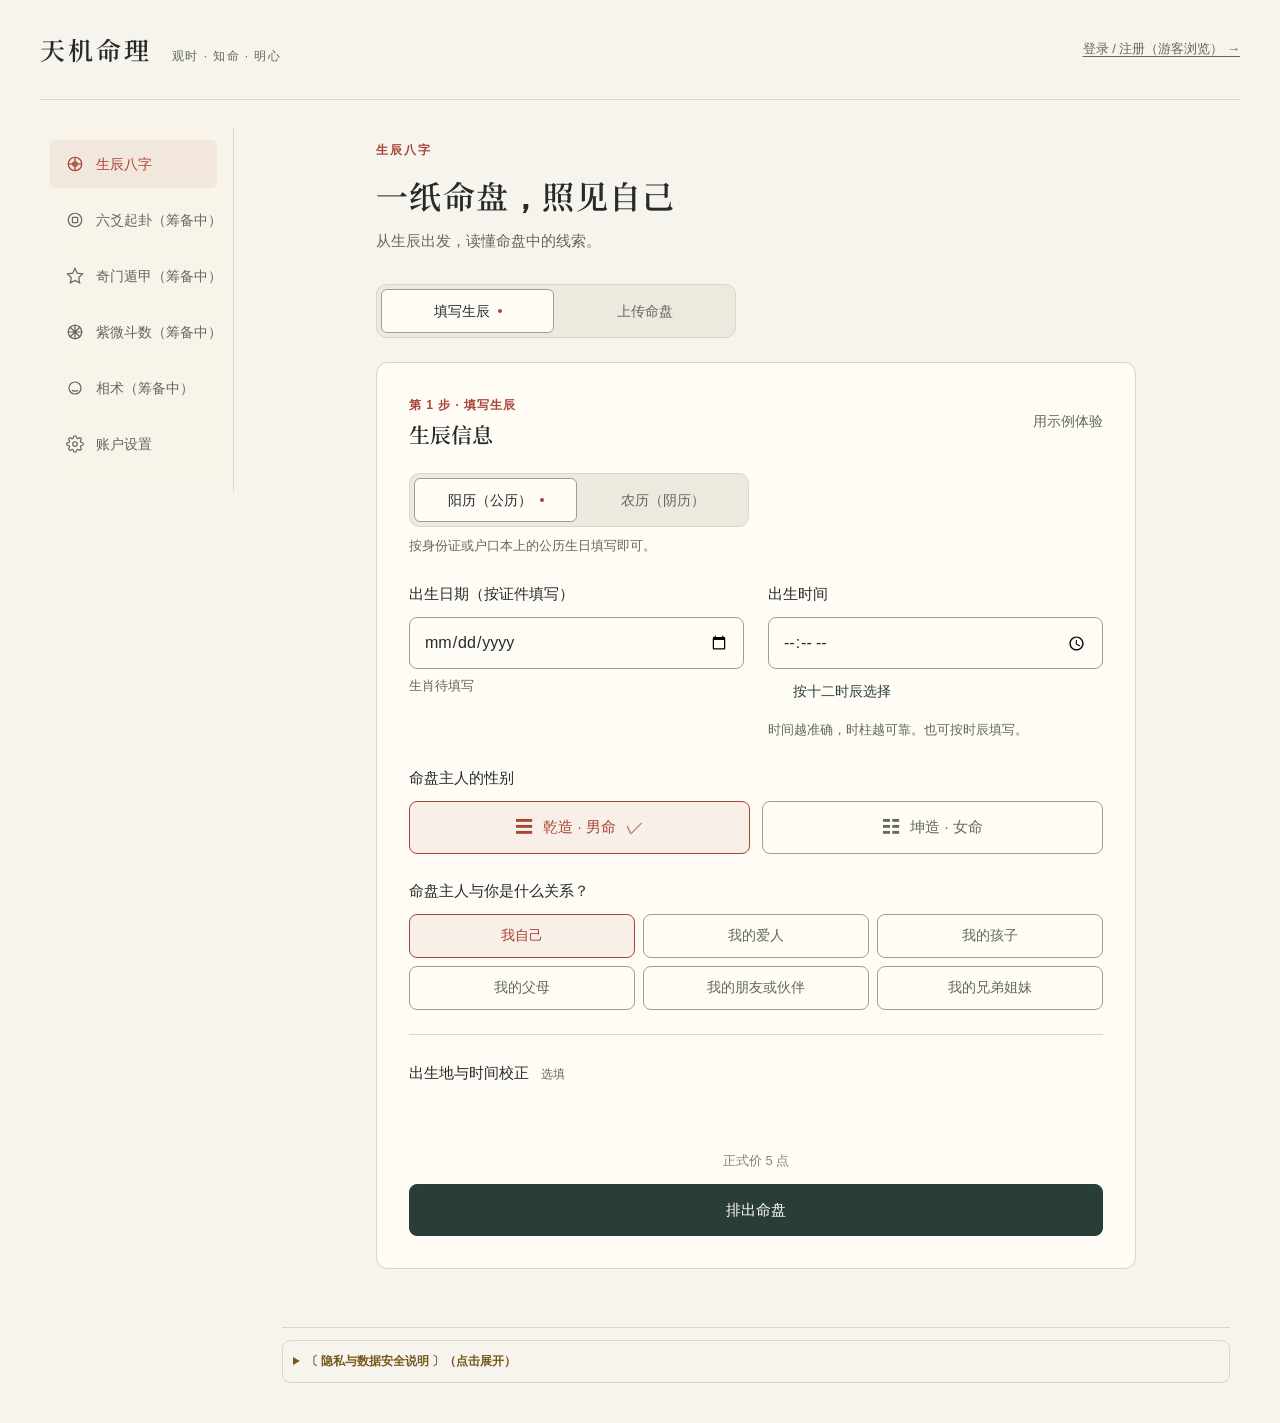
<file: index.html>
<!DOCTYPE html>
<html lang="zh-CN">
<head>
<meta charset="utf-8">
<script>
// Public GitHub Pages audit shell: static UI + remote test API.
window.__TJ_PAGES_AUDIT__ = true;
window.__TJ_API_ORIGIN__ = 'https://8zhi.ccwu.cc';
window.__TJ_SOURCE_COMMIT__ = 'a453a2201d939124bda7d1c147fd1503a6dccc39';
(function () {
  var apiOrigin = window.__TJ_API_ORIGIN__;
  var nativeFetch = window.fetch.bind(window);
  function apiUrl(input) {
    var raw = input && typeof input === 'object' && input.url ? input.url : String(input || '');
    if (raw.indexOf('/api/') !== 0) return null;
    return apiOrigin + raw;
  }
  window.fetch = function (input, init) {
    var target = apiUrl(input);
    if (target) {
      if (typeof Request !== 'undefined' && input instanceof Request) {
        return nativeFetch(new Request(target, input), init);
      }
      return nativeFetch(target, init);
    }
    return nativeFetch(input, init);
  };
}());
</script>

<meta name="application-version" content="3.1.5">
<link rel="stylesheet" href="./css/fonts.css?v=ux-4">
  <!-- 宋体标题与系统无衬线正文；仅加载使用的字重 -->
<script src="./js/appearance.js?v=ux-4"></script>

<meta name="viewport" content="width=device-width, initial-scale=1, viewport-fit=cover">
<meta name="theme-color" content="#F7F4ED">
<meta name="apple-mobile-web-app-capable" content="yes">
<meta name="apple-mobile-web-app-status-bar-style" content="black-translucent">
<link rel="apple-touch-icon" sizes="180x180" href="./icons/apple-touch-icon.png?v=3.1.5">
<link rel="manifest" href="./manifest.webmanifest?v=3.1.5">
<link rel="icon" type="image/png" sizes="32x32" href="./icons/favicon-32.png?v=3.1.5">
<link rel="icon" type="image/png" sizes="16x16" href="./icons/favicon-16.png?v=3.1.5">
<link rel="shortcut icon" href="./favicon.ico?v=3.1.5">
<title>天机命理 · 命理解读</title>
<style>
@layer legacy, components, shell, pages, responsive;
[hidden] { display:none !important; }
.ii-presets .pg-scroll { display:flex; flex-wrap:wrap; overflow:visible; }
.ii-presets .preset { white-space:normal; overflow-wrap:anywhere; min-width:0; }
@media (max-width:600px) {
  #presets, #presets .preset-group, #presets .pg-scroll,
  .ii-presets, .ii-presets .preset-group, .ii-presets .pg-scroll { min-width:0; max-width:100%; box-sizing:border-box; }
  #presets .pg-scroll, .ii-presets .pg-scroll { display:flex; flex-wrap:wrap; overflow:visible; gap:8px; }
  #presets .preset, .ii-presets .preset { flex:1 1 calc(50% - 4px); min-width:0; white-space:normal; overflow-wrap:anywhere; }
  .ask-send { min-width:0; }
}
</style>
<link rel="stylesheet" href="./css/tokens.css?v=ux-4">
<link rel="stylesheet" href="./css/modules.css?v=ux-4">
<link rel="stylesheet" href="./css/pages.css?v=ux-4">
<link rel="stylesheet" href="./css/app-shell.css?v=ux-4">
<link rel="stylesheet" href="./css/components.css?v=ux-4">
<link rel="stylesheet" href="./css/mobile.css?v=ux-4">

</head>
<body>
  <!-- 登录门：默认走长期设备会话；Passkey 和本机设备密钥由后台自动选择。 -->
  <div id="auth-gate">
    <div class="auth-card">
      <button type="button" id="auth-close" class="auth-close" aria-label="关闭登录窗口" onclick="closeAuthGate()">×</button>
      <h1>天机命理</h1>
      <p class="auth-sub">打开后会优先恢复本机安全会话；首次使用只需点击创建本机账户，不需要手机号、恢复码或 Google 账号。</p>
      <div id="device-auth-actions" class="device-auth-actions">
        <button type="button" class="btn-primary auth-btn" id="device-login-btn" onclick="deviceQuickLogin()">安全登录</button>
        <button type="button" class="btn-secondary auth-btn" id="device-create-btn" onclick="deviceCreateAccount()">首次使用，创建本机账户</button>
        <button type="button" class="btn-tertiary auth-btn" id="device-recover-btn" onclick="showRecoveryAuth()">换手机 / 恢复原账户</button>
        <p class="device-auth-hint">系统会优先使用设备认证；如果当前浏览器没有可用 Passkey，会自动使用本机设备密钥。首次使用不需要填写恢复码，服务器不接触指纹、人脸或 PIN。</p>
        <div id="device-auth-error" class="auth-error" role="alert" aria-live="assertive"></div>
      </div>
      <div id="password-auth-panel" hidden>
        <div class="migration-auth-panel">
          <button type="button" class="btn-secondary auth-btn" onclick="startDeviceTransfer()">从旧设备扫码恢复</button>
          <div id="auth-transfer-box" hidden>
            <img id="auth-transfer-qr" alt="换机授权二维码" style="display:block;width:220px;height:220px;margin:12px auto;image-rendering:auto;">
            <p id="auth-transfer-status" class="device-auth-hint" aria-live="polite">请用已登录的旧设备扫描此二维码并确认。</p>
            <button type="button" class="btn-tertiary auth-btn" onclick="cancelDeviceTransfer()">取消</button>
          </div>
          <label for="auth-recovery-code">离线恢复码</label>
          <input id="auth-recovery-code" type="text" placeholder="例如 TJ-7M4Q-X82P-VD9N…" autocomplete="one-time-code">
          <button type="button" class="btn-secondary auth-btn" onclick="claimRecoveryCode()">使用恢复码</button>
          <p class="device-auth-hint">恢复成功后，本设备会生成新的安全凭据；恢复码每个只能使用一次。</p>
          <details style="margin-top:10px"><summary>已有旧版迁移码</summary>
            <label for="auth-migration-code">旧设备迁移码</label>
            <input id="auth-migration-code" type="text" placeholder="例如 TJ-……" autocomplete="one-time-code">
            <button type="button" class="btn-tertiary auth-btn" onclick="claimDeviceMigration()">使用旧版迁移码</button>
          </details>
        </div>
        <div class="auth-divider">或使用已有账号密码</div>
        <div class="auth-tabs">
          <button type="button" id="tab-login" class="active" onclick="switchAuth('login')">登录</button>
          <button type="button" id="tab-register" onclick="switchAuth('register')">注册</button>
        </div>
        <div id="auth-error" class="auth-error" role="alert" aria-live="assertive"></div>
        <label for="auth-user">用户名</label>
        <input id="auth-user" type="text" placeholder="用户名" autocomplete="username">
        <label for="auth-pass">密码</label>
        <input id="auth-pass" type="password" placeholder="密码" autocomplete="current-password" onkeydown="if(event.key==='Enter')submitAuth()">
        <label id="auth-invite-label" for="auth-invite" style="display:none">邀请码（可选）</label>
        <input id="auth-invite" type="text" placeholder="有朋友邀请？填写邀请码" autocomplete="off" style="display:none">
        <button type="button" class="btn-primary auth-btn" id="auth-submit" onclick="submitAuth()">登录</button>
        <button type="button" class="btn-tertiary auth-btn" onclick="showDeviceAuth()">返回本机登录</button>
      </div>
      <div id="recovery-codes-panel" hidden>
        <h2 style="margin:0 0 8px">账户恢复码（可选）</h2>
        <p class="device-auth-hint">日常使用不需要恢复码。只有在账户安全设置中主动准备时才会显示；每个恢复码只能使用一次，请保存到安全位置。</p>
        <pre id="recovery-codes-list" style="white-space:pre-wrap;user-select:all;padding:12px;background:#f5f0e6;border-radius:8px;line-height:1.8"></pre>
        <button type="button" class="btn-primary auth-btn" onclick="finishRecoveryCodes()">完成</button>
      </div>
    </div>
  </div>

  <!-- 离线状态提示条 -->
  <div id="offline-banner" class="offline-banner" role="alert">
    <span>〔 离线提示 〕当前处于离线状态，可查看已加载结构，网络恢复后将自动重连。</span>
  </div>

  <!-- PWA 安装与更新横幅 -->
  <div id="pwa-install-banner" class="pwa-install-prompt" role="dialog" aria-label="安装应用">
    <div><strong>添加到手机主屏</strong><div style="font-size:13px;color:var(--color-text-muted);">获得更流畅的单手操作与全屏体验</div></div>
    <div style="display:flex;gap:8px;">
      <button type="button" class="btn btn-primary btn-sm" id="pwa-install-btn">立即添加</button>
      <button type="button" class="btn btn-tertiary btn-sm" id="pwa-install-close">忽略</button>
    </div>
  </div>
  <div id="pwa-update-banner" class="pwa-update-prompt" role="status" aria-live="polite" aria-atomic="true">
    <div><strong>发现新版本</strong><div style="font-size:13px;color:var(--color-text-muted);">有新的功能与体验优化可用</div></div>
    <div class="pwa-update-actions">
      <button type="button" class="btn btn-tertiary btn-sm" id="pwa-update-later">稍后</button>
      <button type="button" class="btn btn-primary btn-sm" id="pwa-update-btn">立即更新</button>
    </div>
  </div>

  <header class="app-header">
    <div class="brand-lockup"><span class="app-title">天机命理</span><span class="brand-caption">观时 · 知命 · 明心</span></div>
    <div class="header-right">
      <details class="account-menu" id="account-menu">
        <summary aria-label="打开账户菜单"><span class="app-user" id="app-user"></span><span id="app-message-badge" class="settings-unread-badge" hidden aria-label="未读消息"></span></summary>
        <div class="account-menu-panel">
          <strong>我的账户</strong>
          <label for="account-reminder-time">早间提醒 <input id="account-reminder-time" type="time" value="07:30"></label>
        <button type="button" id="account-reminder-toggle" class="btn-warning">开启早间提醒</button>
        <button type="button" class="btn-tertiary" onclick="openSettingsPage()">进入账户设置</button>
          <p>允许后，系统会按这个时间提醒你查看今日运势；提醒是否送达取决于浏览器通知权限和设备设置。</p>
        </div>
      </details>
      <button class="btn-logout" id="logout-btn" onclick="logout()" style="display:none">退出</button>
    </div>
  </header>

  <div id="service-status" class="service-status" role="status" aria-live="polite" hidden></div>

  <div id="app-main" class="hide">
  <div id="error-zone" class="guard" role="alert" aria-live="assertive"></div>

  <nav class="tabbar" id="tabbar" role="tablist" aria-label="命理模块切换">
    <button type="button" class="tabbar-item" id="tab-bazi" role="tab" aria-controls="bazi-zone" aria-selected="false" data-tab="bazi">
      <svg viewBox="0 0 24 24" width="16" height="16" fill="none" stroke="currentColor" stroke-width="1.5"><circle cx="12" cy="12" r="9"/><circle cx="12" cy="12" r="3"/><line x1="12" y1="3" x2="12" y2="21"/><line x1="3" y1="12" x2="21" y2="12"/></svg>
      <span>生辰八字</span>
    </button>
    <button type="button" class="tabbar-item" id="tab-liuyao" role="tab" aria-controls="liuyao-zone" aria-selected="false" data-tab="liuyao">
      <svg viewBox="0 0 24 24" width="16" height="16" fill="none" stroke="currentColor" stroke-width="1.5"><circle cx="12" cy="12" r="9"/><rect x="8.5" y="8.5" width="7" height="7" rx="1"/></svg>
      <span>六爻起卦</span>
    </button>
    <button type="button" class="tabbar-item" id="tab-qimen" role="tab" aria-controls="qimen-zone" aria-selected="false" data-tab="qimen">
      <svg viewBox="0 0 24 24" width="16" height="16" fill="none" stroke="currentColor" stroke-width="1.5"><polygon points="12 2 15.09 8.26 22 9.27 17 14.14 18.18 21.02 12 17.77 5.82 21.02 7 14.14 2 9.27 8.91 8.26 12 2"/></svg>
      <span>奇门遁甲</span>
    </button>
    <button type="button" class="tabbar-item" id="tab-ziwei" role="tab" aria-controls="ziwei-zone" aria-selected="false" data-tab="ziwei">
      <svg viewBox="0 0 24 24" width="16" height="16" fill="none" stroke="currentColor" stroke-width="1.5"><circle cx="12" cy="12" r="9"/><path d="M12 2v20M2 12h20M4.93 4.93l14.14 14.14M4.93 19.07l14.14-14.14"/></svg>
      <span>紫微斗数</span>
    </button>
    <button type="button" class="tabbar-item" id="tab-xiang" role="tab" aria-controls="xiang-zone" aria-selected="false" data-tab="xiang">
      <svg viewBox="0 0 24 24" width="16" height="16" fill="none" stroke="currentColor" stroke-width="1.5"><circle cx="12" cy="12" r="8"/><path d="M9 10h.01M15 10h.01M8 15c1.5 1.5 6.5 1.5 8 0"/></svg>
      <span>相术</span>
    </button>
    <button type="button" class="tabbar-item" id="tab-daily" role="tab" aria-controls="daily-zone" aria-selected="false" data-tab="daily">
      <svg viewBox="0 0 24 24" width="16" height="16" fill="none" stroke="currentColor" stroke-width="1.5"><rect x="3" y="4" width="18" height="17" rx="2"/><line x1="16" y1="2" x2="16" y2="6"/><line x1="8" y1="2" x2="8" y2="6"/><line x1="3" y1="10" x2="21" y2="10"/><circle cx="12" cy="15" r="2"/></svg>
      <span>每日运势</span>
    </button>
    <button type="button" class="tabbar-item" id="tab-settings" role="tab" aria-controls="settings-zone" aria-selected="false" data-tab="settings">
      <svg viewBox="0 0 24 24" width="16" height="16" fill="none" stroke="currentColor" stroke-width="1.5"><circle cx="12" cy="12" r="3"/><path d="M19.4 15a1.65 1.65 0 0 0 .33 1.82l.06.06a2 2 0 0 1 0 2.83 2 2 0 0 1-2.83 0l-.06-.06a1.65 1.65 0 0 0-1.82-.33 1.65 1.65 0 0 0-1 1.51V21a2 2 0 0 1-2 2 2 2 0 0 1-2-2v-.09A1.65 1.65 0 0 0 9 19.4a1.65 1.65 0 0 0-1.82.33l-.06.06a2 2 0 0 1-2.83 0 2 2 0 0 1 0-2.83l.06-.06a1.65 1.65 0 0 0 .33-1.82 1.65 1.65 0 0 0-1.51-1H3a2 2 0 0 1-2-2 2 2 0 0 1 2-2h.09A1.65 1.65 0 0 0 4.6 9a1.65 1.65 0 0 0-.33-1.82l-.06-.06a2 2 0 0 1 0-2.83 2 2 0 0 1 2.83 0l.06.06a1.65 1.65 0 0 0 1.82.33H9a1.65 1.65 0 0 0 1-1.51V3a2 2 0 0 1 2-2 2 2 0 0 1 2 2v.09a1.65 1.65 0 0 0 1 1.51 1.65 1.65 0 0 0 1.82-.33l.06-.06a2 2 0 0 1 2.83 0 2 2 0 0 1 0 2.83l-.06.06a1.65 1.65 0 0 0-.33 1.82V9a1.65 1.65 0 0 0 1.51 1H21a2 2 0 0 1 2 2 2 2 0 0 1-2 2h-.09a1.65 1.65 0 0 0-1.51 1z"/></svg>
      <span>账户设置</span>
    </button>
  </nav>

  <div class="modpanel" id="bazi-zone" role="tabpanel" aria-labelledby="tab-bazi">
    <div class="page-heading"><p class="page-kicker">生辰八字</p><h1>一纸命盘，照见自己</h1><p class="page-intro">从生辰出发，读懂命盘中的线索。</p></div>
    <div class="mode-switch" role="group" aria-label="排盘方式">
    <button type="button" class="mode-tab is-active" data-mode="input" aria-pressed="true" onclick="switchMode('input')">填写生辰</button>
    <button type="button" class="mode-tab" data-mode="upload" aria-pressed="false" onclick="switchMode('upload')">上传命盘</button>
  </div>

  <!-- 八字首页移动端主操作：命盘按钮离开首屏时在表单前提供快捷入口。 -->
  <div id="mobile-bazi-action" class="mobile-primary-action" hidden aria-label="八字主操作">
    <span class="mobile-primary-action-label">完成填写后生成命盘</span>
    <button type="button" id="mobile-bazi-action-btn" class="btn-primary" aria-label="排出命盘">排出命盘</button>
  </div>
<div id="mode-upload" style="display:none">
<div class="image-interpret" id="image-interpret">
    <div class="ii-title">上传命盘图</div>
    <div class="ii-hint">支持朋友/家人发来的命盘截图（四柱排盘图）。上传后由后台大模型看图解读。</div>
    <div class="subject-select" id="upload-subject-select" role="group" aria-label="命盘主人与你是什么关系？">
      <div class="ss-title">命盘主人与你是什么关系？</div>
      <div class="ss-row">
        <button type="button" class="ss-btn is-active" aria-pressed="true" data-sub="self" onclick="selectSubject('self')">我自己</button>
        <button type="button" class="ss-btn" aria-pressed="false" data-sub="spouse" onclick="selectSubject('spouse')">我的爱人</button>
        <button type="button" class="ss-btn" aria-pressed="false" data-sub="child" onclick="selectSubject('child')">我的孩子</button>
      </div>
      <div class="ss-row">
        <button type="button" class="ss-btn" aria-pressed="false" data-sub="parent" onclick="selectSubject('parent')">我的父母</button>
        <button type="button" class="ss-btn" aria-pressed="false" data-sub="partner" onclick="selectSubject('partner')">我的朋友或伙伴</button>
        <button type="button" class="ss-btn" aria-pressed="false" data-sub="sibling" onclick="selectSubject('sibling')">我的兄弟姐妹</button>
      </div>
    </div>
    <div class="ii-row">
      <label class="ii-file-btn" for="ii-file" role="button" tabindex="0" aria-label="选择命盘图片">
        选择图片
        <span class="ii-fname" id="ii-fname">未选择图片</span>
        <input type="file" id="ii-file" accept="image/jpeg,image/png,image/webp" aria-label="选择命盘图片文件" hidden>
      </label>
      <button type="button" class="ii-btn ii-stage1" id="ii-stage1-btn" onclick="iiStage1()">识别图片</button>
    </div>
    <div class="ii-preview" id="ii-preview"></div>
    <!-- 状态2-A：非命盘拦截警告 -->
    <div class="ii-warn" id="ii-warn" hidden>
      <div class="ii-warn-title">〔 识别失败 〕未识别到有效的八字命盘</div>
      <div class="ii-warn-body" id="ii-warn-body">系统提示：此图片未包含八字命盘或文字模糊无法辨识。</div>
      <div class="ii-warn-actions">
        <button type="button" class="ii-btn ghost" onclick="iiReset()">重新上传命盘截图</button>
        <button type="button" class="ii-btn ghost" onclick="switchMode('input')">改为手动输入生辰</button>
      </div>
    </div>
    <!-- 状态2-B：识别成功核对卡 -->
    <div class="ii-confirm" id="ii-confirm" hidden>
      <div class="ii-confirm-title">〔 识别完成 〕命盘信息识别成功（请核对）</div>
      <div class="ii-pillars" id="ii-pillars"></div>
      <div class="ii-gender" id="ii-gender"></div>
      <div class="ii-rescue" id="ii-rescue" hidden></div>
      <button type="button" class="ii-btn ii-confirm-btn" id="ii-confirm-btn" onclick="iiStage2()">确认信息无误，生成命盘与解读（正式价 4 点）</button>
      <div class="ii-confirm-actions">
        <button type="button" class="ii-btn ghost" onclick="iiReset()">识别有误？重新上传</button>
        <button type="button" class="ii-btn ghost" onclick="switchMode('input')">转为手动精细调整</button>
      </div>
    </div>
    <div class="ii-result" id="ii-result"></div>
  </div>

  </div>

<div class="card flow-bazi mode-panel" id="profile-card">
    <div class="form-heading"><div class="form-heading-title"><span class="flow-step-label">第 1 步 · 填写生辰</span><h2>生辰信息</h2></div><button type="button" class="sample-aux-link" id="sample" aria-label="用一组示例体验">用示例体验</button></div>
    <div class="seg-switch" id="cal-switch" role="tablist" aria-label="历法选择">
      <button type="button" role="tab" aria-selected="true" class="is-active" data-cal="solar" onclick="setCal('solar')">阳历（公历）</button>
      <button type="button" role="tab" aria-selected="false" data-cal="lunar" onclick="setCal('lunar')">农历（阴历）</button>
    </div>
    <div class="cal-hint" id="cal-hint">按身份证或户口本上的公历生日填写即可。</div>
    <div class="form-row date-time-row">
      <div class="dt-cell">
        <label for="bdate">出生日期</label>
        <div class="dt-input-row">
          <input id="bdate" type="date" value="" placeholder="请选择出生日期" autocomplete="bday">
          <span class="zodiac-tag" id="zodiac">生肖待填写</span>
        </div>
        <span id="bdate-error" class="field-error" role="alert" aria-live="polite"></span>
        <label class="lunar-leap-control lunar-only" for="leapmonth" style="display:none;"><input id="leapmonth" type="checkbox">这是闰月</label>
      </div>
      <div class="dt-cell">
        <label for="btime">出生时间</label>
        <input id="btime" type="time" value="" aria-describedby="time-sub" autocomplete="off">
        <button type="button" class="time-trigger-link" id="time-trigger" aria-haspopup="dialog" onclick="openTimeModal()"><svg viewBox="0 0 24 24" width="13" height="13" fill="none" stroke="currentColor" stroke-width="1.8" style="vertical-align:-1px;margin-right:4px;"><circle cx="12" cy="12" r="9"/><polyline points="12 7 12 12 15 15"/></svg>按十二时辰选择</button>
        <span class="time-exact-hint">时间越准确，时柱越可靠。也可按时辰填写。</span>
        <span id="time-boundary-note" class="guard" hidden style="display:block;margin-top:5px;">这是 23:00—00:59 的换日边界时间；请在出生地校正设置中确认采用“当天”还是“次日”口径。</span>
        <span id="btime-error" class="field-error" role="alert" aria-live="polite"></span>
      </div>
    </div>
    <div class="form-row">
      <label for="gender">命盘主人的性别</label>
      <select id="gender" aria-label="命盘主人的性别" style="display:none"><option value="male">男</option><option value="female">女</option><option value="unknown">未知</option></select>
      <div class="gender-big" id="gender-big" role="group" aria-label="命盘主人性别选择">
        <button type="button" class="gender-btn is-active" aria-pressed="true" data-g="male" onclick="setGender('male')">
          <span class="gender-sym">☰</span>
          <span>乾造 · 男命</span>
        </button>
        <button type="button" class="gender-btn" aria-pressed="false" data-g="female" onclick="setGender('female')">
          <span class="gender-sym">☷</span>
          <span>坤造 · 女命</span>
        </button>
      </div>
    </div>
    <div class="subject-select" id="subject-select" role="group" aria-label="命盘主人与你是什么关系？">
      <div class="ss-title">命盘主人与你是什么关系？</div>
      <div class="ss-row">
        <button type="button" class="ss-btn is-active" aria-pressed="true" data-sub="self" onclick="selectSubject('self')">我自己</button>
        <button type="button" class="ss-btn" aria-pressed="false" data-sub="spouse" onclick="selectSubject('spouse')">我的爱人</button>
        <button type="button" class="ss-btn" aria-pressed="false" data-sub="child" onclick="selectSubject('child')">我的孩子</button>
      </div>
      <div class="ss-row">
        <button type="button" class="ss-btn" aria-pressed="false" data-sub="parent" onclick="selectSubject('parent')">我的父母</button>
        <button type="button" class="ss-btn" aria-pressed="false" data-sub="partner" onclick="selectSubject('partner')">我的朋友或伙伴</button>
        <button type="button" class="ss-btn" aria-pressed="false" data-sub="sibling" onclick="selectSubject('sibling')">我的兄弟姐妹</button>
      </div>
    </div>
    <details class="advanced-details">
      <summary>出生地与时间校正 <span class="optional-label">选填</span></summary>
      <div class="row">
        <div><label for="name">称呼</label><input id="name" placeholder="例如：张先生"></div>
        <div><label for="city">出生城市 <span class="qm-help" tabindex="0" aria-label="说明">?<span class="qm-pop">填写出生城市后，会按城市经度、出生日期和所选时区计算当地视太阳时；出生时区只决定钟表时间对应的真实时刻。校正结果仅用于本地排盘，不进日志或模型。不填写城市时，不做经度校正，仍按所选出生时区排盘。</span></span></label><input id="city" placeholder="例如：沈阳"></div>
        <div><label for="locprec">地点精度</label><select id="locprec"><option value="unknown">不提供</option><option value="city" selected>城市级</option><option value="region">地区级</option></select></div>
        <div><label for="tz">出生时区</label><select id="tz" aria-describedby="tz-hint"><optgroup label="按城市历史规则（推荐）"><option value="Asia/Shanghai" selected>中国标准时间（含历史规则）</option><option value="Asia/Tokyo">日本时间</option><option value="Asia/Seoul">韩国时间</option><option value="Asia/Kolkata">印度时间</option><option value="UTC">世界时 UTC</option><option value="America/New_York">北美东部时间</option><option value="America/Los_Angeles">北美西部时间</option></optgroup><optgroup label="固定时差（兼容旧资料）"><option value="+08:00">固定东八区</option><option value="+09:00">固定东九区</option><option value="+05:30">固定东五区半</option><option value="+00:00">固定世界时</option><option value="-05:00">固定西五区</option><option value="-08:00">固定西八区</option></optgroup></select><span id="tz-hint" class="hint">请填写出生地当时使用的当地时区；系统按出生日期恢复历史时差和夏令时。</span></div>
        <div><label for="bunk">出生时间精度</label><select id="bunk"><option value="exact">精确到分钟</option><option value="shichen_only">只知道时辰（按时辰中点）</option><option value="approximate">大约时间（填写起止范围）</option><option value="true">未知（仅按三柱参考）</option></select></div>
        <div id="approx-time-range" hidden><label>大约时间范围</label><div class="time-range-fields"><input id="btime-start" type="time" aria-label="大约出生时间起点"><span>至</span><input id="btime-end" type="time" aria-label="大约出生时间终点"></div><span class="hint">范围若跨越两个时辰，系统会提示可能有多张命盘，不会替你任选。</span></div>
        <div><label for="day-boundary">23点换日口径</label><select id="day-boundary" aria-describedby="day-boundary-hint"><option value="same_day_at_23" selected>23:00 仍算当天</option><option value="next_day_at_23">23:00 起算次日</option></select><span id="day-boundary-hint" class="hint">23:00—00:59 会按此口径生成命盘；结果会记录所用规则。</span></div>
      </div>
    </details>
  </div>

  <div class="card flow-bazi mode-panel" id="profile-actions-card">
    <div id="rel-panel" hidden>
      <details class="advanced-details" style="margin-top:0;border-top:0;padding-top:0;">
        <summary id="rel-summary" aria-controls="rels">需要看与家人的关系？（可选）</summary>
        <div class="rel-editor-intro" style="margin:8px 0;color:#6f6556;font-size:13px;line-height:1.6;">
          可先生成本命盘，再单独录入家人或伴侣资料。只有明确选择“参与合参”且资料完整的人，才会独立排盘并出现在结果中。
        </div>
        <button type="button" class="sm ghost dashed-btn" id="add-rel-inline">＋ 添加关联人物资料</button>
        <div id="rels"></div>
      </details>

      </div>

  
  <div class="row flow-bazi" id="profile-actions">
    <p id="profile-cost" class="cost-inline" data-cost-module="bazi">正式价 5 点</p>
    <button type="button" id="gen" class="btn-brand btn-primary" aria-label="排出命盘" aria-describedby="profile-cost">排出命盘</button>
  </div>
  <div id="preview-zone" class="muted flow-bazi" style="white-space:pre-wrap;"></div>

  <div class="card flow-bazi" id="chart-zone-card" style="display:none;" tabindex="-1">
    <div class="result-flow-heading">
      <div><span class="flow-step-label">第 2 步 · 命盘已生成</span><h3><span data-subject-title>您的命盘</span> <span class="subject-badge" id="subject-badge" style="display:none;"></span></h3></div>
      <button type="button" class="btn-tertiary result-next-action" onclick="focusBaziTopics()">下一步：选择想看的主题</button>
    </div>
    <p class="result-flow-hint">先看命盘结论与底盘；看完后继续到下方选择最关心的主题，再生成白话解读。</p>
  <div id="chart-zone"><div class="empty">尚未生成命盘。填写资料并点击「排出命盘」后，这里会显示八字四柱、十神、五行、大运等。</div></div>
  <div class="row" style="gap:10px;margin:8px 0;">
    <button class="sm ghost" onclick="exportData('txt')" aria-label="下载命盘文本">⬇ 下载文本</button>
    <button class="sm ghost" onclick="saveChartImage()" aria-label="保存命盘图（PNG或SVG）">存为命盘图卷</button>
  </div>
    
  </div>
  </div>

<div id="related-zone"></div>
  <div id="tg-pop" class="pop hidden"></div>
  </div>
  <!-- ask-zone（接下来想看什么）已移至 #result 之后，确保基本命盘解读完成后再出现 -->

  <!-- 整体命盘概览常驻区：生成即渲染，点选具体主题解读时不会被覆盖 -->
  <div id="overview-pinned" class="flow-bazi" style="display:none;" aria-label="整体命盘概览（常驻）"></div>

  <!-- 接下来想看什么（在基本命盘解读之后出现） -->
  <div class="card flow-bazi" id="ask-zone" tabindex="-1">
    <div class="flow-step-label">第 3 步 · 选择主题并生成解读</div>
    <h3 style="display:flex;align-items:center;justify-content:space-between;gap:10px;">
      <span>你想先问哪一件事？</span>
      <a href="#" class="mini-link" id="overview-btn" aria-label="回到顶部整体命盘概览">回看整体命盘</a>
    </h3>
    <div class="muted" style="margin-bottom:6px;">点一个具体主题或直接输入问题；选择主题后点击「生成这条解读」查看白话解读。输出会先给结论，再说明盘面依据和现实落点。</div>
    <div id="age-scope-note" class="guard" hidden style="margin:6px 0;" role="note"></div>
    <div id="presets">
      <div class="preset-group">
        <div class="pg-title">〔 先看命盘底色 〕</div>
        <div class="pg-scroll">
          <button class="preset" data-q="我是什么命？命好不好？" aria-label="查看格局、旺衰、用神喜忌和现实落点">格局·用神</button>
        </div>
      </div>
      <div class="preset-group">
        <div class="pg-title">〔 工作与钱 〕</div>
        <div class="pg-scroll">
          <button class="preset" data-q="我适合干啥工作？能自己创业不？" data-age-scope="working" aria-label="查看事业行业、岗位、路线和近三年节奏">事业·方向</button>
          <button class="preset" data-q="我财运咋样？能不能存住钱？" data-age-scope="adult" aria-label="查看收入来源、现金流、留财和年份节奏">财运·现金流</button>
          <button class="preset" data-q="我贵人运咋样？啥时候能升？" data-age-scope="working" aria-label="查看职场上级、平台、贵人和近三年节奏">职场·贵人</button>
          <button class="preset" data-q="我适合咋学？考试运咋样？" data-age-scope="learning" aria-label="查看学习方式、考试节奏和适合方向">学习·考试</button>
        </div>
      </div>
      <div class="preset-group">
        <div class="pg-title">〔 关系与家庭 〕</div>
        <div class="pg-scroll">
          <button class="preset" data-q="我适合找啥样的对象？啥时候能结婚？" data-age-scope="adult" aria-label="查看伴侣画像、关系模式和近三年婚恋节奏">婚姻·伴侣</button>
          <button class="preset" data-q="我儿女缘咋样？会有几个孩子？" data-age-scope="adult" aria-label="查看子女缘分、亲子模式和子女主题">子女·缘分</button>
          <button class="preset" data-q="我和爸妈关系咋样？我妈总管我咋办？" aria-label="查看父母相处模式、责任边界和近年变化">父母·相处</button>
          <button class="preset" data-q="我和兄弟朋友处得咋样？" aria-label="查看同辈关系、合作边界和资源分配">同辈·关系</button>
          <button class="preset" data-q="我桃花运咋样？啥时候能脱单？" data-age-scope="adult" aria-label="查看桃花机会来源和近三年关系变化">桃花·机会</button>
        </div>
      </div>
      <div class="preset-group">
        <div class="pg-title">〔 身心与环境 〕</div>
        <div class="pg-scroll">
          <button class="preset" data-q="我身体要注意啥？最近老觉得累" aria-label="查看身心状态倾向和日常节奏">身心·状态</button>
          <button class="preset" data-q="我适合搬家吗？去外地发展好不好？" aria-label="查看迁居可能性和适合的环境">迁居·环境</button>
        </div>
      </div>
    </div>
    <div class="ask-box">
      <label for="question" class="sr-only">输入你想问的具体问题</label>
      <textarea id="question" placeholder="比如：我近三年适合换工作吗？／能有几个孩子？（也可点击上方主题）"></textarea>
      <button type="button" id="ask" class="ask-send btn-primary" aria-label="生成这条主题解读"><span class="ask-main">生成这条解读</span><span class="ask-cost cost-badge loading" data-cost-module="bazi">正式价 …点</span></button>
    </div>
  </div>

  <!-- 主题解读区：点选具体主题/输入问题后生成的解读渲染于此（在「接下来想看什么」模块下方，不覆盖常驻概览） -->
  <div id="result" class="flow-bazi" role="region" aria-live="polite" aria-label="据命盘咨询结果"></div>
  <div id="add-family-zone" class="flow-bazi" aria-label="可选的家人合盘入口"></div>

  <!-- 联合咨询属于八字建盘后的进阶入口，只在八字流程中显示。 -->
  <div class="card flow-more" id="multi-zone" hidden style="display:none;" aria-hidden="true">
    <h3>联合咨询</h3>
    <div class="muted" style="margin-bottom:6px;">一次勾选多个模块（八字 / 紫微 / 奇门 / 六爻 / 相术），各模块独立算局与典籍检索，分块并列展示；结论不跨模块静默混合。</div>
    <div class="row">
      <label style="flex:2;"><input type="checkbox" id="mm-bazi" data-module="bazi" aria-label="联合咨询包含八字（四柱）" checked> 八字（四柱）</label>
      <label style="flex:2;"><input type="checkbox" id="mm-ziwei" data-module="ziwei" aria-label="联合咨询包含紫微斗数" disabled> 紫微斗数</label>
      <label style="flex:2;"><input type="checkbox" id="mm-qimen" data-module="qimen" aria-label="联合咨询包含奇门遁甲" disabled> 奇门遁甲</label>
      <label style="flex:2;"><input type="checkbox" id="mm-liuyao" data-module="liuyao" aria-label="联合咨询包含六爻" disabled> 六爻</label>
      <label style="flex:2;"><input type="checkbox" id="mm-xiang" data-module="xiang" aria-label="联合咨询包含相术" disabled> 相术</label>
    </div>
    <div class="row" style="margin-top:8px;">
      <div style="flex:1;"><label for="mm-q">联合问题（可选）</label><input id="mm-q" placeholder="如：我的事业与财运整体如何？"></div>
      <div><label>&nbsp;</label><button type="button" id="mm-ask" class="btn-secondary" aria-label="联合咨询">联合咨询</button></div>
    </div>
    <div id="mm-result"></div>
  </div>

  <div class="card flow-method modpanel" id="liuyao-zone" data-module="liuyao" role="tabpanel" aria-labelledby="tab-liuyao">
    <h3>六爻起卦（周易筮法）</h3>
    <div class="muted" style="margin-bottom:6px;">铜钱摇卦 → 得本卦/变卦、六亲、世应、六神；可输入问题据卦咨询（复用同一套古籍检索与模型整理）。</div>
    <div class="liuyao-input-core">
    <div class="row">
      <div><label for="ly-method">起卦方式</label><select id="ly-method">
        <option value="coin">铜钱卦（随机）</option>
        <option value="number">数字卦（6 个 1-8）</option>
        <option value="time">时间卦</option>
      </select></div>
      <div><label for="ly-daygan">日干（起六神用，填问卦当天）<span class="qm-help" tabindex="0" aria-label="说明">?<span class="qm-pop">选择<b>你问卦/起卦当天</b>的日干（不是出生日）。可查当天老黄历的日干支；六神按日干起贵人，只修饰爻辞吉凶，<b>不影响卦象</b>。</span></span></label><select id="ly-daygan"><option value="0">甲</option><option value="1">乙</option><option value="2">丙</option><option value="3">丁</option><option value="4">戊</option><option value="5">己</option><option value="6">庚</option><option value="7">辛</option><option value="8">壬</option><option value="9">癸</option></select></div>
      <div><label for="ly-rqtime">问事时间（算月建/日辰，定旺衰）<span class="qm-help" tabindex="0" aria-label="说明">?<span class="qm-pop">填你<b>起念问事</b>的日期（默认今天）。用于推算<b>月建</b>（问事月地支）与<b>日辰</b>（日地支），这是六爻旺衰的时空基准：月建定长期旺衰，日建定短期生克与暗动。不填则按当天算。</span></span></label><input id="ly-rqtime" type="date"></div>
    </div>
    <details class="liuyao-method-help">
      <summary><b>如何选择起卦方式？</b><span>只想快速看趋势，直接用默认铜钱卦</span></summary>
      <div class="module-help-body"><b>三种起卦方式有什么不同？该怎么选？</b><br>
      · <b>铜钱卦（亲手摇六次）</b>：最传统。点「摇一摇」模拟三枚铜钱落地、连摇六次，每次的背面数决定一爻（<b>0 背=老阴·变、1 背=少阴、2 背=少阳、3 背=老阳·变</b>，背面为阳面）。由你亲手成卦。适合：心里有个问题想"问问天意"、想看当下整体运势或某件事的吉凶趋向，亲手摇更有仪式感。每次摇卦结果随机、同一时刻不同摇法卦也不同，更适合<b>萌发性地看趋势</b>，不太适合拿去复盘一件固定事件。<br>
      · <b>数字卦（填 6 个 1-8 的数字）</b>：卦由你给的数字决定（奇数为阳爻、偶数为阴爻）。适合：你手边正好有几个数字（随手想的、日期、彩票号……），想把它们"变成一卦"来问事，让卦和你当下的数字绑定、更有专属感。和铜钱卦一样"你定输入、卦随输入"，<b>同样数字得同样卦、可复现</b>。<br>
      · <b>时间卦</b>：使用问事时刻的时支与日干生成一卦，当前是<b>项目的简化时间卦原型</b>，不等同于完整梅花易数的年月日时起法。适合：你问的是一件<b>发生在具体时间点的真实事情</b>（比如"我下午三点签的合同能成吗"），想让卦和时间锚定、方便复盘。缺点是需要你填准问事时刻，严谨应用请人工复核。<br>
      <b>一句话建议</b>：只想随手摇一卦看趋势 → 选<b>铜钱卦</b>；手边有数字、想让卦和你绑定 → 选<b>数字卦</b>；问的是某件特定时刻发生的真事、想和时间挂钩 → 选<b>时间卦</b>。</div>
    </details>
    <div class="row" id="ly-extra" style="margin-top:8px;"></div>
    <div class="ly-progress" id="ly-progress"><div class="ly-step"></div><div class="ly-step"></div><div class="ly-step"></div><div class="ly-step"></div><div class="ly-step"></div><div class="ly-step"></div></div>
    <div class="row" style="margin-top:8px;">
      <div style="flex:1"><label for="ly-question">你的问题（可留空看整体卦象，也可输入具体问题据卦解卦）</label>
        <input id="ly-question" placeholder="如：我的财运如何？/ 这件事能成吗？"></div>
    </div>
    <div class="row" style="margin-top:8px; display:flex; gap:12px; align-items:center; flex-wrap:wrap;">
      <div><span class="btn-free-wrap"><button type="button" id="ly-cast" class="btn-primary" aria-label="起卦">起卦 / 重新起卦</button><span class="cost-badge loading" data-cost-module="liuyao">…点</span></span></div>
      <div><button type="button" class="btn-secondary ghost" id="ly-ask" aria-label="据卦咨询" disabled data-disabled-until-ready="1" title="请先完成起卦">据当前卦象解卦</button></div>
    </div>
    </div><!-- /.liuyao-input-core -->
    <div class="liuyao-collapsed-summary" style="display:none; padding:6px 0;"></div>

  <!-- 用神确认弹窗（意图模糊时摇卦前聚焦） -->
  <div id="ly-yong-modal" class="modal-mask" style="display:none;">
    <div class="modal-card" role="dialog" aria-modal="true" aria-labelledby="ly-yong-title">
      <h4 id="ly-yong-title">请确认所问之事的用神</h4>
      <p class="muted" style="margin:6px 0 12px;">六爻以「用神」为太极点推演成败。你的问题较宽泛，请选择最关心的用神类别，算法将据此锁定妻财/官鬼/父母/子孙/兄弟并推演。</p>
      <div id="ly-yong-opts" class="yong-opts"></div>
      <div class="row" style="margin-top:14px; display:flex; gap:10px; justify-content:flex-end;">
        <button class="ghost" id="ly-yong-cancel">取消</button>
      </div>
    </div>
  </div>

  <!-- ② 卦盘卡片（独立容器，不与输入区混排） -->
  <div class="card flow-method result-card" id="liuyao-chart" style="display:none;"></div>

  <!-- ③ 智能解卦报告卡片（独立容器，支持滚动定位） -->
  <div class="card flow-method result-card" id="liuyao-report" style="display:none;"></div>
  <div id="liuyao-result" hidden></div><!-- 兼容旧引用，渲染时拆分到上面两张卡片 -->
  </div><!-- /#liuyao-zone -->
  <div class="card flow-method modpanel" id="qimen-zone" data-module="qimen" role="tabpanel" aria-labelledby="tab-qimen">
    <h3>奇门遁甲（时家奇门 · 转盘法）</h3>
    <div class="muted" style="margin-bottom:6px;">按问事时间排出奇门局（九宫/八门/九星/八神/值符值使/用神），可输入问题据局咨询（复用同一套古籍检索与模型整理）。</div>
    <div class="module-input-panel" id="qm-input-panel">
    <div class="row module-form-grid qimen-form-grid">
      <div><label for="qm-time">问事时间</label><div class="qm-time-row"><input id="qm-time" type="datetime-local" required aria-describedby="qm-time-hint"><button type="button" class="btn-ghost btn-small" id="qm-now">用当前时间</button></div><div id="qm-time-hint" class="hint">请填写到小时和分钟；也可以点“用当前时间”自动填入。</div></div>
      <div><label for="qm-location">问事地（可选，按经度校太阳时）</label><input id="qm-location" placeholder="如：沈阳"></div>
      <div><label for="qm-topic">用神类别</label><select id="qm-topic">
        <option value="整体">整体/综合</option>
        <option value="财运">财运</option><option value="事业">事业</option>
        <option value="婚姻">婚姻</option><option value="出行">出行</option>
        <option value="疾病">疾病</option><option value="官司">官司</option>
        <option value="失物">失物</option><option value="决策">决策</option>
      </select></div>
    </div>
    <div class="row" style="margin-top:8px;">
      <div><label for="qm-question">你的问题（据局咨询，可留空看整体解读）</label>
        <input id="qm-question" placeholder="如：这件事能成吗？/ 我的财运如何？"></div>
      <div><label for="qm-mode">解读模式</label><select id="qm-mode"><option value="human_reading">白话整理</option><option value="classics_only">仅看典籍依据</option></select></div>
      <div class="module-action-cell"><label class="sr-only" for="qm-cast">生成奇门局</label><span class="btn-free-wrap"><button type="button" id="qm-cast" class="btn-primary" aria-label="排局并查看结果">排局并查看结果</button><span class="cost-badge loading" data-cost-module="qimen">…点</span></span></div>
      <div class="module-secondary-action"><label class="sr-only" for="qm-ask">据局咨询</label><span class="btn-free-wrap"><button type="button" class="btn-secondary ghost" id="qm-ask" aria-label="据局咨询" disabled data-disabled-until-ready="1" title="请先完成排局">按当前问题生成解读</button><span class="cost-badge free">本局内追问免费</span></span></div>
    </div>
    </div>
    <div class="module-collapsed-summary" id="qm-collapsed-summary" hidden></div>
    <div id="qm-result" class="module-result" role="region" aria-live="polite" aria-label="奇门排局结果" tabindex="-1"></div>
  </div>
  <div class="card flow-method modpanel" id="ziwei-zone" data-module="ziwei" role="tabpanel" aria-labelledby="tab-ziwei">
    <h3>紫微斗数（排盘与典籍依据）</h3>
    <div class="muted" style="margin-bottom:6px;">按生年天干、农历月日和出生时辰排出十二宫命盘（十四主星与四化）；可靠典籍依据会单独展示，没有可靠出处的内容不引用书名。排盘结果按出生信息计算。</div>
    <div class="module-input-panel" id="zw-input-panel">
    <div class="row module-form-grid ziwei-form-grid">
      <div><label for="zw-year" title="公历出生年份：直接填您出生的公历年份（如 1990）。系统自动换算生年天干（1990 庚午年→庚），用于紫微四化（禄权科忌）。不必自己算天干。">公历出生年份</label><div class="hint">填实际<b>公历</b>出生年份（如 1990）。系统自动换算生年天干，决定紫微四化（禄权科忌），无需您自己算。</div><input id="zw-year" type="number" value="1990" min="1900" max="2100"></div>
      <div><label for="zw-month" title="农历月：出生那年的农历月份（正月=1，腊月=12），非公历月份。">农历月（1-12）</label><div class="hint">出生当年的<b>农历</b>月份（正月=1，腊月=12），不是公历月。排命盘十二宫用。</div><input id="zw-month" type="number" value="1" min="1" max="12"></div>
      <div><label for="zw-day" title="农历日：出生当日的农历日（初一=1，最多30）。">农历日（1-30）</label><div class="hint">出生当日的<b>农历日</b>（初一=1）。紫微落宫必须使用此日，不能默认初一。</div><input id="zw-day" type="number" placeholder="必填，如 15" min="1" max="30" required></div>
      <div><label for="zw-hour" title="生时地支：出生时辰对应的地支。直接填 0-23 小时即可，系统自动映射：0-1时=子、2-3时=丑、4-5时=寅…22-23时=亥。定命宫所在。">出生小时（0-23）</label><div class="hint">直接输入出生小时，系统会自动换算为十二时辰。</div><input id="zw-hour" type="number" value="0" min="0" max="23"></div>
      <div><label for="zw-location">出生地（可选，按经度校时辰）</label><input id="zw-location" placeholder="如：沈阳"></div>
      <div><label for="zw-gender">性别（用于大限顺逆）</label><select id="zw-gender"><option value="">未知（不计算大限）</option><option value="male">男</option><option value="female">女</option></select></div>
      <div><label class="lunar-leap-control" for="zw-leap"><input id="zw-leap" type="checkbox"> 这是闰月</label><div class="hint">勾选后按本原型的闰月规则记录并参与排盘；不同流派请人工复核。</div></div>
    </div>
    <div class="row" style="margin-top:8px;">
      <div><label for="zw-question">你的问题（据盘咨询，可留空看整体解读）</label>
        <input id="zw-question" placeholder="如：我的财运如何？/ 婚姻怎样？"></div>
      <div class="module-action-cell"><label class="sr-only" for="zw-cast">生成紫微命盘</label><span class="btn-free-wrap"><button type="button" id="zw-cast" class="btn-primary" aria-label="排盘并查看结果">排盘并查看结果</button><span class="cost-badge loading" data-cost-module="ziwei">…点</span></span></div>
      <div class="module-secondary-action"><label class="sr-only" for="zw-ask">据盘咨询</label><button type="button" class="btn-secondary ghost" id="zw-ask" aria-label="据盘咨询" disabled data-disabled-until-ready="1" title="请先完成排盘">按当前问题生成解读</button></div>
    </div>
    </div>
    <div class="module-collapsed-summary" id="zw-collapsed-summary" hidden></div>
    <div id="zw-result" class="module-result" role="region" aria-live="polite" aria-label="紫微命盘结果" tabindex="-1"></div>
  </div>
  <div class="card flow-method modpanel" id="xiang-zone" data-module="xiang" role="tabpanel" aria-labelledby="tab-xiang">
    <h3>相术</h3>
    <p class="simple-lead"><b>不需要填写生日、时辰或命盘。</b>上传清晰的照片，系统先识别可观察的特征，再按相术典籍给出解读。面相与手相分开展示，可切换查看。</p>

    <div class="row xg-inline">
      <div style="flex:1;"><label for="xg-gender">性别</label><select id="xg-gender">
        <option value="">未知</option><option value="male">男</option><option value="female">女</option>
      </select></div>
      <div style="flex:1.4;"><label for="xg-age">年龄段</label><select id="xg-age" required>
        <option value="" selected disabled>请选择年龄段</option>
        <option value="童年">童年（0–12岁）</option><option value="少年">少年（13–17岁）</option>
        <option value="青年">青年（18–24岁）</option><option value="而立">而立（25–34岁）</option>
        <option value="中年">中年（35–49岁）</option><option value="知命">知命（50–64岁）</option>
        <option value="老年">老年（65岁以上）</option>
      </select></div>
      <div style="flex:1;"><label>&nbsp;</label><label style="display:flex; align-items:center; gap:6px; font-weight:normal; font-size:15px; margin-top:0;"><input id="xg-mirror" type="checkbox" aria-label="是否为镜像或前置拍摄"> 镜像是（前置/镜子）</label></div>
    </div>
    <div class="row" style="margin-top:6px;"><div class="xg-age-hint" hidden>孩童骨相未定，相书主张「小儿相神气、童子相骨格」，只论健康根基与性情，不断富贵穷通。</div></div>



    <div class="subtabs" id="xg-subtabs" role="tablist" aria-label="相术类型" style="margin-top:12px;display:flex;gap:8px;">
      <button type="button" class="subtab active" id="xg-tab-face" role="tab" aria-controls="xg-face-pane" aria-selected="true" tabindex="0" data-xiang-tab="face">面相</button>
      <button type="button" class="subtab" id="xg-tab-hand" role="tab" aria-controls="xg-hand-pane" aria-selected="false" tabindex="-1" data-xiang-tab="hand">手相</button>
    </div>

    <!-- 面相面板 -->
    <div id="xg-face-pane" role="tabpanel" aria-labelledby="xg-tab-face">
      <div class="row xiang-photo-mode" style="margin-top:12px;">
        <div style="flex:1;"><label>面相照片（可选）</label>
        <div class="dropzone" id="dz-face" data-target="xg-face" role="button" tabindex="0" aria-controls="xg-face" aria-label="选择面相照片或拖拽上传">
          <div>点击选择或拖拽面相照片到此处（JPG/PNG/WebP，≤6MB）</div>
          <div class="dz-thumb" id="dz-thumb-face"></div>
          <input id="xg-face" type="file" accept="image/jpeg,image/png,image/webp" aria-label="选择面相照片" hidden>
        </div></div>
      </div>
      <div id="xg-photo-help-face" class="hint xiang-photo-mode">面相：建议正脸、光线充足、不戴口罩或墨镜。支持 JPG、PNG、WebP，单张不超过 6MB。勾选「镜像自拍」后系统会先水平翻转再识别，避免左右颠倒。</div>
      <div class="row xiang-photo-mode" style="margin-top:10px;">
        <button id="xg-vision-face" class="btn-secondary" type="button">导入相貌照片</button>
        <button id="xg-vision-clear-face" type="button" class="btn-tertiary ghost" hidden>重新选择</button>
      </div>
      <div id="xg-vision-status-face" class="muted xiang-photo-mode" style="margin-top:10px;" aria-live="polite"></div>
      <details class="manual-feature">
        <summary>没有照片？改为手动填写特征</summary>
        <label for="xg-face-labels">您观察到的面相特征</label>
        <input id="xg-face-labels" placeholder="例如：眉清目秀，耳高过眉，天庭饱满">
        <label for="xg-face-q">您特别想问的事（可不填）</label>
        <input id="xg-face-q" placeholder="例如：事业、人际或感情方面有什么建议？">
        <button id="xg-ask-face" class="btn-primary" aria-label="根据手动特征进行面相解读">根据这些特征开始解读</button><span class="cost-badge loading" data-cost-module="xiang">…点</span>
      </details>
      <div id="xg-face-result" role="region" aria-live="polite" aria-label="面相解读结果"></div>
    </div>

    <!-- 手相面板 -->
    <div id="xg-hand-pane" role="tabpanel" aria-labelledby="xg-tab-hand" hidden>
      <div class="row xiang-photo-mode" style="margin-top:12px;">
        <div style="flex:1;"><label>左手照片（可选）</label>
        <div class="dropzone" id="dz-hand-left" data-target="xg-hand-left" role="button" tabindex="0" aria-controls="xg-hand-left" aria-label="选择左手照片或拖拽上传">
          <div>点击/拖拽左手照片</div><div class="dz-thumb" id="dz-thumb-hand-left"></div>
          <input id="xg-hand-left" type="file" accept="image/jpeg,image/png,image/webp" aria-label="选择左手照片" hidden>
        </div></div>
        <div style="flex:1;"><label>右手照片（可选）</label>
        <div class="dropzone" id="dz-hand-right" data-target="xg-hand-right" role="button" tabindex="0" aria-controls="xg-hand-right" aria-label="选择右手照片或拖拽上传">
          <div>点击/拖拽右手照片</div><div class="dz-thumb" id="dz-thumb-hand-right"></div>
          <input id="xg-hand-right" type="file" accept="image/jpeg,image/png,image/webp" aria-label="选择右手照片" hidden>
        </div></div>
      </div>
      <div id="xg-photo-help-hand" class="hint xiang-photo-mode">手相：掌心朝上平摊、五指自然分开。支持 JPG、PNG、WebP，单张不超过 6MB。可只传一只，传两只会自动对照（左=先天 / 右=后天）。民间惯例有「男左女右」之说（属俗谚，非典籍定论），左手看先天本性、右手看后天现状，男女皆同此理。</div>
      <div class="row xiang-photo-mode" style="margin-top:10px;">
        <button id="xg-vision-hand" class="btn-secondary" type="button">导入手相照片</button>
        <button id="xg-vision-clear-hand" type="button" class="btn-tertiary ghost" hidden>重新选择</button>
      </div>
      <div id="xg-vision-status-hand" class="muted xiang-photo-mode" style="margin-top:10px;" aria-live="polite"></div>
      <details class="manual-feature">
        <summary>没有照片？改为手动填写特征</summary>
        <label for="xg-hand-labels">您观察到的手相特征</label>
        <input id="xg-hand-labels" placeholder="例如：生命线深长，智慧线清晰，感情线平顺">
        <label for="xg-hand-q">您特别想问的事（可不填）</label>
        <input id="xg-hand-q" placeholder="例如：事业、人际或感情方面有什么建议？">
        <button id="xg-ask-hand" class="btn-primary" aria-label="根据手动特征进行手相解读">根据这些特征开始解读</button><span class="cost-badge loading" data-cost-module="xiang">…点</span>
      </details>
      <div id="xg-hand-result" role="region" aria-live="polite" aria-label="手相解读结果"></div>
    </div>

    <div class="photo-consent">照片只在本次请求中用于识别可观察的相术特征，不会纳入命盘或本地会话记录；照片解读不使用生日、时辰或命盘。</div>
  </div>
  <div id="history" class="card" style="display:none;"><h3>本次会话咨询记录</h3><div id="hist-list"></div></div>
  <div id="status" aria-live="polite"></div>

  <div class="card flow-method modpanel" id="daily-zone" data-module="daily" role="tabpanel" aria-labelledby="tab-daily">
    <p class="page-kicker">顺时而行</p>
    <h3 id="daily-zone-title">今日运势 · 每日黄历 <span class="daily-free-badge">免费·不限次</span></h3>
    <nav hidden class="daily-anchor-nav" id="daily-anchor-nav" aria-label="每日运势内容导航">
      <a href="#daily-overview">今天</a><a href="#daily-plain-reading">30秒先看</a><a href="#daily-time">时辰</a><a href="#daily-almanac">完整黄历</a><a href="#daily-details">依据</a>
    </nav>
    <section class="daily-profile-card" id="daily-user-profile" aria-label="用户基本信息">
      <div class="daily-profile-capsule"><strong id="daily-profile-capsule-text">当前查看人 · 本人 · —</strong><span class="daily-profile-badge" id="daily-profile-badge">资料加载中</span></div>
      <div class="daily-profile-actions" aria-label="每日运势操作">
        <div class="daily-member-actions" id="daily-member-actions" aria-label="登录用户每日操作">
          <button type="button" id="daily-checkin-btn" class="daily-checkin-btn btn-secondary">接好运 · 今日签到</button>
          <div class="daily-streak-progress" id="daily-streak-progress" aria-label="连续签到进度"></div>
          <span class="daily-retention-note" id="daily-retention-note" aria-live="polite"></span>
        </div>
      </div>
      <details class="daily-profile-extra"><summary>资料说明</summary><div id="daily-profile-note"></div></details>
      <div class="daily-profile-grid" id="daily-profile-grid" hidden></div>
    </section>
    <div id="daily-result" style="margin-top:14px;"></div>
    <section class="daily-module-guide" id="daily-module-guide" aria-labelledby="daily-module-guide-title">
      <div class="daily-module-guide-heading">
        <p class="page-kicker">继续看自己</p>
        <h3 id="daily-module-guide-title">建立命盘，解锁个人日运</h3>
        <p id="daily-module-guide-copy">公共黄历人人可看；注册并建立命盘后，才能生成根据你本人命盘推导的每日运势。</p>
      </div>
      <div class="daily-module-guide-grid">
        <button type="button" class="daily-module-card daily-module-card-primary" id="daily-bazi-cta" data-module="bazi">
          <span class="daily-module-card-kicker">个人运势入口</span>
          <strong id="daily-bazi-cta-title">注册并建立八字命盘</strong>
          <span id="daily-bazi-cta-copy">解锁日主、流日十神与个人每日建议 →</span>
        </button>
      </div>
    </section>
  </div>

  <div class="card flow-method modpanel" id="settings-zone" data-module="settings" role="tabpanel" aria-labelledby="tab-settings">
    <div class="settings-hero">
      <div><p class="page-kicker">我的天机</p><h3>账户与记录</h3><p>安放每一次探索，随时回看。</p></div>
    </div>

    <section class="settings-section" aria-label="账号与登录">
      <div class="settings-section-title"><span>账号与安全</span><small>出生资料与命盘仍按原有权限保存</small></div>
      <div class="settings-account-row">
        <div class="settings-avatar"><svg viewBox="0 0 24 24" width="22" height="22" fill="none" stroke="currentColor" stroke-width="1.6"><path d="M20 21v-2a4 4 0 0 0-4-4H8a4 4 0 0 0-4 4v2"/><circle cx="12" cy="7" r="4"/></svg></div>
        <div class="settings-account-main"><strong id="settings-user-name">—</strong><span id="settings-user-meta">未加载账户信息</span></div>
        <div class="settings-actions">
          <button type="button" class="btn-primary" id="settings-login-btn" onclick="openAuthFromSettings('login')">登录 / 注册</button>
          <button type="button" class="btn-tertiary" id="settings-switch-btn" onclick="openAuthFromSettings('login')">切换账号</button>
          <button type="button" class="btn-danger danger" id="settings-logout-btn" onclick="logout()">退出登录</button>
        </div>
      </div>
    </section>

    <section class="settings-guest-gate" id="settings-guest-gate" aria-label="登录后使用账户功能">
      <strong>登录后管理余额、记录与个人资料</strong>
      <span>游客可继续浏览公开内容；充值、返佣、昵称与账户记录只在登录后显示。</span>
      <button type="button" class="btn-primary" onclick="openAuthFromSettings('login')">登录 / 注册</button>
    </section>

    <div class="settings-grid" data-account-only>
      <section class="settings-card" aria-label="功德余额">
        <h4>功德余额</h4>
        <div class="settings-balance"><span id="settings-balance">—</span> <small>点</small></div>
        <div class="settings-metrics"><div class="settings-metric"><span>累计获得</span><b id="settings-total-in">—</b></div><div class="settings-metric"><span>累计消费</span><b id="settings-total-out">—</b></div><div class="settings-metric"><span>兑换比例</span><b id="settings-rate">—</b></div></div>
        <p class="settings-muted">每日运势免费不限次；其他模块是否扣点以当前服务说明为准。</p>
        <fieldset class="recharge-picker"><legend>选择充值金额</legend><div class="settings-package-row">
          <label><input type="radio" name="recharge-amount" value="10" checked><span>¥10</span></label>
          <label><input type="radio" name="recharge-amount" value="30"><span>¥30</span></label>
          <label><input type="radio" name="recharge-amount" value="50"><span>¥50</span></label>
        </div></fieldset>
        <button type="button" class="btn-primary" id="settings-recharge-confirm" onclick="settingsRecharge(Number(document.querySelector('input[name=recharge-amount]:checked').value))">确认充值</button>
        <div id="settings-recharge-order"></div>
      </section>

      <section class="settings-card" aria-label="邀请奖励">
        <h4>邀请奖励</h4>
        <p>分享专属邀请码，邀请成功后按后台福利规则发放功德。不会展示或公开被邀请人的个人资料。</p>
        <div class="settings-code"><span id="settings-referral-code">加载中…</span><button type="button" class="btn-tertiary ghost" onclick="copyReferralCode()">复制</button></div>
        <div class="settings-metrics"><div class="settings-metric"><span>有效邀请</span><b id="settings-invited-total">—</b></div><div class="settings-metric"><span>邀请奖励</span><b id="settings-inviter-points">—</b></div><div class="settings-metric"><span>注册奖励</span><b id="settings-invitee-points">—</b></div></div>
        <button type="button" class="btn-secondary ghost" onclick="shareReferral()">分享我的邀请码</button>
      </section>

      <section class="settings-card" aria-label="个人信息">
        <h4>个人信息</h4>
        <p class="settings-muted">当前仅支持修改昵称；登录名与功德归属不会在此修改。</p>
        <label for="settings-display-name" class="sr-only">账户昵称</label><div class="settings-form-row"><input id="settings-display-name" maxlength="40" placeholder="输入昵称"><button type="button" class="btn-secondary" onclick="saveSettingsProfile()">保存昵称</button></div>
        <div id="settings-profile-message" class="settings-message"></div>
      </section>

      <section class="settings-card" aria-label="登录设备">
        <h4>已登录设备</h4>
        <p class="settings-muted">每台设备拥有独立会话；移除后，该设备需要重新登录。</p>
        <div id="settings-devices-list" class="settings-device-list"><div class="settings-muted">加载中…</div></div>
        <details class="legacy-recovery-details">
          <summary>旧版账户恢复方式</summary>
          <div class="settings-form-row" style="margin-top:10px"><button type="button" class="btn-secondary" onclick="startDeviceMigration()">生成旧版迁移码</button><span id="settings-device-migration" class="settings-message" aria-live="polite"></span></div>
        </details>
        <div class="settings-form-row" style="margin-top:8px"><button type="button" class="btn-tertiary" onclick="registerPasskeyFromSettings()">绑定设备认证</button><span id="settings-passkey-status" class="settings-message" aria-live="polite"></span></div>
        <div class="settings-form-row" style="margin-top:8px"><button type="button" class="btn-tertiary" onclick="registerDeviceKeyFromSettings()">绑定本机兼容密钥</button><span id="settings-device-key-status" class="settings-message" aria-live="polite"></span></div>
        <div class="settings-form-row" style="margin-top:8px"><button type="button" class="btn-tertiary" onclick="createRecoveryCodesFromSettings()">准备恢复码（可选）</button><button type="button" class="btn-tertiary" onclick="rotateRecoveryCodesFromSettings()">重新生成</button><span id="settings-recovery-status" class="settings-message" aria-live="polite"></span></div>
        <p class="settings-muted" style="margin-top:8px">平时无需处理恢复码；换手机时，优先使用旧设备扫码恢复。</p>
      </section>

      <section class="settings-card" aria-label="模块功德">
        <h4>模块消耗</h4>
        <div id="settings-module-costs" class="settings-muted">加载中…</div>
      </section>
    </div>

    <section class="settings-section" aria-label="账户记录" data-account-only>
      <div class="settings-section-title"><span>账户记录</span><small>仅显示当前账户自己的记录</small></div>
      <div class="settings-records">
        <div><h4>消费记录</h4><div id="settings-consumption-list" class="settings-record-list"></div></div>
        <div><h4>功德流水</h4><div id="settings-ledger-list" class="settings-record-list"></div></div>
      </div>
      <div><h4 style="margin:14px 0 0;color:#765016;font-size:15px;">充值订单</h4><div id="settings-orders-list"></div></div>
      <div id="settings-message" class="settings-message" aria-live="polite"></div>
    </section>

    <section class="settings-section" id="account-messages-card" aria-label="消息通知与留言" data-account-only>
      <div class="settings-section-title"><span>消息通知 <span id="settings-unread-badge" class="settings-unread-badge" hidden></span></span><small>后台回复、服务恢复等提醒会显示在这里</small></div>
      <div id="settings-inbox-list" class="settings-inbox"><div class="settings-muted" style="padding:10px 0;">暂无消息</div></div>
      <div class="settings-message-compose">
        <h4>给我们留言</h4>
        <div class="settings-form-row">
          <label for="settings-message-subject" class="sr-only">留言主题</label>
          <select id="settings-message-subject" style="flex:0 0 150px"><option>使用问题</option><option>意见建议</option><option>命盘纠错</option><option>功德与支付</option><option>其他</option></select>
        </div>
        <label for="settings-message-content" class="sr-only">留言内容</label>
        <textarea id="settings-message-content" maxlength="2000" placeholder="请描述你遇到的问题或想改进的地方（最多 2000 字）"></textarea>
        <div class="settings-form-row" style="margin-top:8px"><button type="button" class="btn-primary" onclick="submitUserMessage()">提交留言</button><span id="settings-feedback-status" class="settings-message" aria-live="polite"></span></div>
      </div>
    </section>
  </div>

  <footer style="margin-top:24px; border-top:1px solid #ded5c8; padding-top:12px;">
    <details class="disclaimer" style="cursor:pointer;" id="privacy-note">
      <summary style="color:#76571c;font-weight:600;">〔 隐私与数据安全说明 〕（点击展开）</summary>
      <div style="margin-top:8px;font-size:12px;color:#7a5a1f;line-height:1.6;">
        <div id="privacy-birth">出生资料用于本地排盘；城市仅用于真太阳时校正。出生时辰与日期不写入对外输出，符合隐私边界。本地研究原型：使用本应用即视为已知悉，建档时自动生成本地同意凭证（研究用途，非用户显式勾选）。</div>
        <div id="privacy-photo" style="display:none; margin-top:6px;">使用照片看面相/手相时，照片会在本次请求中发送给视觉模型以提取中性特征，应用不会把原图写入本地会话记录；照片解读不与生日、时辰或命盘关联。</div>
      </div>
    </details>
  </footer>

  </div><!-- /app-main -->

<script>
window.__lastErr=null; window.addEventListener('error', function(e){ window.__lastErr = (e.message||'')+' @'+(e.lineno||e.error&&e.error.stack||''); });
// 看盘主体元数据（修复 SUBJECT_META is not defined）
// key: 用于 applySubjectUI 的分支判断；qa: 预设文案中「我/我的」的人称替换目标
const SUBJECT_META = {
  self:    { key: "self",    name: "自己",   rel: "（本人）", title: "您的命盘",          qa: "我" },
  spouse:  { key: "spouse",  name: "爱人",   rel: "（配偶）", title: "爱人的命盘",        qa: "爱人" },
  child:   { key: "child",   name: "孩子",   rel: "（子女）", title: "孩子的命盘",        qa: "孩子" },
  parent:  { key: "parent",  name: "父母",   rel: "（长辈）", title: "父母的命盘",        qa: "父母" },
  partner: { key: "partner", name: "朋友伙伴", rel: "（朋友）", title: "朋友伙伴的命盘",  qa: "朋友" },
  sibling: { key: "sibling", name: "兄弟姐妹", rel: "（同辈）", title: "兄弟姐妹的命盘",  qa: "兄弟姐妹" },
};
// ===== 鉴权层：设备会话优先；旧用户名+密码作为恢复兼容入口 =====
const _TJ_TOKEN_KEY = 'tj_user_token';
const _TJ_MANUAL_LOGOUT_KEY = 'tj_manual_logout';
let _TJ_ACCESS_TOKEN = '';
// 与 /api/v3/health 同步的全局测试模式；默认开启，保证旧服务尚未返回 flags 时仍可正常浏览测试。
let TEST_MODE = false;
function _tjToken(){ return _TJ_ACCESS_TOKEN || localStorage.getItem(_TJ_TOKEN_KEY) || ''; }
function _tjSetToken(t, options){
  const value=String(t||'').trim();
  _TJ_ACCESS_TOKEN=value;
  if(value){
    // 新设备会话不落 localStorage；只保留短期 access token 在当前页面内存。
    if(options && options.legacy) localStorage.setItem(_TJ_TOKEN_KEY, value);
    else localStorage.removeItem(_TJ_TOKEN_KEY);
    localStorage.removeItem(_TJ_MANUAL_LOGOUT_KEY);
  }else{
    localStorage.removeItem(_TJ_TOKEN_KEY);
  }
}
function _tjHasToken(){ return !!_tjToken(); }

function _tjB64uToBytes(value){
  const text=String(value||'').replace(/-/g,'+').replace(/_/g,'/');
  const padded=text+'='.repeat((4-text.length%4)%4);
  const raw=atob(padded);
  const out=new Uint8Array(raw.length);
  for(let i=0;i<raw.length;i++) out[i]=raw.charCodeAt(i);
  return out;
}
function _tjBytesToB64u(value){
  const bytes=new Uint8Array(value||[]);
  let raw='';
  for(let i=0;i<bytes.length;i++) raw+=String.fromCharCode(bytes[i]);
  return btoa(raw).replace(/\+/g,'-').replace(/\//g,'_').replace(/=+$/,'');
}
function _tjWebAuthnPublicKey(options){
  const source=(options&&options.publicKey)||options||{};
  const pk=JSON.parse(JSON.stringify(source));
  if(pk.challenge) pk.challenge=_tjB64uToBytes(pk.challenge);
  if(pk.user&&pk.user.id) pk.user.id=_tjB64uToBytes(pk.user.id);
  (pk.excludeCredentials||[]).forEach(item=>{ if(item.id) item.id=_tjB64uToBytes(item.id); });
  (pk.allowCredentials||[]).forEach(item=>{ if(item.id) item.id=_tjB64uToBytes(item.id); });
  return pk;
}
function _tjCredentialJSON(credential){
  if(!credential || !credential.response) throw new Error('未收到设备认证结果');
  const response=credential.response;
  const body={id:credential.id, rawId:_tjBytesToB64u(credential.rawId), type:credential.type, response:{}};
  if(credential.authenticatorAttachment) body.authenticatorAttachment=credential.authenticatorAttachment;
  if(typeof credential.getClientExtensionResults==='function') body.clientExtensionResults=credential.getClientExtensionResults();
  if('attestationObject' in response){
    body.response.clientDataJSON=_tjBytesToB64u(response.clientDataJSON);
    body.response.attestationObject=_tjBytesToB64u(response.attestationObject);
    if(typeof response.getTransports==='function') body.response.transports=response.getTransports();
  }else{
    body.response.clientDataJSON=_tjBytesToB64u(response.clientDataJSON);
    body.response.authenticatorData=_tjBytesToB64u(response.authenticatorData);
    body.response.signature=_tjBytesToB64u(response.signature);
    body.response.userHandle=response.userHandle?_tjBytesToB64u(response.userHandle):null;
  }
  return body;
}
function _tjPasskeySupported(){
  return !!(window.PublicKeyCredential && navigator.credentials && navigator.credentials.create && navigator.credentials.get);
}
function _tjPasskeyError(error){
  const name=String(error&&error.name||'');
  if(name==='NotAllowedError') return '设备认证已取消，或本机没有“天机命理”的 Passkey。';
  if(name==='NotSupportedError') return '当前浏览器或设备不支持 Passkey，请改用密码或迁移码。';
  return (error&&error.message)||'Passkey 验证失败，请稍后重试。';
}

// 中国大陆兼容层：WebCrypto 的不可导出设备私钥保存在当前 origin 的 IndexedDB。
const _TJ_DEVICE_KEY_DB = 'tianji_device_keys_v1';
const _TJ_DEVICE_KEY_STORE = 'keys';
let _TJ_PENDING_RECOVERY_RESULT = null;
let _TJ_TRANSFER_TIMER = null;
let _TJ_TRANSFER_CODE = '';
function _tjOpenDeviceKeyDb(){
  if(!window.indexedDB) throw new Error('当前浏览器不支持本机安全存储');
  return new Promise((resolve,reject)=>{
    const req=indexedDB.open(_TJ_DEVICE_KEY_DB,1);
    req.onupgradeneeded=()=>{ if(!req.result.objectStoreNames.contains(_TJ_DEVICE_KEY_STORE)) req.result.createObjectStore(_TJ_DEVICE_KEY_STORE,{keyPath:'key_id'}); };
    req.onsuccess=()=>resolve(req.result);
    req.onerror=()=>reject(req.error||new Error('本机安全存储不可用'));
  });
}
async function _tjDeviceKeyList(){
  const db=await _tjOpenDeviceKeyDb();
  return new Promise((resolve,reject)=>{
    const tx=db.transaction(_TJ_DEVICE_KEY_STORE,'readonly');
    const req=tx.objectStore(_TJ_DEVICE_KEY_STORE).getAll();
    req.onsuccess=()=>{ db.close(); resolve(Array.isArray(req.result)?req.result:[]); };
    req.onerror=()=>{ db.close(); reject(req.error||new Error('读取本机密钥失败')); };
  });
}
async function _tjDeviceKeyPut(record){
  const db=await _tjOpenDeviceKeyDb();
  return new Promise((resolve,reject)=>{
    const tx=db.transaction(_TJ_DEVICE_KEY_STORE,'readwrite');
    tx.objectStore(_TJ_DEVICE_KEY_STORE).put(record);
    tx.oncomplete=()=>{ db.close(); resolve(record); };
    tx.onerror=()=>{ db.close(); reject(tx.error||new Error('保存本机密钥失败')); };
  });
}
async function _tjDeviceKeySign(privateKey, challenge){
  const sig=await crypto.subtle.sign({name:'ECDSA',hash:'SHA-256'},privateKey,new TextEncoder().encode(String(challenge||'')));
  return _tjBytesToB64u(sig);
}
async function registerDeviceKey(options={}){
  if(!window.crypto || !crypto.subtle) throw new Error('当前浏览器不支持本机安全密钥');
  const token=_tjToken();
  if(!token) throw new Error('请先建立本机账户会话');
  const keyPair=await crypto.subtle.generateKey({name:'ECDSA',namedCurve:'P-256'},false,['sign','verify']);
  const publicJwk=await crypto.subtle.exportKey('jwk',keyPair.publicKey);
  const optionsResp=await _tjOrigFetch('/api/v3/device-key/register/options',{method:'POST',credentials:'include',headers:{'Content-Type':'application/json','Authorization':'Bearer '+token},body:'{}'});
  const optionsData=await optionsResp.json().catch(()=>({}));
  if(!optionsResp.ok) throw new Error(optionsData.detail||optionsData.error||'本机密钥注册参数生成失败');
  const signature=await _tjDeviceKeySign(keyPair.privateKey,optionsData.challenge);
  const verifyResp=await _tjOrigFetch('/api/v3/device-key/register/verify',{method:'POST',credentials:'include',headers:{'Content-Type':'application/json','Authorization':'Bearer '+token},body:JSON.stringify({challenge_id:optionsData.challenge_id,public_key:publicJwk,signature,device_name:'本机设备'})});
  const result=await verifyResp.json().catch(()=>({}));
  if(!verifyResp.ok) throw new Error(result.detail||result.error||'本机密钥注册失败');
  const keyId=result.device_key&&result.device_key.key_id;
  if(!keyId) throw new Error('服务器未返回本机密钥编号');
  await _tjDeviceKeyPut({key_id:keyId,privateKey:keyPair.privateKey,publicJwk,created_at:new Date().toISOString()});
  return result;
}
async function loginWithDeviceKey(){
  const records=await _tjDeviceKeyList();
  if(!records.length) throw Object.assign(new Error('当前浏览器还没有本机安全密钥'),{name:'NotSupportedError'});
  let lastError=null;
  for(const record of records){
    try{
      const optionsResp=await _tjOrigFetch('/api/v3/device-key/login/options',{method:'POST',credentials:'include',headers:{'Content-Type':'application/json'},body:'{}'});
      const optionsData=await optionsResp.json().catch(()=>({}));
      if(!optionsResp.ok) throw new Error(optionsData.detail||optionsData.error||'本机密钥登录服务不可用');
      const signature=await _tjDeviceKeySign(record.privateKey,optionsData.challenge);
      const verifyResp=await _tjOrigFetch('/api/v3/device-key/login/verify',{method:'POST',credentials:'include',headers:{'Content-Type':'application/json'},body:JSON.stringify({challenge_id:optionsData.challenge_id,key_id:record.key_id,signature,device_name:'本机设备'})});
      const result=await verifyResp.json().catch(()=>({}));
      if(!verifyResp.ok) throw new Error(result.detail||result.error||'本机密钥验证失败');
      _tjSetToken(result.access_token||result.token);
      return result;
    }catch(e){ lastError=e; }
  }
  throw lastError||new Error('本机密钥登录失败');
}
async function createRecoveryCodes(){
  const token=_tjToken();
  if(!token) throw new Error('请先登录账户');
  const resp=await _tjOrigFetch('/api/v3/recovery-codes/create',{method:'POST',credentials:'include',headers:{'Content-Type':'application/json','Authorization':'Bearer '+token},body:'{}'});
  const result=await resp.json().catch(()=>({}));
  if(!resp.ok) throw new Error(result.detail||result.error||'恢复码生成失败');
  return result;
}
function showRecoveryCodes(codes,result){
  _TJ_PENDING_RECOVERY_RESULT=result||null;
  const panel=document.getElementById('recovery-codes-panel'), list=document.getElementById('recovery-codes-list');
  const actions=document.getElementById('device-auth-actions'), password=document.getElementById('password-auth-panel');
  if(list) list.textContent=(codes||[]).join('\n');
  if(actions) actions.hidden=true;
  if(password) password.hidden=true;
  if(panel) panel.hidden=false;
  const gate=document.getElementById('auth-gate'); if(gate){ gate.classList.remove('hide'); gate.style.display='flex'; }
}
function finishRecoveryCodes(){
  const result=_TJ_PENDING_RECOVERY_RESULT; _TJ_PENDING_RECOVERY_RESULT=null;
  const panel=document.getElementById('recovery-codes-panel'); if(panel) panel.hidden=true;
  closeAuthGate();
  if(result){ enterApp(result.account_label||result.display_name||'本机账户',result.balance); }
  else if(typeof loadAccountSettings==='function') loadAccountSettings();
}

// 游客权限边界：页面、模块、表单和示例均可浏览；测试模式关闭时，生成/解读/合盘请求才需要登录 token。
// 这里做前端最后一道拦截，避免权限状态切换后漏掉某个模块按钮。
const _TJ_PROTECTED_ENDPOINTS = [
  '/api/v3/profile', '/api/v3/ask', '/api/v3/ask_multi', '/api/v3/hecan',
  '/api/v3/liunian', '/api/v3/ten_god', '/api/v3/liuyao', '/api/v3/qimen',
  '/api/v3/ziwei', '/api/v3/xiang', '/api/v3/fengshui', '/api/v3/interpret-image',
  '/api/v3/daily',
  '/api/v3/relationships'
];
function _tjProtectedEndpoint(url){
  const text=String(url&&url.url||url||'').split('?')[0];
  return _TJ_PROTECTED_ENDPOINTS.some(path=>text===path || text.startsWith(path+'/'));
}
function requireAuthenticatedAction(action){
  if(TEST_MODE || _tjHasToken()) return true;
  const label=action||'生成内容';
  const msg='游客可浏览当前页面；登录后才可'+label+'。';
  if(typeof clearError==='function') clearError();
  if(typeof showError==='function') showError(msg);
  if(typeof setStatus==='function') setStatus('');
  return false;
}

// 拦截原生 fetch，自动注入 Authorization，并处理 401
const _tjOrigFetch = window.fetch.bind(window);

// ===== 模块消耗功德（与后台同步） =====
let MODULE_COST = {};
let BILLING_ENABLED = false;
let EXCHANGE_RATE = 10;
const _BTN_MODULE = { gen:'bazi', ask:'bazi', 'ly-cast':'liuyao', 'qm-cast':'qimen', 'zw-cast':'ziwei', 'xg-ask-face':'xiang', 'xg-ask-hand':'xiang' };

async function loadModuleCosts(){
  try{
    const r = await _tjOrigFetch('/api/v3/module_costs');
    const j = await r.json();
    if(j.ok){
      MODULE_COST = j.costs || {};
      BILLING_ENABLED = !!j.billing_enabled;
      EXCHANGE_RATE = parseInt(j.exchange_rate||'10',10) || 10;
      renderCostBadges();
    }
  }catch(e){ /* 网络失败则不显示徽章，不影响功能 */ }
}

function renderCostBadges(){
  const apply=(el)=>{
    const mod = el.getAttribute('data-cost-module');
    el.classList.remove('loading');
    const pts = MODULE_COST[mod];
    if(pts === undefined){
      el.textContent = '…点';
      el.classList.add('loading');
    }else{
      el.textContent = (TEST_MODE ? ('正式价 '+pts+' 点｜测试模式本次不扣点') : (BILLING_ENABLED ? ('正式价 '+pts+' 点') : ('本次免费')));
    }
  };
  document.querySelectorAll('.cost-badge[data-cost-module]').forEach(apply);
  document.querySelectorAll('.cost-inline[data-cost-module]').forEach(apply);
}

let _TJ_SERVICE_OFFLINE = false;
let _TJ_SERVICE_RECOVERY_TIMER = null;
let _TJ_SERVICE_FAIL_STREAK = 0;
const _TJ_SERVICE_FAIL_THRESHOLD = 2;
// 设备会话恢复先更新顶部账户摘要；账户详情接口随后异步刷新，期间沿用这份快照。
var ACCOUNT_SESSION_SNAPSHOT = {display_name:'', balance:null};
function _setServiceStatus(online, message){
  const box=document.getElementById('service-status');
  if(!box) return;
  if(!online){
    box.hidden=false; box.className='service-status'; box.textContent=message||'后台服务暂时不可用，当前页面内容已保留，请稍后重试。'; return;
  }
  if(message){
    box.hidden=false; box.className='service-status recovered'; box.textContent=message;
    clearTimeout(_TJ_SERVICE_RECOVERY_TIMER);
    _TJ_SERVICE_RECOVERY_TIMER=setTimeout(()=>{box.hidden=true;},6000);
  }else{
    box.hidden=true; box.textContent=''; box.className='service-status';
  }
}
async function checkServiceHealth(){
  try{
    const r=await _tjOrigFetch('/api/v3/health',{cache:'no-store'});
    if(!r.ok) throw new Error('HTTP '+r.status);
    const j=await r.json();
    TEST_MODE = !(j && j.flags && j.flags.test_mode === false);
    renderCostBadges();
    updateGuestAccessLabel();
    const wasOffline=_TJ_SERVICE_OFFLINE; _TJ_SERVICE_OFFLINE=false;
    _TJ_SERVICE_FAIL_STREAK=0;
    _setServiceStatus(true,wasOffline?'后台服务已恢复，可以继续使用。':'');
    return true;
  }catch(e){
    _TJ_SERVICE_FAIL_STREAK=Math.min(_TJ_SERVICE_FAIL_STREAK+1,_TJ_SERVICE_FAIL_THRESHOLD);
    if(_TJ_SERVICE_FAIL_STREAK>=_TJ_SERVICE_FAIL_THRESHOLD){
      _TJ_SERVICE_OFFLINE=true;
      _setServiceStatus(false);
    }
    return false;
  }
}
function startServiceMonitor(){
  if(window.__tjServiceMonitorStarted) return;
  window.__tjServiceMonitorStarted=true;
  checkServiceHealth();
  window.setInterval(checkServiceHealth,30000);
}
function startAccountMessageMonitor(){
  if(window.__tjAccountMessageMonitorStarted) return;
  window.__tjAccountMessageMonitorStarted=true;
  window.setInterval(()=>{ if(_tjHasToken() && typeof loadAccountSettings==='function') loadAccountSettings(); },60000);
}

let _TJ_REFRESH_PROMISE = null;
async function _tjRefreshSession(){
  if(_TJ_REFRESH_PROMISE) return _TJ_REFRESH_PROMISE;
  _TJ_REFRESH_PROMISE = _tjOrigFetch('/api/v3/session/refresh', {
    method:'POST', credentials:'include', headers:{'Content-Type':'application/json'}, body:'{}'
  }).then(async resp=>{
    if(!resp.ok) return false;
    const j=await resp.json().catch(()=>({}));
    if(!j.access_token) return false;
    _tjSetToken(j.access_token);
    return true;
  }).catch(()=>false).finally(()=>{ _TJ_REFRESH_PROMISE=null; });
  return _TJ_REFRESH_PROMISE;
}

window.fetch = function(url, opts){
  opts = opts || {};
  const urlText=String(url&&url.url||url||'');
  if(_tjProtectedEndpoint(urlText) && !TEST_MODE && !_tjHasToken()){
    const msg='游客可浏览当前页面；登录后才可生成或解读。';
    if(typeof showError==='function') showError(msg);
    return Promise.resolve(new Response(JSON.stringify({error:'auth_required', detail:msg}), {
      status:401, headers:{'Content-Type':'application/json'}
    }));
  }
  const headers = new Headers(opts.headers || {});
  const tk = _tjToken();
  if(tk && !headers.has('Authorization')) headers.set('Authorization', 'Bearer ' + tk);
  opts.headers = headers;
  if(!opts.credentials) opts.credentials='include';
  return _tjOrigFetch(url, opts).then(async resp => {
    const canRefresh = resp.status===401 && !opts.__tjRetried &&
      !/\/api\/v3\/(login|register|session\/refresh|device\/bootstrap|logout|passkey|device-key|device-transfer|recovery-codes)/.test(urlText) &&
      typeof opts.body !== 'object';
    if(canRefresh && await _tjRefreshSession()){
      const retryOpts={...opts, __tjRetried:true, headers:new Headers(opts.headers||{})};
      const newToken=_tjToken();
      if(newToken) retryOpts.headers.set('Authorization','Bearer '+newToken);
      return _tjOrigFetch(url, retryOpts);
    }
    if(resp.status === 401 && !/\/api\/v3\/(login|register|session\/refresh)/.test(urlText)){
      // token 失效时只提示当前动作失败，不隐藏正在浏览的页面；登录门只能由用户主动打开。
      if(typeof showError==='function') showError('登录状态已失效；游客仍可继续浏览，登录后才可生成或解读。');
    }
    return resp;
  }).catch(err=>{ throw err; });
};

function showPasswordAuth(){
  const actions=document.getElementById('device-auth-actions');
  const panel=document.getElementById('password-auth-panel');
  const recovery=document.getElementById('recovery-codes-panel');
  if(actions) actions.hidden=true;
  if(panel) panel.hidden=false;
  if(recovery) recovery.hidden=true;
  const err=document.getElementById('device-auth-error'); if(err) err.textContent='';
  switchAuth('login');
}
function showRecoveryAuth(){
  showPasswordAuth();
  const err=document.getElementById('device-auth-error'); if(err) err.textContent='请选择旧设备扫码、输入恢复码，或使用已有账号密码。';
}
function showDeviceAuth(){
  const actions=document.getElementById('device-auth-actions');
  const panel=document.getElementById('password-auth-panel');
  const recovery=document.getElementById('recovery-codes-panel');
  if(actions) actions.hidden=false;
  if(panel) panel.hidden=true;
  if(recovery) recovery.hidden=true;
  const err=document.getElementById('auth-error'); if(err) err.textContent='';
}
async function registerPasskey(){
  if(!_tjPasskeySupported()) throw Object.assign(new Error('当前浏览器不支持 Passkey'),{name:'NotSupportedError'});
  const token=_tjToken();
  if(!token) throw new Error('请先建立本机账户会话');
  const optionsResp=await _tjOrigFetch('/api/v3/passkey/register/options',{method:'POST',credentials:'include',headers:{'Content-Type':'application/json','Authorization':'Bearer '+token},body:'{}'});
  const options=await optionsResp.json().catch(()=>({}));
  if(!optionsResp.ok) throw new Error(options.detail||options.error||'Passkey 注册参数生成失败');
  const credential=await navigator.credentials.create({publicKey:_tjWebAuthnPublicKey(options)});
  const body=_tjCredentialJSON(credential); body.challenge_id=options.challenge_id;
  const verifyResp=await _tjOrigFetch('/api/v3/passkey/register/verify',{method:'POST',credentials:'include',headers:{'Content-Type':'application/json','Authorization':'Bearer '+token},body:JSON.stringify(body)});
  const result=await verifyResp.json().catch(()=>({}));
  if(!verifyResp.ok) throw new Error(result.detail||result.error||'Passkey 注册失败');
  return result;
}
async function loginWithPasskey(){
  if(!_tjPasskeySupported()) throw Object.assign(new Error('当前浏览器不支持 Passkey'),{name:'NotSupportedError'});
  const optionsResp=await _tjOrigFetch('/api/v3/passkey/login/options',{method:'POST',credentials:'include',headers:{'Content-Type':'application/json'},body:'{}'});
  const options=await optionsResp.json().catch(()=>({}));
  if(!optionsResp.ok) throw new Error(options.detail||options.error||'Passkey 登录服务不可用');
  const credential=await navigator.credentials.get({publicKey:_tjWebAuthnPublicKey(options)});
  const body=_tjCredentialJSON(credential); body.challenge_id=options.challenge_id;
  const verifyResp=await _tjOrigFetch('/api/v3/passkey/login/verify',{method:'POST',credentials:'include',headers:{'Content-Type':'application/json'},body:JSON.stringify(body)});
  const result=await verifyResp.json().catch(()=>({}));
  if(!verifyResp.ok) throw new Error(result.detail||result.error||'Passkey 登录失败');
  _tjSetToken(result.access_token||result.token);
  return result;
}
async function bootstrapDeviceAccount(){
  const resp=await _tjOrigFetch('/api/v3/device/bootstrap',{method:'POST',credentials:'include',headers:{'Content-Type':'application/json'},body:'{}'});
  const data=await resp.json().catch(()=>({}));
  if(!resp.ok) throw new Error(data.detail||data.error||'本机账户创建失败');
  _tjSetToken(data.access_token||data.token);
  return data;
}
async function registerPasskeyFromSettings(){
  const box=document.getElementById('settings-passkey-status');
  if(!_tjHasToken()){ if(box) box.textContent='请先登录账户'; return; }
  if(box) box.textContent='请在设备弹窗中完成验证…';
  try{
    await registerPasskey();
    if(box) box.textContent='本机 Passkey 已绑定';
    await loadAccountSettings();
  }catch(e){ if(box) box.textContent=_tjPasskeyError(e); }
}
function switchAuth(mode){
  document.getElementById('tab-login').classList.toggle('active', mode==='login');
  document.getElementById('tab-register').classList.toggle('active', mode==='register');
  document.getElementById('auth-submit').textContent = (mode==='login'?'登录':'注册并登录');
  const inviteLabel=document.getElementById('auth-invite-label'), inviteInput=document.getElementById('auth-invite');
  if(inviteLabel) inviteLabel.style.display = mode==='register' ? 'block' : 'none';
  if(inviteInput) inviteInput.style.display = mode==='register' ? 'block' : 'none';
  const authError=document.getElementById('auth-error');
  if(authError) authError.textContent = '';
  const deviceError=document.getElementById('device-auth-error');
  if(deviceError) deviceError.textContent = '';
}

async function restoreDeviceSession(options={}){
  let token=_tjToken();
  try{
    if(!token) await _tjRefreshSession();
    token=_tjToken();
    if(token){
      const resp=await _tjOrigFetch('/api/v3/me', {
        credentials:'include', headers:{'Authorization':'Bearer '+token}
      });
      const data=await resp.json().catch(()=>({}));
      if(resp.ok){
        _tjSetToken(data.access_token||token);
        return data;
      }
      _tjSetToken('');
    }
  }catch(e){
    // 旧 token 或 refresh cookie 失效时交给用户选择 Passkey/恢复方式。
  }
  return null;
}

function _tjPendingTransferCode(){
  const match=String(window.location.hash||'').match(/^#device-transfer=([^&]+)/);
  return match ? decodeURIComponent(match[1]) : '';
}
async function handlePendingDeviceTransfer(sessionData){
  const code=_tjPendingTransferCode();
  if(!code || !sessionData || !_tjHasToken()) return;
  if(!confirm('检测到新设备换机请求。确认将本账户授权到这台新设备吗？')) return;
  try{
    const resp=await _tjOrigFetch('/api/v3/device-transfer/authorize',{method:'POST',credentials:'include',headers:{'Content-Type':'application/json','Authorization':'Bearer '+_tjToken()},body:JSON.stringify({code})});
    const data=await resp.json().catch(()=>({}));
    if(!resp.ok) throw new Error(data.detail||data.error||'授权失败');
    history.replaceState(null,'',window.location.pathname+window.location.search);
    alert('已授权新设备。请回到新设备继续完成登录。');
  }catch(e){ alert('换机授权失败：'+(e.message||'请稍后重试')); }
}

async function deviceQuickLogin(){
  const btn=document.getElementById('device-login-btn');
  const err=document.getElementById('device-auth-error');
  if(btn) { btn.disabled=true; btn.setAttribute('aria-busy','true'); btn.textContent='正在安全登录…'; }
  if(err) err.textContent='';
  localStorage.removeItem(_TJ_MANUAL_LOGOUT_KEY);
  try{
    let data=await restoreDeviceSession();
    if(!data){
      let passkeyError=null, deviceKeyError=null;
      try{ data=await loginWithPasskey(); }
      catch(error){ passkeyError=error; }
      if(!data){
        try{ data=await loginWithDeviceKey(); }
        catch(error){ deviceKeyError=error; }
      }
      if(!data){
        const passkeyText=passkeyError ? _tjPasskeyError(passkeyError) : '未完成';
        const deviceText=deviceKeyError ? errorMessage(deviceKeyError) : '未找到可用的本机密钥';
        throw new Error(`安全登录未完成。Passkey：${passkeyText}；本机密钥：${deviceText}。可点击“创建本机账户”，或使用“换手机 / 恢复原账户”。`);
      }
    }
    if(!data || !_tjHasToken()) throw new Error('无法恢复本机账户');
    await handlePendingDeviceTransfer(data);
    closeAuthGate();
    enterApp(data.account_label||data.display_name||'本机账户', data.balance);
  }catch(e){
    if(err){ err.textContent=errorMessage(e); err.setAttribute('role','alert'); err.focus?.(); }
  }finally{
    if(btn){ btn.disabled=false; btn.removeAttribute('aria-busy'); btn.textContent='安全登录'; }
  }
}

async function deviceCreateAccount(){
  const btn=document.getElementById('device-create-btn');
  const err=document.getElementById('device-auth-error');
  if(btn){ btn.disabled=true; btn.textContent='正在创建本机账户…'; }
  if(err) err.textContent='';
  localStorage.removeItem(_TJ_MANUAL_LOGOUT_KEY);
  try{
    const data=await bootstrapDeviceAccount();
    let passkeyBound=false;
    try{
      await registerPasskey();
      passkeyBound=true;
    }catch(passkeyError){ /* 中国大陆部分浏览器没有可用的系统 Passkey，继续走 Device Key。 */ }
    let deviceKeyBound=false;
    try{ await registerDeviceKey(); deviceKeyBound=true; }catch(deviceKeyError){ /* 兼容层不可用时仍允许游客继续浏览。 */ }
    closeAuthGate();
    enterApp(data.account_label||data.display_name||'本机账户', data.balance);
    if(!passkeyBound && !deviceKeyBound && typeof showError==='function') showError('本机账户已建立；当前浏览器未能保存设备凭据，请在账户设置中重试。');
  }catch(e){
    if(err) err.textContent='本机账户创建失败：'+(e.message||'请稍后重试');
  }finally{
    if(btn){ btn.disabled=false; btn.textContent='首次使用，创建本机账户'; }
  }
}

async function registerDeviceKeyFromSettings(){
  const box=document.getElementById('settings-device-key-status');
  if(!_tjHasToken()){ if(box) box.textContent='请先登录账户'; return; }
  if(box) box.textContent='正在绑定本机兼容密钥…';
  try{ await registerDeviceKey({force:true}); if(box) box.textContent='本机兼容密钥已绑定'; await loadAccountSettings(); }
  catch(e){ if(box) box.textContent='绑定失败：'+(e.message||'请稍后重试'); }
}
async function createRecoveryCodesFromSettings(){
  const box=document.getElementById('settings-recovery-status');
  if(!_tjHasToken()){ if(box) box.textContent='请先登录账户'; return; }
  if(box) box.textContent='正在准备恢复码…';
  try{
    const result=await createRecoveryCodes();
    if(Array.isArray(result.codes)&&result.codes.length){ showRecoveryCodes(result.codes,null); }
    else if(box) box.textContent='已有未使用恢复码；为安全起见不会重复显示。';
  }catch(e){ if(box) box.textContent=e.message||'恢复码生成失败'; }
}
async function rotateRecoveryCodesFromSettings(){
  const box=document.getElementById('settings-recovery-status');
  if(!_tjHasToken()){ if(box) box.textContent='请先登录账户'; return; }
  if(!confirm('重新生成后，之前的恢复码会立即失效。确定继续吗？')) return;
  if(box) box.textContent='正在重新生成恢复码…';
  try{
    const resp=await _tjOrigFetch('/api/v3/recovery-codes/rotate',{method:'POST',credentials:'include',headers:{'Content-Type':'application/json','Authorization':'Bearer '+_tjToken()},body:JSON.stringify({confirm:true})});
    const result=await resp.json().catch(()=>({}));
    if(!resp.ok) throw new Error(result.detail||result.error||'恢复码生成失败');
    if(Array.isArray(result.codes)&&result.codes.length) showRecoveryCodes(result.codes,null);
  }catch(e){ if(box) box.textContent=e.message||'恢复码生成失败'; }
}

async function startDeviceTransfer(){
  cancelDeviceTransfer();
  const box=document.getElementById('auth-transfer-box'), img=document.getElementById('auth-transfer-qr'), status=document.getElementById('auth-transfer-status');
  const err=document.getElementById('device-auth-error');
  if(box) box.hidden=false;
  if(status) status.textContent='正在生成换机二维码…';
  if(err) err.textContent='';
  try{
    const resp=await _tjOrigFetch('/api/v3/device-transfer/start',{method:'POST',credentials:'include',headers:{'Content-Type':'application/json'},body:JSON.stringify({device_name:'新设备'})});
    const data=await resp.json().catch(()=>({}));
    if(!resp.ok) throw new Error(data.detail||data.error||'换机请求生成失败');
    _TJ_TRANSFER_CODE=String(data.code||'');
    if(img){ img.src=data.qr_data_url||''; img.hidden=!data.qr_data_url; }
    if(status) status.textContent='请用已登录的旧设备扫描二维码并确认；二维码 2 分钟内有效。';
    _TJ_TRANSFER_TIMER=window.setInterval(async()=>{
      try{
        const stateResp=await _tjOrigFetch('/api/v3/device-transfer/status',{method:'POST',credentials:'include',headers:{'Content-Type':'application/json'},body:JSON.stringify({code:_TJ_TRANSFER_CODE})});
        const state=await stateResp.json().catch(()=>({}));
        if(!stateResp.ok) throw new Error(state.detail||'换机请求已失效');
        if(state.approved){
          window.clearInterval(_TJ_TRANSFER_TIMER); _TJ_TRANSFER_TIMER=null;
          if(status) status.textContent='旧设备已确认，正在恢复账户…';
          const claimResp=await _tjOrigFetch('/api/v3/device-transfer/claim',{method:'POST',credentials:'include',headers:{'Content-Type':'application/json'},body:JSON.stringify({code:_TJ_TRANSFER_CODE})});
          const result=await claimResp.json().catch(()=>({}));
          if(!claimResp.ok) throw new Error(result.detail||result.error||'换机恢复失败');
          _tjSetToken(result.access_token||result.token);
          await registerDeviceKey().catch(()=>null);
          closeAuthGate(); enterApp(result.account_label||result.display_name||'本机账户',result.balance);
        }
      }catch(e){
        if(status) status.textContent='换机请求已失效，请重新生成二维码。';
        cancelDeviceTransfer();
      }
    },2000);
  }catch(e){ if(status) status.textContent='生成失败：'+(e.message||'请稍后重试'); }
}
function cancelDeviceTransfer(){
  if(_TJ_TRANSFER_TIMER){ window.clearInterval(_TJ_TRANSFER_TIMER); _TJ_TRANSFER_TIMER=null; }
  _TJ_TRANSFER_CODE='';
  const box=document.getElementById('auth-transfer-box'); if(box) box.hidden=true;
}
async function claimRecoveryCode(){
  const input=document.getElementById('auth-recovery-code'), err=document.getElementById('device-auth-error');
  const code=(input&&input.value||'').trim();
  if(!code){ if(err) err.textContent='请输入恢复码'; return; }
  if(err) err.textContent='正在验证恢复码…';
  try{
    const resp=await _tjOrigFetch('/api/v3/recovery-codes/verify',{method:'POST',credentials:'include',headers:{'Content-Type':'application/json'},body:JSON.stringify({code,device_name:'新设备'})});
    const data=await resp.json().catch(()=>({}));
    if(!resp.ok) throw new Error(data.detail||data.error||'恢复码无效');
    _tjSetToken(data.access_token||data.token);
    await registerDeviceKey().catch(()=>null);
    closeAuthGate(); enterApp(data.account_label||data.display_name||'本机账户',data.balance);
  }catch(e){ if(err) err.textContent='恢复失败：'+(e.message||'请稍后重试'); }
}

async function submitAuth(){
  const mode = document.getElementById('tab-register').classList.contains('active') ? 'register' : 'login';
  const user = document.getElementById('auth-user').value.trim();
  const pass = document.getElementById('auth-pass').value;
  const errEl = document.getElementById('auth-error');
  if(!user || !pass){ errEl.textContent = '请输入用户名和密码'; errEl.focus?.(); return; }
  if(mode==='register' && pass.length<8){ errEl.textContent = '注册密码至少需要 8 个字符'; errEl.focus?.(); return; }
  errEl.textContent = '处理中…';
  try{
    const path = mode==='register' ? '/api/v3/register' : '/api/v3/login';
    const invite = (document.getElementById('auth-invite')?.value||'').trim();
    const resp = await _tjOrigFetch(path, {method:'POST', credentials:'include', headers:{'Content-Type':'application/json'}, body: JSON.stringify({username:user, password:pass, device_name:'浏览器设备', ...(mode==='register'&&invite?{invite_code:invite}:{})})});
    const j = await resp.json();
    if(!resp.ok){ errEl.textContent = (j.detail||j.error||'失败'); return; }
    errEl.textContent = '';
    _tjSetToken(j.access_token||j.token);
    await handlePendingDeviceTransfer(j);
    closeAuthGate();
    enterApp(j.account_label || j.display_name || user, j.balance);
  }catch(e){ errEl.textContent = '网络错误：'+e.message; }
}

function enterApp(name, balance){
  document.getElementById('auth-gate').classList.add('hide');
  document.getElementById('auth-gate').style.display='none';
  document.getElementById('app-main').classList.remove('hide');
  const startupError=document.getElementById('error-zone');
  if(startupError){ startupError.classList.remove('show'); startupError.textContent=''; }
  const guestMode=!_tjHasToken() || String(name||'').toLowerCase()==='guest' || String(name||'')==='游客';
  const sessionBalance=Number(balance);
  ACCOUNT_SESSION_SNAPSHOT={
    display_name:guestMode?'':String(name||'本机账户'),
    balance:!guestMode && Number.isFinite(sessionBalance) ? sessionBalance : null
  };
  const logoutBtn=document.getElementById('logout-btn');
  if(logoutBtn) logoutBtn.style.display = guestMode ? 'none' : '';
  const appUser=document.getElementById('app-user');
  if(appUser){
    const balanceNumber=Number(balance);
    const hasBalance=balance!==undefined && Number.isFinite(balanceNumber);
    const noBalance=(!TEST_MODE && guestMode) || (hasBalance && balanceNumber<=0);
    const balanceText=hasBalance ? balanceNumber.toLocaleString('en-US') : '';
    appUser.textContent=guestMode ? (TEST_MODE ? '游客体验（测试模式）' : '登录 / 注册（游客浏览） →') : (name||'我的账户') + (hasBalance?('（'+balanceText+' 功德）'):'');
    appUser.classList.toggle('app-user-cta',noBalance);
    appUser.setAttribute('role',noBalance?'button':'status');
    appUser.tabIndex=noBalance?0:-1;
    if(!appUser.dataset.bound){
      const goAuth=()=>{ if(appUser.classList.contains('app-user-cta')) openAuthFromSettings('login'); };
      appUser.addEventListener('click',goAuth);
      appUser.addEventListener('keydown',e=>{ if((e.key==='Enter'||e.key===' ')&&appUser.classList.contains('app-user-cta')){ e.preventDefault(); goAuth(); } });
      appUser.dataset.bound='1';
    }
  }
  loadModuleCosts();
  startServiceMonitor();
  startAccountMessageMonitor();
  if(!guestMode && typeof renderAccountSettings==='function') renderAccountSettings(_accountSessionFallbackData());
  if(typeof loadAccountSettings==='function') loadAccountSettings();
  if(typeof applySubjectUI==='function') applySubjectUI();
  if(typeof renderDailyUserProfile==='function') renderDailyUserProfile();
  if(typeof loadHomeDailyCard==='function') loadHomeDailyCard();
  const dailyZone=document.getElementById('daily-zone');
  if(dailyZone && dailyZone.classList.contains('is-active') && typeof loadDaily==='function') loadDaily({force:true});
}

function updateGuestAccessLabel(){
  if(_tjHasToken()) return;
  const appUser=document.getElementById('app-user');
  if(!appUser) return;
  const guestCanUse=TEST_MODE;
  appUser.textContent=guestCanUse ? '游客体验（测试模式）' : '登录 / 注册（游客浏览） →';
  appUser.classList.toggle('app-user-cta',!guestCanUse);
  appUser.setAttribute('role',guestCanUse?'status':'button');
  appUser.tabIndex=guestCanUse?-1:0;
}

function showGate(msg){
  // 兼容旧调用：登录门是显式操作的覆盖层，不能再把游客正在浏览的页面隐藏。
  document.getElementById('app-main').classList.remove('hide');
  const gate=document.getElementById('auth-gate');
  gate.classList.remove('hide');
  gate.style.display='flex';
  showDeviceAuth();
  if(msg) document.getElementById('auth-error').textContent=msg;
  document.getElementById('logout-btn').style.display='none';
}

function closeAuthGate(){
  cancelDeviceTransfer();
  const gate=document.getElementById('auth-gate');
  if(!gate) return;
  gate.classList.add('hide');
  gate.style.display='none';
  const recovery=document.getElementById('recovery-codes-panel'); if(recovery) recovery.hidden=true;
  const err=document.getElementById('auth-error');
  if(err) err.textContent='';
  const deviceErr=document.getElementById('device-auth-error');
  if(deviceErr) deviceErr.textContent='';
}

document.addEventListener('keydown', function(e){
  if(e.key==='Escape') closeAuthGate();
});

async function logout(){
  const tk=_tjToken();
  try{
    if(tk) await _tjOrigFetch('/api/v3/logout',{method:'POST',credentials:'include',headers:{'Content-Type':'application/json','Authorization':'Bearer '+tk},body:'{}'});
  }catch(e){ /* 客户端仍然清理本地会话，服务端失效由 token 轮换兜底 */ }
  _tjSetToken('');
  localStorage.setItem(_TJ_MANUAL_LOGOUT_KEY,'1');
  if(typeof CURRENT!=='undefined'){
    CURRENT.user_id=null; CURRENT.session_id=null; CURRENT.subject_id=null; CURRENT.profile=null; CURRENT.chartDirty=false;
  }
  // 退出后回到游客浏览态，而不是把用户锁在登录门里。
  enterApp('游客');
}

function openAuthFromSettings(mode){
  if(mode==='register') showPasswordAuth(); else showDeviceAuth();
  if(mode==='register') switchAuth('register');
  const inviteFromUrl=new URLSearchParams(window.location.search||'').get('invite')||'';
  const inviteInput=document.getElementById('auth-invite'); if(inviteInput && inviteFromUrl) inviteInput.value=inviteFromUrl.slice(0,40);
  document.getElementById('auth-error').textContent='';
  const gate=document.getElementById('auth-gate');
  gate.classList.remove('hide'); gate.style.display='flex';
}

function focusBaziInput(){
  var el=document.getElementById('bdate')||document.getElementById('birth-date');
  if(el){ el.scrollIntoView({behavior:'smooth',block:'center'}); try{ el.focus({preventScroll:true}); }catch(e){ el.focus(); } }
}

/* ===== M2 适老化 JS ===== */
var ZODIAC=['鼠','牛','虎','兔','龙','蛇','马','羊','猴','鸡','狗','猪'];
function updateZodiac(){
  var bd=document.getElementById('bdate'); var z=document.getElementById('zodiac');
  if(!bd||!z) return;
  // 未排盘前不按公历年份猜生肖；年份跨界必须以服务返回的年柱地支为准。
  z.textContent=(bd.value||'') ? '生肖待排盘' : '生肖待填写';
}
function setCal(type){
  markBaziInputDirty();
  document.querySelectorAll('#cal-switch button').forEach(function(b){
    var active=b.getAttribute('data-cal')===type;
    b.classList.toggle('is-active', active);
    b.setAttribute('aria-selected', active?'true':'false');
  });
  var h=document.getElementById('cal-hint');
  if(h){ h.textContent = type==='lunar' ? '请填写农历原值（含闰月选项），公历转换由后端统一完成。' : '按身份证或户口本上的公历生日填写即可。'; }
  if(typeof applyCalType==='function') applyCalType();
}
function setGender(g){
  markBaziInputDirty();
  document.querySelectorAll('#gender-big button').forEach(function(b){
    var active=b.getAttribute('data-g')===g;
    b.classList.toggle('is-active', active);
    b.setAttribute('aria-pressed', active?'true':'false');
  });
  var sel=document.getElementById('gender');
  if(sel){
    sel.value=g;
    // 原生控件、示例填充、图片识别回填都必须复用同一套同步路径；
    // 否则内部 gender 已变更而可见的男/女按钮仍停留在旧状态。
    sel.dispatchEvent(new Event('change', {bubbles:true}));
  }
}
var SHICHEN=[['子时',23,1],['丑时',1,3],['寅时',3,5],['卯时',5,7],['辰时',7,9],['巳时',9,11],['午时',11,13],['未时',13,15],['申时',15,17],['酉时',17,19],['戌时',19,21],['亥时',21,23]];
function shichenForHour(hour){
  var h=Number(hour);
  if(!Number.isFinite(h)) return null;
  if(h===23 || h===0) return SHICHEN[0];
  var idx=Math.ceil(h/2);
  return SHICHEN[idx] || SHICHEN[0];
}
function syncTimeTrigger(){
  var bt=document.getElementById('btime'); var trig=document.getElementById('time-trigger'); var sub=document.getElementById('time-sub');
  if(!trig || !bt) return;
  var value=bt.value||'';
  if(!value){
    trig.firstChild.textContent='按传统时辰选择 ';
    if(sub) sub.textContent='不知道具体时间，可选“时辰不详”';
    return;
  }
  var hour=parseInt(value.slice(0,2),10); var sc=shichenForHour(hour);
  trig.firstChild.textContent=(sc?sc[0]:'已录入')+'（'+value+'） ';
  if(sub) sub.textContent='已录入具体时间，可点此调整时辰';
  var boundary=document.getElementById('time-boundary-note');
  if(boundary) boundary.hidden=!(hour===23 || hour===0);
}
function syncTimeCertaintyUI(){
  var certainty=document.getElementById('bunk');
  var value=certainty?certainty.value:'exact';
  var approximate=value==='approximate';
  var unknown=value==='true';
  var range=document.getElementById('approx-time-range');
  if(range) range.hidden=!approximate;
  var bt=document.getElementById('btime');
  if(bt){ bt.disabled=approximate||unknown; bt.required=!approximate&&!unknown; }
  ['btime-start','btime-end'].forEach(function(id){
    var el=document.getElementById(id);
    if(el){ el.disabled=!approximate; el.required=approximate; }
  });
}
function openTimeModal(){
  var mask=document.getElementById('time-mask');
  if(!mask){
    mask=document.createElement('div'); mask.className='time-modal-mask'; mask.id='time-mask';
    document.body.appendChild(mask);
    mask.addEventListener('click', function(e){ if(e.target===mask) mask.classList.remove('show'); });
  }
  var box=document.createElement('div'); box.className='time-modal'; box.setAttribute('role','dialog'); box.setAttribute('aria-modal','true'); box.setAttribute('aria-label','选择传统时辰');
  box.innerHTML='<h4>请选择出生时辰（传统十二时辰）</h4><div class="hint">子时包含 23:00–01:00；选择后按该时辰中点计算，并标记“分钟未知”。如知道具体分钟，请直接填写时间框。</div>';
  var grid=document.createElement('div'); grid.className='time-grid';
  SHICHEN.forEach(function(s){
    var hh=String(s[1]).padStart(2,'0'), h2=String(s[2]).padStart(2,'0');
    var b=document.createElement('button'); b.type='button';
    b.innerHTML=s[0]+'<span class="tg-range">'+hh+':00 - '+h2+':00</span>';
    b.onclick=function(){ selectTime(s[0], s[1]); };
    grid.appendChild(b);
  });
  box.appendChild(grid);
  var unk=document.createElement('button'); unk.className='time-unknown'; unk.textContent='时辰不详（不计算时柱，仅按三柱参考）'; unk.onclick=function(){ selectTime('不详',-1); };
  var close=document.createElement('button'); close.className='time-close'; close.textContent='关闭'; close.onclick=closeTimeModal;
  box.appendChild(unk); box.appendChild(close);
  mask.innerHTML=''; mask.appendChild(box);
  mask.classList.add('show');
}
function closeTimeModal(){ var m=document.getElementById('time-mask'); if(m) m.classList.remove('show'); }
function selectTime(name, hour){
  markBaziInputDirty();
  var bt=document.getElementById('btime'); var trig=document.getElementById('time-trigger'); var sub=document.getElementById('time-sub');
  var unknown = hour < 0;
  var certainty=document.getElementById('bunk');
  if(certainty){ certainty.value = unknown ? 'true' : 'shichen_only'; }
  if(bt){ bt.value = unknown ? '' : String(hour).padStart(2,'0')+':00'; }
  if(trig){ trig.firstChild.textContent = (hour>=0? name+'（'+String(hour).padStart(2,'0')+':00） ' : name+' '); }
  if(sub){ sub.textContent = unknown ? '具体时间为空：不计算时柱，仅按年、月、日三柱参考' : '已选时辰，可在上方时间框调整分钟'; }
  var mask=document.getElementById('time-mask'); if(mask) mask.classList.remove('show');
  syncTimeTrigger();
  syncTimeCertaintyUI();
}
if(document.getElementById('bdate')){ document.getElementById('bdate').addEventListener('change', function(){ updateZodiac(); markBaziInputDirty(); }); }
if(document.getElementById('btime')){ document.getElementById('btime').addEventListener('change', function(){ var c=document.getElementById('bunk'); if(c && c.value!=='true') c.value='exact'; syncTimeTrigger(); syncTimeCertaintyUI(); markBaziInputDirty(); }); }
if(document.getElementById('bunk')){ document.getElementById('bunk').addEventListener('change', function(){ syncTimeCertaintyUI(); syncTimeTrigger(); markBaziInputDirty(); }); }
['btime-start','btime-end'].forEach(function(id){ var el=document.getElementById(id); if(el) el.addEventListener('change', markBaziInputDirty); });
// 兼容旧版表单同步断言：基础字段仍保持原顺序；换日口径单独同步。
['gender','city','locprec','tz','bunk','name','leapmonth'].forEach(function(id){
  var el=document.getElementById(id);
  if(el) el.addEventListener('change', markBaziInputDirty);
  if(el && (el.tagName==='INPUT' || el.tagName==='TEXTAREA')) el.addEventListener('input', markBaziInputDirty);
});
updateZodiac();
syncTimeTrigger();
syncTimeCertaintyUI();

/* ===== M4 解读区辅助：字号 + TTS ===== */
function setFontSize(size){
  document.body.classList.remove('fs-large','fs-xl');
  if(size==='large') document.body.classList.add('fs-large');
  else if(size==='xl') document.body.classList.add('fs-xl');
  document.querySelectorAll('.fs-btn').forEach(function(b){ b.classList.toggle('is-active', b.getAttribute('data-fs')===size); });
  try{ localStorage.setItem('tj_fontsize', size); }catch(e){}
}
(function(){ try{ var s=localStorage.getItem('tj_fontsize'); if(s) setFontSize(s); }catch(e){} })();
var _ttsOn=false;
function toggleTTS(bookId){
  if(!('speechSynthesis' in window)){ alert('当前浏览器不支持语音朗读'); return; }
  var btn=document.getElementById('tts-'+bookId);
  if(_ttsOn){ window.speechSynthesis.cancel(); _ttsOn=false; if(btn) btn.classList.remove('tts-on'); if(btn) btn.textContent='朗读'; return; }
  var el=document.getElementById(bookId); if(!el) return;
  var text=el.innerText.replace(/\s+/g,' ').trim();
  var u=new SpeechSynthesisUtterance(text); u.lang='zh-CN'; u.rate=0.95; u.pitch=1.0;
  u.onend=function(){ _ttsOn=false; if(btn){ btn.classList.remove('tts-on'); btn.textContent='朗读'; } };
  window.speechSynthesis.cancel(); window.speechSynthesis.speak(u); _ttsOn=true;
  if(btn){ btn.classList.add('tts-on'); btn.textContent='停止'; }
}

function switchMode(which){
  window.ASK_TARGET = null;
  clearError();
  document.querySelectorAll('.mode-tab').forEach(function(b){
    var active=b.getAttribute('data-mode')===which;
    b.classList.toggle('is-active', active);
    b.setAttribute('aria-pressed', active ? 'true' : 'false');
  });
  var up=document.getElementById('mode-upload');
  if(up) up.style.display = (which==='upload')?'':'none';
  // 上传模式隐藏主#result（手动模式专用，避免双重提问区/占位错位）；输入模式恢复
  var res=document.getElementById('result');
  if(res) res.style.display = (which==='upload') ? 'none' : '';
  // 输入模式相关面板（手动录入卡 + 排盘按钮卡）随模式显隐，上传模式纯净无排盘按钮/流年工具
  document.querySelectorAll('.mode-panel').forEach(function(p){ p.style.display = (which==='input')?'':'none'; });
  if(which==='upload'){ var pc=document.getElementById('profile-card'); if(pc) pc.style.display='none'; }
}
/* ===== 图片上传·大模型视图解读 ===== */
document.getElementById('ii-file').addEventListener('change', function(){
  var fn=document.getElementById('ii-fname');
  fn.textContent = this.files && this.files[0] ? this.files[0].name : '未选择图片';
});
function iiReset(){
  document.getElementById('ii-warn').hidden=true;
  document.getElementById('ii-confirm').hidden=true;
  document.getElementById('ii-result').innerHTML='';
  document.getElementById('ii-preview').textContent='';
  document.getElementById('ii-fname').textContent='未选择图片';
  var f=document.getElementById('ii-file'); if(f) f.value='';
}
function isAllowedImageFile(file){
  var type=String(file&&file.type||'').toLowerCase();
  var size=Number(file&&file.size||0);
  return ['image/jpeg','image/png','image/webp'].includes(type) && size>0 && size<=6*1024*1024;
}
function iiStage1(){
  if(!requireAuthenticatedAction('识别并生成命盘')) return;
  var f=document.getElementById('ii-file');
  if(!f || !f.files || !f.files[0]){ showError('请先选择一张命盘图片'); return; }
  var file=f.files[0];
  if(!isAllowedImageFile(file)){ showError('仅支持 JPG、PNG、WebP 图片，且单张不超过 6MB'); return; }
  var reader=new FileReader();
  reader.onload=function(){
    var b64=reader.result;
    var preview=document.getElementById('ii-preview');
    preview.textContent='';
    var previewImg=document.createElement('img');
    previewImg.src=String(b64||'');
    previewImg.alt='待识别的命盘图片预览';
    previewImg.style.cssText='max-width:240px;border-radius:10px;border:1px solid #ddd;margin-top:8px;';
    preview.appendChild(previewImg);
    document.getElementById('ii-warn').hidden=true;
    document.getElementById('ii-confirm').hidden=true;
    document.getElementById('ii-result').textContent='正在识别命盘…';
    var btn=document.getElementById('ii-stage1-btn'); btn.disabled=true;
    fetch('/api/v3/interpret-image',{method:'POST',headers:{'Content-Type':'application/json'},
      body:JSON.stringify({stage:1, image:b64, subject: CURRENT.viewSubject||'self', user_id:(CURRENT.user_id||'test_user')})})
      .then(function(r){return r.json();}).then(function(j){
        btn.disabled=false;
        if(j.need_points){ document.getElementById('ii-result').textContent='功德不足，无法继续：'+(j.error||''); return; }
        if(!j.ok || !j.is_valid_chart){
          document.getElementById('ii-confirm').hidden=true;
          document.getElementById('ii-warn').hidden=false;
          document.getElementById('ii-warn-body').textContent='系统提示：'+(j.reason||'此图片未包含八字命盘或文字模糊无法辨识。')+' 本次未扣除后续排盘功德。';
          document.getElementById('ii-result').textContent='';
          return;
        }
        renderIiConfirm(j);
      }).catch(function(e){ btn.disabled=false; document.getElementById('ii-result').textContent='网络错误：'+e.message; });
  };
  reader.readAsDataURL(file);
}
function renderIiConfirm(j){
  window._iiResult=j;
  var p=j; var labels=[['年柱',p.year],['月柱',p.month],['日柱',p.day],['时柱',p.time]];
  document.getElementById('ii-pillars').innerHTML=labels.map(function(x){
    return '<div class="pp"><b>'+esc(x[1]||'—')+'</b><span>'+x[0]+'</span></div>';
  }).join('');
  var g=j.gender||'unknown';
  var gh='<div>性别确认： ';
  gh+='<button type="button" class="gbtn '+(g==='male'?'is-active':'')+'" onclick="iiSetGender(\'male\')">男（乾造）</button>';
  gh+='<button type="button" class="gbtn '+(g==='female'?'is-active':'')+'" onclick="iiSetGender(\'female\')">女（坤造）</button>';
  if(g==='unknown'){ gh+=' <span style="color:#b3261e;font-weight:700;">（图中未识别到性别，请必选）</span>'; }
  gh+='</div>';
  document.getElementById('ii-gender').innerHTML=gh;
  if(g==='unknown'){ document.querySelectorAll('#ii-gender .gbtn').forEach(function(b){b.classList.add('required');}); }
  // 对字救回
  var rescue=document.getElementById('ii-rescue');
  if(j.conflict && j.conflict.model_b){
    rescue.hidden=false;
    var cb=j.conflict.model_b; var html='时柱确认（两模型个别字冲突，请点选）：<br>';
    ['year','month','day','time'].forEach(function(k){
      if(j[k] && cb[k] && j[k]!==cb[k]){
        html+='<div style="margin-top:6px;">'+esc(k)+'：<button type="button" class="rbtn is-active" data-ii-pillar="'+esc(k)+'" data-ii-value="'+esc(j[k])+'">选项A: '+esc(j[k])+'</button>';
        html+='<button type="button" class="rbtn" data-ii-pillar="'+esc(k)+'" data-ii-value="'+esc(cb[k])+'">选项B: '+esc(cb[k])+'</button></div>';
      }
    });
    rescue.innerHTML=html;
    rescue.querySelectorAll('[data-ii-pillar]').forEach(function(button){
      button.onclick=function(){ iiPickPillar(button.dataset.iiPillar,button.dataset.iiValue,button); };
    });
  } else { rescue.hidden=true; }
  document.getElementById('ii-warn').hidden=true;
  document.getElementById('ii-confirm').hidden=false;
  document.getElementById('ii-result').textContent='';
}
function iiSetGender(g){
  window._iiResult=window._iiResult||{}; window._iiResult.gender=g;
  document.querySelectorAll('#ii-gender .gbtn').forEach(function(b){
    b.classList.toggle('is-active', b.textContent.indexOf(g==='male'?'男':'女')>=0);
    b.classList.remove('required');
  });
}
function iiPickPillar(k,v,button){
  window._iiResult=window._iiResult||{}; window._iiResult[k]=v;
  if(button && button.parentElement) button.parentElement.querySelectorAll('.rbtn').forEach(function(b){b.classList.remove('is-active');});
  if(button) button.classList.add('is-active');
}
function iiStage2(){
  if(!requireAuthenticatedAction('生成命盘与解读')) return;
  var j=window._iiResult; if(!j){ alert('请先完成识别'); return; }
  if(!j.gender || j.gender==='unknown'){ alert('请先选择性别（图中未识别到）'); return; }
  var btn=document.getElementById('ii-confirm-btn'); btn.disabled=true;
  document.getElementById('ii-result').textContent='正在生成命盘与解读…';
  fetch('/api/v3/interpret-image',{method:'POST',headers:{'Content-Type':'application/json'},
    body:JSON.stringify({stage:2, pillars:{year:j.year,month:j.month,day:j.day,time:j.time}, gender:j.gender, subject:CURRENT.viewSubject||'self', user_id:(CURRENT.user_id||'test_user')})})
    .then(function(r){return r.json();}).then(function(resp){
      btn.disabled=false;
      if(resp.need_points){ document.getElementById('ii-result').textContent='功德不足：'+(resp.error||''); return; }
      if(resp.ok && resp.chart){
        renderUploadedChart(resp.chart, resp.subject, resp.session_id, resp.subject_id, resp.gender);
      } else { document.getElementById('ii-result').textContent='生成失败：'+(resp.error||'未知'); }
    }).catch(function(e){ btn.disabled=false; document.getElementById('ii-result').textContent='网络错误：'+e.message; });
}
function renderUploadedChart(chart, subject, sessionId, subjectId, gender){
  document.getElementById('ii-confirm').hidden=true;
  if(window.CURRENT){
    CURRENT.subject=subject;
    if(sessionId) CURRENT.session_id=sessionId;
    if(subjectId) CURRENT.subject_id=subjectId;
    CURRENT.uploadChart=chart;
    CURRENT.profile={status:'research_only', subject_id:subjectId||null, subject:{kind:subject||'self'}, chart_snapshot:chart};
    CURRENT.chartSubject=subject||'self';
    CURRENT.viewSubject=subject||CURRENT.viewSubject||'self';
    CURRENT.ageGroup=(subject==='child' || subject==='teen') ? 'child' : 'adult';
    CURRENT.currentAge=null; CURRENT.chartDirty=false;
    applySubjectUI();
  }
  // 上传命盘的性别在 stage2 响应顶层返回；显式传给渲染层，避免日柱标签回退为错误的性别。
  renderChart({chart_snapshot: chart, subject:{gender: gender || (chart && chart.input && chart.input.gender) || ''}});
  var cz=document.getElementById('chart-zone');
  var html=cz?cz.innerHTML:'';
  var uploadMarriageQ = (function(){
    var by = (chart && chart.input && (chart.input.birth_year || chart.input.birthYear)) || (chart && chart.birth_year);
    var age = null;
    if(by){ try { age = Math.max(0, (new Date()).getFullYear() - parseInt(by,10)); } catch(e){} }
    return marriagePresetByAge(age);
  })();
  var ph_groups=[
    ['〔 命盘底色 〕',[['格局·用神','我是什么命？命好不好？','all']]],
    ['〔 工作与钱 〕',[['事业·方向','我适合干啥工作？能自己创业不？','working'],['财运·现金流','我财运咋样？能不能存住钱？','adult'],['职场·贵人','我贵人运咋样？啥时候能升？','working'],['学习·考试','我适合咋学？考试运咋样？','learning']]],
    ['〔 关系与家庭 〕',[['婚姻·伴侣',uploadMarriageQ,'adult'],['子女·缘分','我儿女缘咋样？会有几个孩子？','adult'],['父母·相处','我和爸妈关系咋样？我妈总管我咋办？','all'],['同辈·关系','我和兄弟朋友处得咋样？','all'],['桃花·机会','我桃花运咋样？啥时候能脱单？','adult']]],
    ['〔 身心与环境 〕',[['身心·状态','我身体要注意啥？最近老觉得累','all'],['迁居·环境','我适合搬家吗？去外地发展好不好？','adult']]]
  ];
  var uploadGroup=CURRENT.ageGroup||'adult';
  var uploadMinor=isMinorAgeGroup(uploadGroup), uploadWorking=isWorkingAgeGroup(uploadGroup);
  var uploadVisible=function(scope){ return scope==='all' || (scope==='adult'&&!uploadMinor) || (scope==='working'&&uploadWorking) || (scope==='learning'&&(uploadMinor||uploadWorking)); };
  var ph=ph_groups.map(function(g){
    var btns=g[1].filter(function(x){return uploadVisible(x[2]);}).map(function(x){return '<button type="button" class="preset" data-q="'+x[1]+'">'+x[0]+'</button>';}).join('');
    return btns ? '<div class="preset-group"><div class="pg-title">'+g[0]+'</div><div class="pg-scroll">'+btns+'</div></div>' : '';
  }).join('');
  var box='<div class="ii-ask-box" style="margin-top:12px;">'+
    '<div class="ii-ask-title" style="font-size:16px;font-weight:700;color:#1f5a7a;margin-bottom:6px;">接下来想看什么（点标签或输入问题）</div>'+
    '<div class="ii-presets" style="margin-bottom:8px;">'+ph+'</div>'+
    '<div class="ii-ask-row" style="display:flex;gap:10px;align-items:stretch;">'+
      '<label for="ii-question" class="sr-only">命盘图片识别后的咨询问题</label>'+
      '<textarea id="ii-question" aria-label="命盘图片识别后的咨询问题" placeholder="例如：我近年的财运和健康如何？" style="flex:1;min-height:52px;padding:10px 12px;font-size:16px;border:1px solid #cbbda5;border-radius:10px;resize:vertical;"></textarea>'+
      '<button id="ii-ask-btn" class="ask-send btn-primary" style="min-width:160px;"><span class="ask-main">开始解读（正式价 5 点）</span></button>'+
    '</div></div>';
  // 顺序：基础命盘 → 整体命盘解读(#ii-answer) → 接下来想看什么(提问区box)，符合正常人阅读逻辑
  document.getElementById('ii-result').innerHTML='<div class="book-card" style="margin-top:10px;">'+html+'</div>'+'<div id="ii-answer" class="ii-answer" style="margin-top:14px;"></div>'+box;
  window.ASK_TARGET='ii-answer';
  document.getElementById('result').style.display='none';  // 上传模式：隐藏主#result（属手动模式），避免双重提问区+占位错位
  // 提问区已移至解读下方, 不再自动滚动到按钮
  // 绑定上传提问区事件
  var ab=document.getElementById('ii-ask-btn'); if(ab) ab.onclick=function(){iiAskFromUpload();};
  var pres=document.querySelectorAll('.ii-presets .preset');
  pres.forEach(function(b){ b.onclick=function(){ var q=document.getElementById('ii-question'); if(q) q.value=b.getAttribute('data-q'); iiAskFromUpload(); }; });
  // 方案A：按钮文案承诺"生成命盘与解读"，命盘渲染完成后自动触发一次整体解读，无需二次点击
  try{ if(window.CURRENT && CURRENT.session_id && document.getElementById('ii-ask-btn')){ iiAskFromUpload(); } }catch(e){ console.warn('自动解读触发失败', e); }
}
function iiAskFromUpload(){
  // 防御：session 缺失（页面刷新/重新进入）时明确提示，避免“点了没反应”
  if(!window.CURRENT || !CURRENT.session_id){
    showError('命盘会话已失效，请重新识别并生成命盘后再解读'); setStatus(''); return;
  }
  var btn=document.getElementById('ii-ask-btn');
  if(btn) lockBtn(btn);
  var q=document.getElementById('ii-question');
  var qv=q?q.value.trim():'';
  if(!qv){ qv='请整体解读我的命盘（格局、强弱、喜忌、近年运势）'; }
  var mq=document.getElementById('question'); if(mq) mq.value=qv;
  try{
    runAsk(false);
  } finally {
    if(btn) setTimeout(function(){ unlockBtn(btn); }, 500);
  }
}

function selectSubject(sub){
  const hadChart = !!(CURRENT && CURRENT.profile && CURRENT.subject_id);
  const previousSubject = (CURRENT && (CURRENT.chartSubject || CURRENT.viewSubject)) || 'self';
  if(hadChart && previousSubject !== sub){
    invalidateCurrentBazi('已切换看盘对象：请重新填写并生成该对象的命盘。', true);
  }
  CURRENT.viewSubject = sub;
  document.querySelectorAll('#subject-select .ss-btn, #upload-subject-select .ss-btn').forEach(function(b){
    var active=b.getAttribute('data-sub')===sub;
    b.classList.toggle('is-active', active);
    b.setAttribute('aria-pressed', active?'true':'false');
  });
  applySubjectUI();
}
function applySubjectUI(){
  var activeKey = (CURRENT && CURRENT.profile && CURRENT.chartSubject) || CURRENT.viewSubject || 'self';
  var m = SUBJECT_META[activeKey] || SUBJECT_META.self;
  var badge = document.getElementById('subject-badge');
  if(badge){ badge.textContent = '当前主盘：'+m.name+m.rel; badge.style.display=(CURRENT && CURRENT.profile)?'inline-block':'none'; }
  document.querySelectorAll('[data-subject-title]').forEach(function(el){ el.textContent = m.title; });
  document.querySelectorAll('#presets .preset').forEach(function(b){
    var base = b.getAttribute('data-base')||b.textContent;
    b.setAttribute('data-base', base);
    b.textContent = base.replace(/我的|我/g, function(){ return m.qa; });
    var dq = b.getAttribute('data-q-base')||b.getAttribute('data-q');
    b.setAttribute('data-q-base', dq);
    // 婚姻预设按年龄分层：35+ 默认问相处/配偶画像，不再默认问“啥时候结婚”
    if(b.textContent.indexOf('婚姻')>=0 || (dq && dq.indexOf('找啥样的对象')>=0)){
      dq = marriagePresetByAge(CURRENT.currentAge);
    }
    b.setAttribute('data-q', dq.replace(/我的|我/g, m.qa));
  });
  var q = document.getElementById('question');
  if(q && !q.value){ q.placeholder = (m.key==='child'?'比如：孩子今年适合考公还是找工作？':m.key==='self'?'比如：我近三年适合换工作吗？／能有几个孩子？（也可点击上方主题）':'比如：'+m.name+'近三年的节奏和相处如何？（也可点击上方主题）'); }
  applyAgeUI();
}
function isMinorAgeGroup(group){ return group==='child' || group==='teen'; }
function isWorkingAgeGroup(group){ return ['youth','erl','mid','zhiming'].indexOf(group)>=0; }
// 婚姻预设按年龄分层：中年（35+）以后，绝大多数已组建家庭，默认问“婚姻相处/配偶画像”比问“啥时候结婚”更贴现实。
function marriagePresetByAge(age){
  if(typeof age==='number' && !isNaN(age) && age>=35){
    return '我和另一半处得咋样？这段关系要注意啥？';
  }
  return '我适合找啥样的对象？啥时候能结婚？';
}
function applyAgeUI(){
  var group = (CURRENT && CURRENT.ageGroup) || 'adult';
  var minor = isMinorAgeGroup(group);
  var working = isWorkingAgeGroup(group);
  document.querySelectorAll('#presets .preset').forEach(function(btn){
    var scope = btn.getAttribute('data-age-scope') || 'all';
    var visible = scope==='all' ||
      (scope==='adult' && !minor) ||
      (scope==='working' && working) ||
      (scope==='learning' && (minor || working));
    btn.hidden = !visible;
  });
  document.querySelectorAll('#presets .preset-group').forEach(function(groupEl){
    var any = Array.from(groupEl.querySelectorAll('.preset')).some(function(btn){ return !btn.hidden; });
    groupEl.hidden = !any;
  });
  var note=document.getElementById('age-scope-note');
  if(!note) return;
  if(minor){
    note.hidden=false;
    note.textContent='当前按未成年人阶段展示：优先看性情、学业、成长与家庭陪伴，不展开财运、婚恋、事业等成人主题。';
  }else if(group==='elder'){
    note.hidden=false;
    note.textContent='当前按晚年阶段展示：重点放在健康养护、家庭关系、财富守成与当下生活，不把事业当作主线。';
  }else{
    note.hidden=true;
  }
}
function invalidateCurrentBazi(message, clearFields){
  if(!CURRENT || CURRENT._suspendDirty) return;
  CURRENT.profile=null; CURRENT.session_id=null; CURRENT.subject_id=null;
  CURRENT.chartSubject=null; CURRENT.chartDirty=true; CURRENT.uploadChart=null;
  var card=document.getElementById('chart-zone-card'); if(card) card.style.display='none';
  var chartZone=document.getElementById('chart-zone'); if(chartZone) chartZone.innerHTML='';
  var overview=document.getElementById('overview-pinned'); if(overview){ overview.style.display='none'; overview.innerHTML=''; }
  var result=document.getElementById('result'); if(result) result.innerHTML='';
  var related=document.getElementById('related-zone'); if(related) related.innerHTML='';
  var family=document.getElementById('add-family-zone'); if(family) family.innerHTML='';
  var relPanel=document.getElementById('rel-panel'); if(relPanel) relPanel.hidden=true;
  var rels=document.getElementById('rels'); if(rels) rels.innerHTML='';
  relCount=0;
  var ask=document.getElementById('ask-zone'); if(ask) ask.style.display='none';
  if(clearFields){
    CURRENT._suspendDirty=true;
    ['name','bdate','btime','city','question'].forEach(function(id){ var el=document.getElementById(id); if(el) el.value=''; });
    var bunk=document.getElementById('bunk'); if(bunk) bunk.value='false';
    var leap=document.getElementById('leapmonth'); if(leap) leap.checked=false;
    CURRENT._suspendDirty=false;
    updateZodiac(); syncTimeTrigger();
  }
  var preview=document.getElementById('preview-zone');
  if(preview){ preview.className='guard'; preview.textContent=message || '出生资料已修改，请重新生成命盘后再查询。'; }
  applySubjectUI();
}
function markBaziInputDirty(){
  if(!CURRENT || CURRENT._suspendDirty || !CURRENT.profile) return;
  if(CURRENT.chartDirty) return;
  invalidateCurrentBazi('出生资料已修改，旧命盘已失效。请点击「排出命盘」重新计算后再继续查询。', false);
}
/* ===== R2 事后加家人卡片 ===== */
function setMultiConsultationVisible(visible){
  const multi=document.getElementById('multi-zone');
  if(!multi) return;
  multi.hidden=!visible;
  multi.style.display=visible ? '' : 'none';
  multi.setAttribute('aria-hidden', visible ? 'false' : 'true');
}
function showAddFamilyCard(){
  // 联合咨询依赖已完成的本人命盘；八字成功后才开放，避免未建档时
  // 用户看到可点击但必然返回 400 的独立入口。
  setMultiConsultationVisible(true);
  var host=document.getElementById('add-family-zone'); if(!host) return;
  if(host.querySelector('.add-family-card')) return; // 幂等
  var card=document.createElement('div');
  card.className='add-family-card';
  card.innerHTML='<details class="family-invite">'
    +'<summary>想继续看和家人 / 伴侣的关系？（可选）</summary>'
    +'<div class="afc-sub">可单独录入对方生辰，查看亲子沟通、伴侣相处或与父母的缘分；不会影响当前这份本人解读。</div>'
    +'<button type="button" class="afc-btn btn-tertiary" onclick="addFamilyNow()">添加家人 / 伴侣合盘</button>'
    +'</details>';
  host.appendChild(card);
}
function addFamilyNow(){
  openRelationEditor(true);
}

// 启动：有有效 token 则恢复账户；没有 token 或 token 失效时直接进入游客浏览态。
// 首次创建账户必须由用户点击并完成 Passkey 操作，不在后台静默创建账号。
(function(){
  // 延后一拍，等待 CURRENT/TABS 等页面状态完成初始化。
  setTimeout(()=>enterApp('游客'),0);
  restoreDeviceSession()
    .then(data=>{
      if(data){ enterApp(data.account_label||data.display_name||'本机账户', data.balance); handlePendingDeviceTransfer(data); }
    })
    .catch(()=>{
      _tjSetToken('');
      enterApp('游客');
    });
})();


var REL_KINDS = [{"v":"parent","t":"父母"},{"v":"spouse","t":"配偶"},{"v":"child","t":"子女"},{"v":"sibling","t":"兄弟姐妹"},{"v":"friend","t":"朋友/合作"}];
var REL_TZ_OPTIONS = [
  {v:"Asia/Shanghai",t:"中国标准时间（含历史规则）"}, {v:"Asia/Tokyo",t:"日本时间"},
  {v:"Asia/Seoul",t:"韩国时间"}, {v:"Asia/Kolkata",t:"印度时间"}, {v:"UTC",t:"世界时 UTC"},
  {v:"America/New_York",t:"北美东部时间"}, {v:"America/Los_Angeles",t:"北美西部时间"},
  {v:"+08:00",t:"固定东八区（兼容旧资料）"}, {v:"+09:00",t:"固定东九区（兼容旧资料）"}
];
var relCount = 0;
var CURRENT = {
  user_id:null, session_id:null, subject_id:null, profile:null,
  viewSubject:'self', chartSubject:null, chartDirty:false,
  ageGroup:'adult', currentAge:null, _suspendDirty:false,
};
var HISTORY = [];

// 顶层选项卡：命理模块与账户设置并列，点击即进入对应页面，互不混排。
// 风水暂隐藏。选项卡常驻（sticky），当前页高亮；每个模块是独立面板 modpanel。
var TABS = ['bazi','liuyao','qimen','ziwei','xiang','daily','settings'];
var MODULE_VISIBILITY = {};
var MODULE_VISIBILITY_FALLBACK = {
  bazi:{label:'生辰八字',visible:true,enabled:true,status:'open'},
  liuyao:{label:'六爻起卦',visible:true,enabled:false,status:'coming_soon'},
  qimen:{label:'奇门遁甲',visible:true,enabled:false,status:'coming_soon'},
  ziwei:{label:'紫微斗数',visible:true,enabled:false,status:'coming_soon'},
  xiang:{label:'相术',visible:true,enabled:false,status:'coming_soon'},
  daily:{label:'每日运势',visible:false,enabled:false,status:'disabled'},
  settings:{label:'账户设置',visible:true,enabled:true,status:'open'}
};
function moduleState(name){ return MODULE_VISIBILITY[name] || MODULE_VISIBILITY_FALLBACK[name] || {label:name,visible:true,enabled:true,status:'open'}; }
function moduleStatusText(state){ return state.status==='coming_soon' ? '筹备中' : (state.status==='disabled' ? '暂未开放' : ''); }
function explainModuleUnavailable(name){
  const state=moduleState(name), text=moduleStatusText(state);
  const status=document.getElementById('service-status');
  if(status){ status.hidden=false; status.textContent=(state.label||name)+'：'+(text||'当前不可用'); setTimeout(()=>{status.hidden=true;},2600); }
}
function applyModuleVisibility(raw){
  MODULE_VISIBILITY=Object.assign({}, MODULE_VISIBILITY_FALLBACK, raw||{});
  document.querySelectorAll('.tabbar button[data-tab]').forEach(btn=>{
    const state=moduleState(btn.dataset.tab), label=state.label||btn.dataset.tab;
    const suffix=moduleStatusText(state), text=suffix ? label+'（'+suffix+'）' : label;
    const span=btn.querySelector('span'); if(span) span.textContent=text;
    btn.hidden=state.visible===false;
    btn.disabled=state.enabled!==true;
    btn.classList.toggle('mod-disabled',state.enabled!==true);
    btn.title=state.enabled===true ? '' : text;
  });
  document.querySelectorAll('[data-module]').forEach(el=>{
    const state=moduleState(el.dataset.module);
    if(!state || !MODULE_VISIBILITY[el.dataset.module]) return;
    el.hidden=state.visible===false;
    el.disabled=state.enabled!==true;
    el.classList.toggle('mod-disabled',state.enabled!==true);
    const name=el.querySelector('.item-name');
    if(name){ name.textContent=(state.label||name.textContent)+(moduleStatusText(state)?'（'+moduleStatusText(state)+'）':''); }
    const label=el.closest('label');
    if(label){
      const input=label.querySelector('input[data-module]');
      if(input) input.disabled=state.enabled!==true;
      let note=label.querySelector('.module-state-note');
      if(state.enabled!==true){
        if(!note){ note=document.createElement('span'); note.className='module-state-note'; label.appendChild(note); }
        note.textContent='（'+(moduleStatusText(state)||'暂不可用')+'）';
      }else if(note){ note.remove(); }
    }
  });
  const dailyBottom=document.getElementById('nav-item-home');
  if(dailyBottom){ const daily=moduleState('daily'); dailyBottom.hidden=daily.visible===false; dailyBottom.disabled=daily.enabled!==true; dailyBottom.classList.toggle('mod-disabled',daily.enabled!==true); }
}
function syncModuleVisibility(){
  applyModuleVisibility(MODULE_VISIBILITY_FALLBACK);
  return fetch('/api/v3/modules',{method:'GET'}).then(r=>r.ok?r.json():Promise.reject(new Error('module visibility unavailable')))
    .then(data=>{ applyModuleVisibility(data.modules||{}); return data.modules||{}; })
    .catch(()=>MODULE_VISIBILITY);
}
function panelOf(name){
  const id = (name==='bazi') ? 'bazi-zone' : (name+'-zone');
  return document.getElementById(id);
}
function activateTab(name){
  if(!TABS.includes(name)){ return; }
  if(typeof clearError==='function') clearError();
  const state=moduleState(name);
  if(state.visible===false || state.enabled!==true){ explainModuleUnavailable(name); return; }
  // P-UI：未开启模块禁止切入，桌面导航、移动抽屉和联合咨询共用同一份状态。
  const _dt = document.querySelector(`.tabbar button[data-tab="${name}"]`);
  if(_dt && (_dt.hasAttribute('disabled') || _dt.hasAttribute('hidden'))){ return; }
  const currentPanel = panelOf(name);
  const wasActive = !!(currentPanel && currentPanel.classList.contains('is-active'));
  // 八字的命盘/咨询区有一部分位于 bazi-zone 之外（用于常驻布局），联合咨询也属于这条流程。
  // 切换到其他模块时必须整体隐藏，避免旧八字解读出现在面相、每日运势或设置页下面。
  const baziSharedIds = ['overview-pinned','ask-zone','result','history','add-family-zone','related-zone','multi-zone'];
  baziSharedIds.forEach(id=>{
    const node=document.getElementById(id);
    if(!node) return;
    const active = name==='bazi';
    node.hidden = !active;
    node.setAttribute('aria-hidden', active ? 'false' : 'true');
  });
  // 四.1：跨模块文案残留修复——切到非八字 tab 时清掉全局状态条（避免八字提示残留）
  if(name!=='bazi'){ const _st=document.getElementById('status'); if(_st){ _st.textContent=''; _st.classList.remove('loading'); } }
  TABS.forEach(t=>{
    const panel = panelOf(t);
    if(panel){
      panel.classList.toggle('is-active', t===name);
      panel.setAttribute('aria-hidden', t===name ? 'false' : 'true');
    }
    const btn = document.querySelector(`.tabbar button[data-tab="${t}"]`);
    if(btn){
      btn.classList.toggle('is-active', t===name);
      btn.setAttribute('aria-selected', t===name ? 'true' : 'false');
      btn.tabIndex = t===name ? 0 : -1;
    }
  });
  const panel = panelOf(name);
  if(panel && !wasActive) panel.scrollIntoView({behavior:'smooth', block:'start'});
  // 四.3：隐私说明按模块动态展示——仅相术模块显示「照片发送给视觉模型」说明
  const photoEl = document.getElementById('privacy-photo');
  if(photoEl){ photoEl.style.display = (name==='xiang') ? 'block' : 'none'; }
  if(name==='daily'){
    renderDailyUserProfile();
    const dailyResult = document.getElementById('daily-result');
    const currentDailySubject = _dailySubjectId();
    const renderedDailySubject = dailyResult ? (dailyResult.dataset.dailySubjectId || '') : '';
    const sharedDate = new URLSearchParams(window.location.search||'').get('daily');
    const validSharedDate = /^\d{4}-\d{2}-\d{2}$/.test(String(sharedDate||'')) ? sharedDate : '';
    if(dailyResult &&
       (!dailyResult.textContent.trim() || renderedDailySubject !== currentDailySubject ||
         (validSharedDate && dailyResult.dataset.dailyDate !== validSharedDate))){
       loadDaily({force:true,date:validSharedDate||undefined});
    }
  }
  if(name==='settings' && typeof loadAccountSettings==='function') loadAccountSettings();
}
function _dailyDateText(iso){
  const m=String(iso||'').match(/^(\d{4})-(\d{1,2})-(\d{1,2})$/);
  return m ? `${m[1]}年${parseInt(m[2],10)}月${parseInt(m[3],10)}日` : String(iso||'');
}
function _dailyLunarMonth(value){
  const n=Math.abs(parseInt(value,10)||0); const names=['','正月','二月','三月','四月','五月','六月','七月','八月','九月','十月','冬月','腊月'];
  return `${String(value).startsWith('-')?'闰':''}${names[n]||`${n}月`}`;
}
function _dailyLunarDay(value){
  const n=parseInt(value,10)||0; const units=['','一','二','三','四','五','六','七','八','九','十'];
  if(n<=10) return `初${units[n]||n}`;
  if(n<20) return `十${units[n-10]||''}`;
  if(n===20) return '二十';
  if(n<30) return `廿${units[n-20]||''}`;
  if(n===30) return '三十';
  return `${n}日`;
}
function _dailyTagDetails(tags, avoid){
  if(!Array.isArray(tags)||!tags.length) return `<span class="case-stat-note">暂无明确项目，按现实安排即可。</span>`;
  return tags.map(t=>`<details class="daily-tag${avoid?' avoid':''}"><summary>${esc(t.label||t.raw||'')}</summary><p>${esc(t.explanation||'')}</p></details>`).join('');
}
const DAILY_KIND_LABELS = {self:'本人', spouse:'爱人', child:'孩子', parent:'父母', partner:'朋友伙伴', sibling:'兄弟姐妹'};
function _dailyFormValue(id){
  const node=document.getElementById(id);
  return node && node.value ? String(node.value) : '';
}
function _dailyGenderLabel(value){
  return value==='female' ? '女' : value==='male' ? '男' : '未知';
}
function _dailyProfileInfo(){
  const hasCurrent = typeof CURRENT!=='undefined' && CURRENT && CURRENT.profile && (CURRENT.subject_id || CURRENT.profile.subject_id);
  const subject = hasCurrent ? (CURRENT.profile.subject||{}) : {};
  if(hasCurrent){
    const kind = subject.kind || (CURRENT.viewSubject||'self');
    const uncertain = subject.birth_time_uncertain===true || _dailyFormValue('bunk')==='true';
    return {
      name:_dailyFormValue('name') || subject.name || DAILY_KIND_LABELS[kind] || '当前用户',
      gender:_dailyGenderLabel(subject.gender || _dailyFormValue('gender')),
      birthDate:_dailyFormValue('bdate') || '已建档',
      birthTime:uncertain ? '时辰不确定' : (_dailyFormValue('btime') || '已建档'),
      city:subject.city || _dailyFormValue('city') || '未填写',
      timezone:subject.timezone || _dailyFormValue('tz') || '未填写',
      kind:DAILY_KIND_LABELS[kind] || kind || '本人'
    };
  }
  return {isPlaceholder:true, name:'尚未建盘', gender:'未填写', birthDate:'未建立', birthTime:'—', city:'—', timezone:'—', kind:'本人'};
}
function renderDailyUserProfile(){
  const grid=document.getElementById('daily-profile-grid');
  const capsule=document.getElementById('daily-profile-capsule-text');
  const badge=document.getElementById('daily-profile-badge');
  const note=document.getElementById('daily-profile-note');
  if(!grid && !capsule) return;
  const p=_dailyProfileInfo();
  const year=String(p.birthDate||'').match(/^(\d{4})/);
  if(capsule) capsule.textContent=`${p.name||'当前查看人'} · ${p.kind||'本人'} · ${year?year[1]:'—'}`;
  if(grid){
    const rows=[['称呼',p.name],['关系',p.kind],['性别',p.gender],['出生日期',p.birthDate],['出生时间',p.birthTime],['出生城市',p.city]];
    grid.innerHTML=rows.map(([label,value])=>`<div class="daily-profile-item"><span>${label}</span><b>${esc(value||'未填写')}</b></div>`).join('');
  }
  if(badge) badge.textContent=p.isPlaceholder?'尚未建立命盘':'当前用户资料';
  if(note) note.textContent=p.isPlaceholder
    ? (_dailyIsAuthenticated() ? '公共黄历可以直接查看；建立命盘后会自动解锁日主、流日十神和冲合详批。' : '公共黄历可以直接查看；登录并建立命盘后会自动解锁个人日运详批。')
    : '以下是当前查看对象的基本资料；每日黄历仍先按当地自然日计算，再叠加已授权命盘的个人层。';
  updateDailyModuleGuide();
}
function updateDailyModuleGuide(){
  const auth=_dailyIsAuthenticated();
  const hasChart=typeof _hasRealDailyProfile==='function' && _hasRealDailyProfile();
  const copy=document.getElementById('daily-module-guide-copy');
  const title=document.getElementById('daily-bazi-cta-title');
  const ctaCopy=document.getElementById('daily-bazi-cta-copy');
  const cta=document.getElementById('daily-bazi-cta');
  if(copy) copy.textContent=auth
    ? (hasChart ? '你的公共黄历已叠加命盘层；可回到八字查看完整命盘和长期解读。' : '公共黄历人人可看；先建立命盘，才能生成根据你本人命盘推导的每日运势。')
    : '公共黄历人人可看；注册并建立命盘后，才能生成根据你本人命盘推导的每日运势。';
  if(title) title.textContent=!auth ? '注册并建立八字命盘' : (hasChart ? '查看你的八字命盘' : '建立你的八字命盘');
  if(ctaCopy) ctaCopy.textContent=!auth ? '解锁日主、流日十神与个人每日建议 →' : (hasChart ? '查看命盘并继续深入解读 →' : '完成建盘，解锁个人每日运势 →');
  if(cta && !cta.dataset.bound){
    cta.addEventListener('click',()=>auth ? activateTab('bazi') : openAuthFromSettings('register'));
    cta.dataset.bound='1';
  }
}
function _hasRealDailyProfile(){
  return !!(typeof CURRENT!=='undefined' && CURRENT && CURRENT.profile && (CURRENT.subject_id || CURRENT.profile.subject_id));
}
function _dailySetRetentionNote(text){
  const value=text||'';
  ['daily-retention-note','daily-retention-action-note'].forEach(id=>{
    const node=document.getElementById(id);
    if(node) node.textContent=value;
  });
}
function _dailyReminderTime(){
  const daily=document.getElementById('daily-reminder-time');
  const account=document.getElementById('account-reminder-time');
  return (daily&&daily.value) || (account&&account.value) || '07:30';
}
function _dailyAuthHeaders(){
  const h={'Content-Type':'application/json'};
  const token=(typeof CURRENT!=='undefined'&&CURRENT&&CURRENT.token)||localStorage.getItem('token')||'';
  if(token) h['Authorization']='Bearer '+token;
  return h;
}
function _dailyIsAuthenticated(){ return typeof _tjHasToken==='function' ? _tjHasToken() : !!(_dailyAuthHeaders().Authorization); }
function _dailySetStreakProgress(streak){
  const box=document.getElementById('daily-streak-progress'); if(!box) return;
  const n=Math.max(0,Math.min(7,Number(streak||0)));
  box.innerHTML=Array.from({length:7},(_,i)=>`<span class="daily-streak-day${i<n?' is-filled':''}" title="第${i+1}天"></span>`).join('')+`<span class="daily-streak-label">${Number(streak||0)}天</span>`;
}
function _dailyUpdateAccessUi(){
  const loggedIn=_dailyIsAuthenticated();
  const history=document.getElementById('daily-result')?.dataset.history==='1';
  const member=document.getElementById('daily-member-actions');
  const checkin=document.getElementById('daily-checkin-btn');
  const progress=document.getElementById('daily-streak-progress');
  if(member) member.hidden=!loggedIn || history;
  if(checkin) checkin.hidden=!loggedIn || history;
  if(progress) progress.hidden=!loggedIn || history;
}
function _dailySetCheckinUi(result){
  const btn=document.getElementById('daily-checkin-btn');
  if(!btn || !result) return;
  const streak=Number(result.streak||result.streak_days||0);
  _dailySetStreakProgress(streak);
  btn.classList.remove('is-loading');
  btn.classList.toggle('is-success', !!result.checked_in);
  if(result.checked_in){ btn.textContent=`✓ 今日已接好运${streak?` · 连续${streak}天`:''}`; btn.disabled=true; }
  else { btn.textContent='接好运 · 今日签到'; btn.disabled=false; }
}
function _dailyLoadCheckinStatus(){
  const d=window.__dailyData||{}; const btn=document.getElementById('daily-checkin-btn');
  _dailyUpdateAccessUi();
  if(!btn || !d.local_date || !_dailyIsAuthenticated() || typeof fetch!=='function') return;
  fetch('/api/v3/daily/checkin',{method:'POST',headers:_dailyAuthHeaders(),body:JSON.stringify({action:'status',local_date:d.local_date,timezone:_dailyTimezone()})})
    .then(r=>r.ok?r.json():null).then(_dailySetCheckinUi).catch(()=>{});
}
function _dailyCheckin(){
  const d=window.__dailyData||{}; const btn=document.getElementById('daily-checkin-btn');
  if(!btn || !d.local_date) return;
  if(!_dailyIsAuthenticated()){ openAuthFromSettings('login'); return; }
  btn.disabled=true; btn.classList.add('is-loading'); btn.textContent='签到中…';
  fetch('/api/v3/daily/checkin',{method:'POST',headers:_dailyAuthHeaders(),body:JSON.stringify({action:'checkin',local_date:d.local_date,timezone:_dailyTimezone()})})
    .then(r=>r.ok?r.json():r.json().then(x=>Promise.reject(x)))
    .then(res=>{ _dailySetCheckinUi(res); _dailySetRetentionNote(`${res.luck_sentence||'今天把一件小事稳稳做完，就是接住好运。'}${res.streak?` 连续签到${res.streak}天。`:''}`); })
    .catch(()=>{ btn.disabled=false; btn.classList.remove('is-loading'); btn.classList.remove('is-success'); btn.textContent='接好运 · 今日签到'; _dailySetRetentionNote('签到未成功，请稍后再试。'); });
}
function _dailyScheduleMorningReminder(timeText){
  if(!('Notification' in window) || Notification.permission!=='granted') return;
  if(window.__dailyMorningTimer) clearTimeout(window.__dailyMorningTimer);
  const [hh,mm]=String(timeText||'07:30').split(':').map(x=>parseInt(x,10));
  const now=new Date(); const next=new Date(now);
  next.setHours(Number.isFinite(hh)?hh:7,Number.isFinite(mm)?mm:30,0,0);
  if(next<=now) next.setDate(next.getDate()+1);
  window.__dailyMorningTimer=setTimeout(()=>{
    try { new Notification('今日运势来了', {body:'看一眼再出门，今天心里更有底。'}); } catch(e) {}
    _dailyScheduleMorningReminder(timeText);
  }, Math.max(1000,next-now));
}
function _dailySetReminderUi(enabled,timeText){
  const time=String(timeText||'07:30');
  ['daily-reminder-time','account-reminder-time'].forEach(id=>{ const input=document.getElementById(id); if(input) input.value=time; });
  const daily=document.getElementById('daily-reminder-btn'); if(daily){ daily.classList.toggle('is-success', !!enabled); daily.classList.toggle('btn-success', !!enabled); daily.classList.toggle('btn-warning', !enabled); daily.textContent=enabled?'✓ 早间提醒已开启':'开启早间提醒'; }
  const toggle=document.getElementById('account-reminder-toggle');
  if(toggle){ toggle.classList.toggle('is-success', !!enabled); toggle.classList.toggle('btn-success', !!enabled); toggle.classList.toggle('btn-warning', !enabled); toggle.textContent=enabled?'关闭早间提醒':'开启早间提醒'; toggle.dataset.enabled=enabled?'1':'0'; }
  if(enabled) _dailyScheduleMorningReminder(time); else if(window.__dailyMorningTimer){ clearTimeout(window.__dailyMorningTimer); window.__dailyMorningTimer=null; }
}
function _dailySaveReminder(enabled,timeText){
  const time=String(timeText||'07:30');
  if(!_dailyIsAuthenticated()) return Promise.reject(new Error('请先登录'));
  return fetch('/api/v3/daily/reminder',{method:'POST',headers:_dailyAuthHeaders(),body:JSON.stringify({action:'save',enabled:!!enabled,time,timezone:_dailyTimezone()})})
    .then(r=>r.ok?r.json():r.json().then(x=>Promise.reject(x)))
    .then(res=>{ _dailySetReminderUi(!!res.enabled,res.time||time); return res; });
}
function _dailyLoadReminderStatus(){
  if(!_dailyIsAuthenticated()) return;
  fetch('/api/v3/daily/reminder',{method:'POST',headers:_dailyAuthHeaders(),body:JSON.stringify({action:'status',timezone:_dailyTimezone()})})
    .then(r=>r.ok?r.json():null).then(res=>{ if(res) _dailySetReminderUi(!!res.enabled,res.time||'07:30'); }).catch(()=>{});
}
function _dailyBase64ToUint8Array(value){
  const padding='='.repeat((4-value.length%4)%4);
  const raw=atob((value+padding).replace(/-/g,'+').replace(/_/g,'/'));
  return Uint8Array.from(raw,c=>c.charCodeAt(0));
}
async function _dailyEnableWebPush(){
  if(!('serviceWorker' in navigator) || !('PushManager' in window)) throw new Error('当前浏览器不支持后台推送');
  const keyResp=await fetch('/api/v3/daily/push-public-key',{headers:_dailyAuthHeaders()});
  const keyData=await keyResp.json().catch(()=>({}));
  if(!keyResp.ok || !keyData.public_key) throw new Error(keyData.detail||'服务端尚未配置 Web Push');
  const registration=await navigator.serviceWorker.ready;
  let subscription=await registration.pushManager.getSubscription();
  if(!subscription) subscription=await registration.pushManager.subscribe({userVisibleOnly:true,applicationServerKey:_dailyBase64ToUint8Array(keyData.public_key)});
  const response=await fetch('/api/v3/daily/push-subscription',{method:'POST',headers:_dailyAuthHeaders(),body:JSON.stringify({action:'save',timezone:_dailyTimezone(),subscription:subscription.toJSON()})});
  const data=await response.json().catch(()=>({}));
  if(!response.ok) throw new Error(data.detail||'后台推送订阅保存失败');
  return data;
}
function _dailyEnableMorningReminder(){
  const time=_dailyReminderTime();
  if(!('Notification' in window)){ _dailySetRetentionNote('当前浏览器不支持通知提醒。'); return; }
  if(!_dailyIsAuthenticated()){ openAuthFromSettings('login'); return; }
  const permission=Notification.permission==='granted' ? Promise.resolve('granted') : Notification.requestPermission();
  permission.then(state=>{
    if(state==='granted') return _dailyEnableWebPush()
      .then(()=>_dailySaveReminder(true,time))
      .then(()=>_dailySetRetentionNote(`已设置每天${time}后台提醒；可在右上角“我的账户”关闭。`))
      .catch(()=>_dailySaveReminder(true,time)
        .then(()=>_dailySetRetentionNote(`已设置每天${time}页面提醒；服务端推送尚未配置，页面关闭时不会提醒。`))
        .catch(()=>_dailySetRetentionNote('提醒设置失败，请稍后重试；如浏览器阻止了通知，请先在浏览器设置中允许。')));
    _dailySetRetentionNote('没有获得通知权限；你可以在浏览器设置里允许提醒。');
  }).catch(()=>_dailySetRetentionNote('通知权限暂不可用。'));
}
function _dailyDisableMorningReminder(){
  _dailySaveReminder(false,_dailyReminderTime()).then(()=>_dailySetRetentionNote('早间提醒已关闭；需要时可在“我的账户”重新开启。'))
    .catch(()=>_dailySetRetentionNote('关闭提醒未成功，请稍后再试。'));
}
function _dailyOpenReminderSettings(){
  const menu=document.getElementById('account-menu'); if(menu) menu.open=true;
  const input=document.getElementById('account-reminder-time'); if(input) input.focus();
}
function bindAccountReminderSettings(){
  const toggle=document.getElementById('account-reminder-toggle'); const input=document.getElementById('account-reminder-time');
  if(toggle && !toggle.dataset.bound){ toggle.addEventListener('click',()=>toggle.dataset.enabled==='1'?_dailyDisableMorningReminder():_dailyEnableMorningReminder()); toggle.dataset.bound='1'; }
  if(input && !input.dataset.bound){ input.addEventListener('change',()=>{ if(toggle&&toggle.dataset.enabled==='1') _dailySaveReminder(true,input.value).then(()=>_dailySetRetentionNote(`提醒时间已改为每天${input.value}。`)).catch(()=>_dailySetRetentionNote('提醒时间保存失败，请稍后重试。')); }); input.dataset.bound='1'; }
}
function bindDailyActions(){
  const buildBtn=document.getElementById('daily-build-chart-btn');
  const checkinBtn=document.getElementById('daily-checkin-btn');
  const shareBtn=document.getElementById('daily-share-btn');
  const shareDownload=document.getElementById('daily-share-download');
  const reminderBtn=document.getElementById('daily-reminder-btn');
  bindAccountReminderSettings();
  if(buildBtn && !buildBtn.dataset.bound){
    buildBtn.addEventListener('click', ()=>activateTab('bazi'));
    buildBtn.dataset.bound='1';
  }
  if(checkinBtn){
    // 签到状态由账号接口返回，不使用 localStorage，避免换设备后状态丢失或串号。
    if(!checkinBtn.dataset.bound){
      checkinBtn.addEventListener('click', _dailyCheckin);
      checkinBtn.dataset.bound='1';
    }
    _dailyLoadCheckinStatus();
  }
  if(shareBtn && !shareBtn.dataset.bound){
    shareBtn.addEventListener('click', ()=>{
      const card=document.getElementById('daily-share-card');
      if(card){ card.hidden=!card.hidden; shareBtn.classList.toggle('is-active', !card.hidden); shareBtn.textContent=card.hidden?'生成分享卡片':'收起分享卡片'; if(!card.hidden){ _dailyPrepareShareCard(); _dailySetRetentionNote('分享卡片已生成，可保存图片发给朋友。'); } }
    });
    shareBtn.dataset.bound='1';
  }
  if(shareDownload && !shareDownload.dataset.bound){
    shareDownload.addEventListener('click', downloadDailyShareCard);
    shareDownload.dataset.bound='1';
  }
  if(reminderBtn){
    if(!reminderBtn.dataset.bound){
      reminderBtn.addEventListener('click',()=>{
        const toggle=document.getElementById('account-reminder-toggle');
        if(toggle&&toggle.dataset.enabled==='1') _dailyOpenReminderSettings(); else _dailyEnableMorningReminder();
      });
      reminderBtn.dataset.bound='1';
    }
    _dailyLoadReminderStatus();
  }
  document.querySelectorAll('[data-daily-history]').forEach(btn=>{
    if(btn.dataset.bound) return;
    btn.addEventListener('click',()=>{
      const offset=Number(btn.getAttribute('data-daily-history')||0);
      const base=_dailyBrowserDate();
      loadDaily({force:true,date:offset===0?base:_dailyShiftDate(base,offset)});
    });
    btn.dataset.bound='1';
  });
  document.querySelectorAll('[data-daily-history-date]').forEach(btn=>{
    if(btn.dataset.bound) return;
    btn.addEventListener('click',()=>loadDaily({force:true,date:btn.getAttribute('data-daily-history-date')||_dailyBrowserDate()}));
    btn.dataset.bound='1';
  });
  renderDailyUserProfile();
  _dailyUpdateAccessUi();
}
function _dailyRawTags(values, avoid){
  return (values||[]).map(value=>`<span class="daily-raw-tag${avoid?' avoid':''}">${esc(value)}</span>`).join('') || '<span class="case-stat-note">暂无记录</span>';
}
function _dailyChineseSources(values){
  const out=[];
  (values||[]).forEach(value=>{
    const text=String(value||'');
    if(text.indexOf('lunar_python')>=0){
      out.push('现代历法算法底座（按《钦定协纪辨方书》择日体系推算）');
    }else if(/[\u4e00-\u9fff]/.test(text)){
      out.push(text);
    }
  });
  return [...new Set(out)];
}
function _dailyStars(score){
  const n=score>=90?5:score>=80?4:score>=68?3:score>=55?2:1;
  return '★'.repeat(n)+'☆'.repeat(5-n);
}
function _dailyGreeting(){
  const hour=new Date().getHours();
  if(hour<5) return '夜深了，先照顾好休息';
  if(hour<11) return '早上好，今天先把最重要的一件事做好';
  if(hour<14) return '中午好，给自己留一点缓冲';
  if(hour<18) return '下午好，按节奏把事情推进';
  return '晚上好，收收尾，别把自己绷太紧';
}
function _dailyShareWrap(ctx, text, maxWidth){
  const out=[]; let line='';
  for(const char of String(text||'')){
    const next=line+char;
    if(line && ctx.measureText(next).width>maxWidth){ out.push(line); line=char; }
    else line=next;
  }
  if(line) out.push(line);
  return out;
}
function _dailySharePersonal(){
  const you=window.__dailyShareYou||{};
  return you.available&&you.zodiac ? `属${you.zodiac}，今日${you.relation==='不冲'?'不冲':'与今日相冲'}` : '';
}
function _dailyPrepareShareCard(){
  const d=window.__dailyData||{}; const img=document.getElementById('daily-share-qr');
  if(!img || !d.local_date) return Promise.resolve('');
  const key=String(d.local_date);
  if(img.dataset.loaded==='1' && img.dataset.qrDate===key) return Promise.resolve(window.__dailyQrDataUrl||img.src||'');
  if(window.__dailyQrPromise && window.__dailyQrKey===key) return window.__dailyQrPromise;
  const target=`${location.origin}/?daily=${encodeURIComponent(key)}`;
  img.hidden=true; img.dataset.loaded='0'; img.dataset.qrDate=key;
  window.__dailyQrKey=key;
  window.__dailyQrPromise=fetchWithTimeout(`/api/v3/daily/qr?target=${encodeURIComponent(target)}`,{},10000)
    .then(async r=>{
      const res=await r.json().catch(()=>({}));
      if(!r.ok) throw new Error(res.detail||res.error||'二维码暂不可用');
      return res&&res.data_url ? String(res.data_url) : '';
    })
    .then(dataUrl=>{
      const currentImg=document.getElementById('daily-share-qr');
      if(window.__dailyQrKey===key && currentImg && currentImg.dataset.qrDate===key && dataUrl){
        currentImg.src=dataUrl; currentImg.hidden=false; currentImg.dataset.loaded='1'; window.__dailyQrDataUrl=dataUrl;
      }
      return dataUrl;
    })
    .catch(()=>{
      // 二维码是增强项；二维码服务失败时仍允许保存文字分享卡片。
      return '';
    });
  return window.__dailyQrPromise;
}
async function downloadDailyShareCard(){
  const feedback=text=>_dailySetRetentionNote(text);
  const shareDownload=document.getElementById('daily-share-download');
  if(shareDownload){ shareDownload.disabled=true; shareDownload.setAttribute('aria-busy','true'); }
  feedback('正在生成分享图片…');
  const d=window.__dailyData||{}; const v=d.daily_view||{}; const lucky=v.lucky||{};
  let qr='';
  try{ qr=await _dailyPrepareShareCard(); }
  catch(e){
    feedback('二维码暂不可用，正在生成不含二维码的分享图片…');
    if(shareDownload){ shareDownload.disabled=false; shareDownload.removeAttribute('aria-busy'); }
  }
  const personal=_dailySharePersonal();
  const canvas=document.createElement('canvas'); canvas.width=1080; canvas.height=820;
  const ctx=canvas.getContext('2d');
  if(!ctx){ feedback('当前浏览器不支持生成分享图片，请改用页面截图保存。'); if(shareDownload){ shareDownload.disabled=false; shareDownload.removeAttribute('aria-busy'); } return; }
  const grad=ctx.createLinearGradient(0,0,1080,820); grad.addColorStop(0,'#fff8e7'); grad.addColorStop(1,'#fffdf8');
  ctx.fillStyle=grad; ctx.fillRect(0,0,canvas.width,canvas.height);
  ctx.fillStyle='#9a6b20'; ctx.font='700 28px LXGW WenKai, Noto Serif SC, Songti SC, KaiTi, serif'; ctx.fillText('天机命理 · 今日运势',70,78);
  ctx.fillStyle='#5a4630'; ctx.font='800 42px LXGW WenKai, Noto Serif SC, Songti SC, KaiTi, serif'; ctx.fillText(_dailyDateText(d.local_date),70,145);
  ctx.fillStyle='#4d4232'; ctx.font='28px LXGW WenKai, Noto Serif SC, Songti SC, KaiTi, serif';
  _dailyShareWrap(ctx,v.summary||'今天按稳妥节奏安排即可。',900).slice(0,3).forEach((line,i)=>ctx.fillText(line,70,220+i*48));
  let nextY=390;
  if(personal){ ctx.fillStyle='#765016'; ctx.font='700 25px LXGW WenKai, Noto Serif SC, Songti SC, KaiTi, serif'; ctx.fillText(personal,70,nextY); nextY+=48; }
  ctx.fillStyle='#765016'; ctx.font='700 27px LXGW WenKai, Noto Serif SC, Songti SC, KaiTi, serif'; ctx.fillText('今日关键词',70,nextY); nextY+=30;
  let x=70; (v.keywords||[]).slice(0,4).forEach(word=>{ ctx.font='24px LXGW WenKai, Noto Serif SC, Songti SC, KaiTi, serif'; const w=ctx.measureText(word).width+34; ctx.fillStyle='#f2e7cf'; ctx.fillRect(x,nextY,w,48); ctx.fillStyle='#765016'; ctx.fillText(word,x+17,nextY+33); x+=w+12; });
  ctx.fillStyle='#6d5a3d'; ctx.font='25px LXGW WenKai, Noto Serif SC, Songti SC, KaiTi, serif'; ctx.fillText(`幸运色：${lucky.color||'—'}　｜　${v.tagline||'出门前先看一眼，今天心里更有底。'}`,70,nextY+92);
  if(qr){ const image=new Image(); image.src=qr; await new Promise(resolve=>{ image.onload=resolve; image.onerror=resolve; }); if(image.naturalWidth){ ctx.drawImage(image,855,585,145,145); ctx.fillStyle='#8a7a65'; ctx.font='18px LXGW WenKai, Noto Serif SC, Songti SC, KaiTi, serif'; ctx.fillText('扫码查看今日运势',835,755); } }
  ctx.fillStyle='#9b8a70'; ctx.font='20px LXGW WenKai, Noto Serif SC, Songti SC, KaiTi, serif'; ctx.fillText('传统黄历文化参考 · 不代替现实判断',70,755);
  try{
    const a=document.createElement('a');
    a.download=`今日运势-${d.local_date||'分享'}.png`;
    a.href=canvas.toDataURL('image/png');
    a.rel='noopener';
    document.body.appendChild(a);
    a.click();
    a.remove();
    feedback(qr ? '分享图片已生成；若浏览器未自动下载，可长按或右键图片另存。' : '分享图片已生成（二维码暂不可用）；若浏览器未自动下载，可长按或右键图片另存。');
  }catch(e){
    feedback('分享图片生成失败，请改用页面截图保存。');
  }finally{
    if(shareDownload){ shareDownload.disabled=false; shareDownload.removeAttribute('aria-busy'); }
  }
}
function _dailyBrowserDate(){
  try{
    const parts=new Intl.DateTimeFormat('en-CA',{timeZone:_dailyTimezone(),year:'numeric',month:'2-digit',day:'2-digit'}).formatToParts(new Date());
    const out={}; parts.forEach(p=>{ if(p.type!=='literal') out[p.type]=p.value; });
    return `${out.year}-${out.month}-${out.day}`;
  }catch(e){ return new Date().toISOString().slice(0,10); }
}
function _dailyShiftDate(iso,offset){
  const dt=new Date(`${iso}T12:00:00`); dt.setDate(dt.getDate()+Number(offset||0));
  return dt.toISOString().slice(0,10);
}
function _dailyHistoryBar(selectedDate){
  const base=_dailyBrowserDate();
  const labels=['六天前','五天前','四天前','三天前','前天','昨天','今天'];
  const dates=Array.from({length:7},(_,i)=>_dailyShiftDate(base,i-6));
  if(selectedDate && !dates.includes(selectedDate)) dates.push(selectedDate);
  return `<div class="daily-history-actions" aria-label="近七日回看"><span class="daily-retention-note">近七日：</span>${dates.map((day,i)=>{
    const label=day===base?'今天':(day===selectedDate?'当前':labels[i]||day.slice(5));
    return `<button type="button" class="${day===selectedDate?'is-active':''}" data-daily-history-date="${esc(day)}">${esc(label)}</button>`;
  }).join('')}</div>`;
}
function _dailyClockText(){
  try{
    return new Intl.DateTimeFormat('zh-CN',{
      timeZone:_dailyTimezone(), hour:'2-digit', minute:'2-digit', hourCycle:'h23'
    }).format(new Date());
  }catch(e){
    const now=new Date();
    return `${String(now.getHours()).padStart(2,'0')}:${String(now.getMinutes()).padStart(2,'0')}`;
  }
}
function _dailyStartClock(active){
  if(window.__dailyClockTimer){ clearTimeout(window.__dailyClockTimer); window.__dailyClockTimer=0; }
  if(!active) return;
  const tick=()=>{
    const node=document.getElementById('daily-live-clock');
    if(!node) return;
    node.textContent=_dailyClockText();
    node.setAttribute('datetime',node.textContent);
    const delay=60000-(Date.now()%60000)+80;
    window.__dailyClockTimer=window.setTimeout(tick,delay);
  };
  tick();
}
function renderDaily(d){
  const resultNav=document.getElementById('daily-anchor-nav');
  if(resultNav) resultNav.hidden=true;
  const el = document.getElementById('daily-result');
  if(!el) return;
  window.__dailyData=d;
  window.__dailyQrDataUrl='';
  window.__dailyQrPromise=null;
  window.__dailyQrKey='';
  renderDailyUserProfile();
  if(d.enabled===false){ el.innerHTML = `<div class="case-stat-note">${esc(d.message||'每日运势未开启')}</div>`; return; }
  if(d.error){ el.innerHTML = `<div class="case-stat-note">请求出错：${esc(d.detail||d.error)}</div>`; return; }
  const cal=d.calendar||{}, al=d.almanac||{}, hol=d.holiday||{}, v=d.daily_view||{};
  const lunar=cal.lunar||{}, solar=cal.solar||{}, scores=v.scores||{};
  const weekday=solar.weekday_cn||'';
  const lunarText=`${_dailyLunarMonth(lunar.lunar_month)}${_dailyLunarDay(lunar.lunar_day)}`;
  const times=v.time_advice||[];
  const isToday=d.is_current_date===true || (!('is_current_date' in d) && d.local_date===_dailyBrowserDate());
  const zoneTitle=document.getElementById('daily-zone-title');
  const anchorNav=document.getElementById('daily-anchor-nav');
  if(zoneTitle) zoneTitle.firstChild.textContent=isToday?'今日运势 · 每日黄历 ':'往期运势 · 每日黄历 ';
  if(anchorNav){ anchorNav.hidden=false; anchorNav.setAttribute('aria-label',isToday?'每日运势内容导航':'往期运势内容导航'); }
  const currentTime=isToday ? (times.find(t=>t.is_current) || {}) : {};
  const currentShichen=(isToday && (d.current_shichen||v.current_shichen)) || currentTime;
  const localHour=Number(currentShichen.hour);
  const readMode=!isToday ? (d.local_date>_dailyBrowserDate()?'tomorrow':'history') : (Number.isFinite(localHour) && localHour>=5 && localHour<12?'morning':Number.isFinite(localHour) && localHour>=12 && localHour<21?'afternoon':'night');
  const nightMode=readMode==='night';
  const futureMode=readMode==='tomorrow';
  const dayCopy=text=>isToday?String(text||''):String(text||'').replace(/今天/g,'当日');
  const profile=_dailyProfileInfo();
  const you=d.today_for_you||{};
  window.__dailyShareYou=you;
  const greeting=isToday ? _dailyGreeting() : (futureMode?'明日能量预览，先看节奏再安排':'回看当天运势，仅作复盘参考');
  const seasonal=d.seasonal_card||null;
  const personalDay=v.personal_day||d.personal_day||{};
  const personalTenGodPlain={
    '比肩':'协作分工','劫财':'人情与分配','食神':'表达与产出','伤官':'表达与规则',
    '正财':'稳定收入','偏财':'额外机会','正官':'责任与秩序','七杀':'压力与主线',
    '正印':'学习与沉淀','偏印':'调整与变通'
  };
  const personalTenGod=personalTenGodPlain[personalDay.ten_god]||'当天节奏';
  const personalSignalText=personalDay.available
    ? `${isToday?'个人日运':'当日个人日运'}：你的底色是${personalDay.day_master_stem||'—'}${personalDay.day_master_wuxing||''}，重点是${personalTenGod}，主题是${personalDay.theme||'按节奏安排'}${personalDay.yongshen_hit?'；有利节奏有所加分':''}${personalDay.day_branch_clash?'；关系和情绪需要留余量':''}。`
    : '';
  const wave=v.time_wave||{}; // 兼容旧版字符串模板，实际节点在渲染后移除
  const focus=v.focus_time||{};
  const lucky=v.lucky||{};
  const dayMeta=v.day_meta||d.day_meta||{};
  const overview=v.overview||d.overview||{};
  const timeline=v.shichen_timeline||d.shichen_timeline||times;
  const reasoning=v.reasoning||d.reasoning||{};
  const jieqi=cal.jieqi||{};
  const currentJieqi=jieqi.current && typeof jieqi.current==='object' ? (jieqi.current.name||'') : (jieqi.current||'');
  const positions=`喜神${(al.position_xi||{}).desc||'—'} · 福神${(al.position_fu||{}).desc||'—'} · 财神${(al.position_cai||{}).desc||'—'}`;
  const sourceLabels=_dailyChineseSources(d.source_display);
  const pendingSourceNote=d.source_pending_review&&d.source_pending_review.length ? '部分扩展规则来源仍待复核，未作为已审核古籍事实展示。' : '';
  const historyButtons=_dailyHistoryBar(d.local_date);
  const sharePersonal=_dailySharePersonal();
  const buildChartCta=!you.available ? '<button type="button" id="daily-build-chart-btn" class="daily-you-action btn-secondary">建立命盘，看生肖对照 →</button>' : '';
  let h=`<div class="card readout-card">`;
  h+=`<section class="daily-hero daily-section daily-mode-${readMode}" id="daily-overview"><div class="daily-hero-main"><div><div class="daily-hero-title">${esc(isToday?(v.title||'今日运势'):`${_dailyDateText(d.local_date)}运势`)}</div><div class="daily-hero-sub">${esc(isToday?(v.subtitle||'今天怎么样？'):(futureMode?'这是明日预览，提前安排节奏':'这是往期回看，仅作复盘参考'))}</div><div class="daily-greeting">${esc(greeting)}</div></div>${isToday?`<div class="daily-live-time" aria-label="当地当前时间"><span>现在时间</span><time id="daily-live-clock" aria-live="polite">${esc(_dailyClockText())}</time><small>当地时间 · 自动同步</small></div>`:`<div class="daily-live-time is-history"><span>黄历回看</span><strong>${esc(d.local_date||'')}</strong></div>`}</div>`;
  h+=`<div class="daily-date-line">${esc(_dailyDateText(d.local_date))} · 星期${esc(weekday)}</div><div class="daily-date-lunar">${esc(`农历${lunarText}`)}${hol.name?` · ${esc(hol.name)}${hol.is_workday_makeup?'（调休补班）':'（法定节假日）'}`:''}</div>`;
  h+=`<div class="daily-ritual-line">${esc(dayMeta.month_ganzhi?`${dayMeta.month_ganzhi}月`:'' )}${dayMeta.day_ganzhi?` · ${esc(dayMeta.day_ganzhi)}日`:''}${dayMeta.solar_term_label?` · ${esc(dayMeta.solar_term_label)}`:''}</div>`;
  h+=`<div class="daily-tagline">${esc(dayCopy(v.tagline||'出门前先看一眼，今天心里更有底。'))}</div>`;
  if(!isToday){ h+=`<div class="daily-history-banner"><span>${futureMode?'预览':'回看'} · ${esc(d.local_date||'')}</span><button type="button" class="btn-tertiary" data-daily-history="0">回到今天</button></div>`; }
  if(seasonal&&seasonal.name){ h+=`<div class="daily-seasonal-card"><strong>${esc(isToday?(seasonal.title||seasonal.name):`回看·${seasonal.title||seasonal.name}`)}</strong> · ${esc(seasonal.text||'顺应节气调整作息，给自己留一点余量。')}</div>`; }
  if(nightMode){ h+=`<button type="button" class="daily-tomorrow-action btn-tertiary" data-daily-history="1">查看明日能量 →</button>`; }
  h+=`</section>`;
  const traditionalFields=[
    ['公历',`${_dailyDateText(d.local_date)} · 星期${weekday}`],
    ['农历',`${lunarText}${lunar.yuexiang?' · '+lunar.yuexiang:''}`],
    ['年 / 月 / 日干支',`${lunar.year_gz||al.year_gz||'—'} · ${lunar.month_gz||al.month_gz||'—'} · ${lunar.day_gz||al.day_gz||al.ganzhi||'—'}`],
    ['值日建除',al.jianchu||'—'], ['值神',al.tianshen||'—'],
    ['生肖冲煞',`冲${al.chong_shengxiao||'—'} · 煞${al.sha_direction||'—'}`],
    ['喜神·福神·财神',positions], ['节气',currentJieqi||'当天无节气切换'],
    ['上 / 下个节气',`${jieqi.prev&&jieqi.prev.name?jieqi.prev.name+' '+jieqi.prev.date:'—'} / ${jieqi.next&&jieqi.next.name?jieqi.next.name+' '+jieqi.next.date:'—'}`]
  ];
  const traditionalPeriods=['23:00–01:00','01:00–03:00','03:00–05:00','05:00–07:00','07:00–09:00','09:00–11:00','11:00–13:00','13:00–15:00','15:00–17:00','17:00–19:00','19:00–21:00','21:00–23:00'];
  const traditionalHours=(al.time_shen||[]).map((item,index)=>`<div class="daily-traditional-hour ${item.luck==='黄道'?'is-auspicious':'is-cautious'}"><strong>${esc(item.name||item.branch||'时辰')}</strong><span>${esc(traditionalPeriods[index]||'')} · ${esc(item.tian_shen||'—')}</span><b>${esc(item.luck||item.nature||'—')}</b></div>`).join('');
  h+=`<section class="daily-section daily-almanac" id="daily-almanac"><div class="daily-almanac-head"><div><span class="daily-almanac-kicker">传统老黄历</span><h4>${esc(_dailyDateText(d.local_date))}·当日黄历</h4></div><span class="daily-profile-badge">完整保留</span></div><div class="daily-foundation-grid" id="daily-foundation-grid">${traditionalFields.map(([label,value])=>`<div class="daily-foundation-item"><span>${esc(label)}</span><b>${esc(value)}</b></div>`).join('')}</div><div class="daily-foundation-section"><div class="daily-foundation-label">宜（黄历原文）</div><div class="daily-raw-tags">${_dailyRawTags(al.yi,false)}</div></div><div class="daily-foundation-section"><div class="daily-foundation-label">忌（黄历原文）</div><div class="daily-raw-tags">${_dailyRawTags(al.ji,true)}</div></div><div class="daily-almanac-pair"><div class="daily-foundation-section"><div class="daily-foundation-label">吉神宜趋</div><div class="daily-raw-tags">${_dailyRawTags(al.jishen,false)}</div></div><div class="daily-foundation-section"><div class="daily-foundation-label">凶煞宜忌</div><div class="daily-raw-tags">${_dailyRawTags(al.xiongsha,true)}</div></div></div><div class="daily-foundation-section"><div class="daily-foundation-label">彭祖百忌</div><p class="daily-traditional-prose">${esc(al.pengzu_gan||'—')}；${esc(al.pengzu_zhi||'—')}</p></div><div class="daily-foundation-section"><div class="daily-foundation-label">十二时辰吉凶</div><div class="daily-traditional-hours">${traditionalHours||'<span>暂无时辰数据</span>'}</div></div><p class="daily-almanac-note">传统黄历内容按原有术语完整展示；下方另提供日常白话解读。</p></section>`;
  h+=`<div class="daily-plain-heading" id="daily-plain-reading"><span>白话解读</span><h4>用现代日常语言，看懂今天怎么安排</h4><p>以下是对上方传统黄历的通俗说明，不替代现实判断。</p></div>`;
  const energyScore=Number(v.overall_score||0);
  const energyLabel=v.energy_label|| (energyScore>=82?'蓄势攻坚':energyScore>=68?'稳中收尾':'低能量充电');
  const energyNote=personalDay.available
    ? '已叠加你的命盘日运信号；黄历事实仍单独保留。'
    : '当前按公共黄历展示；建立命盘后才会加入个人日运层。';
  h+=`<section class="daily-section daily-modern-overview"><div class="daily-energy-head"><div class="daily-energy-ring" style="--energy:${Math.max(0,Math.min(100,energyScore))}"><span>${esc(energyScore)}分</span></div><div class="daily-energy-copy"><div class="daily-energy-mode">${isToday?'今日节奏':'回看节奏'}</div><div class="daily-energy-keyword">${esc(energyLabel)}</div><div class="daily-pattern-tag">${esc(dayCopy(overview.pattern_tag||'今日流日主题'))}</div><div class="daily-vibe-desc">${esc(dayCopy(overview.vibe_desc||'按节奏安排，先做最重要的一件事。'))}</div><div class="daily-score-note">${esc(dayCopy(v.score_note||overview.score_note||'按优先级安排，重要事项留一点复核时间。'))}</div><div class="daily-energy-note">${esc(energyNote)}</div></div></div>${personalSignalText?`<div class="daily-personal-signal daily-personal-inline">${esc(personalSignalText)}</div>`:''}</section>`;
  const quick=v.quick_card||{};
  const quickDo=(quick.do_today||[]).slice(0,3).map(x=>`<li>${esc(x)}</li>`).join('');
  const quickAvoid=(quick.avoid_today||[]).slice(0,1).map(x=>`<li>${esc(x)}</li>`).join('');
  h+=`<section class="daily-quick-card daily-section" id="daily-quick"><div class="daily-block-title">30秒先看</div><p class="daily-quick-summary">${esc(quick.summary||v.summary||'按优先级安排，先做最重要的一件事。')}</p><div class="daily-quick-grid"><div><span>今天做这${(quick.do_today||[]).length>1?'3':'1'}件事</span><ul>${quickDo||'<li>先完成一件最重要的小事</li>'}</ul></div><div><span>今天避开</span><ul>${quickAvoid||'<li>冲动拍板</li>'}</ul></div><div><span>轻松提醒</span><b>${esc(quick.lucky_color||lucky.color||'—')} · ${esc(quick.focus_time||focus.period||'按实际安排')}</b></div></div></section>`;
  const termExplain={
    jianchu:'建除是传统择日中的当天节奏标签，用来提示适合启动、整理或收尾的方向。',
    chong:'冲煞是传统历法的方位与生肖提示，不等于现实风险，也不替代出行和安全判断。',
    pengzu:'彭祖百忌属于传统民俗提示，适合当作提醒，不应据此替代专业或现实决策。'
  };
  h+=`<div class="daily-term-chips"><details class="daily-term-chip"><summary>建除·${esc(dayMeta.jianchu||al.jianchu||'—')}</summary><p>${termExplain.jianchu}</p></details><details class="daily-term-chip"><summary>冲煞·${esc(al.chong_shengxiao||'—')}</summary><p>${termExplain.chong}</p></details><details class="daily-term-chip"><summary>彭祖百忌</summary><p>${termExplain.pengzu}</p></details></div>`;
  if(!personalDay.available){
    h+=`<div class="daily-personal-gate"><strong>${_dailyIsAuthenticated()?'建立命盘后解锁你的每日详批':'登录并建立命盘，解锁你的每日详批'}</strong><span>公共黄历已开放；日主、流日十神和冲合只会在已授权命盘存在时显示。</span>${_dailyIsAuthenticated()?'<button type="button" class="daily-you-action btn-secondary" id="daily-build-chart-top">去建立命盘 →</button>':'<button type="button" class="daily-you-action btn-secondary" id="daily-login-top" onclick="openAuthFromSettings(\'login\')">登录 / 注册 →</button>'}</div>`;
  }
  const dailyModernizeText=text=>String(text||'').replace(/行丧/g,'丧葬相关安排').replace(/传统择日项目/g,'复杂传统择日安排').replace(/祭祀/g,'祭扫与纪念安排').replace(/安葬/g,'安葬相关安排').replace(/入殓/g,'丧葬相关仪式').replace(/启钻/g,'墓葬相关事项');
  const coreTag=(t,avoid)=>{ const rawLabel=String(t.label||t.raw||''); const label=dailyModernizeText(rawLabel); const explanation=dailyModernizeText(t.explanation||`${isToday?'今天':'当日'}${avoid?'不太适合':'比较适合'}${label||'这项安排'}，按实际情况留出余量。`); return `<details class="daily-keyword daily-keyword-detail${avoid?' avoid':''}"><summary>${avoid?'忌':'宜'} · ${esc(label)}</summary><p>${esc(dayCopy(explanation))}</p></details>`; };
  const coreYi=(v.yi_tags||[]).slice(0,2).map(t=>coreTag(t,false)).join('')||'<span class="daily-keyword">宜 · 按计划推进</span>';
  const coreJi=(v.ji_tags||[]).slice(0,2).map(t=>coreTag(t,true)).join('')||'<span class="daily-keyword" style="background:#fff1ed;border-color:#e0c4b6;color:#895b48">忌 · 冲动拍板</span>';
  h+=`<section class="daily-section" id="daily-yi-ji"><div class="daily-block-title">${isToday?'今日宜忌 · 2件适合·2件避开':'宜忌回看 · 2件适合·2件避开'}</div><div class="daily-keywords">${coreYi}${coreJi}</div></section>`;
  h+=`<div class="daily-micro-card"><strong>一句心法</strong>${esc(v.micro_guidance||'一事做稳，胜过三件匆忙')}</div>`;
  h+=`<section class="daily-you daily-section daily-you-compact" id="daily-you"><div class="daily-you-title">${isToday?'今日与你':'回看·当日与你'}</div><p>${esc(dayCopy(you.text||'建立真实出生资料后，这里会按你的生肖做当日的黄历对照。'))}</p>${you.direction_text?`<div class="daily-disclaimer-note">${esc(you.direction_text)}</div>`:''}${buildChartCta}</section>`;
  const timelineFeatured=v.featured_shichen||d.featured_shichen||[];
  const timelineHighlights=(timeline||[]).filter(t=>t.is_highlight).slice(0,2);
  const timelineAvoid=(timeline||[]).find(t=>t.is_avoid && !timelineHighlights.some(x=>x.period===t.period));
  const shichenStart=t=>{ const m=String(t&&t.period||'').match(/^(\d{1,2})(?::\d{2})?/); return m?Number(m[1]):999; };
  const currentStart=shichenStart(currentShichen);
  const hasCurrentStart=currentStart<999;
  const timelineCandidate=timelineFeatured.length?timelineFeatured:timelineHighlights.concat(timelineAvoid?[timelineAvoid]:[]);
  const timelineMain=timelineCandidate
    .filter(t=>!isToday || !hasCurrentStart || t.is_current || (!t.is_past && shichenStart(t)>=currentStart))
    .sort((a,b)=>shichenStart(a)-shichenStart(b));
  const featuredRoleLabel=t=>{
    if(!isToday){
      return t.featured_role==='current'?'当时':t.featured_role==='next_great'?'当日高光':t.featured_role==='next_tight'?'当日收敛':t.featured_role==='next_open'?'当日可用':'';
    }
    return t.featured_role==='current'?'当前':t.featured_role==='next_great'?'下一个高光':t.featured_role==='next_tight'?'下一个收敛':t.featured_role==='next_open'?'下一段可用':'';
  };
  const defaultShichen=timelineMain.find(t=>t.is_current)||timelineMain[0]||timeline.find(t=>t.is_current)||timeline[0]||{};
  const shichenShort=t=>{ const text=String(t.desc||t.advice||'按实际安排即可。').replace(/\s+/g,''); return text.length>24?`${text.slice(0,24)}…`:text; };
  const timelineCard=t=>`<article class="daily-shichen-card status-${esc(t.status||'steady')}${t.is_avoid?' is-avoid':''}${t.is_current?' is-current':''}${t.period===defaultShichen.period?' is-selected':''}" tabindex="0" role="button" aria-pressed="${t.period===defaultShichen.period?'true':'false'}" data-daily-shichen="${esc(t.period||'')}"><div class="daily-shichen-top"><strong>${esc(t.name||t.branch||'时段')} · ${esc(t.period||'')}</strong><span>${esc(featuredRoleLabel(t))}${featuredRoleLabel(t)?' · ':''}${esc(t.label||t.signal||'— 平稳')}</span></div><div class="daily-shichen-desc">${esc(t.desc||t.advice||'按实际安排即可。')}</div></article>`;
  const timelineAll=(timeline||[]).map(t=>`<li class="daily-shichen-row status-${esc(t.status||'steady')}${t.is_current?' is-current':''}${t.is_past?' is-past':''}><span class="daily-shichen-row-time">${esc(t.name||t.branch||'时段')} ${esc(t.period||'')}${t.is_current?' · 当前':t.is_past?' · 已过':''}</span><b>${esc(t.label||t.signal||'— 平稳')}</b><span>${esc(t.desc||t.advice||'按实际安排即可。')}</span></li>`).join('');
  const currentShichenHtml=currentShichen&&currentShichen.available?`<div class="daily-current-shichen"><div class="daily-current-shichen-head"><span>〔 当前时辰 〕</span><strong>${esc(currentShichen.name||currentShichen.branch||'当前时段')} · ${esc(currentShichen.period||'')}</strong><b>${esc(currentShichen.label||currentShichen.signal||'— 平稳')}</b></div><p>${esc(currentShichen.desc||currentShichen.advice||'按当前作息安排即可。')}</p></div>`:'';
  // 当前时辰已经作为时间流转带的第一张卡展示；不再额外渲染一张独立当前卡，避免同一时段重复出现。
  h+=`<section class="daily-section daily-shichen-section" id="daily-time"><div class="daily-block-title">${isToday?'今日参考节奏':'参考节奏回看'}</div><div class="daily-shichen-lead">${timelineMain.length?timelineMain.map(t=>timelineCard(t)).join(''):`<article class="daily-shichen-card"><div class="daily-shichen-top"><strong>${esc(focus.period||'按实际安排')}</strong><span>${esc(focus.label||'— 平稳')}</span></div><div class="daily-shichen-desc">${esc(focus.text||'按自己的作息安排即可。')}</div></article>`}</div><div class="daily-shichen-selection" id="daily-shichen-selection" aria-live="polite" hidden><strong>${esc(defaultShichen.name||defaultShichen.branch||'当前时段')} · ${esc(defaultShichen.period||'')}</strong><span>${esc(shichenShort(defaultShichen))}</span></div><details class="daily-shichen-fold"><summary>查看全部十二时辰</summary><ul class="daily-shichen-list">${timelineAll}</ul></details><div class="daily-disclaimer-note">时辰节奏为规则与启发式结合的轻松参考，请结合实际作息和现场情况安排。</div></section>`;
  h+=`<section class="daily-section daily-reasoning-section" id="daily-reasoning"><div class="daily-reasoning-head">〔 易师微点拨 〕${nightMode?'（夜间复盘）':isToday?'':'（回看）'}</div><p class="daily-reasoning-preview">${esc(reasoning.master_advice||'当前时段按实际作息安排，重要决定留出复核空间。')}</p><details${nightMode?' open':''}><summary>${isToday?'为什么这样断？':'查看当日依据'}</summary><div class="daily-reasoning-body"><p>${esc(reasoning.bazi_logic||'当前按当天干支、建除、宜忌与时辰状态解读。')}</p><p>${esc(reasoning.master_advice||'当前时段按实际作息安排，重要决定留出复核空间。')}</p></div></details></section>`;
  const subs=v.sub_readings||{};
  const subDay=isToday?'今天':'当日';
  const subDefs=[['work_study',`${subDay}搞事业怎么样？`],['finance',`${subDay}财气怎么样？`],['relation',`${subDay}适合谈感情吗？`],['status',`${subDay}状态怎么样？`]];
  h+=`<section class="daily-section" id="daily-subreadings"><div class="daily-block-title">${isToday?'分项运势':'分项运势回看'}</div><div class="daily-sub-grid">`;
  subDefs.forEach(([key,title])=>{ const item=subs[key]||{}; const s=scores[key]||{}; h+=`<article class="daily-sub-card"><h4>${esc(dayCopy(item.title||title))}<span class="daily-sub-score">${esc(s.stars||_dailyStars(Number(s.score||0)))}</span></h4><p>${esc(dayCopy(item.text||'当日按稳妥节奏推进即可。'))}</p>${item.keywords?`<div class="daily-disclaimer-note">关键词：${esc(item.keywords.map(dayCopy).join(' · '))}</div>`:''}</article>`; });
  h+=`</div></section>`;
  const guide=v.daily_guide||{};
  h+=`<section class="daily-section daily-habits"><div class="daily-block-title">${isToday?'开运微习惯':'开运微习惯（当日回看）'}</div><div class="daily-habit-grid"><div><span>穿搭</span><b>${esc(guide.clothing||`可以用${lucky.color||'清爽'}系做穿搭或桌面点缀`)}</b></div><div><span>动作</span><b>${esc(dayCopy(guide.habit||'多喝水、分段休息，先做一件能收尾的小事'))}</b></div></div></section>`;
  h+=`<div class="daily-retention-actions" aria-label="每日互动"><button type="button" id="daily-share-btn" class="daily-share-btn btn-secondary">生成分享卡片</button><label class="daily-reminder-time-label">提醒 <input id="daily-reminder-time" type="time" value="07:30" aria-label="早间提醒时间"></label><button type="button" id="daily-reminder-btn" class="daily-reminder-btn btn-warning">开启早间提醒</button><span class="daily-retention-note" id="daily-retention-action-note" aria-live="polite"></span></div>${historyButtons}<div class="daily-share-card" id="daily-share-card" hidden><div class="share-brand">天机命理 · 今日运势</div><div class="share-date">${esc(_dailyDateText(d.local_date))}</div><div class="share-line">${esc(v.summary||'今天按稳妥节奏安排即可。')}</div>${sharePersonal?`<div class="share-personal">${esc(sharePersonal)}</div>`:''}<div class="share-keywords">${(v.keywords||[]).slice(0,4).map(x=>`<span>${esc(x)}</span>`).join('')}</div><div class="share-color">幸运色：${esc((v.lucky||{}).color||'—')} · ${esc(v.tagline||'出门前先看一眼，今天心里更有底。')}</div><div class="daily-share-qr"><img id="daily-share-qr" hidden alt="今日运势二维码"><span>扫码打开每日运势</span></div><button type="button" id="daily-share-download" class="daily-you-action btn-secondary">保存分享图片</button></div>`;
  // 旧版完整时辰/好运输出仅保留在源码兼容层，不加入当前页面的 HTML。
  if(false){
  h+=`<div class="daily-block-title">今日份好运（轻松参考）</div><div class="daily-lucky"><div class="daily-lucky-item"><span>幸运颜色</span><b>${esc(lucky.color||'浅绿色')}</b></div><div class="daily-lucky-item"><span>幸运数字</span><b>${esc((lucky.numbers||[3,7]).join('、'))}</b></div><div class="daily-lucky-item"><span>幸运方位</span><b>${esc(lucky.direction||'东南')}</b></div><div class="daily-lucky-item"><span>幸运小物</span><b>${esc(lucky.item||'水杯')}</b></div></div><div class="daily-disclaimer-note">${esc(lucky.note||'幸运元素只作轻松提醒。')} 与详情里的喜神、福神、财神方位不是同一口径，此项偏轻松参考。</div>`;
  h+=`<section class="daily-section" id="daily-time"><div class="daily-block-title">24小时节奏波动</div><div class="daily-time-wave">${times.map(t=>{ const score=Number(t.energy_score||60); const height=Math.max(12,Math.min(100,score)); return `<div class="daily-wave-bar${score<62?' tight':''}${t.is_current?' current':''}" style="height:${height}%" title="${esc(`${t.period||''} · ${t.signal||''}`)}"><span>${esc((t.period||'').slice(0,5))}</span></div>`; }).join('')}</div><div class="daily-wave-meta">高光时段：${esc(wave.peak||'按表格选择')} · 收敛时段：${esc(wave.tight||'按实际状态安排')}。${currentTime.period?` 当前高亮：${esc(currentTime.period)}。`:''}</div></section>`;
  h+=`<section class="daily-section" id="daily-time-detail"><div class="daily-block-title">今日时辰建议</div><table class="daily-time-table"><thead><tr><th>时段</th><th>状态</th><th>建议</th></tr></thead><tbody>${times.map(t=>`<tr class="${t.is_current?'is-current':''}"><td>${t.segment?esc(t.segment)+' · ':''}${esc(t.period||'')} ${t.is_current?'<span class="daily-time-current">当前</span>':''}</td><td class="${t.luck==='黄道'?'good':'care'}">${esc(t.signal|| (t.luck==='黄道'?'可安排':'留余量'))}</td><td>${esc(t.advice||'按实际情况安排')}</td></tr>`).join('')}</tbody></table></section>`;
  h+=`<div class="daily-boundary-note">日期按当地自然日 00:00 更新；23:00–00:00 仍按当天展示，不重复切换流日。当前时辰只用于时间提示。</div>`;
  }
  h+=`<section class="daily-section daily-details-fold" id="daily-details"><details><summary>〔 依据与说明 〕计算口径与古籍来源</summary>`;
  h+=`<div class="case-stat-note">计算口径：按系统当天日期（内部自动按设备所在地界定“今天”），先换算公历、农历、干支与节气，再读取当天宜忌、建除、值神、冲煞、吉神凶煞和时辰；没有命盘时只生成公共黄历，有已建档命盘时再叠加日主、流日十神与冲合信号。</div><div class="case-stat-note">已审核来源：${esc(sourceLabels.join('、'))||'—'}</div>`;
  if(pendingSourceNote) h+=`<div class="case-stat-note">${esc(pendingSourceNote)}</div>`;
  h+=`</details></section></div>`;
  el.innerHTML=h;
  const almanacSection=el.querySelector('#daily-almanac');
  if(almanacSection){
    const details=document.createElement('details');
    details.className='daily-almanac-details';
    const summary=document.createElement('summary');
    summary.innerHTML=`<span><b>完整黄历</b><small>${esc(_dailyDateText(d.local_date))} · 宜忌、神煞与十二时辰</small></span><em>展开查看</em>`;
    const body=document.createElement('div');
    body.className='daily-almanac-body';
    while(almanacSection.firstChild) body.appendChild(almanacSection.firstChild);
    details.append(summary,body);
    details.addEventListener('toggle',()=>{
      const label=details.querySelector('summary em');
      if(label) label.textContent=details.open?'收起':'展开查看';
    });
    almanacSection.appendChild(details);
  }
  _dailyStartClock(isToday);
  el.dataset.history=isToday?'0':'1';
  const tierNodes=[el.querySelector('#daily-you'),el.querySelector('#daily-time'),el.querySelector('#daily-reasoning'),el.querySelector('#daily-subreadings'),el.querySelector('.daily-habits')].filter(Boolean);
  if(tierNodes.length){
    const tier=document.createElement('details');
    tier.className='daily-reading-tier';
    tier.innerHTML='<summary>查看3分钟白话详解（个人、时辰与分项）</summary>';
    const first=tierNodes[0];
    first.parentNode.insertBefore(tier,first);
    const body=document.createElement('div'); body.className='daily-reading-tier-body'; tier.appendChild(body);
    tierNodes.forEach(node=>body.appendChild(node));
  }
  // 主链路只保留一个关键时段和两项微习惯；旧版完整波形/时辰表/好运网格保留在源码兼容层，实际不再渲染。
  el.querySelectorAll('.daily-time-wave, .daily-time-table').forEach(node=>{
    const section=node.closest('section');
    if(section) section.remove();
  });
  el.querySelectorAll('.daily-lucky').forEach(node=>{
    const note=node.nextElementSibling;
    const title=node.previousElementSibling;
    if(note && note.classList.contains('daily-disclaimer-note')) note.remove();
    if(title && title.classList.contains('daily-block-title')) title.remove();
    node.remove();
  });
  el.querySelectorAll('.daily-disclaimer-note').forEach(node=>{
    if(node.textContent.includes('指数是根据')){
      node.textContent=personalDay.available
        ? '指数综合当天黄历结构与已建档命盘的个人日运信号，是阅读辅助，不是科学测量，也不代表事情一定发生。'
        : '指数是根据当天黄历结构生成的阅读辅助，不是科学测量，也不代表事情一定发生。';
    }
  });
  // 详情区必须与实际输出口径一致：公共黄历独立计算，已建档时才叠加命盘个人层。
  el.querySelectorAll('#daily-details .case-stat-note').forEach(node=>{
    if(node.textContent.includes('计算口径')){
      node.textContent=personalDay.available
        ? '计算口径：先按系统当地日期计算公历、农历、干支、节气、宜忌、值神、冲煞与时辰；再读取已建档不可变命盘，计算日主、流日十神、原局冲合害与简单能量调整。个人层只影响个人提示和分数辅助，不改写黄历事实。日期按当地自然日 00:00 切换，23:00–00:00 不重复切日。'
        : '计算口径：先按系统当地日期计算公历、农历、干支、节气、宜忌、值神、冲煞与时辰；当前没有已建档命盘，因此不显示个人八字推演。日期按当地自然日 00:00 切换，23:00–00:00 不重复切日。';
    }
  });
  if(!isToday){
    el.querySelector('#daily-reminder-btn')?.remove();
    el.querySelector('#daily-reminder-time')?.closest('label')?.remove();
    const historyNote=document.getElementById('daily-retention-note');
    if(historyNote) historyNote.textContent='历史内容仅供回看，签到与提醒只对今天生效。';
  }
  el.querySelectorAll('[data-daily-shichen]').forEach(card=>{
    const select=()=>{
      const key=card.getAttribute('data-daily-shichen')||'';
      const chosen=(timeline||[]).find(item=>String(item.period||'')===key);
      if(!chosen) return;
      el.querySelectorAll('[data-daily-shichen]').forEach(item=>{
        const active=item===card;
        item.classList.toggle('is-selected',active);
        item.setAttribute('aria-pressed',active?'true':'false');
      });
      const preview=el.querySelector('#daily-shichen-selection');
      if(preview){
        preview.hidden=false;
        preview.innerHTML=`<strong>已选 · ${esc(chosen.name||chosen.branch||'当前时段')} · ${esc(chosen.period||'')}</strong><span>${esc(shichenShort(chosen))}</span>`;
      }
    };
    card.addEventListener('click',select);
    card.addEventListener('keydown',event=>{ if(event.key==='Enter'||event.key===' '){ event.preventDefault(); select(); } });
  });
  const topBuild=el.querySelector('#daily-build-chart-top');
  if(topBuild) topBuild.addEventListener('click',()=>activateTab('bazi'));
  el.dataset.dailyLoaded='true';
  bindDailyActions();
}
function _dailyTimezone(){
  // “今天”永远按当前设备所在地计算；档案出生时区只参与命盘排盘，不能用于签到日期。
  try { return Intl.DateTimeFormat().resolvedOptions().timeZone || 'Asia/Shanghai'; }
  catch(e){ return 'Asia/Shanghai'; }
}
function _dailySubjectId(){
  return (typeof CURRENT!=='undefined' && CURRENT) ? (
    CURRENT.subject_id || CURRENT.chartSubject ||
    (CURRENT.profile && (CURRENT.profile.subject_id || (CURRENT.profile.subject||{}).subject_id))
  ) || '' : '';
}
function loadDaily(options){
  options=options||{};
  const el = document.getElementById('daily-result');
  const resultNav=document.getElementById('daily-anchor-nav');
  if(resultNav) resultNav.hidden=true;
  const subjId = _dailyIsAuthenticated() ? _dailySubjectId() : '';
  const finalTz = _dailyTimezone();
  const requestedDate=String(options.date||'').trim();
  if(el){ el.innerHTML = '<div class="case-stat-note">计算中…</div>'; }
  // 鉴权由全局 fetch 拦截器自动注入 Authorization；无需手动带 token
  const body = {
    timezone: finalTz,
    date: requestedDate || undefined,
    subject_id: subjId || undefined
  };
  window.__dailyRequestSeq=(window.__dailyRequestSeq||0)+1;
  const requestId=window.__dailyRequestSeq;
  fetchWithTimeout('/api/v3/daily', {method:'POST', headers:{'Content-Type':'application/json'}, body: JSON.stringify(body)}, 30000)
    .then(async r=>{
      const data=await r.json().catch(()=>({}));
      if(!r.ok){
        const message=data.detail||data.error||('每日运势请求失败（'+r.status+'）');
        throw new Error(message);
      }
      return data;
    })
    .then(d=>{
      if(requestId!==window.__dailyRequestSeq) return;
      if(el){ el.dataset.dailySubjectId=subjId||''; el.dataset.dailyDate=d.local_date||requestedDate||''; }
      renderDaily(d);
    })
    .catch(e=>{
      if(requestId!==window.__dailyRequestSeq || e.name==='AbortError') return;
      if(el){
        el.innerHTML=`<div class="guard" role="alert"><b>每日运势加载失败</b><p>${esc(errorMessage(e))}</p><button type="button" class="btn-secondary" data-daily-retry>重试</button></div>`;
        const retry=el.querySelector('[data-daily-retry]');
        if(retry) retry.onclick=()=>loadDaily({force:true,date:requestedDate||_dailyBrowserDate()});
      }
      _dailySetRetentionNote('每日运势加载失败，可点击“重试”。');
    })
    .finally(()=>{
      if(requestId===window.__dailyRequestSeq) bindDailyActions();
    });
}

// ===== 账户设置页：登录状态、功德、充值、返佣与个人记录 =====
var ACCOUNT_CACHE = null;
var SETTINGS_MODULE_NAMES = {bazi:'八字', liuyao:'六爻', qimen:'奇门', ziwei:'紫微', xiang:'相术', fengshui:'风水', daily:'每日运势', image_stage1:'图片识别', image_stage2:'图片生成命盘'};
var SETTINGS_REASON_NAMES = {recharge:'充值', consumption:'使用服务', register_gift:'注册礼', first_profile:'建盘奖励', first_share:'首次分享', referral_inviter:'邀请奖励', referral_invitee:'注册奖励', daily_checkin:'每日签到', refund:'退款', admin:'后台调整', welfare_register_gift:'注册礼', welfare_daily_checkin:'每日签到', welfare_streak_7:'连续签到奖励', welfare_first_profile:'建盘奖励', welfare_first_share:'首次分享', welfare_referral_inviter:'邀请奖励', welfare_referral_invitee:'注册奖励'};
var USER_MESSAGE_STATUS_NAMES = {open:'待处理', in_progress:'处理中', replied:'已回复', closed:'已关闭'};
function _accountSessionFallbackData(){
  const cachedUserCandidate=ACCOUNT_CACHE && ACCOUNT_CACHE.user || {};
  const cachedIsAuthenticated=!!cachedUserCandidate.user_id && !['guest','游客','未登录'].includes(String(cachedUserCandidate.display_name||'').toLowerCase());
  const cached=ACCOUNT_CACHE && !ACCOUNT_CACHE._sessionFallback && cachedIsAuthenticated ? ACCOUNT_CACHE : {};
  const snap=ACCOUNT_SESSION_SNAPSHOT||{};
  const cachedUser=cached.user||{}, cachedWallet=cached.wallet||{};
  const balance=snap.balance!==null && snap.balance!==undefined ? snap.balance : (cachedWallet.balance_points ?? null);
  return Object.assign({}, cached, {
    _sessionFallback:true,
    user:Object.assign({}, cachedUser, {display_name:cachedUser.display_name||snap.display_name||'本机账户'}),
    wallet:Object.assign({}, cachedWallet, {balance_points:balance}),
    referral:cached.referral||{},
    module_costs:cached.module_costs||{},
    exchange_rate:cached.exchange_rate ?? (typeof EXCHANGE_RATE!=='undefined' ? EXCHANGE_RATE : 10)
  });
}
function openSettingsPage(){ activateTab('settings'); }
function _settingsText(value, fallback){ return value===undefined || value===null || value==='' ? (fallback||'—') : String(value); }
function _settingsModuleName(value){ const key=String(value||'').trim(); if(SETTINGS_MODULE_NAMES[key]) return SETTINGS_MODULE_NAMES[key]; return /^[A-Za-z0-9_.-]+$/.test(key) ? '其他服务' : (key||'服务'); }
function _settingsReasonName(value){ const key=String(value||'').trim(); if(SETTINGS_REASON_NAMES[key]) return SETTINGS_REASON_NAMES[key]; return /^[A-Za-z0-9_.-]+$/.test(key) ? '其他功德变动' : (key||'功德变动'); }
function _settingsDate(value){ return value ? String(value).replace('T',' ').replace(/\.\d+Z?$/,'').slice(0,16) : '—'; }
function _settingsMessage(text, isError){
  const els=[document.getElementById('settings-message'), document.getElementById('settings-profile-message')].filter(Boolean);
  els.forEach(el=>{ el.textContent=text||''; el.classList.toggle('error',!!isError); });
}
function renderUserMessages(data){
  const rows=Array.isArray(data&&data.messages)?data.messages:[];
  const unread=Number(data&&data.unread_messages||0);
  const badge=document.getElementById('settings-unread-badge'), headerBadge=document.getElementById('app-message-badge'), profileBadge=document.getElementById('mobile-profile-badge');
  [badge,headerBadge].forEach(el=>{ if(!el) return; el.hidden=unread<=0; el.textContent=unread>0?(unread>99?'99+':String(unread)):''; });
  if(profileBadge){
    profileBadge.style.display=unread>0?'block':'none';
    profileBadge.setAttribute('aria-label', unread>0 ? ('有'+unread+'条未读消息') : '没有未读消息');
  }
  const box=document.getElementById('settings-inbox-list');
  if(!box) return;
  box.innerHTML=rows.map(m=>{
    const unreadClass=m.read_at?'':' unread';
    const reply=m.admin_reply?`<div class="settings-inbox-reply"><b>管理员回复：</b>${esc(m.admin_reply)}</div>`:'';
    const action=m.read_at?'':`<button type="button" class="btn-tertiary ghost" style="margin-top:5px;min-height:28px;padding:3px 8px;font-size:12px" data-message-id="${esc(m.message_id)}">标为已读</button>`;
    return `<article class="settings-inbox-item${unreadClass}"><h5>${esc(m.subject||'其他')} <small>· ${esc(USER_MESSAGE_STATUS_NAMES[m.status]||m.status||'')}</small></h5><p>${esc(m.content||'')}</p><small>${esc(_settingsDate(m.updated_at||m.created_at))}</small>${reply}${action}</article>`;
  }).join('')||'<div class="settings-muted" style="padding:10px 0;">暂无消息</div>';
  box.querySelectorAll('[data-message-id]').forEach(btn=>btn.onclick=()=>markUserMessageRead(btn.dataset.messageId));
}
async function markUserMessageRead(messageId){
  try{
    const resp=await fetch('/api/v3/account/messages/read',{method:'POST',headers:{'Content-Type':'application/json'},body:JSON.stringify({message_ids:[messageId]})});
    const data=await resp.json().catch(()=>({}));
    if(!resp.ok) throw new Error(data.detail||'标记失败');
    renderAccountSettings(data.account||data);
  }catch(e){ _settingsMessage('消息已读失败：'+e.message,true); }
}
async function submitUserMessage(){
  const subject=(document.getElementById('settings-message-subject')?.value||'其他').trim();
  const content=(document.getElementById('settings-message-content')?.value||'').trim();
  const hint=document.getElementById('settings-feedback-status');
  if(!content){ if(hint){hint.textContent='请先填写留言内容';hint.classList.add('error');} return; }
  if(hint){hint.textContent='提交中…';hint.classList.remove('error');}
  try{
    const resp=await fetch('/api/v3/account/messages',{method:'POST',headers:{'Content-Type':'application/json'},body:JSON.stringify({subject,content})});
    const data=await resp.json().catch(()=>({}));
    if(!resp.ok) throw new Error(data.detail||data.error||'提交失败');
    const input=document.getElementById('settings-message-content'); if(input) input.value='';
    if(hint){hint.textContent='留言已提交，后台回复后会在这里通知你';hint.classList.remove('error');}
    renderAccountSettings(data.account||data);
  }catch(e){ if(hint){hint.textContent='提交失败：'+e.message;hint.classList.add('error');} }
}
function renderAccountDevices(devices, loading){
  const box=document.getElementById('settings-devices-list');
  if(!box) return;
  if(loading && !Array.isArray(devices)){ box.innerHTML='<div class="settings-muted">账户详情加载中…</div>'; return; }
  const rows=Array.isArray(devices)?devices:[];
  if(!rows.length){ box.innerHTML='<div class="settings-muted">当前没有可用的设备会话。</div>'; return; }
  box.innerHTML=rows.map(d=>{
    const name=esc(d.device_name||'当前设备');
    const when=esc(_settingsDate(d.last_seen_at||d.created_at));
    const current=!!d.is_current;
    return '<div class="settings-device-row">'+
      '<div class="settings-device-main"><strong>'+name+(current?' · 当前设备':'')+'</strong>'+
      '<span>最近使用：'+when+'</span></div>'+
      (current?'':'<button type="button" class="btn-tertiary" data-revoke-device="'+esc(d.device_id||'')+'">移除</button>')+
      '</div>';
  }).join('');
  box.querySelectorAll('[data-revoke-device]').forEach(btn=>{
    btn.addEventListener('click',()=>revokeDeviceSession(btn.getAttribute('data-revoke-device')||''));
  });
}
async function startDeviceMigration(){
  const box=document.getElementById('settings-device-migration');
  if(!_tjHasToken()){ if(box) box.textContent='请先登录本机账户'; return; }
  if(box) box.textContent='正在生成迁移码…';
  try{
    const resp=await fetch('/api/v3/device/migration/start',{method:'POST',headers:{'Content-Type':'application/json'},body:'{}'});
    const data=await resp.json().catch(()=>({}));
    if(!resp.ok) throw new Error(data.detail||data.error||'迁移码生成失败');
    const code=String(data.code||'');
    if(!box) return;
    box.innerHTML='<span>迁移码：<strong class="settings-code-value">'+esc(code)+'</strong>（10分钟有效）</span> <button type="button" class="btn-tertiary ghost" style="width:auto;min-height:28px;padding:3px 8px;font-size:12px">复制</button>';
    const copy=box.querySelector('button');
    if(copy) copy.onclick=async()=>{ try{ await navigator.clipboard.writeText(code); copy.textContent='已复制'; }catch(e){ copy.textContent='请手动复制'; } };
  }catch(e){ if(box) box.textContent='生成失败：'+e.message; }
}
async function claimDeviceMigration(){
  const input=document.getElementById('auth-migration-code');
  const err=document.getElementById('device-auth-error');
  const code=(input?.value||'').trim();
  if(!code){ if(err) err.textContent='请输入旧设备迁移码'; return; }
  if(err) err.textContent='正在恢复账户…';
  try{
    const resp=await _tjOrigFetch('/api/v3/device/migration/claim',{method:'POST',credentials:'include',headers:{'Content-Type':'application/json'},body:JSON.stringify({code,device_name:'新设备'})});
    const data=await resp.json().catch(()=>({}));
    if(!resp.ok) throw new Error(data.detail||data.error||'迁移码无效');
    _tjSetToken(data.access_token||data.token);
    await registerDeviceKey().catch(()=>null);
    if(err) err.textContent='';
    closeAuthGate();
    enterApp(data.account_label||data.display_name||'本机账户', data.balance);
  }catch(e){ if(err) err.textContent='恢复失败：'+e.message; }
}
async function revokeDeviceSession(deviceId){
  if(!deviceId || !confirm('移除这台设备的登录会话？')) return;
  try{
    const resp=await fetch('/api/v3/device/revoke',{method:'POST',headers:{'Content-Type':'application/json'},body:JSON.stringify({device_id:deviceId})});
    const data=await resp.json().catch(()=>({}));
    if(!resp.ok) throw new Error(data.detail||data.error||'移除失败');
    await loadAccountSettings();
  }catch(e){ _settingsMessage('移除设备失败：'+e.message,true); }
}
function renderAccountSettings(data){
  data=data||{};
  const tokenPresent=_tjHasToken();
  document.getElementById('settings-zone')?.classList.toggle('is-guest', !tokenPresent);
  ACCOUNT_CACHE=data;
  renderUserMessages(data);
  const sessionFallback=!!data._sessionFallback && tokenPresent;
  const u=data.user||{}, w=data.wallet||{}, ref=data.referral||{};
  const formatPoints=value=>{
    const n=Number(value);
    return value===undefined || value===null || value==='' || !Number.isFinite(n) ? '—' : n.toLocaleString('en-US');
  };
  if(!data._sessionFallback && tokenPresent && u.user_id){
    ACCOUNT_SESSION_SNAPSHOT={display_name:String(u.display_name||'本机账户'), balance:Number.isFinite(Number(w.balance_points))?Number(w.balance_points):null};
  }
  const guest=!sessionFallback && (!u.user_id || String(u.display_name||'').toLowerCase()==='guest' || String(u.display_name||'')==='游客' || String(u.display_name||'')==='未登录');
  const accountName=sessionFallback ? (u.display_name||ACCOUNT_SESSION_SNAPSHOT.display_name||'本机账户') : (u.display_name||'未登录');
  const set=(id,val)=>{ const el=document.getElementById(id); if(el) el.textContent=_settingsText(val); };
  set('settings-user-name', accountName);
  set('settings-user-meta', sessionFallback ? '当前登录状态已保留，账户详情加载中…' : (u.user_id ? ('账户 ID：'+u.user_id+' · 创建于 '+_settingsDate(u.created_at)) : '请先登录'));
  set('settings-balance', formatPoints(w.balance_points));
  set('settings-total-in', sessionFallback ? '—' : formatPoints(w.total_in));
  set('settings-total-out', sessionFallback ? '—' : formatPoints(w.total_out));
  set('settings-rate', '¥1='+_settingsText(data.exchange_rate,'10')+'点');
  set('settings-referral-code', ref.code || '暂未生成');
  set('settings-invited-total', sessionFallback ? '—' : formatPoints(ref.active_total));
  set('settings-inviter-points', sessionFallback ? '—' : formatPoints(ref.inviter_points));
  set('settings-invitee-points', sessionFallback ? '—' : formatPoints(ref.invitee_points));
  const nameInput=document.getElementById('settings-display-name');
  if(nameInput && document.activeElement!==nameInput) nameInput.value=u.display_name||'';
  renderAccountDevices(data.devices, sessionFallback);
  const passkeyStatus=document.getElementById('settings-passkey-status');
  if(passkeyStatus){
    const passkeyCount=Array.isArray(data.passkeys)?data.passkeys.length:0;
    passkeyStatus.textContent=sessionFallback ? '账户详情加载中…' : guest ? '' : (passkeyCount ? ('已绑定 '+passkeyCount+' 个通行密钥') : '尚未绑定通行密钥');
  }
  const deviceKeyStatus=document.getElementById('settings-device-key-status');
  if(deviceKeyStatus){
    const keyCount=Array.isArray(data.device_keys)?data.device_keys.length:0;
    deviceKeyStatus.textContent=sessionFallback ? '账户详情加载中…' : guest ? '' : (keyCount ? ('已绑定 '+keyCount+' 个本机兼容密钥') : '尚未绑定本机兼容密钥');
  }
  const recoveryStatus=document.getElementById('settings-recovery-status');
  if(recoveryStatus && sessionFallback){
    recoveryStatus.textContent='账户详情加载中…';
  }else if(recoveryStatus && !guest){
    const count=Number((data.recovery_codes||{}).active_count||0);
    recoveryStatus.textContent=count ? ('尚有 '+count+' 个未使用恢复码') : '尚未准备恢复码';
  }
  const loginBtn=document.getElementById('settings-login-btn'), switchBtn=document.getElementById('settings-switch-btn'), settingsLogoutBtn=document.getElementById('settings-logout-btn');
  if(loginBtn) loginBtn.style.display=guest?'':'none';
  if(switchBtn) switchBtn.style.display=guest?'none':'';
  if(settingsLogoutBtn) settingsLogoutBtn.style.display=guest?'none':'';
  const costs=document.getElementById('settings-module-costs');
  if(costs){
    const rows=Object.entries(data.module_costs||{}).map(([k,v])=>`<span class="settings-code" style="margin:3px 4px 0 0;font-weight:600;letter-spacing:0;">${esc(_settingsModuleName(k))}：${Number(v||0)}点</span>`).join('');
    costs.innerHTML=rows||(sessionFallback?'账户详情加载中…':'当前没有配置模块功德。');
  }
  const consumption=document.getElementById('settings-consumption-list');
  if(consumption){
    const rows=(data.consumption||[]).map(r=>`<div class="settings-record"><div><b>${esc(_settingsModuleName(r.module))}</b><small>${esc(r.action_id||'计算')} · ${esc(_settingsDate(r.created_at))}</small></div><strong class="minus">-${Number(r.points||0)}点</strong></div>`).join('');
    consumption.innerHTML=rows||'<div class="settings-muted" style="padding:10px 0;">暂无消费记录</div>';
  }
  const ledger=document.getElementById('settings-ledger-list');
  if(ledger){
    const rows=(data.ledger||[]).map(r=>{ const d=Number(r.delta||0); const cls=d>=0?'plus':'minus'; const sign=d>=0?'+':''; return `<div class="settings-record"><div><b>${esc(_settingsReasonName(r.reason))}</b><small>${esc(_settingsDate(r.created_at))}</small></div><strong class="${cls}">${sign}${d}功德</strong></div>`; }).join('');
    ledger.innerHTML=rows||'<div class="settings-muted" style="padding:10px 0;">暂无功德流水</div>';
  }
  const orders=document.getElementById('settings-orders-list');
  if(orders){
    const rows=(data.orders||[]).map(o=>`<div class="settings-order"><b>${esc(o.gateway||'支付')} · ¥${Number(o.amount_cny||0).toFixed(2)}</b> → ${Number(o.points||0)}点　<span>${esc(o.status||'')}</span><br><span class="settings-muted">订单 ${esc(o.order_id||'')} · ${esc(_settingsDate(o.created_at))}</span></div>`).join('');
    orders.innerHTML=rows||'<div class="settings-muted" style="padding:8px 0;">暂无充值订单</div>';
  }

  const pay=data.payment||{};
  const payHint=document.getElementById('settings-recharge-order');
  if(payHint && !payHint.textContent.trim()) payHint.innerHTML=pay.payment_enabled?'':'<div class="settings-muted" style="margin-top:8px;">当前充值入口仅用于生成订单；支付功能开放后，会在这里完成支付并更新功德。</div>';
}
async function loadAccountSettings(){
  if(!_tjHasToken()){
    renderAccountSettings({user:{display_name:'未登录'},wallet:{balance_points:0,total_in:0,total_out:0},referral:{},module_costs:{},exchange_rate:EXCHANGE_RATE});
    return;
  }
  try{
    const resp=await fetch('/api/v3/account',{headers:{'Content-Type':'application/json'}});
    const data=await resp.json().catch(()=>({}));
    if(!resp.ok){
      if(resp.status===401){
        _tjSetToken('');
        updateGuestAccessLabel();
        renderAccountSettings({user:{display_name:'未登录'},wallet:{balance_points:0,total_in:0,total_out:0},referral:{},module_costs:{},exchange_rate:EXCHANGE_RATE});
        _settingsMessage('登录状态已失效，请重新登录。',true);
      }else{
        renderAccountSettings(_accountSessionFallbackData());
        _settingsMessage('账户信息暂时无法加载，当前登录状态已保留，正在重试。',true);
      }
      return;
    }
    renderAccountSettings(data);
  }catch(e){
    renderAccountSettings(_accountSessionFallbackData());
    _settingsMessage('账户信息暂时无法加载，当前登录状态已保留，正在重试。',true);
  }
}
async function saveSettingsProfile(){
  if(!requireAuthenticatedAction('保存账户资料')) return;
  const input=document.getElementById('settings-display-name'); const name=(input&&input.value||'').trim();
  if(!name){ _settingsMessage('昵称不能为空',true); return; }
  try{
    const resp=await fetch('/api/v3/account/profile',{method:'POST',headers:{'Content-Type':'application/json'},body:JSON.stringify({display_name:name})});
    const data=await resp.json().catch(()=>({}));
    if(!resp.ok){ _settingsMessage(data.detail||'保存失败',true); return; }
    renderAccountSettings(data); _settingsMessage('昵称已保存');
  }catch(e){ _settingsMessage('保存失败：'+e.message,true); }
}
async function settingsRecharge(amount){
  if(!_tjHasToken()){ _settingsMessage('游客暂不能充值；请先点击右上角“登录 / 注册”。',true); return; }
  const box=document.getElementById('settings-recharge-order'); if(box) box.innerHTML='<div class="settings-muted">订单创建中…</div>';
  try{
    const resp=await fetch('/api/v3/account/recharge',{method:'POST',headers:{'Content-Type':'application/json'},body:JSON.stringify({amount_cny:amount,gateway:'sandbox'})});
    const data=await resp.json().catch(()=>({}));
    if(!resp.ok){ if(box) box.innerHTML=`<div class="settings-message error">${esc(data.detail||'充值订单创建失败')}</div>`; return; }
    const o=data.order||{};
    if(box){
      box.innerHTML=`<div class="settings-order">订单已创建：¥${Number(o.amount_cny||amount).toFixed(2)} → ${Number(o.points||0)}点。<button type="button" class="btn-tertiary ghost" style="margin-top:6px;" data-order-id="${esc(o.order_id||'')}">本地模拟支付</button></div>`;
      const payButton=box.querySelector('[data-order-id]');
      if(payButton) payButton.onclick=()=>settingsSimulatePay(payButton.dataset.orderId);
    }
    _settingsMessage('充值订单已创建；本地测试可点击“本地模拟支付”。');
    await loadAccountSettings();
  }catch(e){ if(box) box.innerHTML='<div class="settings-message error">充值失败：'+esc(e.message)+'</div>'; }
}
async function settingsSimulatePay(orderId){
  if(!orderId) return;
  if(!_tjHasToken()){ _settingsMessage('游客暂不能支付；请先登录或注册。',true); return; }
  try{
    const resp=await fetch('/api/v3/account/recharge/pay',{method:'POST',headers:{'Content-Type':'application/json'},body:JSON.stringify({order_id:orderId})});
    const data=await resp.json().catch(()=>({}));
    if(!resp.ok){ _settingsMessage(data.detail||'模拟支付未开启',true); return; }
    _settingsMessage('充值已到账：+'+Number(data.points_added||0)+'点');
    if(data.account) renderAccountSettings(data.account); else await loadAccountSettings();
  }catch(e){ _settingsMessage('支付失败：'+e.message,true); }
}
async function copyReferralCode(){
  const code=(ACCOUNT_CACHE&&ACCOUNT_CACHE.referral&&ACCOUNT_CACHE.referral.code)||''; if(!code) return;
  try{ await navigator.clipboard.writeText(code); _settingsMessage('邀请码已复制：'+code); }
  catch(e){ _settingsMessage('邀请码：'+code); }
}
async function shareReferral(){
  const code=(ACCOUNT_CACHE&&ACCOUNT_CACHE.referral&&ACCOUNT_CACHE.referral.code)||''; if(!code){ _settingsMessage('邀请码尚未生成',true); return; }
  const target='/?invite='+encodeURIComponent(code);
  try{ await fetch('/api/v3/account/share',{method:'POST',headers:{'Content-Type':'application/json'},body:JSON.stringify({channel:'settings',target})}); }catch(e){}
  const text='我在天机命理看命盘，邀请码：'+code+'，欢迎来体验：'+window.location.origin+target;
  try{ if(navigator.share) await navigator.share({title:'天机命理邀请码',text}); else { await navigator.clipboard.writeText(text); _settingsMessage('分享文案已复制，可发送给朋友。'); } }
  catch(e){ _settingsMessage('分享已取消'); }
}

// P-UI：根据后端公开开关状态同步每日运势入口（未开启则禁用 tab + 显示“暂未开放”，避免点击触发 401）
function syncDailyTab(){
  // 默认（HTML 已 hidden+disabled）即「暂未开放」且不可见；仅当后端明确返回 enabled:true 才显示并启用（fail-closed）。
  const tab = document.querySelector('button[data-tab="daily"]');
  if(!tab) return Promise.resolve(false);
  return fetch('/api/v3/daily/status', {method:'GET'})
    .then(r=>r.ok ? r.json() : {enabled:false})
    .then(s=>{
      if(s.enabled === true){
        tab.classList.remove('mod-disabled');
        tab.removeAttribute('disabled');
        tab.removeAttribute('hidden');
        tab.removeAttribute('title');
        const label=tab.querySelector('span'); if(label) label.textContent='每日运势';
        return true;
      } else {
        tab.classList.add('mod-disabled');
        tab.setAttribute('disabled','');
        tab.setAttribute('hidden','');
        tab.setAttribute('title','每日运势模块暂未开放');
        const label=tab.querySelector('span'); if(label) label.textContent='每日运势（暂未开放）';
        return false;
      }
      // enabled 为 false 或网络不可达：保持 HTML 默认的隐藏+禁用态（不暴露）
    })
    .catch(()=>false);
}

bindDailyActions();
// 先确认公开状态，再决定默认落地模块；接口失败时回到八字，避免激活一个已关闭的每日面板。
window.__moduleVisibilityReady=Promise.all([syncDailyTab(),syncModuleVisibility()]).then(([dailyStatus])=>({
  dailyEnabled:dailyStatus===true && moduleState('daily').visible!==false && moduleState('daily').enabled===true
})).catch(()=>({dailyEnabled:false}));

// 十神表（日干 → 十天干 对应的十神），标准排盘规则
const STEMS = "甲乙丙丁戊己庚辛壬癸";
const STEM_WUXING = {"甲":"木","乙":"木","丙":"火","丁":"火","戊":"土","己":"土","庚":"金","辛":"金","壬":"水","癸":"水"};
const BRANCH_WUXING = {"子":"水","丑":"土","寅":"木","卯":"木","辰":"土","巳":"火","午":"火","未":"土","申":"金","酉":"金","戌":"土","亥":"水"};
// 公历年份 → 生年天干（紫微四化用）。规则：天干序=(年-4)%10（甲=0）。以公历近似，不强制立春分界。
function yearToGan(y){
  const y2 = parseInt(y, 10);
  if(!y2 || y2<1900 || y2>2100) return "";
  return STEMS[(y2 - 4) % 10];
}
// 六爻「日干」改为 0-9 数字输入：0=甲 1=乙 … 9=癸（与八字天干序一致）。
const ZHI_ALL = "子丑寅卯辰巳午未申酉戌亥";
function numToGan(n){
  const i = parseInt(n, 10);
  if(isNaN(i)) return "甲";
  return STEMS[((i % 10) + 10) % 10];
}
// 紫微「生时地支」改为 0-23 小时输入：按 2 小时一块映射回地支（0-1=子，2-3=丑…22-23=亥）。
function hourToZhi(h){
  const i = parseInt(h, 10);
  if(isNaN(i) || i<0 || i>23) return "";
  return ZHI_ALL[Math.floor(i / 2) % 12];
}
const TEN_GODS = {
  "甲":["比肩","劫财","食神","伤官","偏财","正财","七杀","正官","偏印","正印"],
  "乙":["劫财","比肩","伤官","食神","正财","偏财","正官","七杀","正印","偏印"],
  "丙":["偏印","正印","比肩","劫财","食神","伤官","偏财","正财","七杀","正官"],
  "丁":["正印","偏印","劫财","比肩","伤官","食神","正财","偏财","正官","七杀"],
  "戊":["七杀","正官","偏印","正印","比肩","劫财","食神","伤官","偏财","正财"],
  "己":["正官","七杀","正印","偏印","劫财","比肩","伤官","食神","正财","偏财"],
  "庚":["偏财","正财","七杀","正官","偏印","正印","比肩","劫财","食神","伤官"],
  "辛":["正财","偏财","正官","七杀","正印","偏印","劫财","比肩","伤官","食神"],
  "壬":["食神","伤官","偏财","正财","七杀","正官","偏印","正印","比肩","劫财"],
  "癸":["伤官","食神","正财","偏财","正官","七杀","正印","偏印","劫财","比肩"]
};
function tenGodsOf(dayStem, stems){ // stems: 四柱天干字符串
  const map = TEN_GODS[dayStem] || [];
  return [...stems].map(s => (STEMS.indexOf(s)>=0 ? (map[STEMS.indexOf(s)]||"") : ""));
}

// 传统排盘详情：只用于展示，不参与旺衰、格局或案例统计。
const CHANGSHENG_STATES = ["长生","沐浴","冠带","临官","帝旺","衰","病","死","墓","绝","胎","养"];
const CHANGSHENG_BRANCHES = {
  "甲":"亥子丑寅卯辰巳午未申酉戌", "乙":"午巳辰卯寅丑子亥戌酉申未",
  "丙":"寅卯辰巳午未申酉戌亥子丑", "丁":"酉申未午巳辰卯寅丑子亥戌",
  "戊":"寅卯辰巳午未申酉戌亥子丑", "己":"酉申未午巳辰卯寅丑子亥戌",
  "庚":"巳午未申酉戌亥子丑寅卯辰", "辛":"子亥戌酉申未午巳辰卯寅丑",
  "壬":"申酉戌亥子丑寅卯辰巳午未", "癸":"卯寅丑子亥戌酉申未午巳辰"
};
const NAYIN_NAMES = [
  "海中金","炉中火","大林木","路旁土","剑锋金","山头火","涧下水","城头土","白蜡金","杨柳木",
  "泉中水","屋上土","霹雳火","松柏木","长流水","沙中金","山下火","平地木","壁上土","金箔金",
  "覆灯火","天河水","大驿土","钗钏金","桑柘木","大溪水","沙中土","天上火","石榴木","大海水"
];
function sexagenaryIndex(gz){
  if(!gz || String(gz).length<2) return -1;
  const gi=STEMS.indexOf(String(gz)[0]), zi=ZHI_ALL.indexOf(String(gz)[1]);
  if(gi<0 || zi<0 || ((gi-zi)%2)!==0) return -1;
  for(let i=0;i<60;i++) if(i%10===gi && i%12===zi) return i;
  return -1;
}
function traditionalDetailsForChart(c,p,dayStem,birthTimeUncertain){
  const supplied=(c && c.traditional_details && typeof c.traditional_details==='object') ? c.traditional_details : {};
  if(Object.keys(supplied).length) return supplied;
  const out={}; const daySeq=CHANGSHENG_BRANCHES[dayStem]||"";
  ['year','month','day','time'].forEach(k=>{
    if(birthTimeUncertain && k==='time') return;
    const gz=String((p&&p[k])||''); if(gz.length<2) return;
    const gan=gz[0], zhi=gz[1], idx=sexagenaryIndex(gz), selfSeq=CHANGSHENG_BRANCHES[gan]||"";
    const entry={nayin:idx>=0?NAYIN_NAMES[Math.floor(idx/2)]:"", star_fortune:daySeq.includes(zhi)?CHANGSHENG_STATES[daySeq.indexOf(zhi)]:"", self_sitting:selfSeq.includes(zhi)?CHANGSHENG_STATES[selfSeq.indexOf(zhi)]:"", kong_wang:""};
    if(idx>=0){ const xunStart=(ZHI_ALL.indexOf(zhi)-STEMS.indexOf(gan)+12)%12; const empty=(xunStart+10)%12; entry.kong_wang=ZHI_ALL[empty]+ZHI_ALL[(empty+1)%12]; }
    out[k]=entry;
  });
  return out;
}
function renderTraditionalDetails(c,p,dayStem,birthTimeUncertain){
  const details=traditionalDetailsForChart(c,p,dayStem,birthTimeUncertain);
  const keys=['year','month','day','time'].filter(k=>details[k]);
  if(!keys.length) return '';
  const labels={year:'年柱',month:'月柱',day:'日柱',time:birthTimeUncertain?'时柱（存疑）':'时柱'};
  const row=(name,field)=>`<tr><th>${name}</th>${keys.map(k=>`<td>${esc((details[k]||{})[field]||'—')}</td>`).join('')}</tr>`;
  return `<details class="params-detail traditional-detail"><summary>查看传统排盘详情（纳音 · 星运 · 自坐 · 空亡）</summary>
    <div class="traditional-detail-note">以下是传统排盘附加字段，仅作信息展示，不参与当前旺衰、组合格局和案例统计。</div>
    <table class="bazi traditional-detail-table"><tr><th></th>${keys.map(k=>`<th>${labels[k]}</th>`).join('')}</tr>
      ${row('纳音','nayin')}${row('星运','star_fortune')}${row('自坐','self_sitting')}${row('空亡','kong_wang')}
    </table></details>`;
}

function esc(s){
  return String(s == null ? '' : s)
    .replace(/&/g,'&amp;').replace(/</g,'&lt;').replace(/>/g,'&gt;')
    .replace(/"/g,'&quot;').replace(/'/g,'&#39;');
}

function decodeTextEntities(s){
  const value=String(s == null ? '' : s);
  if(!/&(?:#\d+|#x[0-9a-f]+|[a-z][a-z0-9]+);/i.test(value)) return value;
  const box=document.createElement('textarea');
  box.innerHTML=value;
  return box.value;
}

const MODULE_LABELS = {
  bazi:'八字', ziwei:'紫微斗数', qimen:'奇门遁甲', liuyao:'六爻', xiang:'相术'
};
const PARAM_LABELS = {
  time_str:'起局时间', topic:'问事主题', method:'起卦方式', day_gan:'日干', numbers:'起卦数字',
  facing:'坐向', yun:'运数', labels:'特征标签'
};
const METHOD_LABELS = {coin:'铜钱卦（随机）', number:'数字卦', time:'时间卦'};
const CLAIM_STATUS_LABELS = {open:'待核对', research_only:'主题旁证（非本盘规则直证）', empty:'未检索到', conflict:'存在分歧', unverified:'未核验'};

function moduleLabel(name){ return MODULE_LABELS[name] || '命理解读'; }
function claimStatusLabel(status){ return CLAIM_STATUS_LABELS[status] || '待核对'; }
function claimAuditDetails(cl){
  const facts=Array.isArray(cl&&cl.fact_refs)?cl.fact_refs:[];
  const versions=Array.isArray(cl&&cl.rule_versions)?cl.rule_versions:(cl&&cl.rule_version?[cl.rule_version]:[]);
  const rules=Array.isArray(cl&&cl.rule_ids)?cl.rule_ids:(cl&&cl.rule_id?[cl.rule_id]:[]);
  const labels=Array.isArray(cl&&cl.source_labels)?cl.source_labels:[];
  const modern=String((cl&&cl.modern_explanation)||'');
  const confidence=(cl&&cl.confidence!=null)?String(cl.confidence):'未提供';
  const direct=(cl&&cl.evidence_scope==='direct_rule'&&cl.direct_support===true&&rules.length>0&&cl.status!=='research_only');
  const displayRules=direct?rules:[];
  const displayVersions=direct?versions:[];
  const research=!direct;
  const factSummary=facts.length?`事实锚点：已关联 ${facts.length} 项（原始盘面字段仅供系统核验）`:'事实锚点：无';
  return `<details class="claim-audit"><summary>查看依据链 · ${esc(claimStatusLabel((cl&&cl.status)||''))}</summary>`+
    `<div class="muted">${factSummary}</div>`+
    (direct?`<div class="muted">rule_versions：${esc(displayVersions.join('；')||'无')} · rule_ids：${esc(displayRules.join('；')||'无')}</div>`:'')+
    `<div class="muted">source_labels：${esc(labels.join('；')||'无')} · confidence：${esc(confidence)}</div>`+
    `<div>${esc(modern||'暂无现代解释')}</div>`+
    (research?`<div class="guard">主题旁证（非本盘规则直证，非逐句证明）；没有直接规则时不视为已核对。</div>`:'')+
    `</details>`;
}
function classicEvidenceDetails(item){
  const row=item||{};
  const rules=Array.isArray(row.rule_ids)?row.rule_ids:(row.rule_id?[row.rule_id]:[]);
  const versions=Array.isArray(row.rule_versions)?row.rule_versions:(row.rule_version?[row.rule_version]:[]);
  const facts=Array.isArray(row.fact_refs)?row.fact_refs:[];
  const labels=Array.isArray(row.source_labels)?row.source_labels:[];
  const direct=row.evidence_scope==='direct_rule' && row.direct_support===true && rules.length>0;
  const scope=direct?'direct_rule':'topic_support';
  const status=String(row.status||'research_only');
  const statusLabel=direct?'规则直证':'主题旁证（非本盘规则直证）';
  const modern=String(row.modern_explanation||'暂无现代释义');
  const confidence=row.confidence==null?'未提供':String(row.confidence);
  const factSummary=facts.length?`事实锚点：已关联 ${facts.length} 项（原始盘面字段仅供系统核验）`:'事实锚点：无';
  return `<details class="classic-evidence" open>`+
    `<summary>证据状态：${esc(statusLabel)} · evidence_scope：${esc(scope)} · status：${esc(status)}</summary>`+
    (direct?`<div class="muted">rule_id：${esc(rules.join('；')||'无')} · rule_version：${esc(versions.join('；')||'无')}</div>`:'')+
    `<div class="muted">${factSummary} · source_labels：${esc(labels.join('；')||'无')}</div>`+
    `<div class="muted">confidence：${esc(confidence)}</div>`+
    `<div>${esc(modern)}</div>`+
    (direct?'':`<div class="guard">主题旁证（非本盘规则直证，非逐句证明）；没有直接规则时不视为已核对。</div>`)+
    `</details>`;
}
function formatParamValue(key, value){
  if(key==='method') return METHOD_LABELS[value] || String(value ?? '');
  if(Array.isArray(value)) return value.join('、');
  return String(value ?? '');
}
function formatEchoParams(params){
  return Object.entries(params||{}).map(([key,value])=>{
    return `${PARAM_LABELS[key]||'本次参数'}：${formatParamValue(key,value)}`;
  }).join('；');
}
// 统一说明出生时区、城市经度和真太阳时关系；没有城市时明确使用所选时区的当地钟表时间。
function calendarPolicyText(policy, city, unknownTime){
  const value=typeof policy==='string' ? policy : '';
  // 公共快照会出于隐私保护把详细策略压缩成 solar_time_applied=True；
  // 兼容内部/旧快照的 true_solar_time_applied=True，不能把已校正误报成未校正。
  const solarApplied=value.includes('true_solar_time_applied=True') || value.includes('solar_time_applied=True');
  if(solarApplied){
    const lonM=value.match(/lon=([+-]?[\d.]+)([EW])/);
    const lon=lonM?lonM[1]:''; const hemisphere=lonM?lonM[2]:'';
    const lonCorr=(value.match(/longitude_corr=([+-]?[\d.]+)min/)||[])[1]||'';
    const eq=(value.match(/equation_time=([+-]?[\d.]+)min/)||[])[1]||'';
    const total=(value.match(/corr_total=([+-]?[\d.]+)min/)||[])[1]||'';
    return '已按出生日期、所选出生时区、出生地经度和均时差计算当地视太阳时'+(lon?('（经度：'+lon+'°'+hemisphere+'；经度时差校正：'+lonCorr+' 分钟；均时差：'+eq+' 分钟；总校正：'+total+' 分钟）'):'');
  }
  if(city && unknownTime) return `已提供出生地（${city}）；因时辰未明，暂不计算经度校正，按所选出生时区的当地钟表时间按三柱排盘`;
  if(city) return `已提供出生地（${city}），但未识别到可用的地点经度，暂不计算经度校正，按所选出生时区的当地钟表时间排盘`;
  return '未提供出生地，暂不计算经度校正，按所选出生时区的当地钟表时间排盘';
}
function cleanClassicsText(text){
  return String(text ?? '')
    .replace(/\{\{[^|{}]*\|/g,'')
    .replace(/\}\}/g,'')
    .replace(/\s{2,}/g,' ')
    .trim();
}
function qimenKeyText(value){
  if(!value) return '未定';
  if(typeof value!=='object') return String(value);
  if(value.summary) return String(value.summary);
  const main=value.star||value.door||value.name||value.topic||'';
  const palace=value.palace_name || (value.palace ? `${value.palace}宫` : '');
  return [main, palace ? `落${palace}` : ''].filter(Boolean).join(' ') || '未定';
}

function renderCaseStatistics(d){
  // 案例库统计只在后端参与概率融合，禁止作为报表直接呈现给用户。
  return '';
  /* legacy renderer retained below for audit history; intentionally unreachable.
  const stats=[];
  // 空对象代表案例统计开关关闭/服务未返回该层；不能渲染成“0 条、来源未知”，
  // 否则用户会误以为案例库已经执行但没有数据。
  const usableStats = s => !!(s && typeof s==='object' && typeof s.status==='string' && s.status!=='no_data');
  if(d && usableStats(d.bazi_case_statistics)){
    stats.push({data:d.bazi_case_statistics,title:'公开人物案例统计·八字'});
  }
  if(d && usableStats(d.hk_qna_statistics)){
    stats.push({data:d.hk_qna_statistics,title:'香港题库答案统计'});
  }
  if(d && usableStats(d.media_events_statistics)){
    stats.push({data:d.media_events_statistics,title:'公开资料增强统计'});
  }
  if(!stats.length) return '';
  const qualityText={high:'较好',medium:'中等',low:'较低',insufficient:'样本不足'};
  const sourceText={bazi_public_events:'名人八字事件库',bazi_media_events:'公开资料增强库（Wikidata 结构化事实）',hk_qna_answers:'香港命理大赛题库'};
  const tagText={
    divorce:'离婚',remarriage:'再婚',married:'结婚/已婚记录',breakup:'分手/关系变化',
    child_birth:'生育/子女出生',children_recorded:'有子女记录',death_recorded:'死亡记录',
    parent_death:'父母离世',illness_recorded:'疾病记录',surgery:'手术',accident:'事故/受伤',
    financial_gain:'财务增加',financial_loss:'财务损失',entrepreneurship:'创业',job_loss:'失业/离职',
    promotion:'升职',migration:'迁移/定居变化',legal_event:'法律事件',award:'获奖',
    role_recorded:'职务记录',documented_event:'公开事件记录',
    relationship_recorded:'有配偶公开记录',relationship_ended:'关系已结束(离婚或丧偶)',
    position_recorded:'有职务公开记录',wealth_recorded:'财富公开记录',
    legal_event_recorded:'法律事件公开记录',controversy_recorded:'争议公开记录',
    award_recorded:'获奖公开记录',occupation_recorded:'职业公开记录',
    marriage_event:'婚姻事件记录',unmarried:'未婚明确记录',no_children_recorded:'无子女明确记录',financial_gain:'财务增加',
    career:'事业记录',event:'公开事件记录',family:'家庭事件记录',health:'健康事件记录',
    longevity:'长寿记录',marriage:'婚姻记录',personality:'性格记录',education:'教育记录',wealth:'财富记录'
  };
  return stats.map(item=>{
    const s=item.data||{};
    const counts=s.label_counts||{}; const rates=s.label_rates||{}; const candidateRates=s.label_candidate_rates||{};
    const labels=Object.keys(counts).map(tag=>{
      const rate=Number(rates[tag]||0)*100;
      const candidateRate=Number(candidateRates[tag]||0)*100;
      return `<div class="case-stat-row"><span>${esc(tagText[tag]||tag)}</span><b>${esc(String(counts[tag]))} 条</b><em>记录内 ${rate.toFixed(1)}%</em><small>全相似 ${candidateRate.toFixed(1)}%</small></div>`;
    }).join('');
    const notes=(Array.isArray(s.limitations)?s.limitations:[]).slice(0,2)
      .map(n=>`<div class="case-stat-note">${esc(n)}</div>`).join('');
    const scanText = s.all_questions_scanned ? '已扫描全部题目' : (s.all_cases_scanned ? '已扫描全量命例' : '按当前统计模式扫描相似命例');
    return `<div class="answer-panel is-active" data-panel="case-statistics"><div class="card readout-card case-stat-block">
      <h3>${esc(item.title)}</h3>
      <div class="case-stat-source">数据来源：${esc(sourceText[s.source_scope]||s.source_scope||'未知')}</div>
      <div class="case-stat-summary">库内命例 <b>${esc(String(s.total_case_count||0))}</b> 条${s.total_question_count?` · 题目 <b>${esc(String(s.total_question_count))}</b> 道`:''} · 相似样本 <b>${esc(String(s.candidate_count||0))}</b> 条 · 有明确记录 <b>${esc(String(s.eligible_count||0))}</b> 条 · 覆盖率 <b>${esc(((Number(s.coverage_rate||0)*100).toFixed(1)))}%</b> · 有效样本量 <b>${esc(Number(s.effective_sample_size||0).toFixed(1))}</b> · 数据质量 <b>${esc(qualityText[s.quality]||s.quality||'未定')}</b></div>
      <div class="case-stat-note">本次${scanText}；“记录内”是有明确资料样本中的占比；“全相似”把未记录样本也放入观察范围。没有公开记录不当作“没有发生”。</div>
      ${labels || '<div class="case-stat-note">当前主题还没有足够的答案标签。</div>'}
      ${notes}
      <div class="case-stat-note">以上案例统计只作同类公开资料参考，不回写或改动本命盘、旺衰、组合格局与大运判断。</div>
      <div class="case-stat-note">未记录不等于未发生；公开记录比例不构成个人必然结果。若来盘时辰未知或事件年份缺失，相关统计仅作资料参考。</div>
    </div></div>`;
  }).join(''); */
}

function renderBookMarkdown(md, topicMode=false, question=''){
  // 轻量 Markdown → HTML：标题(##)、粗体(**)、列表(-)、换行。用于五幕剧批命书。
  const lines=String(md||'').split('\n');
  let html=''; let inList=false; let para=''; let currentAct='';
  const relationshipTopic=topicMode && /一、你容易喜欢什么人，真正适合什么人/.test(String(md||''));
  const q=String(question||'');
  const childNumberTopic=/(几个孩子|多少个孩子|子女数量|孩子数量|能有几个)/.test(q);
  const timeTopic=/(年份|哪年|哪一年|哪几年|近年|近三年|什么时候|何时|时机|流年|大运)/.test(q);
  const financeStateTopic=topicMode && /(财运|收入|存住钱|留住钱|守财)/.test(q)
    && /(咋样|怎么样|好不好|能不能存|存住钱|留住钱|守财)/.test(q)
    && !/(怎么做|怎么安排|建议|该不该|要不要|投多少|投资比例|安全垫)/.test(q);
  const semanticTopicLabels=(()=>{
    if(!topicMode) return null;
    if(/是什么命|什么命|命好不好|格局|用神|喜忌/.test(q)) return {
      '一':{conclusion:'命局结论',analysis:'盘面依据'},
      '二':{conclusion:'好坏判断',analysis:'优势与约束'},
      '三':{conclusion:'现实落点',analysis:'怎么验证'},
    };
    if(/事业|工作|职业|创业|自己做|自己干/.test(q)) return {
      '一':{conclusion:'事业结论',analysis:'盘面依据'},
      '二':{conclusion:'方向判断',analysis:'为什么适合'},
      '三':{conclusion:/创业|自己做|自己干/.test(q)?'创业结论':'现实落点',analysis:/创业|自己做|自己干/.test(q)?'创业条件':'怎么验证'},
    };
    if(/官运|贵人|职场|升职|晋升/.test(q)) return {
      '一':{conclusion:'贵人结论',analysis:'贵人类型'},
      '二':{conclusion:'升职节奏',analysis:'时间依据'},
      '三':{conclusion:'识别信号',analysis:'怎么验证'},
    };
    if(/学业|学习|考试|升学|读书/.test(q)) return {
      '一':{conclusion:'学习方式',analysis:'盘面依据'},
      '二':{conclusion:'考试结论',analysis:'发挥条件'},
      '三':{conclusion:'现实落点',analysis:'怎么验证'},
    };
    if(/父母|爸妈|我妈|妈妈|母亲|长辈/.test(q)) return {
      '一':{conclusion:'关系结论',analysis:'盘面依据'},
      '二':{conclusion:'拉扯原因',analysis:'现实表现'},
      '三':{conclusion:'应对方法',analysis:'边界做法'},
    };
    if(/兄弟|姐妹|同辈|朋友/.test(q)) return {
      '一':{conclusion:'关系结论',analysis:'盘面依据'},
      '二':{conclusion:'主要风险',analysis:'现实表现'},
      '三':{conclusion:'合作边界',analysis:'具体做法'},
    };
    if(/桃花/.test(q)) return {
      '一':{conclusion:'桃花结论',analysis:'机会来源'},
      '二':{conclusion:'脱单节奏',analysis:'时间依据'},
      '三':{conclusion:'落地信号',analysis:'怎么验证'},
    };
    if(/健康|身体|身心|累|疲惫|没精神/.test(q)) return {
      '一':{conclusion:'状态结论',analysis:'可能原因'},
      '二':{conclusion:'观察信号',analysis:'判断依据'},
      '三':{conclusion:'具体调整',analysis:'安全边界'},
    };
    if(/迁徙|迁居|搬家|迁移|外地|海外|换环境/.test(q)) return {
      '一':{conclusion:'迁居结论',analysis:'盘面依据'},
      '二':{conclusion:'现实条件',analysis:'为什么这样判断'},
      '三':{conclusion:'搬动条件',analysis:'退出方案'},
    };
    return null;
  })();
  const closeList=()=>{ if(inList){ html+='</ul>'; inList=false; } };
  const layerLabel=(kind)=>{
    if(childNumberTopic){
      const map={
        // 章节标题已经表达了主题；正文不再把同名标题渲染成前缀。
        '一':{conclusion:'',analysis:''},
        '二':{conclusion:'',analysis:''},
        '三':{conclusion:'',analysis:''}
      };
      return (map[currentAct]||map['一'])[kind];
    }
    // 旧标签（先说答案 / 命盘依据 / 本主题怎么看 / 近年会遇到什么 /
    // 接下来怎么选 / 核心判断）保留在历史导出兼容说明中；
    // 当前页面使用“先断一句—盘里为什么这么看—放到今天—接下来留意什么”。
    const map=financeStateTopic ? {
      '一':{conclusion:'财运结论',analysis:'盘里为什么这么看'},
      '二':{conclusion:'进财与漏财',analysis:'为什么这样判断'},
      '三':{conclusion:'留财结论',analysis:'盘面原因'},
    } : semanticTopicLabels ? semanticTopicLabels
    : relationshipTopic ? {
      '一':{conclusion:'先断一句',analysis:'盘里为什么这么看'},
      '二':{conclusion:'关系模式',analysis:'卡在哪里'},
      '三':{conclusion:'分年份看',analysis:'为什么会这样'},
      '四':{conclusion:'接下来留意什么',analysis:'怎么验证'},
    } : topicMode ? {
      '一':{conclusion:'先断一句',analysis:'盘里为什么这么看'},
      '二':{conclusion:timeTopic?'分年份看':'放到今天',analysis:'为什么会这样'},
      '三':{conclusion:'接下来留意什么',analysis:'具体怎么做'},
      '四':{conclusion:'现实落点',analysis:'补充依据'},
      '五':{conclusion:'后续提醒',analysis:'现实落点'}
    } : {
      '一':{conclusion:'先断一句',analysis:'盘里为什么这么看'},
      '二':{conclusion:'阶段提醒',analysis:'这一段为什么变化'},
      '三':{conclusion:'放到今天',analysis:'具体做法'},
      '四':{conclusion:'现实落点',analysis:'补充依据'},
      '五':{conclusion:'后续提醒',analysis:'现实落点'}
    };
    return (map[currentAct]||map['一'])[kind];
  };
  // 服务端已统一解码；这里再做一次防御性解码后立即 HTML 转义，既避免
  // 页面出现“&#x5177;体”字样，也不会把模型内容当作 HTML 执行。
  const inline=s=>esc(decodeTextEntities(s))
    .replace(/\*\*(.+?)\*\*/g,'<b>$1</b>')
    .replace(/《([^》]+)》(.*?[""“”“][^"“”“]{2,}[""“”“])/g,(m,title,rest)=>'<b>《'+title+'》'+rest+'</b>')
    .replace(/💡\s*/g,'<span class="book-tip">〔 要旨 〕')
    .replace(/【一句话结论】/g,'<span class="book-concl">【一句话结论】</span>')
    .replace(/【断语】/g,()=>{ const label=layerLabel('conclusion'); return label?'<span class="book-concl">'+label+'：</span>':''; })
    .replace(/【解析】/g,()=>{ const label=layerLabel('analysis'); return label?'<span class="book-concl book-analysis">'+label+'：</span>':''; })
    .replace(/(\d{4}(?:[甲乙丙丁戊己庚辛壬癸子丑寅卯辰巳午未申酉戌亥])*年)/g,'<b>$1</b>');  // 年份小标题加粗，提升层次感
  for(const raw of lines){
    const line=raw.replace(/\s+$/,'');
    if(/^【断语】/.test(line)){
      closeList(); if(para){ html+=`<p>${inline(para)}</p>`; para=''; }
      html+=`<p class="plain-answer">${inline(line.replace(/^【断语】\s*/,''))}</p>`;
    } else if(/^【解析】/.test(line)){
      closeList(); if(para){ html+=`<p>${inline(para)}</p>`; para=''; }
      html+=`<details class="plain-why"><summary>为什么这么说</summary><p>${inline(line.replace(/^【解析】\s*/,''))}</p></details>`;
    } else if(/^#{1,6}\s+/.test(line)){
      closeList(); if(para){ html+=`<p>${inline(para)}</p>`; para=''; }
      const rawTxt=line.replace(/^#{1,6}\s+/,'');
      const m=rawTxt.match(/^([一二三四五六七八九十]+)、/);
      const txt=rawTxt.replace(/^[一二三四五六七八九十]+、\s*/, '');
      if(/^卷首语/.test(txt)){
        html+=`<div class="book-prologue">${inline(txt)}</div>`;
      } else {
        currentAct=m?m[1]:'';
        const cls=m?`book-act book-act-${m[1]}`:'book-act';
        html+=`<h2 class="${cls}">${inline(txt)}</h2>`;
      }
    } else if(/^卷首语\s*$/.test(line)){
      closeList(); if(para){ html+=`<p>${inline(para)}</p>`; para=''; }
      html+=`<div class="book-prologue">${inline(line)}</div>`;
    } else if(/^[一二三四五六七八九十]+、/.test(line)){
      closeList(); if(para){ html+=`<p>${inline(para)}</p>`; para=''; }
      const m=line.match(/^([一二三四五六七八九十]+)、/);
      currentAct=m?m[1]:'';
      const cls=m?`book-act book-act-${m[1]}`:'book-act';
      html+=`<h2 class="${cls}">${inline(line.replace(/^[一二三四五六七八九十]+、\s*/,''))}</h2>`;
    } else if(/^-\s+/.test(line)){
      if(!inList){ html+='<ul class="book-list">'; inList=true; }
      html+=`<li>${inline(line.replace(/^-\s+/,''))}</li>`;
    } else if(line===''){
      closeList(); if(para){ html+=`<p>${inline(para)}</p>`; para=''; }
    } else {
      closeList();
      para = para ? para+' '+line : line;
    }
  }
  closeList(); if(para){ html+=`<p>${inline(para)}</p>`; }
  return html;
}

function updateBookStream(book, d){
  // 流式过程中增量更新批命书正文（不重建整个 answer，避免闪烁）。
  // 按 is_overview 选对应面板：常驻概览→#book-panel，主题解读→#book-panel-topic。
  const bookId = (d && d.is_overview) ? 'book-panel' : 'book-panel-topic';
  const panel=document.getElementById(bookId);
  if(panel){
    const body=panel.querySelector('.book-body');
    if(body){
      body.innerHTML=renderBookMarkdown(book, !(d && d.is_overview), d && d.question || '');
      // 专题正文第一段已经直接回答问题，不再额外插入一张相同的结论卡。
      // 整体概览仍保留顶部摘要，便于先扫一眼命盘底色。
      const lead=(d && d.is_overview) ? readingLeadText(book) : '';
      const leadPanel=panel.querySelector('.reading-lead');
      if(lead && leadPanel && leadPanel.dataset.leadSource !== 'server'){ leadPanel.querySelector('p').textContent=lead; }
      else if(lead && !leadPanel){ panel.insertAdjacentHTML('afterbegin', `<section class="reading-lead" data-lead-source="book" aria-label="先说结论"><span>先说结论</span><p>${esc(lead)}</p></section>`); }
    }else{
      panel.innerHTML=renderBookMarkdown(book, !(d && d.is_overview), d && d.question || '');
    }
  }
}

function cleanReadingLine(value, label){
  const text = String(value || '').trim();
  const prefix = `${label}：`;
  return text.startsWith(prefix) ? text.slice(prefix.length).trim() : text;
}

function readingLeadText(book){
  const text=String(book||'').replace(/\r/g,'').trim();
  if(!text) return '';
  const marked=text.match(/【(?:断语|一句话结论|结论)】\s*([^\n]+)/);
  const lines=text.split('\n').map(line=>line.trim()).filter(Boolean);
  const fallback=lines.find(line=>!/^#{1,6}\s+/.test(line) && !/^[一二三四五]+、/.test(line) && !/^卷首语/.test(line) && !/^-\s+/.test(line));
  const lead=(marked&&marked[1])||fallback||'';
  return lead.replace(/\*\*/g,'').replace(/^【(?:断语|一句话结论|结论)】\s*/,'').trim();
}

function readingDeliveryFailed(d){
  const sections=(d&&d.reading_sections)||{};
  return String((d&&d.output_status)||sections.output_status||'')==='service_failed';
}

function renderReadingRetry(d, options){
  options=options||{};
  const module=String((d&&d.module)||'bazi');
  const actions={
    bazi:'runAsk()',
    // 起卦后输入核心已折叠，隐藏的 #ly-ask 不能通过 click() 触发重试；
    // 直接走据卦解卦函数，复用当前卦象和问事内容。
    liuyao:'liuyaoAsk()',
    qimen:"document.getElementById('qm-ask')?.click()",
    ziwei:"document.getElementById('zw-ask')?.click()",
    xiang:(d&&d.kind)==='hand' ? "document.getElementById('xg-ask-hand')?.click()" : "document.getElementById('xg-ask-face')?.click()",
    fengshui:"document.getElementById('fs-ask')?.click()",
  };
  const action=options.retryAction || actions[module];
  const label=options.retryLabel || '重新生成';
  return action ? `<button type="button" class="btn-primary" onclick="${action}">${esc(label)}</button>` : '';
}

function renderReadingSections(d, book, noTabs, options){
  options=options||{};
  const sections=d.reading_sections||{};
  const classics=Array.isArray(sections.classics)?sections.classics:[];
  // 正常 human_reading 的用户答案只能是最终模型正文。兼容结构只有在
  // 后端明确标记为模型话术时才允许显示，避免旧 layered 对象伪装成成功结果。
  const layered=(sections.guidance_model_used && sections.layered) ? sections.layered : null;
  const bookText = (book!==undefined && book!==null) ? book : (sections.book||'');

  // 模型服务失败时只展示可重试/已补偿状态，绝不把后台结构化对象或
  // 确定性模板冒充本次付费解读。
  if(String(d.output_status||sections.output_status||'')==='service_failed'){
    const canRetry=Boolean(d.retryable||sections.retryable);
    const retryHtml=canRetry ? renderReadingRetry(d, options) : '';
    return `<div class="card readout-card service-failed-card"><h3>本次解读未完成</h3><p class="muted">模型服务没有返回可交付的自然语言内容，本次未显示结构化推演。${canRetry?'请稍后重新生成。':''}</p>${retryHtml}</div>`;
  }

  // 真人批命书是用户直接阅读的主答案；没有模型正文时由后端返回失败态，
  // 不把后台 layered 结构化对象追加到用户正文。
  let interpretHtml='';
  // 常驻概览用 id=book-panel（在 #overview-pinned），主题解读用 id=book-panel-topic（在 #result），
  // 避免两者同 id 导致流式 updateBookStream 选错面板。
  const bookId = d.is_overview ? 'book-panel' : 'book-panel-topic';
  if(bookText){
    const suppliedLead=String(sections.lead||'').trim();
    // 专题结论由后端独立生成，不能摘抄正文第一段【断语】；仅整体概览沿用正文首句作为摘要。
    const lead=d.is_overview ? (suppliedLead || readingLeadText(bookText)) : '';
    const leadSource=suppliedLead ? 'server' : 'book';
    const leadHtml=lead?`<section class="reading-lead" data-lead-source="${leadSource}" aria-label="先说结论"><span>先说结论</span><p>${esc(lead)}</p></section>`:'';
    interpretHtml=`<div class="card readout-card book-card" id="${bookId}">
      ${leadHtml}
      <div class="book-tools">
        <span class="bt-label">阅读设置</span>
        <button type="button" class="fs-btn is-active" data-fs="normal" onclick="setFontSize('normal')">标准字号</button>
        <button type="button" class="fs-btn" data-fs="large" onclick="setFontSize('large')">大字号</button>
        <button type="button" class="fs-btn" data-fs="xl" onclick="setFontSize('xl')">超大字号</button>
        <button type="button" class="tts-btn" id="tts-${bookId}" onclick="toggleTTS('${bookId}')">朗读正文</button>
      </div><div class="book-body">${renderBookMarkdown(bookText, !d.is_overview, d.question || '')}</div></div>`;
  } else if(layered){
    const L=layered;
    const T=L.tuifa||{}, H=L.huashu||{};
    const q=d.question||'';
    const mod=d.module||(d.chart&&(d.chart.ben_gua?'liuyao':(d.chart.san_qi?'qimen':(d.chart.ziwei_stars?'ziwei':'bazi'))))||'bazi';
    const tieHeader = q ? `<div class="readout-tie">你问的是「${esc(q)}」，以下围绕这个问题展开：</div>` : '';
    let html=`<div class="card readout-card"><h3>本次解读</h3>${tieHeader}`;

    if (mod === 'liuyao') {
      html += `<section class="reading-section"><h4>一、卦象推演（本卦体用 · 世应动变）</h4>`;
      html += `<div class="readout"><b>本卦与世应：</b>${esc(T.mingju||'')}</div>`;
      html += `<div class="readout"><b>动爻与变卦：</b>${esc(T.dayun||'')}</div>`;
      html += `<div class="readout"><b>六神与应期：</b>${esc(T.liunian||'')}</div></section>`;
      if(Array.isArray(L.shijian) && L.shijian.length){
        html += `<section class="reading-section"><h4>二、卦位解析（世应动变 · 核心要点）</h4><ul class="timeline">`+
          L.shijian.map(s=>`<li><div class="tl-ttl">${esc(s.pillar||'')}（${esc(s.age||'')}）· ${esc(s.focus||'')}</div><div class="tl-body">${esc(s.text||'')}</div></li>`).join('')+
          `</ul></section>`;
      }
    } else if (mod === 'qimen') {
      html += `<section class="reading-section"><h4>一、奇门局象推演（值符值使 · 九宫八门）</h4>`;
      html += `<div class="readout"><b>局象定基调：</b>${esc(T.mingju||'')}</div>`;
      html += `<div class="readout"><b>星门看趋势：</b>${esc(T.dayun||'')}</div>`;
      html += `<div class="readout"><b>神煞看应期：</b>${esc(T.liunian||'')}</div></section>`;
      if(Array.isArray(L.shijian) && L.shijian.length){
        html += `<section class="reading-section"><h4>二、宫位星门（核心宫位解析）</h4><ul class="timeline">`+
          L.shijian.map(s=>`<li><div class="tl-ttl">${esc(s.pillar||'')}（${esc(s.age||'')}）· ${esc(s.focus||'')}</div><div class="tl-body">${esc(s.text||'')}</div></li>`).join('')+
          `</ul></section>`;
      }
    } else if (mod === 'ziwei') {
      html += `<section class="reading-section"><h4>一、紫微命盘推演（命宫主星 · 四化飞星）</h4>`;
      html += `<div class="readout"><b>命宫主星：</b>${esc(T.mingju||'')}</div>`;
      html += `<div class="readout"><b>大限运势：</b>${esc(T.dayun||'')}</div>`;
      html += `<div class="readout"><b>流年四化：</b>${esc(T.liunian||'')}</div></section>`;
      if(Array.isArray(L.shijian) && L.shijian.length){
        html += `<section class="reading-section"><h4>二、十二宫位解析</h4><ul class="timeline">`+
          L.shijian.map(s=>`<li><div class="tl-ttl">${esc(s.pillar||'')}（${esc(s.age||'')}）· ${esc(s.focus||'')}</div><div class="tl-body">${esc(s.text||'')}</div></li>`).join('')+
          `</ul></section>`;
      }
    } else if (mod === 'xiang') {
      html += `<section class="reading-section"><h4>一、相术形局推演</h4>`;
      html += `<div class="readout"><b>形局禀赋：</b>${esc(T.mingju||'')}</div>`;
      html += `<div class="readout"><b>部位特征：</b>${esc(T.dayun||'')}</div>`;
      html += `<div class="readout"><b>气色宜忌：</b>${esc(T.liunian||'')}</div></section>`;
      if(Array.isArray(L.shijian) && L.shijian.length){
        html += `<section class="reading-section"><h4>二、部位与十二宫位解析</h4><ul class="timeline">`+
          L.shijian.map(s=>`<li><div class="tl-ttl">${esc(s.pillar||'')}（${esc(s.age||'')}）· ${esc(s.focus||'')}</div><div class="tl-body">${esc(s.text||'')}</div></li>`).join('')+
          `</ul></section>`;
      }
    } else if (mod === 'fengshui') {
      html += `<section class="reading-section"><h4>一、阳宅风水理气推演</h4>`;
      html += `<div class="readout"><b>宅形运盘：</b>${esc(T.mingju||'')}</div>`;
      html += `<div class="readout"><b>飞星组合：</b>${esc(T.dayun||'')}</div>`;
      html += `<div class="readout"><b>流年感应：</b>${esc(T.liunian||'')}</div></section>`;
      if(Array.isArray(L.shijian) && L.shijian.length){
        html += `<section class="reading-section"><h4>二、宅内方位与气口解析</h4><ul class="timeline">`+
          L.shijian.map(s=>`<li><div class="tl-ttl">${esc(s.pillar||'')}（${esc(s.age||'')}）· ${esc(s.focus||'')}</div><div class="tl-body">${esc(s.text||'')}</div></li>`).join('')+
          `</ul></section>`;
      }
    } else if (mod === 'bazi') {
      // 八字内部组合、权重和大运推演属于后台计算依据；用户页面只显示真人批命书。
      // book 缺失时也不把 layered 计算对象降级成用户正文，避免“推演内容”重新泄漏。
      html += `<section class="reading-section"><h4>本次解读</h4><p class="muted">真人解读尚未生成，请重新选择主题后点击“生成这条解读”。</p></section>`;
    } else {
      html += `<section class="reading-section"><h4>一、推演逻辑（命局 → 大运 → 流年，三层叠加）</h4>`;
      html += `<div class="readout"><b>命局定格局：</b>${esc(T.mingju||'')}</div>`;
      html += `<div class="readout"><b>大运看趋势：</b>${esc(T.dayun||'')}</div>`;
      html += `<div class="readout"><b>流年看应期：</b>${esc(T.liunian||'')}</div></section>`;
      if(Array.isArray(L.shijian) && L.shijian.length){
        html += `<section class="reading-section"><h4>二、时间轴映射（四柱分期 · 看哪里）</h4><ul class="timeline">`+
          L.shijian.map(s=>`<li><div class="tl-ttl">${esc(s.pillar||'')}（${esc(s.age||'')}）· ${esc(s.focus||'')}</div><div class="tl-body">${esc(s.text||'')}</div></li>`).join('')+
          `</ul></section>`;
      }
    }

    if(H.verify_past||H.lun_dangxia||H.duan_weilai||H.gei_fangan){
      html+=`<section class="reading-section"><h4>三、实操话术（验前事 → 论当下 → 断未来 → 给方案）</h4>`+
        `<div class="readout"><b>验前事：</b>${esc(cleanReadingLine(H.verify_past,'验前事'))}</div>`+
        `<div class="readout"><b>论当下：</b>${esc(cleanReadingLine(H.lun_dangxia,'论当下'))}</div>`+
        `<div class="readout"><b>断未来：</b>${esc(cleanReadingLine(H.duan_weilai,'断未来'))}</div>`+
        `<div class="readout"><b>给方案：</b>${esc(cleanReadingLine(H.gei_fangan,'给方案'))}</div></section>`;
    }
    html+=`</div>`;
    interpretHtml = html;
  }

  // 古籍依据面板
  let classicHtml='';
  if(classics.length){
    classicHtml='<section class="reading-section"><h4>古籍依据</h4>'+
      classics.map(item=>`<blockquote class="classic-quote"><span class="classic-source">${esc(item.source||'古籍材料')}</span>${esc(cleanClassicsText(item.text))}${classicEvidenceDetails(item)}</blockquote>`).join('')+
      '</section>';
  }

  const hasInterpret = !!interpretHtml;
  const tabs = (hasInterpret && classicHtml && !noTabs)
    ? `<div class="answer-tabs"><button class="answer-tab is-active" data-pt="interpret">当前解读</button><button class="answer-tab" data-pt="classics">古籍依据</button></div>`
    : '';
  const interpretPanel = (hasInterpret)
    ? `<div class="answer-panel is-active" data-panel="interpret">${interpretHtml}</div>`
    : '';
  const classicsPanel = classicHtml
    ? `<div class="answer-panel${hasInterpret?'':' is-active'}" data-panel="classics"><div class="card readout-card"><h3>本次解读 · 古籍依据</h3>${classicHtml}</div></div>`
    : '';
  // 案例库是后端内部概率证据，不在用户页面展示统计卡片、人物列表或原始标签。
  // 最终落点已经由后端融合进 reading_sections.book。
  const caseStatsHtml = '';
  const refs = [];
  let caseRefHtml = '';
  if(refs.length){
    const cards = refs.map(r=>{
      const c=r.case||{}; const p=c.pillars||{};
      const three=[p.year,p.month,p.day].filter(Boolean).join(' ');
      const tstate = (r.time_status==='derived_unknown') ? '未详·推算' : (r.time_status==='unknown' ? '未知' : '已知');
      const fs=(r.matched_features||[]).join('、');
      return `<div class="case-card">
        <div class="case-name">${esc(c.name||'?')}</div>
        <div class="case-row">三柱参考：<b>${esc(three)}</b> 〔时辰${esc(tstate)}〕</div>
        <div class="case-row">匹配特征：${esc(fs)}</div>
        <div class="case-src">来源：${esc(c.case_id||'')}</div>
      </div>`;
    }).join('');
    caseRefHtml = `<div class="answer-panel is-active" data-panel="cases"><div class="card readout-card case-ref-block">
      <h3>公开人物样本参照</h3>
      ${cards}
      <p class="case-note">以上人物出生日期公开、时辰未详（以子时推算者已标注）；仅作三柱类比参考，不代表因果或命理定论。</p>
    </div></div>`;
  }
  if(noTabs){ return interpretPanel + caseStatsHtml + caseRefHtml; }  // 方案B：去掉伪 Tab，仅保留白话解读面板（溯源/典籍由调用方以折叠面板呈现）
  return tabs + interpretPanel + caseStatsHtml + classicsPanel + caseRefHtml;
}
// 绑定「解读 / 古籍依据」选项卡切换。所有注入 renderReadingSections 输出的容器都应在 innerHTML 后调用，
// 否则 古籍依据 按钮点击无反应（此前仅整体解读 renderAnswer 绑定了，各模块渲染函数漏绑）。
function bindAnswerTabs(root){
  if(!root) return;
  root.querySelectorAll('.answer-tab').forEach(btn=>{
    btn.addEventListener('click', ()=>{
      const pt=btn.getAttribute('data-pt');
      root.querySelectorAll('.answer-tab').forEach(b=>b.classList.toggle('is-active', b===btn));
      root.querySelectorAll('.answer-panel').forEach(p=>p.classList.toggle('is-active', p.getAttribute('data-panel')===pt));
    });
  });
}

function questionLabel(overviewOnly, question){
  const q=String(question||'').trim();
  return overviewOnly || !q ? '整体命盘概览' : `回答「${q}」`;
}

// 整体格局概览（结构化分块）：后端 build_overview_blocks 产出的 4 区块（日主/用神/格局/大运），
// 每块由对应主题的检索 Claim + 典籍依据构成；概览态渲染此分块，非概览态不渲染。
function renderOverviewBlocks(blocks, verdict){
  // 展示建议：只展示与当前旺衰判定一致的条目（旺则隐身弱依据，弱则隐身强依据），避免歧义
  const _isWang = verdict && (verdict.indexOf('旺')>=0);
  const _isRuo = verdict && (verdict.indexOf('弱')>=0);
  if(!blocks || !blocks.length) return '';
  let h=`<div class="card readout-card"><h3>整体格局概览</h3>`;
  blocks.forEach(b=>{
    h+=`<div class="blk"><div class="dm"><b>▍${esc(b.title||'')}</b></div>`;
    (b.claims||[]).forEach(cl=>{
      if(cl.status==='empty'){ return; }  // 建议3：无古籍依据的子条目直接隐藏，不显示灰色「未检索到」
      if(_isWang && cl.topic==='身弱'){ return; }  // 展示建议：判定为旺则隐藏身弱依据
      if(_isRuo && cl.topic==='身强'){ return; }  // 展示建议：判定为弱则隐藏身强依据
      const labels=(cl.source_labels&&cl.source_labels.length)?cl.source_labels:((cl.source_refs||[]).map(r=>r.replace(/^SRC_/,'')).slice(0,2));
      h+=`<div class="claim"><div><b>${esc(cl.topic||'')}</b>：${esc(cl.statement||'')}</div><div class="ref">核验：${esc(claimStatusLabel(cl.status))} · 出处：${esc(labels.join('；')||'无')} · ${esc(cl.limits||'')}</div>${claimAuditDetails(cl)}</div>`;
    });
    (b.evidence||[]).forEach(e=>{
      if(_isWang && e.topic==='身弱'){ return; }  // 判定为旺则隐藏身弱典籍依据
      if(_isRuo && e.topic==='身强'){ return; }  // 判定为弱则隐藏身强典籍依据
      const ps=(e.passages||[]);
      if(ps.length){
        h+=`<div class="muted" style="margin:4px 0 0;">${esc(e.topic||'')} · 典籍依据：</div>`;
        ps.slice(0,2).forEach(p=>{ const w=(p.target_work||'').trim(), s=(p.section||'').trim(); const where=(w?(w.startsWith('《')?w:'《'+w+'》'):'')+(s?('·'+s):''); h+=`<div class="ev">· ${where?esc(where)+'：':''}${esc(cleanClassicsText(p.text).slice(0,90))}</div>`; });
      }
    });
    h+=`</div>`;
  });
  h+=`</div>`;
  return h;
}

function setActivePreset(button){
  document.querySelectorAll('#presets .preset').forEach(item=>item.classList.toggle('is-active', item===button));
}

function invalidateQuestionResult(){
  const box=document.getElementById('result');
  if(!box || box.getAttribute('aria-busy')==='true' || !box.innerHTML.trim()) return;
  box.dataset.stale='true';
  box.innerHTML='<div class="card guard" role="status">问题已更新，上一条解读已暂时隐藏。请点击「生成这条解读」查看新问题。</div>';
  const panel=document.getElementById('confirm-event-panel');
  if(panel) panel.remove();
}

function showAskLoading(label, targetId){
  // 加载态写入对应区：概览(overviewOnly)→常驻#overview-pinned；主题解读→#result。
  // 二者互不串写，概览完成后只替换#overview-pinned，绝不在#result残留“正在生成”卡。
  const box=document.getElementById(targetId||'result');
  box.setAttribute('aria-busy','true');
  box.innerHTML=`<div class="reading-context"><span>本次问题</span><strong>${esc(label)}</strong><em>正在整理</em></div><div class="card reading-loading">正在根据命盘事实和对应依据整理答案…</div>`;
  box.scrollIntoView({behavior:'smooth', block:'start'});
}

function openRelationEditor(addRow){
  var panel=document.getElementById('rel-panel');
  if(panel) panel.hidden=false;
  var details=panel ? panel.querySelector('details') : null;
  if(details) details.open=true;
  if(addRow) addRel(true);
  ensureRelationActions();
  if(panel) panel.scrollIntoView({behavior:'smooth',block:'center'});
}
function setRelRowStatus(wrap, message, kind){
  if(!wrap) return;
  var status=wrap.querySelector('.rel-status');
  if(status){ status.textContent=message||''; status.className='rel-status'+(kind?' '+kind:''); }
  wrap.classList.toggle('is-invalid', kind==='error');
}
function syncRelRowUI(wrap, clearStatus){
  if(!wrap) return;
  var participate=wrap.querySelector('.rel-participate')?.value==='yes';
  var unknown=!!wrap.querySelector('.rel-bunknown')?.checked;
  var date=wrap.querySelector('.rel-bdate');
  var time=wrap.querySelector('.rel-btime');
  wrap.classList.toggle('is-participating', participate);
  if(date) date.required=participate;
  if(time){ time.disabled=unknown; time.required=participate && !unknown; }
  if(clearStatus){
    setRelRowStatus(wrap, participate
      ? (unknown?'参与合参：时辰不详，仅按三柱参考。':'参与合参：请补齐真实出生日期和时间。')
      : '暂不参与：本次不排盘；资料不完整时不会提交。', '');
  }
}
function ensureRelationActions(){
  var details=document.querySelector('#rel-panel details');
  var rows=document.querySelectorAll('#rels .relrow');
  var old=document.getElementById('rel-actions');
  if(!details || !rows.length){ if(old) old.remove(); return; }
  if(!old){
    old=document.createElement('div'); old.id='rel-actions'; old.className='rel-actions';
  old.innerHTML='<button type="button" class="btn-brand btn-primary" id="save-relations">保存关联人物并开始合参</button>'
      +'<div class="rel-action-note" id="rel-action-note"></div>';
    var rels=document.getElementById('rels');
    if(rels) rels.insertAdjacentElement('afterend', old);
    var btn=old.querySelector('#save-relations');
    if(btn) btn.onclick=saveRelationships;
  }
  var btn=old.querySelector('#save-relations');
  var note=old.querySelector('#rel-action-note');
  var hasChart=!!(CURRENT && CURRENT.profile && CURRENT.subject_id && !CURRENT.chartDirty);
  if(btn) btn.textContent=hasChart?'保存关联人物并开始合参':'提交资料并排出命盘';
  if(note) note.textContent=hasChart
    ? '只保存本次新增人物，不会重新创建本人命盘；明确选择“参与”且资料完整的人会出现在下方。'
    : '提交后会与本人资料一起生成命盘；暂不参与的人不会出现在合参结果中。';
}
function addRel(fromOpen){
  if(!fromOpen) openRelationEditor(false);
  relCount++;
  const wrap=document.createElement('div'); wrap.className='relrow';
  wrap.innerHTML=`<div class="row">
    <div><label>关系</label><select class="rel-kind" aria-label="关联人物关系">${REL_KINDS.map(k=>`<option value="${k.v}">${k.t}</option>`).join('')}</select></div>
    <div><label>称呼</label><input class="rel-name" aria-label="关联人物称呼" placeholder="如：爱人/父亲"></div>
    <div><label>性别</label><select class="rel-gender" aria-label="关联人物性别"><option value="unknown" selected>未知</option><option value="male">男</option><option value="female">女</option></select></div>
    <div><label>出生日期</label><input class="rel-bdate" aria-label="关联人物出生日期" type="date" value=""></div>
    <div><label>出生时间</label><input class="rel-btime" aria-label="关联人物出生时间" type="time" value=""></div>
    <div><label>出生城市</label><input class="rel-city" aria-label="关联人物出生城市" placeholder="如：北京（参与真太阳时校正）"></div>
  </div>
  <div class="row">
    <div><label>出生时区</label><select class="rel-timezone" aria-label="关联人物出生时区">${REL_TZ_OPTIONS.map(t=>`<option value="${t.v}">${t.t}</option>`).join('')}</select></div>
  </div>
  <div class="row">
    <div><label>出生时辰</label><label class="inline-check"><input type="checkbox" class="rel-bunknown" aria-label="关联人物时辰不详"> 时辰不详（不计算时柱）</label></div>
    <div><label>是否参与合参</label><select class="rel-participate" aria-label="关联人物是否参与合参"><option value="no" selected>暂不参与（不会排盘）</option><option value="yes">参与（独立排盘、可合参）</option></select></div>
    <div><label>&nbsp;</label><button type="button" class="rel-remove">移除该关联人物</button></div>
  </div>
  <div class="muted" style="margin:2px 0 8px;">先选关系并补齐真实出生日期；只有明确选择「参与」才会独立排盘和合参。未准备好资料请直接移除，不会用默认日期代替。</div>`;
  var relStatus=document.createElement('div'); relStatus.className='rel-status'; relStatus.setAttribute('role','status');
  wrap.appendChild(relStatus);
  wrap.querySelector('.rel-status').textContent='暂不参与：本次不排盘；资料不完整时不会提交。';
  wrap.querySelector('.rel-bunknown').onchange=function(){
    var time=wrap.querySelector('.rel-btime');
    if(time){ time.disabled=this.checked; if(this.checked) time.value=''; }
    syncRelRowUI(wrap,true);
  };
  wrap.querySelector('.rel-participate').onchange=function(){ syncRelRowUI(wrap,true); };
  wrap.querySelectorAll('input,select').forEach(function(el){
    el.addEventListener('input',function(){ if(wrap.classList.contains('is-invalid')) setRelRowStatus(wrap,'',''); });
    el.addEventListener('change',function(){ if(wrap.classList.contains('is-invalid')) setRelRowStatus(wrap,'',''); });
  });
  wrap.querySelector('.rel-remove').onclick=function(){
    wrap.remove(); relCount=Math.max(0,relCount-1); ensureRelationActions();
  };
  document.getElementById('rels').appendChild(wrap);
  var details=document.querySelector('#rel-panel details'); if(details) details.open=true;
  var mainTz=document.getElementById('tz'); var relTz=wrap.querySelector('.rel-timezone');
  if(mainTz && relTz && REL_TZ_OPTIONS.some(t=>t.v===mainTz.value)) relTz.value=mainTz.value;
  syncRelRowUI(wrap,true); ensureRelationActions();
  wrap.scrollIntoView({behavior:'smooth',block:'center'});
}
const addRelButton=document.getElementById('add-rel');
if(addRelButton) addRelButton.onclick=function(){ openRelationEditor(true); };
const addRelInlineButton=document.getElementById('add-rel-inline');
if(addRelInlineButton) addRelInlineButton.onclick=function(){ openRelationEditor(true); };
var relDetails=document.querySelector('#rel-panel details');
if(relDetails){
  var relSummary=document.getElementById('rel-summary');
  var syncRelAria=function(){ if(relSummary) relSummary.setAttribute('aria-expanded', relDetails.open?'true':'false'); };
  relDetails.addEventListener('toggle', syncRelAria); syncRelAria();
}

function collectRelationshipRows(){
  const relationships=[]; let error=''; let skipped=0; let firstInvalid=null;
  [...document.querySelectorAll('#rels .relrow')].forEach(function(r){
    const participate=r.querySelector('.rel-participate').value==='yes';
    const date=(r.querySelector('.rel-bdate').value||'').trim();
    const time=(r.querySelector('.rel-btime').value||'').trim();
    const unknown=!!r.querySelector('.rel-bunknown')?.checked;
    const anyInput=[r.querySelector('.rel-name')?.value,r.querySelector('.rel-bdate')?.value,
      r.querySelector('.rel-btime')?.value,r.querySelector('.rel-city')?.value].some(v=>(v||'').trim());
    if(!participate && !anyInput) return;
    if(!participate && (!date || (!unknown && !time))){
      skipped++; setRelRowStatus(r,'暂不参与且资料未完整：本次不会提交。补齐资料并选择“参与”后才会合参。',''); return;
    }
    if(!date){ error='请补齐关联人物的出生日期，或移除这行。'; setRelRowStatus(r,error,'error'); firstInvalid=firstInvalid||r.querySelector('.rel-bdate'); return; }
    if(participate && !unknown && !time){
      error='参与合参时请补齐关联人物的出生时间；不确定可勾选“时辰不详”。'; setRelRowStatus(r,error,'error'); firstInvalid=firstInvalid||r.querySelector('.rel-btime'); return;
    }
    const tz=r.querySelector('.rel-timezone')?.value || document.getElementById('tz')?.value || '+08:00';
    const safeTime=unknown?'12:00':time;
    const tzSuffix=/^[+-]\d{2}:\d{2}$/.test(tz)?tz:'';
    relationships.push({
      kind:r.querySelector('.rel-kind').value,
      name:r.querySelector('.rel-name').value||'', gender:r.querySelector('.rel-gender').value,
      birth_datetime:`${date}T${safeTime}:00${tzSuffix}`, birth_date:date, birth_unknown:unknown,
      timezone:tz, city:r.querySelector('.rel-city').value||'', location_precision:'city',
      participate, authorized:participate,
    });
    setRelRowStatus(r,participate?'资料完整：保存后会生成独立命盘，可进行合参。':'资料已准备：保存为不参与合参的关联资料。','ok');
  });
  return {relationships,error,skipped,firstInvalid};
}

// R2.4：默认不预置关联人物；仅当用户显式点击“添加关联人物”时才出现空行。
// （保留 addRel 定义供脚本/示例调用，但首屏不自动添加。）
function rnd(n){return Math.floor(Math.random()*n);}
function pick(a){return a[rnd(a.length)];}
function fillSample(){
  clearError();
  markBaziInputDirty();
  // 示例统一用公历（避免随机农历值非法）；切回 solar 并刷新输入框类型
  setCal('solar'); applyCalType();
  const samples=[
    {name:"李浩然",gender:"male"},{name:"王婉清",gender:"female"},
    {name:"张子轩",gender:"male"},{name:"刘一航",gender:"male"},
    {name:"陈静",gender:"female"},{name:"杨明",gender:"male"},
    {name:"赵雅琪",gender:"female"},{name:"孙浩宇",gender:"male"}
  ];
  const s=samples[Math.floor(Math.random()*samples.length)];
  document.getElementById('name').value=s.name;
  setGender(s.gender);
  const bd=`${1960+rnd(45)}-${String(1+rnd(12)).padStart(2,'0')}-${String(1+rnd(28)).padStart(2,'0')}`;
  document.getElementById('bdate').value=bd; updateZodiac();
  const hh=rnd(24), mm=rnd(60);
  const bt=`${String(hh).padStart(2,'0')}:${String(mm).padStart(2,'0')}`;
  document.getElementById('btime').value=bt;
  document.getElementById('bunk').value='exact';
  // 同步传统时辰按钮显示，但保留示例的具体分钟。
  syncTimeTrigger();
  syncTimeCertaintyUI();
  document.getElementById('city').value=pick(["沈阳","北京","上海","广州","成都"]);
  document.getElementById('rels').innerHTML=''; relCount=0;
}
document.getElementById('sample').onclick=fillSample;

// 历法切换：公历=date 输入；农历=text 输入 + 显示闰月勾选
function applyCalType(){
  const sw=document.querySelector('#cal-switch button.is-active');
  const calType=sw? sw.getAttribute('data-cal') : 'solar';
  const lunarOnly=document.querySelector('.lunar-only');
  const bd=document.getElementById('bdate');
  const dateLabel=document.querySelector('label[for="bdate"]');
  const previousType=bd.dataset.calType || calType;
  if(previousType!==calType) bd.value='';
  bd.dataset.calType=calType;
  if(calType==='solar'){
    bd.type='date'; bd.placeholder='请选择公历出生日期';
    if(lunarOnly) lunarOnly.style.display='none';
    const lp=document.getElementById('leapmonth'); if(lp) lp.checked=false;
    if(dateLabel) dateLabel.textContent='出生日期（按证件填写）';
  }else{
    bd.type='text'; bd.placeholder='农历 YYYY-MM-DD（如 1990-04-15）'; bd.value='';
    if(lunarOnly) lunarOnly.style.display='';
    if(dateLabel) dateLabel.textContent='出生日期（农历原值）';
  }
  if(typeof updateZodiac==='function') updateZodiac();
}
applyCalType();

function previewProfile(){
  // 隐私声明见页脚；使用本应用即视为已知悉（不再设勾选门槛）
  const bdate=document.getElementById('bdate').value;
  const timeCertainty=document.getElementById('bunk').value;
  const bunk=timeCertainty==='true';
  const approximate=timeCertainty==='approximate';
  const btime=bunk?'':document.getElementById('btime').value;
  if(!bdate){ alert('请填写出生日期'); return; }
  if(approximate && (!document.getElementById('btime-start')?.value || !document.getElementById('btime-end')?.value)){ alert('请填写大约出生时间的起止范围'); return; }
  if(!bunk && !approximate && !btime){ alert('请填写出生日期与时间'); return; }
  const tz=document.getElementById('tz').value;
  const dayBoundary=document.getElementById('day-boundary').value;
  const rels=[...document.querySelectorAll('#rels .relrow')].map(r=>({
    kind:r.querySelector('.rel-kind').value,
    name:r.querySelector('.rel-name').value||'（未命名）',
    gender:r.querySelector('.rel-gender').value,
    city:r.querySelector('.rel-city').value||'（未填）',
    participate:r.querySelector('.rel-participate').value==='yes',
  }));
  const lines=[
    '— 建档预览（不含出生时间，符合隐私边界）—',
    `称呼/姓名：${document.getElementById('name').value||'匿名'}`,
    `性别：${document.getElementById('gender').value}`,
    `城市：${document.getElementById('city').value||'（未填）'}`,
    `地点精度：${document.getElementById('locprec').value}`,
    `出生时间精度：${bunk?'未知（仅按三柱参考）':approximate?'大约时间（按范围中点，范围跨时辰会拒绝）':timeCertainty==='shichen_only'?'只知道时辰（按时辰中点）':'精确到分钟'}`,
    `时区：${tz}`,
    `关联人物：${rels.length? rels.map(r=>`${r.name}(${r.kind}, ${r.city}, ${r.participate?'参与合参':'不参与'})`).join('；') : '无（留空）'}`,
  ];
  document.getElementById('preview-zone').innerText=lines.join('\n');
}
// 「预览建档信息」已不在简化流程中展示；保留函数供将来复用，但不能让缺失控件中断整页脚本。
const previewButton=document.getElementById('preview');
if(previewButton) previewButton.onclick=previewProfile;

function collectProfile(){
  // 隐私声明见页脚；使用本应用即视为已知悉（不再设勾选门槛）
  const _sw=document.querySelector('#cal-switch button.is-active'); const calType=_sw? _sw.getAttribute('data-cal') : 'solar';
  const bdate=document.getElementById('bdate').value;
  const timeCertainty=document.getElementById('bunk').value;
  const bunk=timeCertainty==='true';
  const approximate=timeCertainty==='approximate';
  const btime=bunk?'':document.getElementById('btime').value;
  const btimeStart=approximate?(document.getElementById('btime-start')?.value||''):'';
  const btimeEnd=approximate?(document.getElementById('btime-end')?.value||''):'';
  const dateErr=document.getElementById('bdate-error'), timeErr=document.getElementById('btime-error');
  if(dateErr) dateErr.textContent=''; if(timeErr) timeErr.textContent='';
  if(!bdate){ if(dateErr) dateErr.textContent='请填写出生日期。'; showError('请填写出生日期'); return null; }
  if(approximate && (!btimeStart || !btimeEnd)){ if(timeErr) timeErr.textContent='请填写大约出生时间的起止范围。'; showError('请填写大约出生时间的起止范围'); return null; }
  if(!bunk && !approximate && !btime){ if(timeErr) timeErr.textContent='请填写出生时间，或选择“只知道时辰/未知”。'; showError('请填写出生日期与时间'); return null; }
  const tz=document.getElementById('tz').value;
  const tzSuffix=/^[+-]\d{2}:\d{2}$/.test(tz)?tz:'';
  const dayBoundary=document.getElementById('day-boundary').value;
  // 农历输入：前端只校验格式并把农历原值(birth_date/calendar/lunar_leap)上报，
  // 公历转换由后端 lunar_python 确定性完成（避免前端两套算法漂移）。
  const lunarLeap = (calType==='lunar') ? (!!document.getElementById('leapmonth')?.checked) : false;
  const relPack=collectRelationshipRows();
  if(relPack.error){ showError(relPack.error); if(relPack.firstInvalid) relPack.firstInvalid.focus(); return null; }
  const relationships=relPack.relationships;
  const base={
    display_name:document.getElementById('name').value||'匿名',
    gender:document.getElementById('gender').value,
    // 时辰不确定时不上传伪造的 12:00；后端仅为内部 schema 使用不可见占位，
    // 公开快照与所有推演均按三柱处理。
    birth_datetime:(bunk||approximate)?undefined:`${bdate}T${btime}:00${tzSuffix}`,
    // 农历模式由后端 lunar_python 转换；单独上报时间，避免后端从农历日期拼接时刻。
    birth_time:bunk?undefined:btime,
    timezone:tz,
    day_boundary:dayBoundary,
    city:document.getElementById('city').value,
    location_precision:document.getElementById('locprec').value,
    subject_kind:CURRENT.viewSubject||'self',
    birth_unknown:bunk,
    time_certainty:bunk?'unknown':timeCertainty,
    // R1：本地研究原型自动同意——建档时前端自动生成本地同意凭证（非用户显式勾选），仅用于本地排盘研究。
    consent:{ consent_id:'cns_local_'+Date.now(), purpose:'本地验证（合成数据）' },
    relationships,
  };
  if(calType==='lunar'){
    base.calendar='lunar';
    base.lunar_leap=lunarLeap;
    base.birth_date=bdate;   // 农历原值，后端转公历
  }else if(bunk || approximate){
    base.birth_date=bdate;   // 未知时辰仅上传日期，后端不把占位时间当真实时辰
  }
  if(approximate){
    base.birth_time_start=btimeStart;
    base.birth_time_end=btimeEnd;
  }
  return base;
}

async function saveRelationships(){
  if(!CURRENT || !CURRENT.profile || !CURRENT.subject_id || CURRENT.chartDirty){
    genChart(); return;
  }
  clearError();
  const pack=collectRelationshipRows();
  if(pack.error){ showError(pack.error); if(pack.firstInvalid) pack.firstInvalid.focus(); return; }
  if(!pack.relationships.length){ showError('请至少补齐一位关联人物，或移除空白资料行。'); return; }
  const btn=document.getElementById('save-relations');
  lockBtn(btn,'保存关联人物中…');
  try{
    const resp=await fetch('/api/v3/relationships',{method:'POST',headers:{'Content-Type':'application/json'},body:JSON.stringify({
      user_id:CURRENT.user_id, subject_id:CURRENT.subject_id, relationships:pack.relationships,
    })});
    const d=await resp.json().catch(()=>({}));
    if(!resp.ok){ showError(d.detail||d.error||('保存关联人物失败（'+resp.status+'）')); return; }
    const old= CURRENT.profile || {};
    CURRENT.profile={...old,
      relationships:[...(old.relationships||[]),...(d.relationships||[])],
      related_charts:[...(old.related_charts||[]),...(d.related_charts||[])],
    };
    if(d.related_charts && d.related_charts.length){
      renderRelated(CURRENT.profile);
    }else{
      const zone=document.getElementById('related-zone');
      if(zone) zone.innerHTML='<div class="muted" style="margin:8px 0;">关联人物资料已保存；本次未选择参与合参，因此不在命盘区展开。需要合参时，可在本页解读后的「家人 / 伴侣关系」中继续。</div>';
    }
    const rels=document.getElementById('rels'); if(rels) rels.innerHTML='';
    relCount=0; ensureRelationActions();
    const panel=document.getElementById('rel-panel'); if(panel) panel.hidden=true;
    const details=document.querySelector('#rel-panel details'); if(details) details.open=false;
    setStatus(d.related_charts && d.related_charts.length
      ? '关联人物已保存并独立排盘：可在下方点击“与本命合参”。'
      : '关联人物资料已保存，但未参与合参；如需计算，请再次添加并选择“参与”。');
  }catch(e){ showError('保存关联人物失败：'+e.message); }
  finally{ unlockBtn(btn); }
}

async function genChart(){
  if(!requireAuthenticatedAction('生成命盘')) return false;
  clearError();
  const p=collectProfile(); if(!p) return;
  document.getElementById('question').value=''; // 重新建档清空上轮输入，避免残留带入概览
  setStatus('生成命盘中…');
  lockBtn(document.getElementById('gen'),'生成命盘中…');
  try{
    const resp=await fetch('/api/v3/profile',{method:'POST',headers:{'Content-Type':'application/json'},body:JSON.stringify(p)});
    if(!resp.ok){ const err=await resp.json().catch(()=>({})); showError(err.detail||('建档失败（'+resp.status+'）')); setStatus(''); return; }
    const d=await resp.json();
    CURRENT.user_id=d.user_id; CURRENT.session_id=d.session_id; CURRENT.subject_id=d.subject_id||null; CURRENT.profile=d;
    CURRENT.chartSubject=(d.subject && d.subject.kind) || CURRENT.viewSubject || 'self';
    CURRENT.ageGroup=d.age_group || 'adult'; CURRENT.currentAge=d.current_age;
    CURRENT.chartDirty=false;
    HISTORY=[]; renderHistory();
    renderChart(d);
    renderRelated(d);
    showAddFamilyCard();
    // R7-M2 紫微前端自动联动：从八字命盘快照回填紫微卡片（年干/农历月/生时地支），免二次手填
    // 出生时辰不确定时，不回填「生时地支」（不传播伪造时辰到紫微）
    try {
      const cs = d.chart_snapshot || {};
      const pl = cs.pillars || {};
      // 生年天干：优先用快照里的公历 birth_year 换算（最准，立春无关）；否则回退到年柱天干
      let yg = "";
      if (cs.birth_year) yg = yearToGan(cs.birth_year);
      if (!yg) yg = (pl.year || "")[0] || "";
      // 填「公历出生年份」输入框（而非天干）；月/时支照旧
      const ZHI_ALL = "子丑寅卯辰巳午未申酉戌亥";
      const mb = (pl.month || "")[1] || "";
      const lm = mb ? (((ZHI_ALL.indexOf(mb) - 2) % 12) + 12) % 12 + 1 : "";
      const bu = cs.birth_time_uncertain;
      if (cs.birth_year) document.getElementById("zw-year").value = cs.birth_year;
      if (lm) document.getElementById("zw-month").value = lm;
      if (cs.lunar_day) document.getElementById("zw-day").value = cs.lunar_day;
      if (d.subject && (d.subject.gender === 'male' || d.subject.gender === 'female')) document.getElementById("zw-gender").value = d.subject.gender;
      const zwLeap = document.getElementById("zw-leap");
      if (zwLeap) zwLeap.checked = Number(cs.lunar_month) < 0;
      if (!bu) {
        const hb = (pl.time || "")[1] || "";
        // zw-hour 现已是 0-23 小时数字输入：地支→起始小时（子=0,丑=2…亥=22）
        if (hb) {
          const ZHI_ALL_AUTO = "子丑寅卯辰巳午未申酉戌亥";
          const idx = ZHI_ALL_AUTO.indexOf(hb);
          document.getElementById("zw-hour").value = (idx >= 0) ? idx * 2 : "";
        }
      }
    } catch (e) { /* 联动失败不影响主流程 */ }
    document.getElementById('chart-zone-card').style.display='block';
    unlockBtn(document.getElementById('gen')); // 命盘已渲染即解锁主按钮，概览(runAsk)在后台异步生成，避免「生成命盘中…」长时间卡住
    document.getElementById('ask-zone').style.display='block';
    document.getElementById('overview-pinned').style.display='none'; // 白话概览改为用户主动点击后生成，避免排盘后自动发起长请求
    document.getElementById('result').innerHTML=''; // 清空上轮遗留的主题解读，避免串档
    CURRENT._suspendDirty=true;
    if(d.subject && d.subject.city) document.getElementById('city').value=d.subject.city;
    CURRENT._suspendDirty=false;
    applySubjectUI();
    var preview=document.getElementById('preview-zone');
    if(preview){ preview.className='muted'; preview.textContent=''; }
    // 排盘完成只展示确定性底盘；白话解读由用户主动点击「开始解读」触发，
    // 避免把排盘按钮变成长耗时的隐式 ask 请求，也让用户先看懂底盘再决定是否继续。
    setStatus('命盘已生成：先看结论和底盘，再选择主题生成解读。');
    focusGeneratedResult('chart-zone-card');
  }catch(e){ showError(e.message); setStatus(''); } finally{ unlockBtn(document.getElementById('gen')); }
}

function baziYongshenText(j){
  const layer=(j && j.yongshen_layers && typeof j.yongshen_layers==='object') ? j.yongshen_layers : {};
  const raw=Array.isArray(j && j.yongshen_wx) ? j.yongshen_wx.filter(Boolean) : [];
  const primaryValue=(j && j.yongshen_primary) || layer.primary || raw[0] || '';
  // 后端 canonical_wuxing 以 primary 为首；展示层仍容忍旧响应，
  // 但绝不再把旧数组第一项覆盖显式 primary。
  const wx=[primaryValue].concat(raw.filter(x=>x!==primaryValue)).filter(Boolean);
  if(!wx.length) return esc((j && j.yongshen_label) || '待定');
  const primary=esc(primaryValue || wx[0]);
  const support=wx.slice(1).map(esc).join('、');
  return `主要参考：<b>${primary}</b>${support?`；辅助参考：<b>${support}</b>`:''}`;
}

function baziSubjectVoice(){
  const kind=(CURRENT && (CURRENT.chartSubject || CURRENT.viewSubject)) || 'self';
  const profileGender=CURRENT && CURRENT.profile && CURRENT.profile.subject && CURRENT.profile.subject.gender;
  const gender=profileGender || (document.getElementById('gender') && document.getElementById('gender').value) || 'unknown';
  if(kind==='spouse') return gender==='male'?'你丈夫':gender==='female'?'你妻子':'你爱人';
  if(kind==='child') return gender==='male'?'你儿子':gender==='female'?'你女儿':'你孩子';
  if(kind==='parent') return gender==='male'?'你父亲':gender==='female'?'你母亲':'你家长辈';
  if(kind==='sibling') return gender==='male'?'你兄弟':gender==='female'?'你姐妹':'你的兄弟姐妹';
  if(kind==='partner') return '你的朋友或伙伴';
  return '你';
}

function baziPlainVerdict(j){
  const strength=String((j&&j.strength_verdict)||'');
  const who=baziSubjectVoice();
  // U3（审计 P2）：明确区分从格与普通旺衰，从格被当成普通身旺/身弱会误导用户。
  if(/从弱/.test(strength)) return '整体看，这是从弱格候选：日主先天偏弱、顺势随局，更适合借异党之势而行；当前暂不细分从财、从杀或从儿，具体取舍仍以下方解读为准。';
  if(/从旺/.test(strength)) return '整体看，这是从旺格候选：日主顺势成势，更适合顺印比放大长板；当前暂不细分流派与成格层级，具体取舍仍以下方解读为准。';
  if(/身极旺/.test(strength)) return `整体看，${who}的主见和推动力非常强（偏旺到极端）。做事更要把目标收窄到一两个可验收的成果，避免摊得太开反而散。`;
  if(/旺/.test(strength)) return `整体看，${who}的主见和推动力偏强。做事更适合先收窄目标，再把想法落到能验收的成果上。`;
  if(/弱/.test(strength)) return `整体看，${who}比较容易受环境和节奏影响。做事更适合先补资源、找支持，再把任务拆小推进。`;
  if(/中和|平衡/.test(strength)) return `整体看，${who}的主动性和适应力相对均衡。做决定时把目标、资源和时间放在一起比较，会比只凭感觉更稳。`;
  return `先把命盘当作认识${who==='你'?'自己':who}的一种参考：看清当前最重要的事，把目标、资源和行动顺序排清楚。`;
}

function renderBaziJudgment(d, opts){
  const j=d.bazi_judgment; if(!j) return "";
  opts = opts || {};
  let h="";
  const bu = !!(d.chart_snapshot && d.chart_snapshot.birth_time_uncertain);
  // 组合格局优先（死穴二地基）：先画核心组合卡片，再画传统三层推演
  const combos = Array.isArray(j.combinations) ? j.combinations : (Array.isArray(d.combinations) ? d.combinations : []);
  if(isMinorAgeGroup((CURRENT && CURRENT.ageGroup) || 'adult')){
    h += `<section class="reading-section child-scope-card"><h4>一、成长底盘</h4>`+
      `<div class="ly-sub">日主五行：<b>${esc(j.day_master_wuxing||'')}</b> · 当前底子：<b>${esc(j.strength_verdict||'')}</b></div>`+
      `<div class="ly-sub">对${baziSubjectVoice()}更有利的五行：${baziYongshenText(j)}</div>`+
      `<p class="muted">这部分只当作性情、学习与成长环境的参考；未成年人阶段不据此推断财务、婚恋、职业或一生定局。</p></section>`+
      `<section class="reading-section child-scope-card"><h4>二、当前成长阶段</h4>`+
      `<p>现在更值得关注的是作息、学习习惯、兴趣培养、同伴相处和家人沟通。等年龄和现实经历变化，再结合当时的问题重新看。</p></section>`;
    return h;
  }
  if(j.verdict_summary && !opts.hideSummary){
    h += `<div class="ly-verdict bazi-verdict"><b>先看结论：</b>${esc(baziPlainVerdict(j))}</div>`;
    h += `<details class="params-detail"><summary>查看专业命理总断（含术语）</summary><div class="pd-body">${esc(j.verdict_summary)}</div></details>`;
  }
  if (combos.length){
    h += `<section class="reading-section"><h4>一、核心组合格局（按盘面影响优先解读）</h4><div class="combo-grid">` +
      combos.slice(0,8).map(c=>{const termLabel=c.term==='从旺格'?'从势候选·从旺':(c.term==='从弱格'?'从势候选·从弱':(c.term||'')); return `<div class="combo-card"><div class="cc-top"><span class="cc-term">${esc(termLabel)}</span><span class="cc-priority">重点</span>${c.is_covered?'<span class="cc-cover">有缓冲</span>':''}</div>${c.constrained_by?`<div class="cc-note">${esc(c.constrained_by)}</div>`:''}${c.holistic_read?`<div class="cc-note">${esc(c.holistic_read)}</div>`:''}</div>`}).join('') +
      `</div></section>`;
  }
  h += `<div class="ly-judge"><h4>${combos.length?'二、':'核心推演'}${bu?'（时间待补充）':'（大运流年吉凶）'}</h4>`;
  h+=`<div class="ly-sub">日主五行：<b>${esc(j.day_master_wuxing)}</b> · 旺衰：<b>${esc(j.strength_verdict)}</b></div>`;
  h+=`<div class="ly-sub">对${baziSubjectVoice()}更有利的五行：${baziYongshenText(j)}</div>`;
  h+=`<div class="muted" style="margin-top:4px;">先看主要参考五行，其他五行只作辅助，不代表同等强度的定论。</div>`;
  if(bu){
    h+=`<div class="time-uncertain-banner" role="note">出生时间未明：本次不展示个人大运时间线或逐运吉凶。补充具体时间后，系统才会计算起运年龄、起始年份和大运应期。</div>`;
  }else{
    h+=`<div class="ly-sub" style="margin-top:6px;"><b>大运推演</b>（按起运年岁顺排）</div>`;
    h+=`<div class="ly-table">`;
    for(const x of (j.dayun_judgement||[])){
      const tone = x.tone==="吉" ? "ok" : (x.tone==="凶" ? "bad" : "flat");
      const ageLabel = x.timing_status === "unknown" || x.start_age == null ? "起运年龄待定" : (x.timing_status === "approximate" ? `约${esc(String(x.start_age))}岁起` : `${esc(String(x.start_age))}岁起`);
       const detailText=String(x.detail||'').replaceAll('；','； ');
       const toneText=x.tone==='吉'?'整体偏有利':(x.tone==='凶'?'需要留意':'中性，结合现实判断');
       h+=`<div class="ly-row ${tone}"><span class="ly-gz">${esc(x.gan_zhi)}</span><span class="ly-age">${ageLabel}</span><span class="ly-summary"><b>${esc(toneText)}</b><br>${esc(String(x.role||''))}</span><details class="ly-evidence"><summary>查看生克依据</summary><div>${esc(detailText||'当前无额外生克说明')}</div></details></div>`;
    }
    h+=`</div>`;
  }
  h+=`<div class="ly-note">${esc((j.limitations||[]).join(" "))}</div>`;
  h+=`</div>`;
  return h;
}

function renderChart(d){
  const el=document.getElementById('chart-zone');
  const c=d.chart_snapshot||{};
  const p=c.pillars||{};
  const hs=c.hidden_stems||{};
  const dm=c.day_master||{};
  const bu = c.birth_time_uncertain;  // 出生时辰不确定：时柱存疑，不伪造具体时辰
  const tc = c.time_certainty || (bu ? 'unknown' : 'exact');
  const minor = isMinorAgeGroup((CURRENT && CURRENT.ageGroup) || 'adult');
  const elc=c.surface_element_counts;
  let elObj = (typeof elc==='string') ? (JSON.parse(elc)||{}) : (elc||{});
  if(bu){
    const effective={木:0,火:0,土:0,金:0,水:0};
    ['year','month','day'].forEach(k=>{
      String(p[k]||'').split('').forEach(ch=>{ const wx=STEM_WUXING[ch]||BRANCH_WUXING[ch]; if(wx) effective[wx]++; });
      (hs[k]||[]).forEach(ch=>{ const wx=STEM_WUXING[ch]; if(wx) effective[wx]++; });
    });
    elObj=effective;
  }
  const ten=['年柱','月柱','日柱', bu?'时柱（存疑）':'时柱'];
  const keys=['year','month','day','time'];
  const stems = keys.map(k=>(p[k]||'')[0]||'').join('');
  const dayStem = (p['day']||'')[0]||'';
  const tg = tenGodsOf(dayStem, stems);
  const rawGender = (d.subject && d.subject.gender) || d.gender || (c.input && c.input.gender) || c.gender || '';
  const gender = String(rawGender).trim().toLowerCase();
  const isFemale = ['female','女','f'].includes(gender);
  const isMale = ['male','男','m'].includes(gender);
  const dayPillarLabel = isFemale ? '元女' : (isMale ? '元男' : '日主');
  // 时柱存疑时，对应列显示「？」而非伪造时辰
  const showCol = (k,i)=>{ if(bu && k==='time') return {stem:'？',ten:'—',branch:'？',hidden:''}; return {stem:(p[k]||'')[0]||'', ten:tg[i]||'', branch:(p[k]||'')[1]||'', hidden:(hs[k]||[]).join(' ')}; };
  let tbl=`<table class="bazi"><tr><th></th>${keys.map((k,i)=>`<th>${ten[i]}</th>`).join('')}</tr>`;
  tbl+=`<tr><th>天干</th>${keys.map((k,i)=>{const g=showCol(k,i).stem; const wx=g?STEM_WUXING[g]:''; return `<td class="stem wx-${wx}">${esc(g)}</td>`;}).join('')}</tr>`;
  if(!minor){
    tbl+=`<tr><th>十神（主星）</th>${keys.map((k,i)=>{const v=i===2?dayPillarLabel:showCol(k,i).ten; const click=i===2?'':` class="ten tg-click" title="点此查看十神义象" data-ten-god="${esc(v)}"`; return `<td${click ? click : ' class="ten"'}>${esc(v)}</td>`;}).join('')}</tr>`;
  }else{
    tbl+=`<tr><th>成长参考</th><td colspan="4" class="muted">未成年人阶段不展开成人十神义象，仅用于性情、学业与成长参考</td></tr>`;
  }
  tbl+=`<tr><th>地支</th>${keys.map((k,i)=>{const b=showCol(k,i).branch; const wx=b?BRANCH_WUXING[b]:''; return `<td class="branch wx-${wx}">${esc(b)}</td>`;}).join('')}</tr>`;
  tbl+=`<tr><th>藏干</th>${keys.map((k,i)=>`<td class="hidden">${esc(showCol(k,i).hidden)}</td>`).join('')}</tr>`;
  // 藏干十神：对每柱藏干按日主推十神（时柱存疑时显示「—」）
  const tgMap = TEN_GODS[dayStem] || [];
  const hiddenTG = keys.map(k=>{
    if(bu && k==='time') return '—';
    const hsList = hs[k]||[];
    return hsList.map(hs1=>{ const idx=STEMS.indexOf(hs1); return idx>=0?(tgMap[idx]||''):''; }).join(' ');
  });
  if(!minor){
     tbl+=`<tr><th>藏干十神（副星）</th>${keys.map((k,i)=>{
      const parts = (hiddenTG[i]||'').split(' ').filter(Boolean);
      const inner = parts.map(t => `<span class="tg-click" title="点此查看十神义象" data-ten-god="${esc(t)}">${esc(t)}</span>`).join(' ');
      return `<td class="ten">${inner}</td>`;
    }).join('')}</tr>`;
  }
  tbl+=`</table>`;
  // 五行强弱条：用户只看相对轮廓，不回显底层计数或百分比。
  const total = Object.values(elObj).reduce((a,b)=>a+(+b||0),0)||1;
  const order=["木","火","土","金","水"];
  const elementLevel=v=>{
    const share=(+v||0)/total;
    if(share>=0.27) return '偏旺';
    if(share<=0.11) return '偏弱';
    return '适中';
  };
  let elbar=`<div class="elbar" aria-label="五行相对强弱">`+order.map(k=>{ const level=elementLevel(elObj[k]); return `<span aria-label="${esc(k)}${level}">${esc(k)} <b>${level}</b></span>`; }).join('')+`</div>`;
  // 大运十年一览表
  const yr=new Date().getFullYear();
  let luck='';
  if(c.luck_cycles && c.luck_cycles.length){
    const luckHasCalendarYears=c.luck_cycles.some(l=>l && l.start_year!=null);
    if(bu){
      luck+=`<div class="time-uncertain-banner" role="note" style="margin-top:6px;">出生时间未明：暂不展示个人大运起运年龄、起始年份和当前行运。补充具体时间后再计算。</div>`;
    }else if(!luckHasCalendarYears){
      luck+=`<div class="time-uncertain-banner" role="note" style="margin-top:6px;">图片四柱缺少原生日历：大运方向与年龄仅作近似参考，起始年份未知，不显示当前行运。</div>`;
    }else{
      luck+=`<table class="bazi" style="margin-top:4px;"><tr><th>大运</th><th>起运年龄</th><th>起始年</th><th>状态</th></tr>`;
      c.luck_cycles.forEach((l,i,a)=>{
        const end=(i+1<a.length)?a[i+1].start_year:(yr+60);
        const isNow=l.start_year<=yr && yr<end;
        const ageLabel=`${esc(String(l.start_age))}岁`;
        const yearLabel=esc(String(l.start_year));
        const status=isNow?'<span class="luck-now-badge">当前行运中</span>':'';
        luck+=`<tr class="${isNow?'lucknow':''}"><td class="stem">${esc(l.gan_zhi)}</td><td>${ageLabel}</td><td>${yearLabel}</td><td>${status}</td></tr>`;
      });
      luck+=`</table>`;
    }
  }
  const _bj = d.bazi_judgment || {};
  let h=`<div class="card"><h3>命盘快照</h3>`;
  const zodiacEl=document.getElementById('zodiac');
  if(zodiacEl) zodiacEl.textContent=c.zodiac ? `属${c.zodiac}` : '生肖待定';
  if(_bj.verdict_summary && !minor){
    h+=`<div class="ly-verdict bazi-verdict" role="status"><b>先看结论：</b>${esc(baziPlainVerdict(_bj))}</div>`;
    h+=`<details class="params-detail"><summary>查看专业命理总断（含术语）</summary><div class="pd-body">${esc(_bj.verdict_summary)}</div></details>`;
  }else if(minor){
    h+=`<div class="ly-verdict bazi-verdict" role="status"><b>成长提示：</b>当前只按性情、学业、身心与家庭陪伴参考，不用成人话题给孩子定终身。</div>`;
  }
  if(c.lunar_date) h+=`<div class="muted">农历：${esc(c.lunar_date)}</div>`;
  h+=tbl;
  h+= minor
    ? `<div class="dm">成长底盘：日主 <b>${esc(dm.gan||'')}</b>（${esc(dm.wuxing||'')}）· 只作性情、学业与成长参考</div>`
    : `<div class="dm">日主：<b>${esc(dm.gan||'')}</b>（${esc(dm.wuxing||'')}）· 月干十神：${esc(dm.month_gan_ten_god||dm.ten_god_from_month||'')} · 月令（月支${esc(dm.month_branch||'')}）十神：${esc(dm.month_branch_ten_god||'')}</div>`;
  // P1：确定性旺衰判定（来自后端 compute_strength，禁止模型改写）
  const _st = bu && _bj.strength_verdict ? {verdict:_bj.strength_verdict} : (c.strength || {});
  if(_st.verdict){
    const _dl = _st.de_ling? '得令':''; const _dd = _st.de_di? '得地':''; const _dq = _st.de_qi? '得气':'';
    const _tri = [_dl,_dd,_dq].filter(Boolean).join('·') || '无';
    h+=`<div class="dm" style="margin-top:4px;color:#7a5a1f;">整体底子：<b>${esc(_st.verdict)}</b></div>`;
    if(!bu) h+=`<details class="params-detail"><summary>查看底子判断依据</summary><div class="pd-body">判断依据：${esc(_tri)}；结合出生月份、扎根情况和生扶克耗关系综合判断。</div></details>`;
    else h+=`<div class="muted" style="margin-top:4px;">未知时辰：旺衰按年柱、月柱、日柱三柱计算，具体时柱不参与判定。</div>`;
  }
  const _pr = c.pillar_relations || {};
  if(!bu && _pr.summary){
    h+=`<div class="dm" style="margin-top:4px;color:#7a5a1f;">${esc(_pr.summary)}</div>`;
  }
  h+=`<div class="muted">五行轮廓（强弱参考）</div>${elbar}`;
  // 命盘区只展示底盘快照；组合、权重和大运推演不在此处回显，统一由下方真人批命书解释。
  if(luck && bu) h+=`<div class="muted" style="margin-top:6px;">大运（待补充具体时间）</div>${luck}`;
  if(luck && !bu) h+=`<details class="params-detail luck-detail"><summary>查看大运时间表（起运年龄 · 起始年份）</summary>${luck}</details>`;
  // U1（审计 P0）：把后端算好的「核心组合格局 + 大运吉凶 tone」渲染进快照卡。
  // renderBaziJudgment 此前已定义但零调用，导致组合格局卡片与大运逐运吉凶(tone)前端完全不显示。
  // 此处用 opts.hideSummary=true 避免与上方 verdict_summary 重复；组合格局与大运吉凶补回。
  const _bjFull = d.bazi_judgment || {};
  const _comboAndDayun = renderBaziJudgment(Object.assign({}, d, {bazi_judgment:_bjFull}), {hideSummary:true});
  if(_comboAndDayun) h += _comboAndDayun;
  const traditionalHtml=renderTraditionalDetails(c,p,dayStem,bu);
  if(traditionalHtml) h+=traditionalHtml;
  h+=`<div class="muted">不会显示您填写的具体出生钟点；${bu?'时辰未知时不展示时柱。':'命盘仍会显示由出生时间推导出的时柱。'}城市：${esc(d.subject?d.subject.city:'（未填）')} · 排盘规则：${esc(calendarPolicyText(c.calendar_policy, d.subject?d.subject.city:'', bu))}</div>`;
  if(tc==='shichen_only') h+=`<div class="guard" style="margin-top:6px;">只知道出生时辰：本次按该时辰中点排柱，分钟未知，不作边界分钟的伪精确解释。</div>`;
  if(tc==='approximate') h+=`<div class="guard" style="margin-top:6px;">出生时间为大约范围：本次采用范围中点展示，结论不作精确分钟断定；若范围跨越两个时辰，系统会要求缩小范围，不会替你任选命盘。</div>`;
  // 用神喜忌辅助线（纯五行统计参考，非断语）
  const entries=Object.entries(elObj);
  if(entries.length){
    const max=entries.reduce((a,b)=>b[1]>a[1]?b:a); const min=entries.reduce((a,b)=>b[1]<a[1]?b:a);
    h+=`<details class="params-detail"><summary>查看五行强弱说明</summary><div class="pd-body">五行辅助：<b>${esc(max[0])}</b>相对偏旺，<b>${esc(min[0])}</b>相对偏弱；仅作排盘参考，具体取用以下方解读为准。</div></details>`;
  }
  // 神煞（仅展示命中已显项，过滤「未显」噪音）
  const sh=(bu?[]:(d.shensha||[])).filter(s=>s.has);
  if(sh.length){
    h+=`<div class="muted" style="margin-top:6px;">神煞（仅列命中项）：</div>`;
    sh.forEach(s=>{
      h+=`<div class="ev">· ${esc(s.name)} → 目标${esc(s.target_zhi)}（${esc(s.rule)}）：命中${esc((s.found_in||[]).join('/'))}柱</div>`;
    });
  }
  // 原局刑冲合害（来自后端确定性预计算）
  const pr = d.chart_snapshot && d.chart_snapshot.pillar_relations;
  if(!bu && pr && pr.summary){
    h+=`<div class="ev" style="margin-top:6px;">原局刑冲合害：${esc(pr.summary)}</div>`;
  }
  // C3（审计 P2→已修）：节气边界提示（出生日恰为节气切换日，月柱/时柱边界需人工复核）
  const _stb = d.chart_snapshot && d.chart_snapshot.solar_term_boundary;
  if(_stb && _stb.warning){
    h+=`<div class="time-uncertain-banner" role="note" style="margin-top:6px;">节气边界：本次出生日恰在节气切换日（${esc(_stb.note||'')}），月柱/时柱边界需人工复核；接近边界的命例排盘可能随校正口径变化。</div>`;
  }
  // 诚实性标注：地点精度（置信度）+ 出生时辰存疑
  const lp = d.chart_snapshot && d.chart_snapshot.location_precision;
  const notes = [];
  if(lp === 'region') notes.push('地点精度：地区级（真太阳时校正用区域中心近似，置信度较低）');
  else if(lp === 'unknown') notes.push('地点精度：未提供（未做真太阳时校正，时柱/日柱可能偏差）');
  else if(lp === 'city') notes.push('地点精度：城市级（真太阳时校正较准）');
  if(bu) notes.push('出生时辰不确定：时柱存疑，需人工复核（如以已知事件反推时辰）后方可作依据');
  if(notes.length){
    h+=`<div class="guard" style="margin-top:6px;">${notes.map(esc).join('；')}</div>`;
  }
  h+=`</div>`;
  el.innerHTML=h;
  el.querySelectorAll('[data-ten-god]').forEach(node=>node.onclick=()=>tenGodClick(node.dataset.tenGod));
}

function renderRelated(d){
  const zone=document.getElementById('related-zone');
  const rels=d.related_charts||[];
  // 合盘入口统一放在解读结果之后的折叠项，避免在命盘区重复打断主阅读路径。
  if(!rels.length){ zone.innerHTML=''; return; }
  const KIND_CN={"parent":"父母","spouse":"配偶","child":"子女","sibling":"兄弟姐妹","friend":"朋友/合作"};
  let h=`<div class="card"><h3>关联人物命盘（按各自出生城市校正、独立排盘）</h3>`;
  h+=`<div class="muted">关联人物资料独立保存；本咨询仅依据您本人命盘。下方为其校正后四柱，供对照参考。</div>`;
  rels.forEach((rc,i)=>{
    const c=rc; const p=c.pillars||{}; const dm=c.day_master||{};
    const relUnknown=!!c.birth_time_uncertain;
    const name=rc.name||KIND_CN[rc.kind]||rc.kind;
    const policy = (typeof c.calendar_policy === 'object') ? JSON.stringify(c.calendar_policy) : (c.calendar_policy||'');
    h+=`<div class="relcard"><div class="dm"><b>${esc(name)}</b>（${esc(KIND_CN[rc.kind]||rc.kind)}）· 校正：${esc(policy).slice(0,80)}</div>`;
    h+=`<table class="bazi"><tr><th></th><th>年柱</th><th>月柱</th><th>日柱</th><th>时柱</th></tr>`;
    h+=`<tr><th>天干</th>${['year','month','day','time'].map(k=>`<td class="stem">${esc(relUnknown&&k==='time'?'？':(p[k]||'')[0]||'')}</td>`).join('')}</tr>`;
    h+=`<tr><th>地支</th>${['year','month','day','time'].map(k=>`<td class="branch">${esc(relUnknown&&k==='time'?'？':(p[k]||'')[1]||'')}</td>`).join('')}</tr>`;
    h+=`</table><div class="muted">日主：${esc(dm.gan||'')}（${esc(dm.wuxing||'')}）${dm.month_gan_ten_god?' · 月干十神：'+esc(dm.month_gan_ten_god):''}${dm.month_branch_ten_god?' · 月令（月支'+esc(dm.month_branch||'')+'）十神：'+esc(dm.month_branch_ten_god):''}</div>`;
    if(relUnknown) h+=`<div class="time-uncertain-banner" role="note">对方时辰未明：不计算时柱，仅按年、月、日三柱参考。</div>`;
    h+=`<button class="sm ghost" data-rel="${esc(rc.subject_id||'')}" data-hecan-id="${esc(rc.subject_id||'')}" data-hecan-name="${esc(name)}">与本命合参</button>`;
    h+=`<div class="row" style="margin-top:6px;align-items:center;"><input id="heq-${esc(rc.subject_id||i)}" aria-label="与${esc(name)}合参时的问题" placeholder="合参并问，如：我们的婚姻运如何" style="flex:1;"><button class="sm ghost" data-hecan-ask-id="${esc(rc.subject_id||'')}" data-hecan-ask-name="${esc(name)}">合参并咨询</button></div>`;
    h+=`<div class="hecan" id="hecan-${esc(rc.subject_id||i)}"></div>`;
    h+=`</div>`;
  });
  h+=`</div>`;
  zone.innerHTML=h;
  zone.querySelectorAll('[data-hecan-id]').forEach(btn=>btn.onclick=()=>hecanClick(btn.dataset.hecanId,btn.dataset.hecanName));
  zone.querySelectorAll('[data-hecan-ask-id]').forEach(btn=>btn.onclick=()=>hecanAsk(btn.dataset.hecanAskId,btn.dataset.hecanAskName));
}

async function hecanRender(box, d, relName){
  let h=`<div class="blk"><div class="dm"><b>${esc(relName||d.related_name||'关联人物')}</b> 合参（确定性标注）</div>`;
  h+=`<table class="bazi"><tr><th>维度</th><th>我</th><th>对方</th><th>结论</th></tr>`;
  (d.items||[]).forEach(it=>{ h+=`<tr><td>${esc(it['维度'])}</td><td>${esc(it['我'])}</td><td>${esc(it['对方'])}</td><td class="ten">${esc(it['结论'])}</td></tr>`; });
  h+=`</table><div class="muted">${esc(d.disclaimer||'')}</div></div>`;
  // 维度对比
  if(d.comparison && d.comparison.length){
    h+=`<div class="blk"><div class="dm"><b>双方维度对比（按十神频次）</b></div><table class="bazi"><tr><th>维度</th><th>我</th><th>对方</th><th>结论</th></tr>`;
    d.comparison.forEach(c=>{ h+=`<tr><td>${esc(c['维度'])}</td><td>${esc(c['我'])}</td><td>${esc(c['对方'])}</td><td class="ten">${esc(c['结论'])}</td></tr>`; });
    h+=`</table></div>`;
  }
  // 互动式追问结果
  const c=d.consult;
  if(c){
    if(c.sensitive_category) h+=`<div class="guard">提示：该主题（${esc(c.sensitive_category)}）仅翻译典籍，不构成医疗/法律/投资建议。</div>`;
    h+=`<div class="card"><h3>合参并问：${esc(c.question||'')}</h3>`;
    h+=`<div class="muted">检索词：${(c.query_terms||[]).map(esc).join(' / ')}</div>`;
    (c.claims||[]).forEach(cl=>{
      const lbls=(cl.source_labels&&cl.source_labels.length)?cl.source_labels:((cl.source_refs||[]).map(r=>r.replace(/^SRC_/,'')).slice(0,3));
      h+=`<div class="claim"><div>${esc(cl.statement||'')}</div><div class="ref">出处=${esc(lbls.join('；')||'(无)')} · ${esc(cl.limits||'')}</div></div>`;
    });
    (c.evidence||[]).forEach(e=>{
      h+=`<div style="margin:6px 0;"><b>${esc(e.topic||'问题')}</b></div>`;
      (e.passages||[]).slice(0,2).forEach(p=>{ h+=`<div class="ev">· ${esc(p.target_work||'')} ${esc(p.section||'')}：${esc(cleanClassicsText(p.text).slice(0,60))}…</div>`; });
    });
    h+=`</div>`;
  }
  box.innerHTML=h;
}

async function tenGodClick(name){
  if(!name) return;
  if(!requireAuthenticatedAction('查询十神解读')) return;
  const pop=document.getElementById('tg-pop');
  try{
    const resp=await fetch('/api/v3/ten_god',{method:'POST',headers:{'Content-Type':'application/json'},body:JSON.stringify({name})});
    const d=await resp.json();
    if(!d.found){ pop.innerHTML=`<div class="card"><b>${esc(name)}</b> 暂无解象</div>`; pop.classList.remove('hidden'); return; }
    let h=`<div class="card"><div class="dm"><b>${esc(d.name)}</b> · 十神义象</div>`;
    h+=`<div>基本：${esc(d['基本含义']||'')}</div>`;
    h+=`<div>人物：${esc(d['人物']||'')}</div>`;
    h+=`<div>事务：${esc(d['事务']||'')}</div>`;
    h+=`<div class="muted">意象：${(d['意象关键词']||[]).map(esc).join(' / ')}</div>`;
    h+=`<div class="muted">${esc(d.disclaimer||'')}</div>`;
    if(d['建议检索词'] && d['建议检索词'].length){
      h+=`<div style="margin-top:8px;"><button class="sm" data-tg-lookup="${esc(d['建议检索词'][0])}">查典籍原文</button></div>`;
    }
    h+=`<div style="margin-top:8px;text-align:right;"><button class="sm ghost" onclick="document.getElementById('tg-pop').classList.add('hidden')">关闭</button></div>`;
    h+=`</div>`;
    pop.innerHTML=h;
    const lookup=pop.querySelector('[data-tg-lookup]');
    if(lookup) lookup.onclick=()=>tgLookup(lookup.dataset.tgLookup);
    pop.classList.remove('hidden');
  }catch(e){ pop.innerHTML=`<div class="guard">错误：${esc(e.message)}</div>`; pop.classList.remove('hidden'); }
}
async function tgLookup(term){
  if(!CURRENT.user_id){ alert('请先生成命盘'); return; }
  const q=term; document.getElementById('question').value=q;
  await runAsk(false);
  document.getElementById('tg-pop').classList.add('hidden');
}

function exportData(kind){
  if(!CURRENT.profile || CURRENT.chartDirty){ alert('请先生成最新命盘'); return; }
  const prof = CURRENT.profile;
  const chartText = document.getElementById('chart-zone').innerText || '';
  const relText = document.getElementById('related-zone').innerText || '';
  const payload = {
    exported_at: new Date().toISOString(),
    note: "天机命理命盘导出（本地生成，含真太阳时校正与确定性标注；不含出生时间原文）",
    profile: prof,
  };
  let blob, fname;
  if(kind==='json'){
    blob = new Blob([JSON.stringify(payload, null, 2)], {type:'application/json'});
    fname = 'tianji_chart.json';
  } else {
    let txt = payload.note + "\n\n=== 命盘 ===\n" + chartText;
    if(relText.trim()) txt += "\n\n=== 关联人物 ===\n" + relText;
    blob = new Blob([txt], {type:'text/plain;charset=utf-8'});
    fname = 'tianji_chart.txt';
  }
  const a=document.createElement('a'); a.href=URL.createObjectURL(blob); a.download=fname; a.click();
  setTimeout(()=>URL.revokeObjectURL(a.href), 1000);
}

async function hecanClick(relId, relName){
  if(!requireAuthenticatedAction('进行家人合盘')) return;
  if(!CURRENT.user_id || !CURRENT.profile || CURRENT.chartDirty){ showError('请先生成最新命盘'); return; }
  const box=document.getElementById('hecan-'+relId);
  if(!box){ return; }
  box.innerHTML='<div class="muted">合参计算中…</div>';
  try{
    const resp=await fetch('/api/v3/hecan',{method:'POST',headers:{'Content-Type':'application/json'},
      body:JSON.stringify({user_id:CURRENT.user_id, related_subject_id:relId})});
    const d=await resp.json();
    if(d.error){ box.innerHTML=`<div class="guard">${esc(d.error)}</div>`; return; }
    await hecanRender(box, d, relName);
  }catch(e){ box.innerHTML=`<div class="guard">错误：${esc(e.message)}</div>`; }
}

async function hecanAsk(relId, relName){
  if(!requireAuthenticatedAction('生成家人合盘咨询')) return;
  if(!CURRENT.user_id || !CURRENT.profile || CURRENT.chartDirty){ showError('请先生成最新命盘'); return; }
  const box=document.getElementById('hecan-'+relId);
  if(!box){ return; }
  const q=document.getElementById('heq-'+relId).value.trim();
  if(!q){ showError('请输入合参并问的问题'); return; }
  box.innerHTML='<div class="muted">合参并咨询中…</div>';
  try{
    const resp=await fetch('/api/v3/hecan',{method:'POST',headers:{'Content-Type':'application/json'},
      body:JSON.stringify({user_id:CURRENT.user_id, related_subject_id:relId, question:q})});
    const d=await resp.json();
    if(d.error){ box.innerHTML=`<div class="guard">${esc(d.error)}</div>`; return; }
    await hecanRender(box, d, relName);
  }catch(e){ box.innerHTML=`<div class="guard">错误：${esc(e.message)}</div>`; }
}

var ASK_REQUEST_SEQUENCE=0;
async function runAsk(overviewOnly, presetButton=null){
  if(!requireAuthenticatedAction('生成解读')) return false;
  // 命盘常驻、按需生成：任何解读都必须经「开始解读」触发。
  // overviewOnly（整体命盘概览）也走 开始解读 路径（清空具体问题框），不再自动生成。
  if(!CURRENT.profile || CURRENT.chartDirty || !CURRENT.subject_id){
    showError('请先生成最新命盘；出生资料修改后，旧命盘不能继续查询。');
    setStatus('');
    return false;
  }
  if(overviewOnly){ document.getElementById('question').value=''; }
  const q = overviewOnly ? '' : document.getElementById('question').value.trim();
  const vr = (window.currentViewerRelation ? window.currentViewerRelation() : 'auto');
  const label=questionLabel(overviewOnly, q);
  const requestId=++ASK_REQUEST_SEQUENCE;
  setActivePreset(presetButton);
  const loadingBox = overviewOnly ? 'overview-pinned' : (window.ASK_TARGET || 'result');
  clearError(); // 每次解读前清掉历史错误/banner 残留（如上一轮超时横幅），避免成功渲染后仍显示旧"超时"
  showAskLoading(label, loadingBox);
  setStatus(`正在解读：${label}`);
  if(!overviewOnly){ lockBtn(document.getElementById('ask')); lockBtn(document.getElementById('ii-ask-btn')); }
  const controller = new AbortController();
  const timeoutId = setTimeout(() => controller.abort(), 90000);   // 解读含建档/检索/白话生成，35s 过短易误报超时；放宽至 90s（与 fetchWithTimeout 120s 对齐）
  try{
    const resp=await fetch('/api/v3/ask', {
      method: 'POST',
      headers: { 'Content-Type': 'application/json' },
      signal: controller.signal,
      body: JSON.stringify({ user_id: CURRENT.user_id, session_id: CURRENT.session_id, subject_id: CURRENT.subject_id || null, question: q, mode: 'human_reading', stream: true, viewer_relation: vr })
    });
    if(!resp.ok){
      const err=await resp.json().catch(()=>({}));
      if(requestId===ASK_REQUEST_SEQUENCE){ showError(err.detail||('咨询失败（'+resp.status+'）')); setStatus(''); const _lb=document.getElementById(loadingBox); if(_lb){ _lb.removeAttribute('aria-busy'); _lb.innerHTML=''; } }
      return false;
    }
    // 流式解析：首段为 @@META@@<json>，其后为正文，结尾 @@BOOK_END@@
    const reader=resp.body.getReader();
    const decoder=new TextDecoder('utf-8');
    let buffer=''; let meta=null; let book='';
    const parseBuffer=()=>{
      const m=buffer.indexOf('@@META@@');
      if(m<0) return false;
      const bi=buffer.indexOf('@@BOOK@@');
      // 1) 解析 meta JSON（@@META@@ 之后、@@BOOK@@ 之前）
      if(!meta){
        if(bi<0) return false;
        const metaStr=buffer.slice(m+8, bi);
        try{ meta=JSON.parse(metaStr); }catch(e){ meta=null; return false; }
      }
      // 2) 提取 book（@@BOOK@@ 之后、@@BOOK_END@@ 之前）
      if(bi>=0){
        let end=buffer.length;
        const be=buffer.indexOf('@@BOOK_END@@'); if(be>=0) end=be;
        book=buffer.slice(bi+'@@BOOK@@'.length, end);
        return true;
      }
      return false;
    };
    let firstRender=true;
    while(true){
      const {done,value}=await reader.read();
      if(done) break;
      buffer+=decoder.decode(value, {stream:true});
      if(parseBuffer()){
        if(requestId!==ASK_REQUEST_SEQUENCE) return false;
        if(firstRender){
          CURRENT.session_id=meta.session_id;
          if(meta.age_group) CURRENT.ageGroup=meta.age_group;
          if(meta.current_age!==undefined) CURRENT.currentAge=meta.current_age;
          applyAgeUI();
          if(!overviewOnly){ HISTORY.push(meta.question); renderHistory(); }
          renderAnswer(meta, label, book);
          firstRender=false;
        } else {
          updateBookStream(book, meta);
        }
      }
    }
    // 收尾：最终完整文本
    if(meta){
      if(requestId!==ASK_REQUEST_SEQUENCE) return false;
      const m2=buffer.indexOf('@@META@@'); const bi2=buffer.indexOf('@@BOOK@@');
      const base = bi2>=0 ? bi2+'@@BOOK@@'.length : m2+8;
      let fe=buffer.indexOf('@@BOOK_END@@'); if(fe<0) fe=buffer.length;
      const finalBook=buffer.slice(base, fe);
      renderAnswer(meta, label, finalBook);
      document.getElementById(loadingBox).removeAttribute('aria-busy');
      setStatus('');
      // P1 案例闭环：渲染“确认事件”面板，用户勾选真实发生后回传 confirmed_event 以入库（后端自动脱敏聚合）
      injectConfirmEventPanel(meta);
      return true;
    }
    return false;
  }catch(e){
    if(requestId===ASK_REQUEST_SEQUENCE){
      const msg = (e.name === 'AbortError') ? '解读生成超时（约90秒），请检查网络或稍后重试' : e.message;
      showError(msg); setStatus(''); document.getElementById(loadingBox).removeAttribute('aria-busy');
    }
    return false;
  }finally{
    clearTimeout(timeoutId);
    unlockBtn(document.getElementById('ask'));
    unlockBtn(document.getElementById('ii-ask-btn'));
    document.getElementById(loadingBox).removeAttribute('aria-busy');
  }

}
function askClick(){ runAsk(false); }
document.getElementById('gen').onclick=genChart;
document.getElementById('ask').onclick=askClick;
document.getElementById('overview-btn').onclick=(e)=>{ e.preventDefault(); runAsk(true); };  // 只看概览：强制空问题，回到顶部命盘
// R4：键盘可达性——文本框 Ctrl+Enter 提交咨询
document.getElementById('question').addEventListener('keydown', e=>{
  if((e.ctrlKey||e.metaKey) && e.key==='Enter'){ e.preventDefault(); runAsk(false); }
});
document.getElementById('question').addEventListener('input', ()=>{ setActivePreset(null); invalidateQuestionResult(); });
[...document.querySelectorAll('#presets .preset')].forEach(b=>{
  b.onclick=()=>{ document.getElementById('question').value=b.getAttribute('data-q'); setActivePreset(b); invalidateQuestionResult(); };
});
['day-boundary'].forEach(function(id){
  const el=document.getElementById(id); if(el) el.addEventListener('change', ()=>{ markBaziInputDirty(); if(typeof invalidateQuestionResult==='function') invalidateQuestionResult(); });
});

async function liunianClick(){
  if(!requireAuthenticatedAction('生成流年分析')) return;
  const yr=document.getElementById('ly-year').value;
  if(!CURRENT.user_id || !CURRENT.profile || CURRENT.chartDirty || !CURRENT.subject_id){ alert('请先生成最新命盘'); return; }
  setStatus('流年分析中…');
  try{
    const resp=await fetch('/api/v3/liunian',{method:'POST',headers:{'Content-Type':'application/json'},
      body:JSON.stringify({user_id:CURRENT.user_id, session_id:CURRENT.session_id, year:yr})});
    if(!resp.ok){ const err=await resp.json().catch(()=>({})); showError(err.detail||('流年查询失败（'+resp.status+'）')); setStatus(''); return; }
    const d=await resp.json();
    const a=d.analysis||{};
    let h=`<div class="dm">流年 <b>${esc(a.ganzhi)}</b>（${esc(a.year)}年）</div>`;
    if(d.time_uncertain) h+=`<div class="time-uncertain-banner" role="alert" style="margin:8px 0;padding:8px 12px;border-left:3px solid #B8860B;background:#FBF6E9;color:#1F2421;font-size:15px;line-height:1.6;border-radius:4px;">〔 时辰未明 〕：${esc(d.time_uncertain_note||'流年按三柱参考，时柱及大运起运时间不纳入精确判断。')}</div>`;
    h+=`<div class="muted">${esc(a.note||'')}</div>`;
    const rels=(a.relations_with_pillars||[]);
    const relLabel=(x)=>({"六冲":"相冲","六合":"相合","六害":"相害","同支":"同支"}[x]||x);
    if(rels.length){ h+=`<div style="margin:6px 0;">与命局：</div>`; rels.forEach(r=>{ const bs=r.branches||[a.zhi,r.zhi]; const names=(r.relations||[]).map(relLabel).join('、'); h+=`<div class="ev">· 流年支${esc(bs[0]||a.zhi)}与${esc(r.with)}支${esc(bs[1]||r.zhi)}${esc(names)}</div>`; }); }
    if(a.relation_with_luck){ const lr=a.relation_with_luck, bs=lr.branches||[a.zhi,lr.zhi], names=(lr.relations||[]).map(relLabel).join('、'); h+=`<div class="ev">· 流年支${esc(bs[0]||a.zhi)}与大运支${esc(bs[1]||lr.zhi)}${esc(names)}</div>`; }
    if(!rels.length && !a.relation_with_luck){ h+=`<div class="muted">该流年与命局四柱、当前大运无显见冲合刑害（按标准规则）。</div>`; }
    document.getElementById('ly-result').innerHTML=h;
    setStatus('流年分析完成');
  }catch(e){ showError(e.message); setStatus(''); }
}
const legacyLiunianButton=document.getElementById('ly-btn');
if(legacyLiunianButton) legacyLiunianButton.onclick=liunianClick;

async function liunianTrend(){
  if(!requireAuthenticatedAction('生成流年趋势')) return;
  if(!CURRENT.user_id || !CURRENT.profile || CURRENT.chartDirty || !CURRENT.subject_id){ alert('请先生成最新命盘'); return; }
  const start=parseInt(document.getElementById('ly-start').value)||2024;
  const cnt=Math.min(20, Math.max(2, parseInt(document.getElementById('ly-count').value)||7));
  const years=[...Array(cnt)].map((_,i)=>start+i);
  setStatus('流年趋势生成中…');
  try{
    const resp=await fetch('/api/v3/liunian',{method:'POST',headers:{'Content-Type':'application/json'},
      body:JSON.stringify({user_id:CURRENT.user_id, session_id:CURRENT.session_id, years:years})});
    const d=await resp.json();
    if(!resp.ok){ const err=d.detail||('流年趋势失败（'+resp.status+'）'); showError(err); setStatus(''); return; }
    const trend=d.trend||[];
    let h=d.time_uncertain?`<div class="time-uncertain-banner" role="alert" style="margin:8px 0;padding:8px 12px;border-left:3px solid #B8860B;background:#FBF6E9;color:#1F2421;font-size:15px;line-height:1.6;border-radius:4px;">〔 时辰未明 〕：${esc(d.time_uncertain_note||'流年按三柱参考，时柱及大运起运时间不纳入精确判断。')}</div>`:'';
    h+=`<table class="bazi" style="margin-top:6px;"><tr><th>年份</th><th>干支</th><th>与命局/大运关系</th></tr>`;
    trend.forEach(a=>{
      const relLabel=(x)=>({"六冲":"相冲","六合":"相合","六害":"相害","同支":"同支"}[x]||x);
      const rels=[];
      (a.relations_with_pillars||[]).forEach(r=>{ const bs=r.branches||[a.zhi,r.zhi]; rels.push(`流年支${esc(bs[0]||a.zhi)}-${esc(r.with)}支${esc(bs[1]||r.zhi)}:${esc((r.relations||[]).map(relLabel).join('/'))}`); });
      if(a.relation_with_luck){ const bs=a.relation_with_luck.branches||[a.zhi,a.relation_with_luck.zhi]; rels.push(`流年支${esc(bs[0]||a.zhi)}-大运支${esc(bs[1]||a.relation_with_luck.zhi)}:${esc((a.relation_with_luck.relations||[]).map(relLabel).join('/'))}`); }
      h+=`<tr><td>${esc(a.year)}</td><td class="stem">${esc(a.ganzhi)}</td><td class="ten">${rels.length?rels.join('；'):'—'}</td></tr>`;
    });
    h+=`</table><div class="muted">${esc(d.disclaimer||'')}</div>`;
    document.getElementById('ly-trend').innerHTML=h;
    setStatus('流年趋势完成');
  }catch(e){ setStatus('错误：'+e.message); }
}
const legacyLiunianTrendButton=document.getElementById('ly-trend-btn');
if(legacyLiunianTrendButton) legacyLiunianTrendButton.onclick=liunianTrend;

// 铜钱卦交互：每次点「摇一摇」模拟三枚铜钱，记背面数(0-3)→得一爻，连摇六次收集成卦。
const LY_YAO=[{t:'老阴（变）',y:'━ ━×',b:'⚋'}, {t:'少阴',y:'━ ━',b:'⚋'}, {t:'少阳',y:'━━━',b:'⚊'}, {t:'老阳（变）',y:'━━〇',b:'⚊'}];
function lyShakeOnce(){
  if(!window.__lyThrows) window.__lyThrows=[];
  if(window.__lyThrows.length>=6) return;
  // 三枚独立铜钱各有 1/2 概率为背面：0/3 背为 1/8，1/2 背为 3/8。
  let backs=0; for(let k=0;k<3;k++) backs += Math.random()<0.5 ? 1 : 0;
  window.__lyThrows.push(backs);
  const idx=window.__lyThrows.length-1;
  const YAO_LABEL=['初爻','二爻','三爻','四爻','五爻','上爻'];
  const info=LY_YAO[backs];
  // 三枚铜钱：backs 枚背面(🪯=花面/阳)、其余正面(🪙=字面/阴)
  let coins=''; for(let k=0;k<3;k++){ coins += (k<backs? '<span class="coin-back">背</span>':'<span class="coin-face">正</span>'); }
  const wrap=document.getElementById('ly-throws');
  const row=document.createElement('div');
  row.className='coin-throw-row';
  row.innerHTML='<span class="ct-idx">'+YAO_LABEL[idx]+'</span>'+
    '<span class="ct-coins">'+coins+'</span>'+
    '<span class="ct-yao">'+info.b+' '+info.t+'（'+backs+' 背）</span>';
  wrap.appendChild(row);
  const coinsEl=row.querySelector('.ct-coins'); if(coinsEl) coinsEl.querySelectorAll('.coin-face,.coin-back').forEach(c=>c.classList.add('coin-anim'));
  refreshLyProgress();
  const done=window.__lyThrows.length;
  document.getElementById('ly-coincount').textContent='已摇 '+done+' / 6 次';
  const shakeBtn=document.getElementById('ly-shake');
  if(done>=6){ shakeBtn.disabled=true; shakeBtn.textContent='已摇满六次，可起卦'; document.getElementById('ly-clearthrows').style.display=''; }
  else { shakeBtn.textContent='掷钱起卦（第 '+(done+1)+' 次）'; }
}
function lyClearThrows(){
  window.__lyThrows=[];
  document.querySelectorAll('#ly-progress .ly-step').forEach(s=>s.classList.remove('done'));
  document.getElementById('ly-throws').innerHTML='';
  document.getElementById('ly-coincount').textContent='已摇 0 / 6 次';
  const shakeBtn=document.getElementById('ly-shake');
  shakeBtn.disabled=false; shakeBtn.textContent='掷钱起卦（初爻）';
  document.getElementById('ly-clearthrows').style.display='none';
  // 重摇意味着新的一卦，不能让旧卦盘/旧追问继续看起来像当前结果。
  clearLiuyaoResult();
}

function clearLiuyaoResult(){
  const chart=document.getElementById('liuyao-chart');
  const report=document.getElementById('liuyao-report');
  if(chart){ chart.innerHTML=''; chart.style.display='none'; }
  if(report){ report.innerHTML=''; report.style.display='none'; }
  LY_LAST=null;
  LY_FOLLOWUPS=[];
  setActionAvailability('ly-ask', false, '请先完成起卦');
}

function renderLyExtra(){
  const method=document.getElementById('ly-method').value;
  const box=document.getElementById('ly-extra');
  if(method==='number'){
    const YAO=['初爻','二爻','三爻','四爻','五爻','上爻'];
    let h='<div style="flex:1;">';
    h+='<label>数字卦：填 6 个 1-8 的任意数字（从初爻到上爻）</label>';
    h+='<div class="hint">每个数字决定一爻：<b>奇数 = 阳爻（—），偶数 = 阴爻（--）</b>。可随手想 6 个数字，或用三次随机数各取两位。</div>';
    h+='<div class="yao-inputs">';
    for(let i=0;i<6;i++){
      h+='<div class="yao-cell"><span class="yao-lab">'+YAO[i]+'</span><input id="ly-num-'+i+'" type="number" min="1" max="8" value="'+(1+(i%8))+'" inputmode="numeric" aria-label="'+YAO[i]+'数字"></div>';
    }
    h+='</div></div>';
    box.innerHTML=h;
  }else if(method==='time'){
    box.innerHTML='<div style="flex:1;"><label for="ly-time">问事时刻（用于时间卦起局）</label><div class="hint">项目简化时间卦原型：只按时支与日干决定本卦和动爻，不等同于完整梅花易数的年月日时起法；严谨应用请人工复核。</div><input id="ly-time" type="datetime-local" aria-label="问事时刻（用于时间卦起局）"></div>';
  }else{
    // 铜钱卦：交互式「亲手摇六次」。每点一次模拟三枚铜钱落地，记一次背面数 → 得一爻；连摇六次后方可起卦。
    box.innerHTML=
      '<div style="flex:1;">'+
      '<label>铜钱卦：亲手摇六次</label>'+
      '<div class="hint">从初爻到上爻连续摇 6 次；背面数量会自动换算阴阳与动爻。完整规则可在上方“如何选择起卦方式”中查看。</div>'+
      '<div class="coin-shake">'+
        '<button type="button" id="ly-shake" class="coin-shake-btn btn-secondary">掷钱起卦（初爻）</button>'+
        '<span class="coin-count" id="ly-coincount">已摇 0 / 6 次</span>'+
        '<button type="button" id="ly-clearthrows" class="btn-tertiary ghost" style="display:none;">重摇</button>'+
      '</div>'+
      '<div class="coin-throws" id="ly-throws"></div>'+
      '</div>';
    window.__lyThrows=[];
    
document.getElementById('ly-shake').onclick=lyShakeOnce;
    document.getElementById('ly-clearthrows').onclick=lyClearThrows;
  }
}
document.getElementById('ly-method').addEventListener('change', ()=>{ clearLiuyaoResult(); renderLyExtra(); });
renderLyExtra();

// 起卦后把顶部操作区收起为一行概览，焦点留给卦盘与解读
function collapseLiuyaoInput(d){
  const c=d.chart||{};
  const zone=document.getElementById('liuyao-zone');
  if(!zone) return;
  const header=zone.querySelector('.liuyao-input-core');
  const summary=zone.querySelector('.liuyao-collapsed-summary');
  if(header){
    const ben=c.ben_gua||'？', bian=c.bian_gua||'无';
    const moves=(c.changing_lines&&c.changing_lines.length)?c.changing_lines.map(i=>i+1).join('/'):'静卦';
    const deliveryFailed=readingDeliveryFailed(d);
    if(summary){
      summary.innerHTML=`<div class="hexagram-badge-bar"><span>已成卦：<strong>${esc(ben)}${bian!=='无'?' 之 '+esc(bian):''}</strong>（${moves}爻动）</span>`+
        `${deliveryFailed?'<span class="module-state-note">解读未完成，可重试</span>':''}`+
        `<div class="actions"><button type="button" class="btn-text btn-tertiary" id="ly-askagain">换个问题</button>`+
        `<button type="button" class="btn-text btn-secondary" id="ly-expand">重新起卦</button></div></div>`;
    }
    header.style.display='none';
    if(summary) summary.style.display='';
    const ex=document.getElementById('ly-expand');
    if(ex) ex.onclick=()=>{ resetLiuyaoZone(); };
    const aa=document.getElementById('ly-askagain');
    if(aa) aa.onclick=()=>{ const q=document.getElementById('ly-question'); if(q){ if(header) header.style.display=''; if(summary) summary.style.display='none'; window.scrollTo({top:document.getElementById('ly-question').offsetTop-80,behavior:'smooth'}); q.focus(); } };
  }
}

// 六爻意图→用神（前端轻量判定，对齐后端 liuyao_intent）
const LY_INTENT_MAP = {
  "财": "妻财", "财运": "妻财", "求财": "妻财", "买卖": "妻财", "投资": "妻财", "生意": "妻财", "交易": "妻财", "薪酬": "妻财", "金钱": "妻财",
  "事业": "官鬼", "工作": "官鬼", "官运": "官鬼", "功名": "官鬼", "职位": "官鬼", "求职": "官鬼", "升迁": "官鬼",
  "考试": "父母", "学业": "父母", "文书": "父母", "文凭": "父母", "合同": "父母", "证书": "父母", "文昌": "父母",
  "疾病": "子孙", "健康": "子孙", "医药": "子孙", "身体": "子孙", "子女": "子孙", "生育": "子孙", "怀孕": "子孙",
  "婚姻": "妻财", "感情": "妻财", "配偶": "妻财", "恋爱": "妻财", "脱单": "妻财",
  "兄弟": "兄弟", "朋友": "兄弟", "同辈": "兄弟", "合伙": "兄弟", "竞争": "兄弟",
  "失物": "妻财", "寻物": "妻财", "遗失": "妻财", "出行": "子孙", "旅行": "子孙", "搬迁": "子孙", "迁移": "子孙",
  "官司": "官鬼", "诉讼": "官鬼", "纠纷": "官鬼", "牢狱": "官鬼", "口舌": "官鬼", "小人": "官鬼",
};
const LY_AMBIGUOUS = ["整体","运势","运程","趋势","前途","未来","大概","综合","近期","发展","怎样","如何","怎么样","吉凶","好不好","顺利吗","怎么办"];
function lyIntentOf(q){
  if(!q || !q.trim()) return {yongshen:null, ambiguous:true, candidates:["妻财","官鬼","父母","子孙","兄弟"]};
  let hit=null, hitLen=0;
  for(const k in LY_INTENT_MAP){ if(q.includes(k) && k.length>hitLen){ hit=k; hitLen=k.length; } }
  if(hit) return {yongshen:LY_INTENT_MAP[hit], ambiguous:false, candidates:[LY_INTENT_MAP[hit]]};
  if(LY_AMBIGUOUS.some(a=>q.includes(a))) return {yongshen:null, ambiguous:true, candidates:["妻财","官鬼","父母","子孙","兄弟"]};
  return {yongshen:null, ambiguous:true, candidates:["妻财","官鬼","父母","子孙","兄弟"]};
}
function lyShowYongModal(cb){
  const modal=document.getElementById('ly-yong-modal');
  const opts=document.getElementById('ly-yong-opts');
  opts.innerHTML='';
  const cands=["妻财","官鬼","父母","子孙","兄弟"];
  const labels={"妻财":"妻财（求财/买卖/感情）","官鬼":"官鬼（事业/功名/官司）","父母":"父母（考试/文书/合同）","子孙":"子孙（健康/子女/出行）","兄弟":"兄弟（朋友/合伙/竞争）"};
  let sel=null;
  cands.forEach(c=>{
    const b=document.createElement('button'); b.textContent=labels[c]||c;
    b.onclick=()=>{ sel=c; Array.from(opts.children).forEach(x=>x.classList.remove('sel')); b.classList.add('sel'); modal.style.display='none'; cb(sel); };
    opts.appendChild(b);
  });
  modal.style.display='flex';
  const cancel=document.getElementById('ly-yong-cancel');
  cancel.onclick=()=>{ modal.style.display='none'; };
  const first=opts.querySelector('button'); if(first) first.focus();
}

async function liuyaoCast(){
  if(!requireAuthenticatedAction('起卦')) return;
  clearError();
  clearLiuyaoResult();
  const btn=document.getElementById('ly-cast');
  const method=document.getElementById('ly-method').value;
  const day_gan=numToGan(document.getElementById('ly-daygan').value);
  const q=document.getElementById('ly-question').value.trim();
  // 问事时间（算月建/日辰）：默认今天
  let rqtime=document.getElementById('ly-rqtime').value;
  if(!rqtime){ const t=new Date(); const p=n=>String(n).padStart(2,'0'); rqtime=`${t.getFullYear()}-${p(t.getMonth()+1)}-${p(t.getDate())}`; }
  const payload={method, day_gan, question:q, rqtime, mode:'human_reading'};
  // 先校验采集数据，再决定是否弹出用神确认框。否则数字 9、空白时间等
  // 无效输入会先进入确认框，用户选完用神后才静默失败，形成“按钮没反应”。
  if(method==='number'){
    const numberInputs=Array.from(document.querySelectorAll('#ly-extra input'));
    const nums=numberInputs.map(i=>parseInt(i.value,10));
    if(numberInputs.length!==6 || nums.some(n=>!Number.isInteger(n)||n<1||n>8)){
      showError('数字卦需填 6 个 1-8 的数字');
      const first=numberInputs.find(i=>!Number.isInteger(parseInt(i.value,10))||parseInt(i.value,10)<1||parseInt(i.value,10)>8) || numberInputs[0];
      if(first) first.focus();
      setStatus('');
      return false;
    }
  }else if(method==='time' && !document.getElementById('ly-time')?.value){
    showError('时间卦需填写问事时刻');
    document.getElementById('ly-time')?.focus();
    setStatus('');
    return false;
  }
  const startCast=async()=>{
    if(method==='coin'){
      const throws=window.__lyThrows||[];
      if(throws.length!==6){ showError('铜钱卦需亲手摇满 6 次（点「摇一摇」六下）。'); setStatus(''); return false; }
      payload.coin_throws=throws;
    }else if(method==='number'){
      const nums=Array.from(document.querySelectorAll('#ly-extra input')).map(i=>parseInt(i.value,10)).filter(n=>!isNaN(n));
      if(nums.length!==6 || nums.some(n=>n<1 || n>8)){ showError('数字卦需填 6 个 1-8 的数字'); setStatus(''); return false; }
      payload.numbers=nums;
    }else if(method==='time'){
      const ts=document.getElementById('ly-time')?.value;
      if(!ts){ showError('时间卦需填写问事时刻'); setStatus(''); return false; }
      payload.time_str=ts;
    }
    return await doLiuyaoCast(btn, payload);
  };
  // 意图聚焦：模糊则弹窗确认用神后再起卦
  const intent=lyIntentOf(q);
  if(intent.ambiguous){
    lyShowYongModal((sel)=>{ payload.intent=sel; startCast(); });
    setStatus('请选择用神类别');
    return;
  }
  if(intent.yongshen){ payload.intent=intent.yongshen; }
  return await startCast();
}
async function doLiuyaoCast(btn, payload){
  setStatus('起卦中…'); showZoneLoading('liuyao-result','起卦中…（六爻排盘 + 古籍依据整理，约需数十秒）'); lockBtn(btn);
  try{
    const resp=await fetchWithTimeout('/api/v3/liuyao',{method:'POST',headers:{'Content-Type':'application/json'},
      body:JSON.stringify(payload)}, 120000);
    if(!resp.ok){ const err=await resp.json().catch(()=>({})); showError(err.detail||('起卦失败（'+resp.status+'）')); setStatus(''); return false; }
    const d=await resp.json();
    LY_LAST=d;
    renderLiuyao(d, false);
    collapseLiuyaoInput(d);
    setActionAvailability('ly-ask', true);
    setStatus(readingDeliveryFailed(d)
      ? '起卦完成，但自然语言解读未交付；可点击“据当前卦象解卦”重试。'
      : '起卦完成：'+esc(d.chart.ben_gua)+(d.chart.bian_gua?' 之 '+esc(d.chart.bian_gua):''));
    return true;
  }catch(e){ showError(e.name==='AbortError'?'起卦请求超时（>120s），请稍后重试或改用数字卦/时间卦。':e.message); setStatus(''); return false; }
  finally{ clearZoneLoading('liuyao-result'); unlockBtn(btn); }
}
async function liuyaoAsk(){
  if(!requireAuthenticatedAction('生成六爻解读')) return;
  clearError();
  const btn=document.getElementById('ly-ask');
  const q=document.getElementById('ly-question').value.trim();
  if(!q){
    showError('请输入具体问题后再点「据当前卦象解卦」。');
    return;
  }
  if(!LY_LAST || !LY_LAST.chart){
    await liuyaoCast();
    return;
  }
  const method=document.getElementById('ly-method').value;
  const day_gan=numToGan(document.getElementById('ly-daygan').value);
  const payload={method, day_gan, question:q, mode:'human_reading'};
  const pol = LY_LAST.chart.calculation_policy || {};
  if(method==='coin'){
    payload.coin_throws = pol.coin_throws || window.__lyThrows || [];
  }else if(method==='number'){
    payload.numbers = pol.numbers || Array.from(document.querySelectorAll('#ly-extra input')).map(i=>parseInt(i.value,10)).filter(n=>!isNaN(n));
  }else if(method==='time'){
    payload.time_str = pol.time_str || document.getElementById('ly-time')?.value;
  }

  setStatus('据卦解卦中…'); showZoneLoading('liuyao-result','据卦解卦中…（结合已排卦象与古籍依据，约需数十秒）'); lockBtn(btn);
  try{
    const resp=await fetchWithTimeout('/api/v3/liuyao',{method:'POST',headers:{'Content-Type':'application/json'},
      body:JSON.stringify(payload)}, 120000);
    if(!resp.ok){ const err=await resp.json().catch(()=>({})); showError(err.detail||('咨询失败（'+resp.status+'）')); setStatus(''); return; }
    const d=await resp.json();
    LY_LAST=d;
    renderLiuyao(d, true);
    collapseLiuyaoInput(d);
    setStatus(readingDeliveryFailed(d) ? '据卦解卦未交付，可稍后重试。' : '据卦解卦完成');
  }catch(e){ showError(e.name==='AbortError'?'据卦解卦超时（>120s），请稍后重试。':e.message); setStatus(''); }
  finally{ clearZoneLoading('liuyao-result'); unlockBtn(btn); }
}
let LY_LAST=null;
let LY_FOLLOWUPS=[];
function liuyaoPlainVerdict(d){
  const raw=String((d.liuyao_judgment&&d.liuyao_judgment.verdict_summary)||'');
  const q=String(d.question||'');
  const hasResistance=/阻力明显|我方受制|受克|空破|月破/.test(raw);
  const hasRoom=/可控|有力|得助|得生/.test(raw);
  let text='这卦能看出事情有变化，但还不足以替你做决定；先把关键条件问清楚，再用现实信息拍板。';
  if(hasResistance && /工作|岗位|入职|offer|接受/.test(q)){
    text=hasRoom
      ? '先别急着答应。眼下阻力偏多，但部分条件还有得谈；把薪资、职责、试用期、汇报关系和退出条件写清楚，再决定。'
      : '暂时不建议急着接受。你现在谈条件比较被动；先把薪资、职责、试用期和退出条件确认清楚，条件没有改善就先放一放。';
  }else if(hasResistance){
    text=hasRoom
      ? '先别急着拍板。眼下阻力偏多，但仍有调整空间；先补齐条件、确认对方承诺，再决定。'
      : '暂时不建议急着推进。当前阻力偏多，你也比较被动；先补信息、留后路，再决定是否继续。';
  }else if(/有力|得助|得生|顺利|可成/.test(raw)){
    text='可以继续往前推进，但别只凭卦象做决定；先把时间、成本和双方责任确认清楚。';
  }
  return `<section class="reading-lead" aria-label="先说结论"><span>先说结论</span><p>${esc(text)}</p></section>`;
}
function renderLiuyao(d, withAsk){
  const chartBox=document.getElementById('liuyao-chart');
  const reportBox=document.getElementById('liuyao-report');
  const c=d.chart||{};
  const deliveryFailed=readingDeliveryFailed(d);
  // ① 卦盘卡片：本卦 vs 变卦 左右对照
  let ch=`<h3>卦盘（${esc(c.ben_gua||'？')}${c.bian_gua?' 之 '+esc(c.bian_gua):''}）</h3>`;
  ch+=`<div class="muted">起卦方式：${esc(METHOD_LABELS[c.calculation_policy&&c.calculation_policy.method]||'未说明')} · 世爻=${c.world_pos} · 应爻=${c.ying_pos}${c.changing_lines&&c.changing_lines.length?' · 动爻='+c.changing_lines.map(i=>i+1).join('/') : ''}</div>`;
  ch+=`<table class="bazi liuyao-cmp"><tr><th>爻位</th><th>六神</th><th>本卦（${esc(c.ben_gua||'？')}）</th><th>动变</th><th>变卦（${esc(c.bian_gua||'无')}）</th><th>变卦六亲</th></tr>`;
  (c.yaos||[]).forEach(y=>{
    const isMove=!!y.changing;
    const bianType = isMove ? (y.yao_type==='阳'?'阴':'阳') : y.yao_type;
    const bianSym = isMove ? (y.yao_type==='阳'?'━ ━':'━━━') : y.symbol;
    const arrow = isMove ? (y.yao_type==='阳'?'○':'×') : '';
    // 变卦列：动爻显示变后干支+阴阳+六亲（来自后端 bian_ganzhi 与逐爻推算的六亲）
    let bianCell='—';
    if(isMove){
      const bg=y.bian_ganzhi||'';
      bianCell = `${esc(bianType)}・${esc(bianSym)}`+(bg?` ${esc(bg)}`:'');
    }
    ch+=`<tr class="${isMove?'move-yao':''}"><td>${esc(y.position)}${isMove?' ●':''}</td><td class="ten">${esc(y.liushen)}</td><td>${esc(y.ganzhi)} ${esc(y.yao_type)}・${esc(y.liuqin)}</td><td class="arrow">${arrow}</td><td>${bianCell}</td><td class="ten">${isMove?esc(y.bian_liuqin||y.liuqin):'—'}</td></tr>`;
  });
  ch+=`</table>`;
  chartBox.innerHTML=ch;
  chartBox.style.display='';
  // ③ 核心推演（五维算法）：从 d.liuyao_judgment 渲染
  const jd=d.liuyao_judgment;
  const cc=d.calendar_context||{};
  if(jd && jd.dimensions && !d.sensitive_category && !deliveryFailed){
    const dims=jd.dimensions;
    let wd=`<div class="ly-judge"><h4>核心推演（五维算法）</h4>`;
    wd+=`<div class="muted" style="margin-bottom:8px;">时空基准：月建=${esc(cc.month_branch||'—')} · 日辰=${esc(cc.day_branch||'—')} · 旬空=${Array.isArray(cc.kongwang)?cc.kongwang.join('/'):'—'} · 月破=${esc(cc.yuepo_branch||'—')}。用神锁定：${esc((d.yongshen_intent&&d.yongshen_intent.locked)||'整体')}</div>`;
    const sec=(title, key)=>{
      const v=dims[key];
      if(!v) return '';
      let body='';
      if(key==='日月建'){
        const yj=v['月建旺衰'], rj=v['日建生克'];
        body = (yj?`月建（${esc(yj['月建'])}·${esc(yj['月建五行'])}）对用神：${esc(yj['论断'])}`:'') +
               (rj?`<br>日建（${esc(rj['日建'])}·${esc(rj['日建五行'])}）对用神：${esc(rj['论断'])}`:'');
      } else if(key==='用神忌神博弈'){
        body = esc(v['论断']||'');
      } else if(key==='动变枢机'){
        body = `动爻 ${v['动爻数']||0} 个：<br>` + esc(v['论断']||'本卦无动爻');
      } else if(key==='世应体用'){
        body = esc(v['论断']||'');
      } else if(key==='特殊状态与应期'){
        body = esc(v['论断']||'');
      }
      return `<div class="ly-dim"><b>${esc(title)}</b><div>${body}</div></div>`;
    };
    wd+=sec('① 日月建（时空基准）','日月建');
    wd+=sec('② 用神与忌神（太极点博弈）','用神忌神博弈');
    wd+=sec('③ 动变枢机（事情变数）','动变枢机');
    wd+=sec('④ 世应体用（主客关系）','世应体用');
    wd+=sec('⑤ 特殊状态与应期','特殊状态与应期');
    if(jd.yingqi && jd.yingqi.length){
      wd+=`<div class="ly-dim"><b>⑥ 应期（事机发动之时）</b><div>${jd.yingqi.map(x=>esc(x)).join('<br>')}</div></div>`;
    }
    if(jd.verdict_summary) wd+=`<div class="ly-verdict"><b>推演总断：</b>${esc(jd.verdict_summary)}</div>`;
    wd+=`</div>`;
    chartBox.insertAdjacentHTML('beforeend', `<details class="ly-fold"><summary>查看专业推演依据（五维算法）</summary>${wd}</details>`);
  }
  // ② 智能解卦报告卡片（含解读 + 折叠的溯源/典籍）
  const safetyText={
    医疗:'这个问题涉及健康/医疗，卦象不能判断疾病、治疗或个人风险。请咨询合格的医疗专业人士；如有紧急症状，请立即就医。',
    投资:'这个问题涉及投资/财务，卦象不能预测收益或替代风险评估。请依据公开信息、风险承受能力和专业意见独立决策。',
    法律:'这个问题涉及法律，卦象不能替代法律意见。请向合格的律师或相关机构核实具体事实与程序。',
    寿命:'我不能用卦象判断死亡时间、寿命或“会不会死”。如果你是因为现实中的危险或强烈的自伤念头而提问，请立即联系当地急救服务，并找可信任的人陪伴。'
  };
  let h=liuyaoPlainVerdict(d);
  if(deliveryFailed) h=renderReadingSections(d, undefined, true);
  if(d.sensitive_category){
    h=`<section class="guard" role="note"><b>专业边界提示</b><p>${esc(safetyText[d.sensitive_category]||'这个问题涉及需要专业判断的领域，请咨询对应的合格专业人士。')}</p></section>`;
  }
  if(!deliveryFailed){
    h+=`<details class="ly-fold"><summary>查看完整卦象说明（含术语）</summary>${renderReadingSections(d, undefined, true)}</details>`;
  }
  // 可溯源结论（默认折叠，防页面过长）
  if((d.claims||[]).length && !d.sensitive_category && !deliveryFailed){
    const claimHtml=(d.claims||[]).filter(cl=>cl.status!=='empty').map(cl=>{
      const labels=(cl.source_labels&&cl.source_labels.length)?cl.source_labels:((cl.source_refs||[]).map(r=>r.replace(/^SRC_/,'')).slice(0,2));
      return `<div class="claim"><div><b>${esc(cl.topic||'')}</b>：${esc(cl.statement||'')}</div><div class="ref">核验：${esc(claimStatusLabel(cl.status))} · 出处：${esc(labels.join('；')||'无')} · ${esc(cl.limits||'')}</div>${claimAuditDetails(cl)}</div>`;
    }).join('');
    if(claimHtml){
      h+=`<details class="ly-fold"><summary>查看有出处的结论（${d.claims.filter(c=>c.status!=='empty').length} 条）</summary>${claimHtml}</details>`;
    }
  }
  // 典籍来源（默认折叠）
  if((d.evidence||[]).length && !d.sensitive_category && !deliveryFailed){
    let evHtml='';
    (d.evidence||[]).forEach(e=>{
      const ps=(e.passages||[]);
      if(!ps.length) return;
      evHtml+=`<div style="margin:8px 0;"><b>${esc(e.topic||'')}</b></div>`;
      ps.slice(0,3).forEach(p=>{ const w=(p.target_work||'').trim(), s=(p.section||'').trim(); const where=(w?(w.startsWith('《')?w:'《'+w+'》'):'')+(s?('·'+s):''); evHtml+=`<div class="ev">· ${where?esc(where)+'：':''}${esc(cleanClassicsText(p.text).slice(0,120))}</div>`; });
      if(ps.length>3) evHtml+=`<div class="muted">…另有 ${ps.length-3} 条同主题摘录</div>`;
    });
    if(evHtml){
      h+=`<details class="ly-fold"><summary>查看典籍出处</summary>${evHtml}</details>`;
    }
  }
  // 报告底部：进入「据卦追问区」对话流（输入框常驻底部，历史向上追加）
  if(!deliveryFailed) h+=`<div class="ly-follow-zone">`+
     `<div class="ly-follow-title">继续追问（不会重新起卦）</div>`+
     `<div id="ly-followup-history" class="ly-follow-history"></div>`+
     `<div class="ly-follow-compose">`+
       `<label for="ly-followup-input" class="sr-only">六爻追问内容</label>`+
       `<textarea id="ly-followup-input" aria-label="六爻追问内容" rows="2" placeholder="继续追问具体细节（如：对方心态、哪个月转机最大？）"></textarea>`+
       `<div class="ly-follow-actions">`+
         `<button type="button" class="btn-tertiary btn-ghost-strong sm" id="ly-restart-btn">重新起卦</button>`+
         `<button type="button" class="btn-primary" id="ly-followup-send">发送追问</button>`+
       `</div>`+
     `</div>`+
     `</div>`;
  reportBox.innerHTML=h;
  reportBox.style.display='';
  bindAnswerTabs(reportBox);
  // 绑定追问区：历史数组追加 + 常驻底部输入框
  LY_FOLLOWUPS.length = 0;
  const fs=document.getElementById('ly-followup-send');
  if(fs) fs.onclick=()=>liuyaoFollowup(c);
  const rb=document.getElementById('ly-restart-btn');
  if(rb) rb.onclick=()=>{ resetLiuyaoZone(); };
  // 平滑滚动到卦盘卡片
  try{ chartBox.scrollIntoView({behavior:'smooth', block:'start'}); }catch(e){ chartBox.scrollIntoView(); }
}

// 据此卦继续追问（意图 A）：不重新排盘，仅追加一段简明解答；逐条累积为对话流
async function liuyaoFollowup(chart){
  const input=document.getElementById('ly-followup-input');
  const hist=document.getElementById('ly-followup-history');
  const q=(input.value||'').trim();
  if(!q){ showError('请输入要追问的具体问题'); return; }
  if(!LY_LAST || !LY_LAST.chart){ showError('请先起一卦再追问'); return; }
  const btn=document.getElementById('ly-followup-send');
  setStatus('追问生成中…'); lockBtn(btn);
  try{
    const payload={ chart: LY_LAST.chart, followup_question:q, day_gan:numToGan(document.getElementById('ly-daygan').value), original_question: LY_LAST.question||"", user_id: LY_LAST.user_id||"" };
    const resp=await fetchWithTimeout('/api/v3/liuyao/followup',{method:'POST',headers:{'Content-Type':'application/json'},body:JSON.stringify(payload)}, 120000);
    if(!resp.ok){ const err=await resp.json().catch(()=>({})); showError(err.detail||('追问失败（'+resp.status+'）')); setStatus(''); return; }
    const d=await resp.json();
    // 追加到历史数组（不再覆盖上一条）
    LY_FOLLOWUPS.push({
      q,
      a: d.answer||'',
      output_status: d.output_status||'',
      output_source: d.output_source||'none',
      retryable: Boolean(d.retryable),
      delivery_error: d.delivery_error||null,
    });
    renderFollowupHistory();
    input.value='';
    if(hist) hist.scrollIntoView({behavior:'smooth', block:'end'});
    setStatus('');
  }catch(e){ showError(e.message); setStatus(''); }
  finally{ unlockBtn(btn); }
}

// 渲染追问对话流（用户提问气泡 + 解卦师卡片，自上而下垂直堆叠）
function renderFollowupHistory(){
  const hist=document.getElementById('ly-followup-history');
  if(!hist) return;
  if(!LY_FOLLOWUPS.length){ hist.innerHTML=''; return; }
  let html='';
  LY_FOLLOWUPS.forEach(item=>{
    html+=`<div class="fu-q">问：${esc(item.q)}</div>`;
    if(readingDeliveryFailed(item)){
      html+=`<div class="card readout-card service-failed-card"><h3>这次追问未完成</h3><p class="muted">模型服务没有返回可交付的自然语言内容，本次没有展示结构化结论。请稍后重试。</p></div>`;
    }else{
      html+=`<div class="fu-a"><div class="fu-role">【 易师断语 】</div><div class="readout">${renderBookMarkdown(item.a)}</div></div>`;
    }
  });
  hist.innerHTML=html;
}

// 重置起卦区（意图 B）：展开输入区、清空问题与结果
function resetLiuyaoZone(){
  const zone=document.getElementById('liuyao-zone');
  const header=zone&&zone.querySelector('.liuyao-input-core');
  const summary=zone&&zone.querySelector('.liuyao-collapsed-summary');
  if(header){ header.style.display=''; }
  if(summary){ summary.style.display='none'; summary.innerHTML=''; }
  const q=document.getElementById('ly-question'); if(q) q.value='';
  clearLiuyaoResult();
  window.__lyThrows=[];
  const throws=document.getElementById('ly-throws'); if(throws) throws.innerHTML='';
  const count=document.getElementById('ly-coincount'); if(count) count.textContent='已摇 0 / 6 次';
  const shake=document.getElementById('ly-shake'); if(shake){ shake.disabled=false; shake.textContent='掷钱起卦（初爻）'; }
  const clear=document.getElementById('ly-clearthrows'); if(clear) clear.style.display='none';
  refreshLyProgress();
  window.scrollTo({top:0,behavior:'smooth'});
}
document.getElementById('ly-cast').onclick=liuyaoCast;
document.getElementById('ly-ask').onclick=liuyaoAsk;

function qimenBrowserTimezone(){
  try{ return Intl.DateTimeFormat().resolvedOptions().timeZone || 'Asia/Shanghai'; }
  catch(e){ return 'Asia/Shanghai'; }
}
function qimenSetCurrentTime(){
  const now=new Date(); const pad=n=>String(n).padStart(2,'0');
  const input=document.getElementById('qm-time');
  if(input) input.value=`${now.getFullYear()}-${pad(now.getMonth()+1)}-${pad(now.getDate())}T${pad(now.getHours())}:${pad(now.getMinutes())}`;
  clearError();
}
function normalizeQimenTimeInput(value){
  const raw=String(value||'').trim();
  if(!raw) return '';
  const candidate=raw.replace(/^(\d{4}-\d{2}-\d{2})\s+/, '$1T');
  const match=candidate.match(/^(\d{4})-(\d{2})-(\d{2})T(\d{2}):(\d{2})(?::(\d{2}))?(Z|[+-]\d{2}:?\d{2})?$/);
  if(!match) return '';
  const year=Number(match[1]), month=Number(match[2]), day=Number(match[3]);
  const hour=Number(match[4]), minute=Number(match[5]), second=Number(match[6]||0);
  if(month<1||month>12||hour>23||minute>59||second>59) return '';
  const check=new Date(Date.UTC(year,month-1,day,hour,minute,second));
  if(check.getUTCFullYear()!==year || check.getUTCMonth()!==month-1 || check.getUTCDate()!==day ||
     check.getUTCHours()!==hour || check.getUTCMinutes()!==minute || check.getUTCSeconds()!==second) return '';
  const zone=match[7]||'';
  if(zone && zone!=='Z'){
    const zm=zone.match(/[+-](\d{2}):?(\d{2})/);
    if(!zm || Number(zm[1])>23 || Number(zm[2])>59) return '';
  }
  return `${match[1]}-${match[2]}-${match[3]}T${match[4]}:${match[5]}${match[6]?':'+match[6]:''}${zone}`;
}

function resultScrollBehavior(){
  return window.matchMedia && window.matchMedia('(prefers-reduced-motion: reduce)').matches ? 'auto' : 'smooth';
}
function focusGeneratedResult(resultId){
  const box=document.getElementById(resultId);
  if(!box) return;
  window.requestAnimationFrame(()=>{
    box.scrollIntoView({behavior:resultScrollBehavior(), block:'start'});
    try{ box.focus({preventScroll:true}); }catch(e){ box.focus(); }
  });
}
function focusBaziTopics(){
  focusGeneratedResult('ask-zone');
}
function collapseModuleInput(kind, summaryText){
  const panel=document.getElementById(kind+'-input-panel');
  const summary=document.getElementById(kind+'-collapsed-summary');
  if(!panel || !summary) return;
  panel.hidden=true;
  summary.hidden=false;
  summary.innerHTML=`<div class="module-summary-copy"><span class="module-complete-mark" aria-hidden="true">✓</span><span>${esc(summaryText)}</span></div><button type="button" class="btn-tertiary module-edit-input">修改输入</button>`;
  const edit=summary.querySelector('.module-edit-input');
  if(edit) edit.onclick=()=>{
    // 进入编辑态就使旧结果失效，防止用户修改了起局参数却继续点
    // “据盘追问”，实际仍提交上一张盘。
    if(kind==='qm'){
      QM_LAST=null;
      const result=document.getElementById('qm-result');
      if(result){ result.innerHTML=''; result.style.display='none'; }
      setActionAvailability('qm-ask', false, '请先重新排局');
      setStatus('');
    }else if(kind==='ziwei'){
      ZW_LAST=null;
      const result=document.getElementById('zw-result');
      if(result){ result.innerHTML=''; result.style.display='none'; }
      setActionAvailability('zw-ask', false, '请先重新排盘');
    }
    panel.hidden=false;
    summary.hidden=true;
    const first=panel.querySelector('input,select,textarea,button');
    if(first){ first.scrollIntoView({behavior:resultScrollBehavior(),block:'center'}); first.focus({preventScroll:true}); }
  };
}
function inferFortuneTopic(question, fallback){
  const q=String(question||'');
  const rules=[
    ['财运',/财|钱|收入|投资|生意|现金流/], ['事业',/事业|工作|岗位|职业|升职|创业|项目|面试/],
    ['婚姻',/婚|感情|恋爱|伴侣|对象|桃花/], ['出行',/出行|旅行|搬家|迁居|外地/],
    ['疾病',/病|健康|身体|治疗|手术/], ['官司',/官司|诉讼|仲裁|法律/],
    ['失物',/失物|丢|遗失|找回/], ['决策',/选择|决定|决策|是否|能否|该不该/]
  ];
  const hit=rules.find(([,pattern])=>pattern.test(q));
  return hit ? hit[0] : (fallback||'整体');
}

async function qimenCast(){
  if(!requireAuthenticatedAction('排局')) return;
  clearError();
  const btn=document.getElementById('qm-cast');
  const timeInput=document.getElementById('qm-time');
  const rawTime=timeInput ? timeInput.value.trim() : '';
  const time_str=normalizeQimenTimeInput(rawTime);
  if(!time_str){
    showError(rawTime ? '问事时间格式无效，请填写有效的日期和时分。' : '请填写问事时间；也可以点“用当前时间”自动填入。');
    if(timeInput){ timeInput.setAttribute('aria-invalid','true'); timeInput.focus(); }
    setStatus('');
    return false;
  }
  if(timeInput) timeInput.setAttribute('aria-invalid','false');
  const question=document.getElementById('qm-question').value.trim();
  const topicSelect=document.getElementById('qm-topic');
  const topic=topicSelect.value==='整体' ? inferFortuneTopic(question, '整体') : topicSelect.value;
  if(topicSelect.value!==topic) topicSelect.value=topic;
  const location=document.getElementById('qm-location').value.trim();
  const timezone=qimenBrowserTimezone();
  setStatus('排局中…'); showZoneLoading('qm-result','排局中…（确定性九宫盘与核心推演）'); lockBtn(btn);
  try{
    const resp=await fetchWithTimeout('/api/v3/qimen',{method:'POST',headers:{'Content-Type':'application/json'},
      body:JSON.stringify({time_str, topic, location, timezone, question, mode:document.getElementById('qm-mode').value||'human_reading'})}, 120000);
    if(!resp.ok){ const err=await resp.json().catch(()=>({})); showError(err.detail||('排局失败（'+resp.status+'）')); setStatus(''); return; }
    const d=await resp.json();
    QM_LAST=d;
    renderQimen(d, Boolean(question));
    setActionAvailability('qm-ask', true);
    const deliveryFailed=readingDeliveryFailed(d);
    const resultLabel=deliveryFailed ? '解读未完成，可重试' : (question ? '已按问题生成解读' : '仅显示盘面与核心推演');
    collapseModuleInput('qm', `已排局 · ${d.chart.ju_label||'奇门局'} · ${topic} · ${resultLabel}`);
    focusGeneratedResult('qm-result');
    setStatus(deliveryFailed ? '排局完成，但自然语言解读未交付，可点击重试。' : '排局完成：'+esc(d.chart.ju_label||'局'));
  }catch(e){ showError(e.name==='AbortError'?'奇门排局超时（>120s），请稍后重试。':e.message); setStatus(''); }
  finally{ clearZoneLoading('qm-result'); unlockBtn(btn); }
}
async function qimenAsk(){
  if(!requireAuthenticatedAction('生成奇门解读')) return;
  clearError();
  const btn=document.getElementById('qm-ask');
  const q=document.getElementById('qm-question').value.trim();
  if(!q){ showError('请输入具体问题后再点“按当前问题生成解读”。'); document.getElementById('qm-question').focus(); setStatus(''); return; }
  if(!QM_LAST || !QM_LAST.chart_id){ showError('请先完成排局'); setStatus(''); return; }
  setStatus('据局咨询中…'); showZoneLoading('qm-result','据局咨询中…（结合古籍依据整理，约需数十秒）'); lockBtn(btn);
  try{
    const topic=document.getElementById('qm-topic').value;
    const canonicalTopic = ({财运:'财',事业:'事业',婚姻:'婚姻',出行:'出行',疾病:'疾病',官司:'官司',失物:'失物',决策:'决策',整体:'整体'})[topic] || topic;
    const chartTopic=(QM_LAST.chart && QM_LAST.chart.calculation_policy && QM_LAST.chart.calculation_policy.topic) || '整体';
    if(canonicalTopic!==chartTopic){ showError('用神类别已改变，请先重新排局'); setStatus(''); return; }
    const mode=document.getElementById('qm-mode').value || 'human_reading';
    const resp=await fetchWithTimeout('/api/v3/qimen/followup',{method:'POST',headers:{'Content-Type':'application/json'},
      body:JSON.stringify({chart_id:QM_LAST.chart_id, topic, question:q, mode})}, 120000);
    if(!resp.ok){ const err=await resp.json().catch(()=>({})); showError(err.detail||('咨询失败（'+resp.status+'）')); setStatus(''); return; }
    const d=await resp.json();
    QM_LAST=d;
    renderQimen(d, true);
    collapseModuleInput('qm', `已排局 · ${(d.chart&&d.chart.ju_label)||'奇门局'} · ${topic} · 解读已更新`);
    focusGeneratedResult('qm-result');
    setStatus('据局咨询完成');
  }catch(e){ showError(e.name==='AbortError'?'据局咨询超时（>120s），请稍后重试。':e.message); setStatus(''); }
  finally{ clearZoneLoading('qm-result'); unlockBtn(btn); }
}
let QM_LAST=null;

// 奇门 3x3 九宫格盘面（洛书位序：4(巽) 9(离) 2(坤) / 3(震) 5(中) 7(兑) / 8(艮) 1(坎) 6(乾)）
function renderQimenBoard(c, j){
  const ORDER=[4,9,2,3,5,7,8,1,6];
  const byPal={}; (c.palaces||[]).forEach(p=>byPal[p.palace]=p);
  const kong=new Set((j&&j.kongwang_gong)||[]);
  let h='<div class="qm-grid">';
  for(const num of ORDER){
    const p=byPal[num];
    if(!p){ h+='<div class="qm-cell"></div>'; continue; }
    const isQi=[p.sky_gan,p.earth_gan].some(x=>['乙','丙','丁'].includes(x));
    const cls='qm-cell'+(p.is_zhifu_palace?' zhifu':'')+(p.is_zhishi_palace?' zhishi':'')+(kong.has(p.palace)?' kongwang':'')+(isQi?' sanqi':'');
    let line=[];
    if(p.earth_gan) line.push('地'+p.earth_gan);
    if(p.sky_gan) line.push('天'+p.sky_gan);
    if(p.star) line.push(p.star);
    if(p.door) line.push(p.door);
    if(p.shen) line.push(p.shen);
    let badge='<span class="qm-badges">';
    if(p.is_zhifu_palace) badge+='<span class="qm-badge">值符</span>';
    else if(p.is_zhishi_palace) badge+='<span class="qm-badge">值使</span>';
    if(kong.has(p.palace)) badge+='<span class="qm-badge kong">空亡</span>';
    if(isQi) badge+='<span class="qm-badge qi">三奇</span>';
    badge+='</span>';
    h+=`<div class="${cls}"><div class="gname">${esc(p.palace_name)}宫</div><div class="gdir">${esc(p.direction)}</div><div class="grow">${esc(p.wuxing)}</div><div class="gline">${esc(line.join(' '))}</div>${badge}</div>`;
  }
  h+='</div>';
  return h;
}
function renderJudgeBlock(j, opts){
  // 通用推演块：遍历 j.dimensions 所有维度，渲染成 .ly-judge 块（奇门/紫微/六爻共用）
  if(!j) return "";
  opts = opts || {};
  let h = `<div class="ly-judge"><h4>${esc(opts.title||"核心推演")}</h4>`;
  if(opts.sub) h += opts.sub;
  const dims = j.dimensions || {};
  const order = opts.dimOrder || Object.keys(dims);
  for(const k of order){
    const v = dims[k] ? (dims[k]["论断"] || dims[k]["verdict"] || dims[k]["detail"] || "") : "";
    h += `<div class="ly-dim"><b>${esc(k)}</b>：${esc(v || "—")}</div>`;
  }
  if(j.verdict_summary) h += `<div class="ly-verdict"><b>推演总断：</b>${esc(j.verdict_summary)}</div>`;
  if(j.limitations && j.limitations.length) h += `<div class="ly-note">${esc(j.limitations.join(" "))}</div>`;
  h += `</div>`;
  return h;
}

function renderQimenJudge(d){
  const j=d.qimen_judgment; if(!j) return "";
  const sub=`<div class="ly-sub">问事：<b>${esc(j.topic)}</b> · 局势：<b>${esc(j.tone)}</b></div>`+
            `<div class="ly-sub">用神定位：${esc((j.yongshen_loc||[]).map(x=>x.kind+x.name+"落"+x.palace_name+"宫"+(x.menpo?"（"+x.menpo+"）":"")).join("；")||"—")}</div>`;
  return renderJudgeBlock(j, {title:"核心推演（奇门用神旺衰）", sub:sub});
}

function renderQimen(d, withAsk){
  const box=document.getElementById('qm-result');
  if(box) box.style.display='';
  const c=d.chart||{};
  const j=d.qimen_judgment||{};
  const deliveryFailed=readingDeliveryFailed(d);
  let h=`<div class="card"><h3>奇门局（${esc(c.ju_label||'？')}）</h3>`;
  if(c.topic_fallback){ h+=`<div class="time-uncertain-banner" role="status">未识别的用神类别“${esc(c.topic_fallback.requested||'')}”，本局已按“${esc(c.topic_fallback.applied||'整体')}”取用神。</div>`; }
  h+=renderQimenBoard(c, j);
  h+=`<div class="muted">值符：${esc(qimenKeyText(c.zhifu))} · 值使：${esc(qimenKeyText(c.zhishi))}${c.yongshen?' · 用神：'+esc(qimenKeyText(c.yongshen)):''}</div>`;
  h+=`<details class="ly-fold module-raw-data"><summary>查看完整九宫数据表</summary><div class="module-table-scroll"><table class="bazi"><tr><th>宫</th><th>方位</th><th>地盘</th><th>天盘</th><th>九星</th><th>八门</th><th>八神</th></tr>`;
  (c.palaces||[]).forEach(p=>{
    h+=`<tr><td>${esc(p.palace)} ${esc(p.palace_name)}</td><td>${esc(p.direction)}</td><td class="stem">${esc(p.earth_gan)}</td><td class="stem">${esc(p.sky_gan)}</td><td class="ten">${esc(p.star)}</td><td class="ten">${esc(p.door)}</td><td class="ten">${esc(p.shen)}</td></tr>`;
  });
  h+=`</table></div></details>`;
  if(d.sensitive_category){
    h+=`<section class="guard" role="note"><b>专业边界提示</b><p>${esc(d.readout||'这个问题涉及需要专业判断的领域，请咨询对应的合格专业人士。')}</p></section>`;
  }else{
    h+=renderReadingSections(d);
  }
  if(!d.sensitive_category && !deliveryFailed) h += renderQimenJudge(d);
  const policy=c.calculation_policy||{};
  const warnings=Array.isArray(c.warnings)?c.warnings:[];
  h+=`<details class="ly-fold qm-policy"><summary>查看排盘口径与限制</summary><div class="muted">${esc(policy.method||'时家奇门')} · ${esc(policy.ju_method||'')}</div><div class="muted">节气来源：${esc(policy.solar_term_source||'未说明')} · 时区：${esc(policy.timezone_label||'未说明')} · 空亡：按日柱旬空</div>${warnings.map(w=>`<div class="ly-note">${esc(w)}</div>`).join('')}</details>`;
  if((d.claims||[]).length && !d.sensitive_category && !deliveryFailed){
    h+=`<div class="card"><h3>可溯源结论</h3>`;
    (d.claims||[]).forEach(cl=>{
      if(cl.status==='empty') return;
      const labels=(cl.source_labels&&cl.source_labels.length)?cl.source_labels:((cl.source_refs||[]).map(r=>r.replace(/^SRC_/,'')).slice(0,2));
      h+=`<div class="claim"><div><b>${esc(cl.topic||'')}</b>：${esc(cl.statement||'')}</div><div class="ref">核验：${esc(claimStatusLabel(cl.status))} · 出处：${esc(labels.join('；')||'无')} · ${esc(cl.limits||'')}</div>${claimAuditDetails(cl)}</div>`;
    });
    h+=`</div>`;
  }
  if((d.evidence||[]).length && !d.sensitive_category && !deliveryFailed){
    h+=`<div class="card"><h3>典籍来源（可溯源）</h3>`;
    (d.evidence||[]).forEach(e=>{
      const ps=(e.passages||[]);
      h+=`<div style="margin:8px 0;"><b>${esc(e.topic||'')}</b></div>`;
      ps.slice(0,3).forEach(p=>{ const w=(p.target_work||'').trim(), s=(p.section||'').trim(); const where=(w?(w.startsWith('《')?w:'《'+w+'》'):'')+(s?('·'+s):''); h+=`<div class="ev">· ${where?esc(where)+'：':''}${esc(cleanClassicsText(p.text).slice(0,120))}</div>`; });
      if(ps.length>3) h+=`<div class="muted">…另有 ${ps.length-3} 条同主题摘录</div>`;
    });
    h+=`</div>`;
  }
  h+=`<div class="muted">${esc(d.disclaimer||'')}</div>`;
  box.innerHTML=h;
  bindAnswerTabs(box);
}
document.getElementById('qm-cast').onclick=qimenCast;
document.getElementById('qm-ask').onclick=qimenAsk;

async function ziweiCast(){
  if(!requireAuthenticatedAction('排盘')) return;
  clearError();
  const btn=document.getElementById('zw-cast');
  const year_gan=yearToGan(document.getElementById('zw-year').value);
  const month=document.getElementById('zw-month').value.trim();
  const day=document.getElementById('zw-day').value.trim();
  const hour_branch=hourToZhi(document.getElementById('zw-hour').value);
  const location=document.getElementById('zw-location').value.trim();
  const question=document.getElementById('zw-question').value.trim();
  const yearValue=Number(document.getElementById('zw-year').value);
  const monthValue=Number(month);
  const dayValue=Number(day);
  const hourValue=Number(document.getElementById('zw-hour').value);
  if(!year_gan || !Number.isInteger(yearValue) || yearValue<1900 || yearValue>2100){ showError('请填写 1900–2100 年的出生年份'); document.getElementById('zw-year').focus(); return; }
  if(!Number.isInteger(monthValue) || monthValue<1 || monthValue>12){ showError('请填写 1–12 的出生农历月'); document.getElementById('zw-month').focus(); return; }
  if(!Number.isInteger(dayValue) || dayValue<1 || dayValue>30){ showError('请填写 1–30 的出生农历日'); document.getElementById('zw-day').focus(); return; }
  if(!hour_branch || !Number.isInteger(hourValue) || hourValue<0 || hourValue>23){ showError('请填写 0–23 的出生时刻'); document.getElementById('zw-hour').focus(); return; }
  setStatus('排盘中…'); showZoneLoading('zw-result','排盘中…（紫微斗数排盘 + 古籍依据整理，约需数十秒）'); lockBtn(btn);
  try{
    const resp=await fetchWithTimeout('/api/v3/ziwei',{method:'POST',headers:{'Content-Type':'application/json'},
      body:JSON.stringify({year_gan, month, day, hour_branch, location,
        gender:document.getElementById('zw-gender').value,
        leap_month:document.getElementById('zw-leap').checked,
        analysis_year:new Date().getFullYear(), question, mode:'human_reading'})}, 120000);
    if(!resp.ok){ const err=await resp.json().catch(()=>({})); showError(err.detail||('排盘失败（'+resp.status+'）')); setStatus(''); return; }
    const d=await resp.json();
    ZW_LAST=d;
    renderZiwei(d, Boolean(question));
    setActionAvailability('zw-ask', true);
    collapseModuleInput('zw', `已排盘 · 命宫${d.chart.ming_palace_branch}宫${question?' · 已按问题生成解读':''}`);
    focusGeneratedResult('zw-result');
    setStatus('排盘完成：命宫'+esc(d.chart.ming_palace_branch)+'宫');
  }catch(e){ showError(e.name==='AbortError'?'紫微排盘超时（>120s），请稍后重试。':e.message); setStatus(''); }
  finally{ clearZoneLoading('zw-result'); unlockBtn(btn); }
}
async function ziweiAsk(){
  if(!requireAuthenticatedAction('生成紫微解读')) return;
  clearError();
  const btn=document.getElementById('zw-ask');
  const year_gan=yearToGan(document.getElementById('zw-year').value);
  const month=document.getElementById('zw-month').value.trim();
  const day=document.getElementById('zw-day').value.trim();
  const hour_branch=hourToZhi(document.getElementById('zw-hour').value);
  const location=document.getElementById('zw-location').value.trim();
  const yearValue=Number(document.getElementById('zw-year').value);
  const monthValue=Number(month);
  const dayValue=Number(day);
  const hourValue=Number(document.getElementById('zw-hour').value);
  if(!year_gan || !Number.isInteger(yearValue) || yearValue<1900 || yearValue>2100){ showError('请填写 1900–2100 年的出生年份'); document.getElementById('zw-year').focus(); return; }
  if(!Number.isInteger(monthValue) || monthValue<1 || monthValue>12){ showError('请填写 1–12 的出生农历月'); document.getElementById('zw-month').focus(); return; }
  if(!Number.isInteger(dayValue) || dayValue<1 || dayValue>30){ showError('请填写 1–30 的出生农历日'); document.getElementById('zw-day').focus(); return; }
  if(!hour_branch || !Number.isInteger(hourValue) || hourValue<0 || hourValue>23){ showError('请填写 0–23 的出生时刻'); document.getElementById('zw-hour').focus(); return; }
  const q=document.getElementById('zw-question').value.trim();
  if(!q){ showError('请输入具体问题后再点“按当前命盘生成解读”。'); document.getElementById('zw-question').focus(); setStatus(''); return; }
  setStatus('据盘咨询中…'); showZoneLoading('zw-result','据盘咨询中…（结合古籍依据整理，约需数十秒）'); lockBtn(btn);
  try{
    const resp=await fetchWithTimeout('/api/v3/ziwei',{method:'POST',headers:{'Content-Type':'application/json'},
      body:JSON.stringify({year_gan, month, day, hour_branch, location,
        gender:document.getElementById('zw-gender').value,
        leap_month:document.getElementById('zw-leap').checked,
        analysis_year:new Date().getFullYear(), question:q, mode:'human_reading'})}, 120000);
    if(!resp.ok){ const err=await resp.json().catch(()=>({})); showError(err.detail||('咨询失败（'+resp.status+'）')); setStatus(''); return; }
    const d=await resp.json();
    ZW_LAST=d;
    renderZiwei(d, true);
    collapseModuleInput('zw', `已排盘 · 命宫${(d.chart&&d.chart.ming_palace_branch)||'？'}宫 · 解读已更新`);
    focusGeneratedResult('zw-result');
    setStatus('据盘咨询完成');
  }catch(e){ showError(e.name==='AbortError'?'据盘咨询超时（>120s），请稍后重试。':e.message); setStatus(''); }
  finally{ clearZoneLoading('zw-result'); unlockBtn(btn); }
}
let ZW_LAST=null;

// 紫微 4x4 十二宫方阵盘（命宫起左上，顺时针环绕；中宫 4 格留空）
function renderZiweiBoard(c){
  const POS={ '命宫':[0,0],'兄弟':[0,1],'夫妻':[0,2],'子女':[0,3],
    '财帛':[1,3],'疾厄':[2,3],'迁移':[3,3],'奴仆':[3,2],
    '官禄':[3,1],'田宅':[3,0],'福德':[2,0],'父母':[1,0] };
  const grid=Array.from({length:4},()=>Array(4).fill(null));
  for(const p of (c.palaces||[])){
    const pos=POS[p.palace_name];
    if(pos) grid[pos[0]][pos[1]]={ name:p.palace_name, branch:p.branch, stars:(p.major_stars||[]).join(' '),
      sihua:(p.sihua||[]).join(' '), isMing:p.is_ming, isShen:p.is_shen };
  }
  let h='<div class="zw-legend">点击任一宫位可高亮；命宫以金底标注，身宫带「身」标。</div><div class="zw-board">';
  for(let r=0;r<4;r++){ for(let col=0;col<4;col++){
    const cell=grid[r][col];
    if(!cell){ h+='<div class="zw-core">中</div>'; continue; }
    const cls='zw-cell'+(cell.isMing?' is-ming':'')+(cell.isShen?' is-shen':'');
    h+=`<div class="${cls}" onclick="this.classList.toggle('is-sel')"><div class="pname">${esc(cell.name)}${cell.isShen?'<span class="pshen">身</span>':''}</div>`+
       `<div class="pbranch">${esc(cell.branch)}宫</div>`+
       `<div class="pstars">${esc(cell.stars)}${cell.sihua?'<br>'+esc(cell.sihua):''}</div></div>`;
  }}
  h+='</div>';
  return h;
}
function renderZiweiJudge(d){
  const j=d.ziwei_judgment; if(!j) return "";
  const sub=`<div class="ly-sub">问事：<b>${esc(j.topic)}</b> · 局势：<b>${esc(j.tone)}</b></div>`+
            `<div class="ly-sub">用神宫：<b>${esc(j.yongshen_palace)}</b>（主星：${esc((j.yongshen_stars||[]).join("、")||"空")}）</div>`;
  return renderJudgeBlock(j, {title:"核心推演（紫微四化飞星）", sub:sub,
    dimOrder:["命宫格局","四化飞星","用神宫","吉凶定调","禄忌交战","三方四正会照"]});
}

function renderZiwei(d, withAsk){
  const box=document.getElementById('zw-result');
  const c=d.chart||{};
  const deliveryFailed=readingDeliveryFailed(d);
  let h=`<div class="card"><h3>紫微命盘（命宫${esc(c.ming_palace_branch||'？')}宫 · 身宫${esc(c.shen_palace_branch||'？')}宫）</h3>`;
  h+=renderZiweiBoard(c);
  h+=`<div class="muted">生年四化：${esc(Object.entries(c.sihua||{}).map(([s,l])=>s+l).join(' '))}</div>`;
  h+=`<details class="ly-fold module-raw-data"><summary>查看十二宫完整数据表</summary><div class="module-table-scroll"><table class="bazi"><tr><th>宫</th><th>地支</th><th>五行</th><th>主星</th><th>四化</th></tr>`;
  (c.palaces||[]).forEach(p=>{
    h+=`<tr><td>${esc(p.palace_name)}${p.is_ming?'（命）':''}${p.is_shen?'（身）':''}</td><td>${esc(p.branch)}</td><td>${esc(p.branch_wuxing)}</td><td class="ten">${esc((p.major_stars||[]).join(' '))}</td><td class="ten">${esc((p.sihua||[]).join(' '))}</td></tr>`;
  });
  h+=`</table></div></details>`;
  if(d.sensitive_category){
    h+=`<section class="guard" role="note"><b>专业边界提示</b><p>${esc(d.readout||'这个问题涉及需要专业判断的领域，请咨询对应的合格专业人士。')}</p></section>`;
  }else{
    h+=renderReadingSections(d);
  }
  h+=renderZiweiCycles(c);
  if((d.claims||[]).length && !d.sensitive_category && !deliveryFailed){
    h+=`<div class="card"><h3>可溯源结论</h3>`;
    (d.claims||[]).forEach(cl=>{
      if(cl.status==='empty'){ return; }  // 建议3：无古籍依据的子条目直接隐藏，不显示灰色「未检索到」
      const labels=(cl.source_labels&&cl.source_labels.length)?cl.source_labels:((cl.source_refs||[]).map(r=>r.replace(/^SRC_/,'')).slice(0,2));
      h+=`<div class="claim"><div><b>${esc(cl.topic||'')}</b>：${esc(cl.statement||'')}</div><div class="ref">核验：${esc(claimStatusLabel(cl.status))} · 出处：${esc(labels.join('；')||'无')} · ${esc(cl.limits||'')}</div>${claimAuditDetails(cl)}</div>`;
    });
    h+=`</div>`;
  }
  if((d.evidence||[]).length && !d.sensitive_category && !deliveryFailed){
    h+=`<div class="card"><h3>典籍来源（可溯源）</h3>`;
    (d.evidence||[]).forEach(e=>{
      const ps=(e.passages||[]);
      h+=`<div style="margin:8px 0;"><b>${esc(e.topic||'')}</b> ${ps.length?'':'（暂无可靠出处）'}</div>`;
      ps.slice(0,3).forEach(p=>{ const w=(p.target_work||'').trim(), s=(p.section||'').trim(); const where=(w?(w.startsWith('《')?w:'《'+w+'》'):'')+(s?('·'+s):''); h+=`<div class="ev">· ${where?esc(where)+'：':''}${esc(cleanClassicsText(p.text).slice(0,120))}</div>`; });
      if(ps.length>3) h+=`<div class="muted">…另有 ${ps.length-3} 条同主题摘录</div>`;
    });
    h+=`</div>`;
  }
  h+=`<div class="muted">${esc(d.disclaimer||'')}</div>`;
  if(!d.sensitive_category && !deliveryFailed) h += renderZiweiJudge(d);
  box.innerHTML=h;
  bindAnswerTabs(box);
}

function renderZiweiCycles(c){
  const annual=c.annual||{};
  let h='<details class="ly-fold zw-cycles"><summary>查看大限与流年</summary>';
  if(annual.available){
    h+=`<div class="muted">当前流年：<b>${esc(annual.year)}</b> · ${esc(annual.ganzhi)} · 年干四化：${esc(Object.entries(annual.sihua||{}).map(([s,l])=>s+l).join(' ')||'无')}</div>`;
  }else{
    h+='<div class="muted">当前流年信息不可用。</div>';
  }
  const limits=c.major_limits||[];
  if(limits.length){
    h+='<details style="margin-top:10px"><summary>查看十二段大限（本原型规则）</summary><div style="overflow-x:auto"><table class="bazi"><tr><th>段次</th><th>年龄</th><th>宫位</th><th>地支</th><th>方向</th><th>当前</th></tr>';
    limits.forEach(item=>{
      h+=`<tr><td>${esc(item.sequence)}</td><td>${esc(item.start_age)}–${esc(item.end_age)}岁</td><td>${esc(item.palace_name)}</td><td>${esc(item.branch)}</td><td>${esc(item.direction==='forward'?'顺行':'逆行')}</td><td>${item.is_current?'是':'—'}</td></tr>`;
    });
    h+='</table></div><div class="muted" style="margin-top:8px">大限起限与顺逆已明确记录，但各流派起限岁数可能不同，请人工复核。</div></details>';
  }else{
    h+='<div class="muted" style="margin-top:10px">未提供有效性别，暂不计算大限。</div>';
  }
  return h+'</details>';
}
document.getElementById('zw-cast').onclick=ziweiCast;
document.getElementById('zw-ask').onclick=ziweiAsk;

async function askMulti(){
  if(!requireAuthenticatedAction('生成联合咨询')) return;
  clearError();
  const modules=[];
  if(document.getElementById('mm-bazi').checked && moduleState('bazi').enabled) modules.push('bazi');
  if(document.getElementById('mm-ziwei').checked && moduleState('ziwei').enabled) modules.push('ziwei');
  if(document.getElementById('mm-qimen').checked && moduleState('qimen').enabled) modules.push('qimen');
  if(document.getElementById('mm-liuyao').checked && moduleState('liuyao').enabled) modules.push('liuyao');
  if(document.getElementById('mm-xiang').checked && moduleState('xiang').enabled) modules.push('xiang');
  if(!modules.length){ showError('请至少勾选一个模块'); return; }
  // R8：联合咨询含「八字」必须先建档生成命盘（八字块依赖已建档命盘快照）；
  // 未建档时后端会返回 400，这里提前拦截并给出明确引导，避免无提示的裸错误。
  if(modules.includes('bazi') && !CURRENT.user_id){
    showError('联合咨询含「八字」需先生成命盘：请先点「按出生资料排命盘」建档，再回来联合咨询；或取消勾选「八字」，仅用其他模块（六爻/奇门/紫微/相术）。');
    setStatus('');
    return;
  }
  const q=(document.getElementById('mm-q').value||'').trim();
  const payload={ modules, question:q, mode:'human_reading' };
  if(modules.includes('xiang')){
    const fl=(document.getElementById('xg-face-labels').value||'').split(/[，,、\s]+/).map(s=>s.trim()).filter(Boolean);
    const hl=(document.getElementById('xg-hand-labels').value||'').split(/[，,、\s]+/).map(s=>s.trim()).filter(Boolean);
    payload.labels=[...new Set([...fl,...hl])];
  }
  // 联合咨询：用模块命名空间承载各自参数，避免奇门/六爻 time_str 互相静默覆盖（P1-2）
  if(modules.includes('qimen')){
    const qimenTimeInput=document.getElementById('qm-time');
    const qimenRawTime=(qimenTimeInput&&qimenTimeInput.value||'').trim();
    const qimenTime=normalizeQimenTimeInput(qimenRawTime);
    if(!qimenTime){
      showError(qimenRawTime ? '问事时间格式无效，请填写有效的日期和时分。' : '联合咨询含奇门时，请先填写问事时间。');
      if(qimenTimeInput){ qimenTimeInput.setAttribute('aria-invalid','true'); qimenTimeInput.focus(); }
      setStatus(''); return;
    }
    if(qimenTimeInput) qimenTimeInput.setAttribute('aria-invalid','false');
    payload.qimen={ time_str:qimenTime, topic:(document.getElementById('qm-topic').value||'').trim(), location:(document.getElementById('qm-location').value||'').trim(), timezone:qimenBrowserTimezone() };
  }
  if(modules.includes('liuyao')){
    const lyNamespace={ method:document.getElementById('ly-method').value, day_gan:numToGan(document.getElementById('ly-daygan').value) };
    if(lyNamespace.method==='coin'){
      const throws=window.__lyThrows||[];
      const storedThrows=(typeof LY_LAST!=='undefined' && LY_LAST&&LY_LAST.chart&&LY_LAST.chart.calculation_policy&&LY_LAST.chart.calculation_policy.coin_throws);
      const usableThrows=(throws.length===6 ? throws : (Array.isArray(storedThrows)?storedThrows:[]));
      if(usableThrows.length!==6){ showError('联合咨询含六爻时，请先在「六爻起卦」中摇满 6 次。'); setStatus(''); return; }
      lyNamespace.coin_throws=usableThrows;
    }else if(lyNamespace.method==='number'){
      const nums=Array.from(document.querySelectorAll('#ly-extra input')).map(i=>parseInt(i.value,10));
      if(nums.length!==6 || nums.some(n=>!Number.isInteger(n)||n<1||n>8)){ showError('联合咨询含数字卦时，请填写 6 个 1–8 的数字。'); setStatus(''); return; }
      lyNamespace.numbers=nums;
    }else if(lyNamespace.method==='time'){
      const ts=document.getElementById('ly-time')?.value;
      if(!ts){ showError('联合咨询含时间卦时，请先填写问事时刻。'); setStatus(''); return; }
      lyNamespace.time_str=ts;
    }
    payload.liuyao=lyNamespace;
  }
  // 紫微参数始终放进独立命名空间。即使联合了八字，也要把页面明确填写的
  // 年干/农历月/农历日/时支传给后端，不能让“已有八字块”吞掉紫微参数。
  if(modules.includes('ziwei')){
    const yg=yearToGan(document.getElementById('zw-year').value);
    const lm=document.getElementById('zw-month').value.trim();
    const ld=document.getElementById('zw-day').value.trim();
    const hb=hourToZhi(document.getElementById('zw-hour').value);
    const zg=document.getElementById('zw-gender').value;
    if(yg && lm && ld && hb){ payload.ziwei={year_gan:yg, month:lm, day:ld, hour_branch:hb,
      gender:zg, leap_month:document.getElementById('zw-leap').checked, analysis_year:new Date().getFullYear()}; }
    else { showError('紫微需参数：请先在「紫微斗数」页填写生年天干/农历月/农历日/生时地支；若已生成八字命盘，请先核对页面自动带入的紫微参数。'); setStatus(''); return; }
  }
  if(CURRENT.user_id) payload.user_id=CURRENT.user_id;
  if(CURRENT.session_id) payload.session_id=CURRENT.session_id;
  const btn=document.getElementById('mm-ask');
  setStatus('联合咨询中…'); showZoneLoading('mm-result','联合咨询中…（各模块排盘 + 古籍依据整理，约需数十秒）'); lockBtn(btn);
  try{
    const resp=await fetchWithTimeout('/api/v3/ask_multi',{method:'POST',headers:{'Content-Type':'application/json'},body:JSON.stringify(payload)}, 150000);
    const d=await resp.json();
    if(!resp.ok){ showError(d.detail||('联合咨询失败（'+resp.status+'）')); setStatus(''); return; }
    if(d.session_id){ CURRENT.session_id=d.session_id; }
    renderMulti(d);
    setStatus('联合咨询完成；各模块结论并列展示，未跨模块混合。');
  }catch(e){ showError(e.name==='AbortError'?'联合咨询超时（>150s），请减少勾选模块或稍后重试。':e.message); setStatus(''); }
  finally{ clearZoneLoading('mm-result'); unlockBtn(btn); }
}
function renderMulti(d){
  const box=document.getElementById('mm-result');
  let h=`<div class="muted">融合层：${esc(d.fusion||'')}</div>`;
  (d.modules||[]).forEach(b=>{
    const deliveryFailed=readingDeliveryFailed(b);
    h+=`<div class="card"><h3>模块：${esc(moduleLabel(b.module))}</h3>`;
    if(b.echo_params) h+=`<div class="muted">本次起局参数：${esc(formatEchoParams(b.echo_params))}</div>`;
    h+=renderReadingSections(b);
    if(!deliveryFailed) (b.claims||[]).forEach(cl=>{
      if(cl.status==='empty'){ return; }  // 建议3：无古籍依据的子条目直接隐藏，不显示灰色「未检索到」
      const labels=(cl.source_labels&&cl.source_labels.length)?cl.source_labels:((cl.source_refs||[]).map(r=>r.replace(/^SRC_/,'')).slice(0,2));
      h+=`<div class="claim"><div><b>${esc(cl.topic||'')}</b>：${esc(cl.statement||'')}</div><div class="ref">出处：${esc(labels.join('；')||'无')}</div></div>`;
    });
    if(b.disclaimer) h+=`<div class="muted">${esc(b.disclaimer)}</div>`;
    h+=`</div>`;
  });
  box.innerHTML=h;
  bindAnswerTabs(box);
}
document.getElementById('mm-ask').onclick=askMulti;

async function fileToB64(input){
  const f = input.files && input.files[0];
  if(!f) return null;
  if(!isAllowedImageFile(f)){
    showError('仅支持 JPG、PNG、WebP 图片，且单张不超过 6MB');
    return null;
  }
  return await new Promise((res,rej)=>{
    const r=new FileReader();
    r.onload=()=>res(r.result);   // dataURL（含 data:前缀）
    r.onerror=()=>rej(new Error('图片读取失败'));
    r.readAsDataURL(f);
  });
}

// ===== 相术：面相 / 手相 双标签 =====
const xgLastLabels = { face: [], hand: [] };  // 记住每次解读用的特征，供追问
const xgLastAge = { face: 'adult', hand: 'adult' };  // 记住每次解读用的年龄段，供追问沿用
function xgResultBox(kind){ return kind==='hand' ? 'xg-hand-result' : 'xg-face-result'; }
function xgLabelsId(kind){ return kind==='hand' ? 'xg-hand-labels' : 'xg-face-labels'; }
function xgQId(kind){ return kind==='hand' ? 'xg-hand-q' : 'xg-face-q'; }

// 子标签切换（默认面相）：使用完整的 tab 语义，并支持方向键/Home/End。
const xiangTabButtons = Array.from(document.querySelectorAll('#xg-subtabs .subtab'));
function setXiangTab(kind, { focus = false } = {}){
  const activeButton = xiangTabButtons.find(btn=>btn.dataset.xiangTab===kind) || xiangTabButtons[0];
  const activeKind = activeButton ? activeButton.dataset.xiangTab : 'face';
  xiangTabButtons.forEach(btn=>{
    const active = btn===activeButton;
    btn.classList.toggle('active', active);
    btn.setAttribute('aria-selected', active ? 'true' : 'false');
    btn.tabIndex = active ? 0 : -1;
  });
  const facePane=document.getElementById('xg-face-pane');
  const handPane=document.getElementById('xg-hand-pane');
  if(facePane) facePane.hidden = activeKind!=='face';
  if(handPane) handPane.hidden = activeKind!=='hand';
  if(focus && activeButton) activeButton.focus();
}
xiangTabButtons.forEach(btn=>{
  btn.addEventListener('click', ()=>setXiangTab(btn.dataset.xiangTab));
  btn.addEventListener('keydown', event=>{
    const current=xiangTabButtons.indexOf(btn);
    let next=null;
    if(event.key==='ArrowRight' || event.key==='ArrowDown') next=(current+1)%xiangTabButtons.length;
    if(event.key==='ArrowLeft' || event.key==='ArrowUp') next=(current-1+xiangTabButtons.length)%xiangTabButtons.length;
    if(event.key==='Home') next=0;
    if(event.key==='End') next=xiangTabButtons.length-1;
    if(next!==null){
      event.preventDefault();
      setXiangTab(xiangTabButtons[next].dataset.xiangTab, {focus:true});
    }
  });
});
document.querySelectorAll('#xiang-zone .manual-feature').forEach(details=>{
  details.addEventListener('toggle', ()=>{
    const pane=details.closest('#xg-face-pane, #xg-hand-pane');
    if(pane) pane.classList.toggle('manual-mode', details.open);
  });
});
document.getElementById('xg-age').addEventListener('change', event=>{
  const hint=document.querySelector('.xg-age-hint');
  if(hint) hint.hidden=event.target.value!=='童年';
});

function requireXiangAge(){
  const ageInput=document.getElementById('xg-age');
  if(ageInput.value) return ageInput.value;
  showError('请先选择年龄段，以便采用对应的相术边界');
  ageInput.focus();
  return '';
}

async function xiangVision(tab){
  if(!requireAuthenticatedAction('识别并生成相术解读')) return;
  clearError();
  const kind = (tab==='hand') ? 'hand' : 'face';
  const gender=document.getElementById('xg-gender').value;
  const mirror=document.getElementById('xg-mirror').checked;
  const age=requireXiangAge();
  if(!age) return;
  let jobs=[];
  try{
    if(kind==='face'){
      const faceEl=document.getElementById('xg-face');
      const faceB64=await fileToB64(faceEl);
      if(!faceB64){ showError('请先选择一张面相照片'); return; }
      jobs.push({image:faceB64, kind:'face', gender, side:'', mirror, age_group:age});
    }else{
      const handLeftEl=document.getElementById('xg-hand-left');
      const handRightEl=document.getElementById('xg-hand-right');
      const handLeftB64=await fileToB64(handLeftEl);
      const handRightB64=await fileToB64(handRightEl);
      if(!handLeftB64 && !handRightB64){ showError('请先选择至少一张左手或右手照片'); return; }
      if(handLeftB64) jobs.push({image:handLeftB64, kind:'hand', gender, side:'left', mirror, age_group:age});
      if(handRightB64) jobs.push({image:handRightB64, kind:'hand', gender, side:'right', mirror, age_group:age});
    }
  }catch(e){
    showError('图片读取失败，请重新选择图片后再试。');
    return;
  }
  const stId = (kind==='hand')?'xg-vision-status-hand':'xg-vision-status-face';
  const st=document.getElementById(stId);
  const btn = (kind==='hand') ? document.getElementById('xg-vision-hand') : document.getElementById('xg-vision-face');
  st.className='muted';
  st.textContent='正在由视觉模型识别特征（区分左右脸 / 左手右手 / 男女差异），并查找相术典籍…';
  btn.disabled=true;
  try{
    let allLabels=[];
    for(const job of jobs){
      const resp=await fetchWithTimeout('/api/v3/xiang',{method:'POST',headers:{'Content-Type':'application/json'},
        body:JSON.stringify({image:job.image, kind:job.kind, gender:job.gender, side:job.side, mirror:job.mirror, mode:'human_reading', vision_only:true})}, 150000);
      const d=await resp.json().catch(()=>({}));
      if(!resp.ok){ showError(d.detail||('照片解读失败（'+resp.status+'），请稍后重试或检查图片大小。')); st.textContent=''; return; }
      const vl=(d.vision&&d.vision.vision_labels)||[];
      if(d.vision&&d.vision.error){
        st.className='warn';
        st.textContent='照片未能识别出可观察特征（可能是图片模糊/角度不对/非人像）。请换更清晰的照片，或改用手动填写特征。';
        return;
      }
      allLabels=allLabels.concat(vl);
      const prefix = job.kind==='face' ? '面相' : (job.side==='left'?'左手':'右手');
      st.textContent=(st.textContent||'')+` ${prefix}→${vl.length}项特征`+(d.vision&&d.vision.note?`（${d.vision.note}）`:'');
    }
    // 并入对应标签框（去重）
    const lid=xgLabelsId(kind);
    const cur=(document.getElementById(lid).value||'').split(/[，,、\s]+/).map(s=>s.trim()).filter(Boolean);
    const seen=new Set(cur);
    allLabels.forEach(l=>{ if(l&&!seen.has(l)){ cur.push(l); seen.add(l);} });
    document.getElementById(lid).value=cur.join('，');
    if(allLabels.length){
      st.textContent=(st.textContent||'')+'（已填入标签框，正在生成盘面…）';
      const ok=await xiangCast(kind);
      if(ok){
        st.className='ok';
        st.textContent=`〔 已完成 〕 ${allLabels.length} 项特征识别与解读（结果见下方）。`;
      }else{
        st.className='warn';
        st.textContent='特征已填入标签框，但解读未生成（可能超时或失败）。可点「开始解读」重试。';
      }
    }else{
      st.className='warn';
      st.textContent='〔 提示 〕视觉模型未能从照片中识别出相术特征（可能是图片模糊 / 角度不对 / 非人像）。请换更清晰的照片，或在「中性特征标签」里手填，再点「开始解读」。';
    }
  }catch(e){ showError(e.message); st.textContent=''; }
  finally{ btn.disabled=false; }
}

async function xiangCast(kind){
  if(!requireAuthenticatedAction('生成相术解读')) return false;
  clearError();
  const btn = (kind==='hand') ? document.getElementById('xg-ask-hand') : document.getElementById('xg-ask-face');
  const labels=(document.getElementById(xgLabelsId(kind)).value||'').split(/[，,、\s]+/).map(s=>s.trim()).filter(Boolean);
  const q=(document.getElementById(xgQId(kind)).value||'').trim();
  if(!labels.length){ showError('请上传照片，或先填写至少一项'+(kind==='hand'?'手相':'面相')+'特征'); return; }
  const age=requireXiangAge();
  if(!age) return false;
  xgLastLabels[kind]=labels;
  xgLastAge[kind]=age;
  const gender=document.getElementById('xg-gender').value || '';
  const payload={ labels, question:q, mode:'human_reading', kind, age_group:age, gender };
  setStatus('正在按相术典籍解读…');
  showZoneLoading(xgResultBox(kind), '相术解读中…（结合古籍依据整理，约需数十秒）');
  lockBtn(btn);
  try{
    const resp=await fetchWithTimeout('/api/v3/xiang',{method:'POST',headers:{'Content-Type':'application/json'},body:JSON.stringify(payload)}, 180000);
    const d=await resp.json().catch(()=>null);
    if(!d){ showError(resp.ok?'相术服务返回了无法读取的结果，请稍后重试。':'相术服务异常（HTTP '+resp.status+'），请稍后重试。'); setStatus(''); return false; }
    if(!resp.ok){ showError(d.detail||d.error||('相术分析失败（'+resp.status+'）')); setStatus(''); return false; }
    renderXiang(kind, d);
    focusGeneratedResult(xgResultBox(kind));
    setStatus('相术分析完成。');
    return true;
  }catch(e){ showError(e.name==='AbortError'?'相术分析超时（>180s），请稍后重试。':e.message); setStatus(''); return false; }
  finally{ clearZoneLoading(xgResultBox(kind)); unlockBtn(btn); }
}

function renderXiang(kind, d){
  const box=document.getElementById(xgResultBox(kind));
  const c=d.chart||{};
  const deliveryFailed=readingDeliveryFailed(d);
  // 口径以本次请求的 kind 为准；d.vision 仅在照片入口存在，手填标签时为空，
  // 若只看 d.vision.kind 会把手相误显成「面相」。
  const rk = d.kind || (d.vision && d.vision.kind) || kind;
  const vkind = (rk==='hand') ? '手相' : '面相';
  const vg = (d.vision && d.vision.gender==='male') ? '（男）' : ((d.vision && d.vision.gender==='female') ? '（女）' : '');
  let h=`<div class="card"><h3>本次${esc(vkind)}解读${esc(vg)}</h3>`;
  if(d.scope_notice) h+=`<div class="photo-result-context">${esc(d.scope_notice)}</div>`;
  if(d.sensitive_category){
    const SM={health:'健康相关问题：相术只观形局气色，不作医学诊断；如有不适请及时就医。',
              legal:'法律相关问题：相术不构成法律意见，请咨询专业律师。',
              finance:'投资理财相关问题：相术不构成投资建议，请审慎决策并咨询专业人士。'};
    h+=`<div class="photo-result-context" style="border-left:3px solid #c98a2b">〔 专业领域 〕${esc(SM[d.sensitive_category]||'该问题涉及专业领域，建议咨询对应领域专业人士。')}</div>`;
  }
  // 宫名/线名/三停本身是部位名而非特征，前端展示时剔除，避免与分组重复、避免宫名泄漏。
  const XN_NOISE=new Set(['命宫','财帛宫','兄弟宫','田宅宫','男女宫','奴仆宫','妻妾宫','疾厄宫','迁移宫','官禄宫','福德宫','相貌宫','上停','中停','下停','生命线','智慧线','感情线']);
  const xnClean=(arr)=>(arr||[]).filter(l=>!XN_NOISE.has(l));
  if(d.vision && d.vision.vision_labels && d.vision.vision_labels.length){
    h += '<div class="muted">视觉提取特征：' + esc(xnClean(d.vision.vision_labels).join('、')) + '</div>';
  }
  // 仅保留「十二宫归属」分组（已剔除宫名/三停噪声），不再重复平铺「依据的特征」清单。
  const palaces=(c.palaces&&Object.keys(c.palaces).length)?c.palaces:null;
  const handLines=(c.hand_lines&&Object.keys(c.hand_lines).length)?c.hand_lines:null;
  if(palaces){
    h+=`<div class="dm">十二宫归属：`;
    h+=Object.entries(palaces).map(([p,l])=>`${esc(p)}：${esc(xnClean(l).join('、'))}`).filter(s=>!s.endsWith('：')).join('；');
    h+=`</div>`;
  }
  if(handLines){
    h+=`<div class="dm">手相主线：${Object.entries(handLines).map(([p,l])=>`${esc(p)}：${esc(xnClean(l).join('、'))}`).filter(s=>!s.endsWith('：')).join('；')}</div>`;
  }
  h+=renderReadingSections(d);
  if(!deliveryFailed) (d.claims||[]).forEach(cl=>{
    if(cl.status==='empty'){ return; }  // 建议3：无古籍依据的子条目直接隐藏，不显示灰色「未检索到」
    const lbs=(cl.source_labels&&cl.source_labels.length)?cl.source_labels:((cl.source_refs||[]).map(r=>r.replace(/^SRC_/,'')).slice(0,2));
    h+=`<div class="claim"><div><b>${esc(cl.topic||'')}</b>：${esc(cl.statement||'')}</div><div class="ref">核验：${esc(claimStatusLabel(cl.status))} · 出处：${esc(lbs.join('；')||'无')}</div>${claimAuditDetails(cl)}</div>`;
  });
  // 追问框
  if(!deliveryFailed) h+=`<div class="xiang-followup" style="margin-top:14px;border-top:1px dashed #ccc;padding-top:12px;">
        <label for="xg-follow-${esc(kind)}">还想就这份${esc(vkind)}解读追问点什么？</label>
        <div class="row" style="margin-top:6px;">
          <input id="xg-follow-${esc(kind)}" placeholder="例如：那婚姻和财运具体怎么看？/ 我30岁后运势会好转吗？" style="flex:3;">
          <button id="xg-follow-btn-${esc(kind)}" class="btn-secondary" type="button" data-cost-module="bazi">生成追问解读</button>
        </div>
        <div id="xg-follow-result-${esc(kind)}" style="margin-top:10px;"></div>
      </div>`;
  if(d.xiang_judgment && !deliveryFailed) h+=renderJudgeBlock(d.xiang_judgment,{title:"核心推演（相术十二宫与规则洞察）"});
  box.innerHTML=h;
  // 绑定追问按钮
  const followBtn=document.getElementById('xg-follow-btn-'+kind);
  if(followBtn) followBtn.onclick=()=>xiangFollowup(kind);
  bindAnswerTabs(box);
}

async function xiangFollowup(kind){
  if(!requireAuthenticatedAction('生成相术追问解读')) return;
  clearError();
  const q=(document.getElementById('xg-follow-'+kind).value||'').trim();
  if(!q){ showError('请先输入想追问的问题'); return; }
  const labels=xgLastLabels[kind]||[];
  const age=xgLastAge[kind]||'adult';
  if(!labels.length){ showError('请先生成一份'+(kind==='hand'?'手相':'面相')+'解读，再追问'); return; }
  const btn=document.getElementById('xg-follow-btn-'+kind);
  const out=document.getElementById('xg-follow-result-'+kind);
  out.innerHTML='<div class="muted">正在针对您的追问生成解读…</div>';
  lockBtn(btn);
  try{
    const resp=await fetchWithTimeout('/api/v3/xiang',{method:'POST',headers:{'Content-Type':'application/json'},
      body:JSON.stringify({labels, question:q, mode:'human_reading', kind, age_group:age})}, 120000);
    const d=await resp.json().catch(()=>null);
    if(!d){ showError(resp.ok?'相术服务返回了无法读取的追问结果，请稍后重试。':'相术服务异常（HTTP '+resp.status+'），请稍后重试。'); out.innerHTML=''; return; }
    if(!resp.ok){ showError(d.detail||d.error||('追问解读失败（'+resp.status+'）')); out.innerHTML=''; return; }
    const retryAction = kind==='hand' ? "xiangFollowup('hand')" : "xiangFollowup('face')";
    out.innerHTML=renderReadingSections(d, undefined, false, {
      retryAction,
      retryLabel:'重新生成追问',
    });
    bindAnswerTabs(out);
  }catch(e){ showError(e.name==='AbortError'?'追问解读超时（>120s），请稍后重试。':e.message); out.innerHTML=''; }
  finally{ unlockBtn(btn); }
}

// 绑定各按钮
document.getElementById('xg-vision-face').onclick=()=>xiangVision('face');
document.getElementById('xg-vision-hand').onclick=()=>xiangVision('hand');
document.getElementById('xg-vision-clear-face').onclick=()=>{
  document.getElementById('xg-face').value='';
  document.getElementById('xg-vision-status-face').textContent='';
  document.getElementById('xg-face-labels').value='';
  document.getElementById('xg-face-q').value='';
  document.getElementById('xg-face-result').innerHTML='';
  syncXiangClearButton('xg-face');
};
document.getElementById('xg-vision-clear-hand').onclick=()=>{
  document.getElementById('xg-hand-left').value='';
  document.getElementById('xg-hand-right').value='';
  document.getElementById('xg-vision-status-hand').textContent='';
  document.getElementById('xg-hand-labels').value='';
  document.getElementById('xg-hand-q').value='';
  document.getElementById('xg-hand-result').innerHTML='';
  syncXiangClearButton('xg-hand-left');
};
document.getElementById('xg-ask-face').onclick=()=>xiangCast('face');
document.getElementById('xg-ask-hand').onclick=()=>xiangCast('hand');





// 相术拖拽上传区：点击触发隐藏 file input，拖拽放入，显示缩略图预览
function wireDropzone(dzId, inputId, thumbId){
  const dz=document.getElementById(dzId), inp=document.getElementById(inputId), thumb=document.getElementById(thumbId);
  if(!dz||!inp) return;
  dz.addEventListener('click',(e)=>{ if(e.target.closest('.dz-x')) return; inp.click(); });
  dz.addEventListener('keydown',(e)=>{
    if(e.target.closest('.dz-x')) return;
    if(e.key==='Enter' || e.key===' '){ e.preventDefault(); inp.click(); }
  });
  dz.addEventListener('dragover',(e)=>{ e.preventDefault(); dz.classList.add('drag'); });
  dz.addEventListener('dragleave',()=>dz.classList.remove('drag'));
  dz.addEventListener('drop',(e)=>{ e.preventDefault(); dz.classList.remove('drag'); if(e.dataTransfer.files[0]){ inp.files=e.dataTransfer.files; renderThumb(inp,thumb); syncXiangClearButton(inputId); } });
  inp.addEventListener('change',()=>{ renderThumb(inp,thumb); syncXiangClearButton(inputId); });
}
function syncXiangClearButton(inputId){
  const face=inputId==='xg-face';
  const clear=document.getElementById(face?'xg-vision-clear-face':'xg-vision-clear-hand');
  if(!clear) return;
  const hasFile=face
    ? Boolean(document.getElementById('xg-face').files&&document.getElementById('xg-face').files.length)
    : ['xg-hand-left','xg-hand-right'].some(id=>document.getElementById(id).files&&document.getElementById(id).files.length);
  clear.hidden=!hasFile;
}
function renderThumb(inp,thumb){
  if(!thumb) return;
  if(thumb.dataset.objectUrl) URL.revokeObjectURL(thumb.dataset.objectUrl);
  delete thumb.dataset.objectUrl;
  thumb.textContent='';
  const f=inp.files&&inp.files[0]; if(!f) return;
  if(!isAllowedImageFile(f)){
    inp.value='';
    showError('仅支持 JPG、PNG、WebP 图片，且单张不超过 6MB');
    return;
  }
  const url=URL.createObjectURL(f);
  thumb.dataset.objectUrl=url;
  const wrap=document.createElement('span'); wrap.className='dz-x';
  const image=document.createElement('img'); image.src=url; image.alt='已选择的图片预览';
  const remove=document.createElement('button'); remove.type='button'; remove.setAttribute('aria-label','移除图片'); remove.textContent='×';
  remove.onclick=(e)=>{ e.stopPropagation(); URL.revokeObjectURL(url); delete thumb.dataset.objectUrl; inp.value=''; thumb.textContent=''; syncXiangClearButton(inp.id); };
  wrap.appendChild(image); wrap.appendChild(remove);
  thumb.appendChild(wrap);
}
wireDropzone('dz-face','xg-face','dz-thumb-face');
wireDropzone('dz-hand-left','xg-hand-left','dz-thumb-hand-left');
wireDropzone('dz-hand-right','xg-hand-right','dz-thumb-hand-right');


// 六爻摇卦进度条刷新（全局作用域）
function refreshLyProgress(){
  const throws=window.__lyThrows||[];
  document.querySelectorAll('#ly-progress .ly-step').forEach((s,i)=>{ s.classList.toggle('done', i<throws.length); });
}
function setStatus(t){
  const e=document.getElementById('status');
  if(!e) return;
  const text=String(t||'');
  e.textContent=text;
  e.classList.toggle('loading', /中…$|中$/.test(text));
  e.setAttribute('aria-busy', /中…$|中$/.test(text) ? 'true' : 'false');
}
function errorMessage(t){
  if(t && typeof t==='object') return String(t.detail||t.error||t.message||'请求失败');
  return String(t||'请求失败');
}
function showError(t){
  const e=document.getElementById('error-zone');
  if(!e) return;
  e.textContent='〔 错误 〕'+errorMessage(t);
  e.hidden=false;
  e.setAttribute('role','alert');
  e.setAttribute('aria-live','assertive');
  e.setAttribute('aria-atomic','true');
  e.tabIndex=-1;
  e.classList.add('show');
}
function clearError(){
  const e=document.getElementById('error-zone');
  if(!e) return;
  e.classList.remove('show');
  e.hidden=true;
  e.textContent='';
}

// 用户开始修正任何表单项时，清掉上一条全局错误，避免“已经填对了但旧
// 错误仍挂在页面顶部”的假象。只监听用户输入/变更，不会干扰异步状态文案。
function clearErrorOnCorrection(event){
  const target=event && event.target;
  if(target && target.matches && target.matches('input, select, textarea')) clearError();
}
document.addEventListener('input', clearErrorOnCorrection, true);
document.addEventListener('change', clearErrorOnCorrection, true);

// F2：耗时请求的可恢复交互态——统一提供「禁用重复提交 + 明确加载区 + 超时降级」。
// fetchWithTimeout：带 AbortController 的 fetch，超时后 abort 抛出 AbortError，由调用方降级提示。
function fetchWithTimeout(url, opts={}, ms=120000){
  const ctrl = (typeof AbortController!=='undefined') ? new AbortController() : null;
  if(ctrl && opts) opts.signal = ctrl.signal;
  const timer = ctrl ? setTimeout(()=>ctrl.abort(), ms) : null;
  return fetch(url, opts).finally(()=>{ if(timer) clearTimeout(timer); });
}
// 在指定结果区显示加载占位（避免请求期间结果区空白、无反馈）。
function showZoneLoading(boxId, msg){
  const box=document.getElementById(boxId); if(!box) return;
  window.__zoneLoadingTimers = window.__zoneLoadingTimers || {};
  if(window.__zoneLoadingTimers[boxId]) clearInterval(window.__zoneLoadingTimers[boxId]);
  const started=Date.now();
  box.dataset.loadingStarted=String(started);
  box.dataset.loadingOwned='1';
  box.setAttribute('aria-busy','true');
  box.innerHTML='<div class="card reading-loading"><div>'+esc(msg||'生成中…')+'</div><small class="loading-elapsed" aria-live="polite">已用时 0 秒，服务仍在处理，请勿重复点击。</small></div>';
  window.__zoneLoadingTimers[boxId] = setInterval(()=>{
    const seconds=Math.floor((Date.now()-started)/1000);
    const detail=box.querySelector('.loading-elapsed');
    if(detail) detail.textContent = seconds < 10
      ? '已用时 '+seconds+' 秒，服务仍在处理，请勿重复点击。'
      : '已用时 '+seconds+' 秒，正在整理盘面与依据；如超过 120 秒可重试。';
  },1000);
}
function clearZoneLoading(boxId){
  const box=document.getElementById(boxId); if(!box) return;
  window.__zoneLoadingTimers = window.__zoneLoadingTimers || {};
  if(window.__zoneLoadingTimers[boxId]){
    clearInterval(window.__zoneLoadingTimers[boxId]);
    delete window.__zoneLoadingTimers[boxId];
  }
  if(box.dataset.loadingOwned==='1' && box.querySelector('.reading-loading')) box.innerHTML='';
  delete box.dataset.loadingOwned;
  delete box.dataset.loadingStarted;
  box.removeAttribute('aria-busy');
}
// 在请求期间禁用触发按钮，结束（成功/失败/超时）后恢复，避免重复提交。
// 统一「已点击·生成中」可见态：禁用 + 灰化 + 旋转spinner + 文案改为「生成中…」
function renderHistory(){
  const box=document.getElementById('history');
  if(!HISTORY.length){ box.style.display='none'; return; }
  box.style.display='block';
  document.getElementById('hist-list').innerHTML=HISTORY.map((q,i)=>`<div class="hist"><span class="q">${i+1}. ${esc(q)}</span><span class="badge-done">✓ 已解读</span></div>`).join('');
}

function setActionAvailability(id, available, hint){
  const btn=typeof id==='string' ? document.getElementById(id) : id;
  if(!btn) return;
  const ready=!!available;
  btn.disabled=!ready;
  btn.classList.toggle('is-unavailable', !ready);
  btn.setAttribute('aria-disabled', String(!ready));
  if(ready){
    delete btn.dataset.disabledUntilReady;
    btn.removeAttribute('title');
  }else{
    btn.dataset.disabledUntilReady='1';
    btn.title=hint||'请先完成上一步操作';
  }
}

function lockBtn(btn, loadingText){
  if(!btn) return;
  if(btn.dataset.origLabel===undefined) btn.dataset.origLabel = btn.textContent;
  btn.disabled = true;
  btn.classList.add('is-loading');
  if(loadingText) btn.textContent = loadingText;
  else if(btn.dataset.origLabel && btn.dataset.origLabel.indexOf('生成')<0 && btn.dataset.origLabel.indexOf('解读')<0) btn.textContent = '生成中…';
}
function unlockBtn(btn){
  if(!btn) return;
  btn.classList.remove('is-loading');
  if(btn.dataset.origLabel!==undefined) btn.textContent = btn.dataset.origLabel;
  if(btn.dataset.disabledUntilReady==='1'){
    btn.disabled = true;
    btn.classList.add('is-unavailable');
  }else{
    btn.disabled = false;
    btn.classList.remove('is-unavailable');
  }
}

function buildChecklist(d, book){
  // 建议2：从师傅白话书/个人指导里抽取趋避句，渲染为「师傅叮嘱·近三年趋避 Checklist」打勾卡片。
  // 无趋避句则整卡片不渲染（呼应建议3：空白即隐藏）。
  const cand = (book || (d.reading_sections && (d.reading_sections.book || d.reading_sections.personal_guidance)) || '');
  if(!cand) return '';
  const TEND = ['宜','忌','避免','不宜','勿','莫','少','慎','切忌','最好','尽量','注意'];
  const seen = new Set(); const items = [];
  cand.split(/[。！？\n;；]/).forEach(seg=>{
    // 趋避卡片是正文的辅助摘录，不重复显示正文的「断语/解析」结构标签。
    const t = seg.replace(/【(?:断语|解析)】/g, '').trim();
    if(t.length < 6 || t.length > 40) return;
    // 古籍引文可能包含“宜/慎”等字，但不是给用户的行动项；避免把引文截成残句。
    if(/[《》“”‘’]/.test(t)) return;
    if(!TEND.some(k=>t.indexOf(k) >= 0)) return;
    if(seen.has(t)) return;
    seen.add(t); items.push(t);
  });
  if(items.length < 2) return '';
  const lis = items.slice(0, 8).map(it=>`<li><span class="ck">✓</span>${esc(it)}</li>`).join('');
  return `<div class="checklist-card"><div class="cl-title">〔 趋避要旨 · 岁运守则 〕</div><ul class="cl-list">${lis}</ul></div>`;
}

// P1 案例闭环：按 answer_type 分流反馈；只有 prediction_event 才进入事件反馈统计。
function removeConfirmEventPanel(){
  const old=document.getElementById('confirm-event-panel');
  if(old) old.remove();
}
function markAnswerQuality(button){
  const panel=document.getElementById('confirm-event-panel');
  if(!panel || !button) return;
  panel.querySelectorAll('[data-quality]').forEach(b=>b.classList.remove('is-selected'));
  button.classList.add('is-selected');
  const msg=panel.querySelector('.ce-msg');
  if(msg) msg.textContent='✓ 已记录回答质量反馈，不计入事件发生率。';
}
function renderAnswerQualityPanel(meta, type){
  const box=document.getElementById('result');
  if(!box || (meta && meta.is_overview)) return;
  const panel=document.createElement('div');
  panel.id='confirm-event-panel';
  panel.className='confirm-event card answer-quality-feedback';
  let options=['有帮助','部分有帮助','没回答到问题'];
  if(type==='personality_or_state' || type==='relationship_assessment') options=['符合现实','部分符合','不符合'];
  panel.innerHTML='<div class="ce-title">〔 回答质量反馈 〕</div>'+
    '<div class="ce-desc">这条回答不包含以后可以明确核对的事件，因此这里只记录它是否有帮助。</div>'+
    '<div class="ce-quality-options">'+options.map(x=>`<button type="button" class="btn sm" data-quality="${esc(x)}" onclick="markAnswerQuality(this)">${esc(x)}</button>`).join('')+'</div>'+
    '<div class="ce-msg" aria-live="polite"></div>';
  box.appendChild(panel);
}
function injectConfirmEventPanel(meta){
  removeConfirmEventPanel();
  if(meta && (meta.is_overview || meta.answer_type !== 'prediction_event')){
    renderAnswerQualityPanel(meta, meta.answer_type || 'uncertain_or_non_predictive');
    return;
  }
  const box = document.getElementById('result');
  if(!box) return;
  let panel = document.getElementById('confirm-event-panel');
  if(!panel){
    panel = document.createElement('div');
    panel.id = 'confirm-event-panel';
    panel.className = 'confirm-event card';
    box.appendChild(panel);
  }
  panel.dataset.topic = (meta && (meta.question || meta.topic) || '').toString().slice(0,80);
  const predictions = Array.isArray(meta && meta.predictions) ? meta.predictions : [];
  if(!predictions.length){ panel.remove(); return; }
  const rows = predictions.map((p, idx)=>{
    const id=String(p.claim_id||('claim_'+idx));
    return '<div class="ce-prediction" data-claim-id="'+esc(id)+'">'+
      '<div class="ce-prediction-text">'+esc(p.text||'本次主要结论')+'</div>'+
      '<select class="ce-outcome" aria-label="反馈这条预测的结果">'+
      '<option value="occurred">已发生</option><option value="partial">部分发生</option><option value="not_occurred">未发生</option><option value="direction_reversed">方向相反</option><option value="unknown">还不确定</option></select>'+
      '<select class="ce-bucket" aria-label="反馈发生时间"><option value="30">近30天</option><option value="90">近3个月</option><option value="365">近1年</option><option value="unknown">记不清</option></select>'+
      '<button type="button" class="btn sm" onclick="ceSubmit(this)">提交</button></div>';
  }).join('');
  panel.innerHTML =
    '<div class="ce-title">〔 典籍勘误与反馈 〕</div>'+
    '<div class="ce-desc">请只反馈下面这次解读实际写出的结论；未发生和不确定也可以记录，不会计入已发生概率。</div>'+
    '<div class="ce-predictions">'+rows+'</div>'+
    '<div id="ce-msg" class="ce-msg"></div>';
}
async function ceSubmit(button){
  const row=button ? button.closest('.ce-prediction') : null;
  const panel=document.getElementById('confirm-event-panel');
  if(!row || !panel) return;
  const claimId=row.getAttribute('data-claim-id')||'';
  const predictionText=(row.querySelector('.ce-prediction-text')||{}).textContent||'';
  const outcome=(row.querySelector('.ce-outcome')||{}).value||'unknown';
  const bucket=(row.querySelector('.ce-bucket')||{}).value||'unknown';
  const topic = panel ? (panel.dataset.topic || '') : '';
  const msg = document.getElementById('ce-msg');
  if(button) button.disabled = true;
  if(msg) msg.textContent = '提交中…';
  try{
    const resp = await fetch('/api/v3/ask', {
      method:'POST', headers:{'Content-Type':'application/json'},
      body: JSON.stringify({
        user_id: CURRENT.user_id, session_id: CURRENT.session_id, subject_id: CURRENT.subject_id || null,
        prediction_feedback: true, prediction_id: claimId, prediction_text: predictionText,
        outcome: outcome, topic: topic, event_time_bucket: bucket,
        confidence: outcome==='occurred' ? 0.95 : outcome==='partial' ? 0.7 : outcome==='unknown' ? 0.1 : 0.2
      })
    });
    const ok=resp.ok;
    if(ok){ row.classList.add('is-submitted'); button.textContent='已记录'; }
    if(msg) msg.textContent = ok ? '✓ 已匿名记录，感谢反馈。' : '提交失败，请稍后再试';
  }catch(e){ if(msg) msg.textContent = '提交失败：'+e.message; }
  finally{ if(button && !button.classList.contains('is-submitted')) button.disabled = false; }
}

function renderAnswer(d, requestLabel='', book){
  // 整体命盘概览常驻：渲染到独立的 #overview-pinned，永不因后续主题解读被覆盖。
  // 具体主题解读渲染到 #result（每次覆盖旧的主题解读，但不动常驻概览）。
  const _tgt = window.ASK_TARGET || 'result';
  const el = d.is_overview ? document.getElementById('overview-pinned') : document.getElementById(_tgt);
  if(d.is_overview) document.getElementById('overview-pinned').style.display='block';
  const deliveryFailed=readingDeliveryFailed(d);
  const bu = !!d.time_uncertain;
  let h='';
  // 未知时辰提示必须落在八字 ask 输出路径，而不是仅落在六爻渲染器。
  if(d.time_uncertain){
    const note = d.time_uncertain_note || '来盘未提供具体出生时间，本次不计算时柱，仅按年、月、日三柱参考。';
    h += `<div class="time-uncertain-banner" role="alert" style="margin:8px 0;padding:8px 12px;border-left:3px solid #B8860B;background:#FBF6E9;color:#1F2421;font-size:15px;line-height:1.6;border-radius:4px;">〔 时辰未明 〕：${esc(note)}</div>`;
  }
  if(bu){
    h+=`<div class="muted" style="margin-top:6px;">未知时辰：未展示时柱相关神煞与四柱关系。</div>`;
  }
  const title = requestLabel || questionLabel(d.is_overview, d.question);
  const statusLabel=deliveryFailed ? '未完成' : (String(d.output_status||'')==='policy_block' ? '已处理' : '已完成');
  h+=`<div class="reading-context"><span>本次问题</span><strong>${esc(title)}</strong><em>${statusLabel}</em></div>`;
  // 敏感主题护栏
  if(d.sensitive_category){
    h+=`<div class="guard">〔 专业领域提示 〕（${esc(d.sensitive_category)}）：以下内容仅翻译典籍原文，不构成医疗/法律/投资等专业建议。</div>`;
  }
  if(deliveryFailed){
    h+=renderReadingSections(d, book);
    el.innerHTML=h;
    bindAnswerTabs(el);
    return;
  }
  // 主解读：白话批命书（五幕剧）置顶，古籍依据作为「解读/古籍依据」Tab 之一，默认显示白话
  h+=renderReadingSections(d, book);
  const checklistHtml = buildChecklist(d, book);
  if(checklistHtml) h += checklistHtml;
  // 古籍依据结构化溯源：折叠收起在下方，默认不展开，避免整页被古文占据、白话被淹没
  if(d.is_overview && d.overview_blocks && d.overview_blocks.length){
    const _ovVerdict = d.strength_verdict || (d.chart_snapshot && d.chart_snapshot.strength && d.chart_snapshot.strength.verdict) || (d.chart && d.chart.strength_verdict) || '';
    h+=`<details class="overview-foldsummary"><summary>〔 典籍溯源 〕（整体格局 · 日主/用神/格局/大运 古籍依据）</summary>${renderOverviewBlocks(d.overview_blocks, _ovVerdict)}</details>`;
  }
  // U2（审计 P1）：八字解读结果底部双 CTA — 区分意图A(同盘追问)与意图B(重占)。
  if(!d.is_overview){
    h+=`<div class="bazi-cta card" style="margin-top:12px;">`+
       `<div class="bazi-cta-title">还想继续了解？</div>`+
       `<div class="bazi-cta-actions">`+
         `<button type="button" class="btn-primary" id="bazi-followup-btn" onclick="baziFollowupSameChart()">据此盘继续追问</button>`+
         `<button type="button" class="btn-tertiary btn-ghost-strong" id="bazi-recast-btn" onclick="baziRecast()">重新起卦</button>`+
       `</div>`+
       `<div class="muted" style="margin-top:6px;">「据此盘继续追问」按当前命盘追加解读，不重新排盘；「重新起卦」清空当前盘并重新建档排盘。</div>`+
       `</div>`;
  }
  el.innerHTML=h;
  // 标签切换
  bindAnswerTabs(el);
}

// U2（审计 P1）：八字结果底部双 CTA 的处理函数。
// 意图A：据此盘继续追问 —— 复用顶部问题框，在同一命盘上追加一条新主题解读（不重新排盘）。
function baziFollowupSameChart(){
  const box=document.getElementById('question');
  if(box){
    box.scrollIntoView({behavior:'smooth', block:'center'});
    box.value='';
    box.placeholder='请输入新的问题…';
    box.focus();
  }
  // 这里只切换到同一命盘的追问输入，不自动提交相同问题，避免 CTA
  // 造成重复请求、重复扣费或在历史中生成一条看似新的相同回答。
  setStatus('已切换到同一命盘追问，请输入新的问题后再生成。');
}
// 意图B：重新起卦 —— 清空当前命盘、答案和提问状态，回到重新建档入口。
function baziRecast(){
  // 先取消可能仍在读取的流式回答，再走统一失效流程；否则旧响应可能在
  // 点击后又把 book/feedback 写回 DOM，造成“已清空”状态与页面内容不一致。
  if(typeof ASK_REQUEST_SEQUENCE==='number') ASK_REQUEST_SEQUENCE += 1;
  window.ASK_TARGET = null;
  invalidateCurrentBazi('已清空当前命盘，可重新填写并排出新命盘。', true);
  if(window.CURRENT){
    CURRENT.subject=null; CURRENT.uploadChart=null; CURRENT.chartSubject=null;
    CURRENT.chartDirty=true; CURRENT.ageGroup='adult'; CURRENT.currentAge=null;
  }
  var chartZone=document.getElementById('chart-zone'); if(chartZone) chartZone.innerHTML='';
  var question=document.getElementById('question'); if(question) question.value='';
  var uploadQuestion=document.getElementById('ii-question'); if(uploadQuestion) uploadQuestion.value='';
  if(typeof iiReset==='function') iiReset();
  document.querySelectorAll('#presets .preset, .ii-presets .preset').forEach(function(button){
    button.classList.remove('is-active');
  });
  HISTORY.length=0; renderHistory();
  if(typeof clearZoneLoading==='function'){
    clearZoneLoading('result'); clearZoneLoading('overview-pinned');
  }
  if(typeof clearError==='function') clearError();
  if(typeof setMultiConsultationVisible==='function') setMultiConsultationVisible(false);
  const multiResult=document.getElementById('mm-result'); if(multiResult) multiResult.innerHTML='';
  // 上传命盘也可能渲染出同一套结果 CTA；统一回到手动建档入口，
  // 确保用户不会停留在已清空的上传态，也不影响同盘追问按钮的路径。
  if(typeof switchMode==='function') switchMode('input');
  const genBtn=document.getElementById('gen');
  if(genBtn){ genBtn.scrollIntoView({behavior:'smooth', block:'center'}); genBtn.focus(); }
  setStatus('已清空当前命盘，可重新填写并排出新命盘。');
}

// R2.4/R5：默认不预置关联人物；仅当用户显式点击「+ 添加关联人物」时才出现空行

// 模块页签切换：完整 ARIA tabs 模式（F3）。
// role=tablist / tab / tabpanel 已在 HTML 标注；此处维护 aria-selected、roving tabindex 与方向键导航。
// 核心流（本人资料/命盘/咨询/流年）与联合咨询常驻，不受页签影响。
(function(){
  const tabbar = document.getElementById('tabbar');
  if(!tabbar) return;
  const tabs = Array.from(tabbar.querySelectorAll('button[data-tab]'));
  tabs.forEach((tab, i)=>{
    const panel = panelOf(tab.getAttribute('data-tab'));
    tab.setAttribute('role','tab');
    if(panel){
      tab.setAttribute('aria-controls', panel.id);
      panel.setAttribute('aria-labelledby', tab.id || `tab-${tab.getAttribute('data-tab')}`);
    }
    tab.setAttribute('aria-selected', tab.classList.contains('is-active') ? 'true' : 'false');
    tab.tabIndex = -1;
    tab.addEventListener('click', ()=>activateTab(tab.getAttribute('data-tab')));
    tab.addEventListener('keydown', (e)=>{
      let idx=i;
      if(e.key==='ArrowRight'||e.key==='ArrowDown'){ idx=(i+1)%tabs.length; }
      else if(e.key==='ArrowLeft'||e.key==='ArrowUp'){ idx=(i-1+tabs.length)%tabs.length; }
      else if(e.key==='Home'){ idx=0; }
      else if(e.key==='End'){ idx=tabs.length-1; }
      else return;
      e.preventDefault();
      const next=tabs[idx];
      next.focus();
      activateTab(next.getAttribute('data-tab'));
    });
  });
  // 默认高亮第一个选项卡（页面默认不展开任何模块，用户点选后再进入）
  tabs[0].tabIndex = 0;
})();

// H2: 奇门时间自动填充当前时间
(function(){
  qimenSetCurrentTime();
  const nowBtn=document.getElementById('qm-now');
  if(nowBtn) nowBtn.addEventListener('click', qimenSetCurrentTime);
})();

function selectViewer(btn){
  if(!btn || !btn.classList.contains("vp-pill")) return;
  const box=document.getElementById("viewer-pills");
  if(!box) return;
  box.querySelectorAll(".vp-pill").forEach(b=>b.classList.remove("is-active"));
  btn.classList.add("is-active");
}
window.currentViewerRelation = function(){
  const kind=(CURRENT && (CURRENT.chartSubject || CURRENT.viewSubject)) || 'self';
  // subject 是“命盘是谁的”；viewer_relation 是“看盘人相对命主是谁”。
  return ({self:'self', spouse:'spouse', child:'parent', parent:'child', partner:'partner', sibling:'sibling'})[kind] || 'self';
};
function saveChartImage(){
  try{
    var src=document.getElementById('chart-zone');
    if(!src){ alert('请先排出命盘再保存图片'); return; }
    var clone=src.cloneNode(true);
    clone.style.width=src.getBoundingClientRect().width+'px';
    var xml=new XMLSerializer().serializeToString(clone);
    var svg='<svg xmlns="http://www.w3.org/2000/svg" width="'+Math.round(src.getBoundingClientRect().width)+'" height="'+Math.round(src.getBoundingClientRect().height)+'"><foreignObject width="100%" height="100%">'+xml+'</foreignObject></svg>';
    var img=new Image();
    var blob=new Blob([svg],{type:'image/svg+xml;charset=utf-8'});
    var url=URL.createObjectURL(blob);
    var downloadSvg=function(){
      var a=document.createElement('a');
      a.download='命盘.svg';
      a.href=url;
      a.click();
      setStatus('命盘图已保存为 SVG；可直接用浏览器或图片工具打开。');
      setTimeout(function(){ URL.revokeObjectURL(url); }, 1000);
    };
    img.onload=function(){
      try{
        var canvas=document.createElement('canvas');
        canvas.width=Math.round(src.getBoundingClientRect().width); canvas.height=Math.round(src.getBoundingClientRect().height);
        var ctx=canvas.getContext('2d'); ctx.drawImage(img,0,0);
        // 外部字体/foreignObject 可能让画布变成 tainted；捕获后交付同一份
        // SVG，而不是把 SecurityError 抛给用户或让按钮静默失效。
        var png=canvas.toDataURL('image/png');
        var a=document.createElement('a'); a.download='命盘.png'; a.href=png; a.click();
        setStatus('命盘图已保存为 PNG。');
        URL.revokeObjectURL(url);
      }catch(_canvasError){
        downloadSvg();
      }
    };
    img.onerror=function(){ downloadSvg(); };
    img.src=url;
  }catch(e){ alert('保存图片失败：'+e.message); }
}
</script>
  </div><!-- /#app-main -->

  <!-- P1-7：应用后台激活主题（公开只读，覆盖 :root 变量） -->
  <script>
  if (window.__tjRefreshAppearance) window.__tjRefreshAppearance();
  </script>

  <!-- 命盘聚合底部抽屉 (Module Drawer) -->
  <!-- 命盘聚合底部抽屉 (Module Drawer) -->
  <div id="module-drawer-backdrop" class="module-drawer-backdrop" role="dialog" aria-modal="true" aria-label="选择命理模块" aria-hidden="true">
    <div class="module-drawer-content">
      <div class="drawer-handle"></div>
      <div class="drawer-header">
        <h3 class="drawer-title">选择命理模块</h3>
        <button type="button" class="btn btn-sm btn-tertiary" id="drawer-close-btn" aria-label="关闭抽屉">关闭</button>
      </div>
      <div class="drawer-grid">
        <button type="button" class="drawer-grid-item" data-module="bazi" onclick="if(typeof activateTab==='function')activateTab('bazi'); if(window.AppShell)AppShell.closeDrawer();" aria-label="生辰八字">
          <span class="item-icon"><svg viewBox="0 0 24 24" width="22" height="22" fill="none" stroke="currentColor" stroke-width="1.6"><circle cx="12" cy="12" r="9"/><circle cx="12" cy="12" r="3"/><line x1="12" y1="3" x2="12" y2="21"/><line x1="3" y1="12" x2="21" y2="12"/></svg></span>
          <span class="item-name">生辰八字</span>
        </button>
        <button type="button" class="drawer-grid-item" data-module="liuyao" onclick="if(typeof activateTab==='function')activateTab('liuyao'); if(window.AppShell)AppShell.closeDrawer();" aria-label="六爻起卦">
          <span class="item-icon"><svg viewBox="0 0 24 24" width="22" height="22" fill="none" stroke="currentColor" stroke-width="1.6"><circle cx="12" cy="12" r="9"/><rect x="8.5" y="8.5" width="7" height="7" rx="1"/></svg></span>
          <span class="item-name">六爻起卦</span>
        </button>
        <button type="button" class="drawer-grid-item" data-module="qimen" onclick="if(typeof activateTab==='function')activateTab('qimen'); if(window.AppShell)AppShell.closeDrawer();" aria-label="奇门遁甲">
          <span class="item-icon"><svg viewBox="0 0 24 24" width="22" height="22" fill="none" stroke="currentColor" stroke-width="1.6"><polygon points="12 2 15.09 8.26 22 9.27 17 14.14 18.18 21.02 12 17.77 5.82 21.02 7 14.14 2 9.27 8.91 8.26 12 2"/></svg></span>
          <span class="item-name">奇门遁甲</span>
        </button>
        <button type="button" class="drawer-grid-item" data-module="ziwei" onclick="if(typeof activateTab==='function')activateTab('ziwei'); if(window.AppShell)AppShell.closeDrawer();" aria-label="紫微斗数">
          <span class="item-icon"><svg viewBox="0 0 24 24" width="22" height="22" fill="none" stroke="currentColor" stroke-width="1.6"><circle cx="12" cy="12" r="9"/><path d="M12 2v20M2 12h20M4.93 4.93l14.14 14.14M4.93 19.07l14.14-14.14"/></svg></span>
          <span class="item-name">紫微斗数</span>
        </button>
        <button type="button" class="drawer-grid-item" data-module="xiang" onclick="if(typeof activateTab==='function')activateTab('xiang'); if(window.AppShell)AppShell.closeDrawer();" aria-label="相术">
          <span class="item-icon"><svg viewBox="0 0 24 24" width="22" height="22" fill="none" stroke="currentColor" stroke-width="1.6"><circle cx="12" cy="12" r="8"/><path d="M9 10h.01M15 10h.01M8 15c1.5 1.5 6.5 1.5 8 0"/></svg></span>
          <span class="item-name">相术</span>
        </button>
        <button type="button" class="drawer-grid-item" onclick="if(typeof activateTab==='function')activateTab('bazi'); setTimeout(function(){var hc=document.getElementById('add-rel-inline');if(hc)hc.click();},100); if(window.AppShell)AppShell.closeDrawer();" aria-label="家人合盘">
          <span class="item-icon"><svg viewBox="0 0 24 24" width="22" height="22" fill="none" stroke="currentColor" stroke-width="1.6"><path d="M17 21v-2a4 4 0 0 0-4-4H5a4 4 0 0 0-4 4v2"/><circle cx="9" cy="7" r="4"/><path d="M23 21v-2a4 4 0 0 0-3-3.87"/><path d="M16 3.13a4 4 0 0 1 0 7.75"/></svg></span>
          <span class="item-name">家人合盘</span>
        </button>
      </div>
    </div>
  </div>

  <!-- 移动端底部 4 栏固定导航；消息集成在“我的”页面 -->
  <nav class="mobile-bottom-nav" id="mobile-bottom-nav" aria-label="移动端主导航">
    <ul class="mobile-nav-items">
      <li style="flex:1;">
        <button type="button" class="mobile-nav-item active" id="nav-item-home" data-module="daily" onclick="if(typeof activateTab==='function')activateTab('daily');">
          <span class="nav-icon"><svg viewBox="0 0 24 24" width="20" height="20" fill="none" stroke="currentColor" stroke-width="1.6"><rect x="3" y="4" width="18" height="17" rx="2"/><line x1="16" y1="2" x2="16" y2="6"/><line x1="8" y1="2" x2="8" y2="6"/><line x1="3" y1="10" x2="21" y2="10"/><circle cx="12" cy="15" r="2"/></svg></span>
          <span>每日</span>
        </button>
      </li>
      <li style="flex:1;">
        <button type="button" class="mobile-nav-item" id="nav-item-chart" onclick="if(typeof activateTab==='function')activateTab('bazi');">
          <span class="nav-icon"><svg viewBox="0 0 24 24" width="20" height="20" fill="none" stroke="currentColor" stroke-width="1.6"><circle cx="12" cy="12" r="9"/><circle cx="12" cy="12" r="3"/><line x1="12" y1="3" x2="12" y2="21"/><line x1="3" y1="12" x2="21" y2="12"/></svg></span>
          <span>八字</span>
        </button>
      </li>
      <li style="flex:1;">
        <button type="button" class="mobile-nav-item" id="nav-item-modules" onclick="if(window.AppShell)AppShell.openDrawer();" aria-haspopup="dialog">
          <span class="nav-icon"><svg viewBox="0 0 24 24" width="20" height="20" fill="none" stroke="currentColor" stroke-width="1.6"><rect x="4" y="4" width="6" height="6" rx="1"/><rect x="14" y="4" width="6" height="6" rx="1"/><rect x="4" y="14" width="6" height="6" rx="1"/><rect x="14" y="14" width="6" height="6" rx="1"/></svg></span>
          <span>其它</span>
        </button>
      </li>
      <li style="flex:1;position:relative;">
        <button type="button" class="mobile-nav-item" id="nav-item-profile" onclick="if(typeof openSettingsPage==='function')openSettingsPage();else if(typeof activateTab==='function')activateTab('settings');">
          <span class="nav-icon"><svg viewBox="0 0 24 24" width="20" height="20" fill="none" stroke="currentColor" stroke-width="1.6"><path d="M20 21v-2a4 4 0 0 0-4-4H8a4 4 0 0 0-4 4v2"/><circle cx="12" cy="7" r="4"/></svg></span>
          <span>我的</span>
          <span id="mobile-profile-badge" class="badge-dot" style="display:none;" aria-label="有未读消息"></span>
        </button>
      </li>
    </ul>
  </nav>

  <script>
    // 抽屉与移动底栏在主逻辑之后才插入，补一次统一模块状态同步。
    if (typeof syncModuleVisibility === 'function') syncModuleVisibility();
  </script>

  <!-- PWA & AppShell Script -->
  <script type="module">
    import { AppShell } from './js/app-shell.js';
    import { ApiClient } from './js/api-client.js';
    import { AppRouter } from './js/router.js';

    // 保证全局统一调用别名
    window.switchTab = function(name) {
      if (typeof window.activateTab === 'function') {
        window.activateTab(name);
      }
    };

    window.openMessagesPage = function() {
      if (typeof window.activateTab === 'function') {
        window.activateTab('settings');
        if (typeof updateMobileNavActive === 'function') updateMobileNavActive('settings');
        // 保留旧 #messages 链接的兼容性，但将规范路由统一归并到 settings。
        if (window.router) {
          window.router.currentRoute = 'settings';
          try { sessionStorage.setItem('tianji_active_route', 'settings'); } catch (e) {}
        }
        if (window.location.hash !== '#settings') history.replaceState(null, '', '#settings');
        setTimeout(function() {
          var msgCard = document.getElementById('account-messages-card');
          if (msgCard) msgCard.scrollIntoView({ behavior: 'smooth' });
        }, 150);
      }
    };

    function updateMobileNavActive(tabName) {
      document.querySelectorAll('.mobile-nav-item').forEach(function(el) {
        el.classList.remove('active');
      });
      if (tabName === 'daily') {
        var btn = document.getElementById('nav-item-home');
        if (btn) btn.classList.add('active');
      } else if (tabName === 'settings') {
        var btn = document.getElementById('nav-item-profile');
        if (btn) btn.classList.add('active');
      } else if (tabName === 'bazi') {
        var btn = document.getElementById('nav-item-chart');
        if (btn) btn.classList.add('active');
      } else {
        var btn = document.getElementById('nav-item-modules');
        if (btn) btn.classList.add('active');
      }
    }

    document.addEventListener('DOMContentLoaded', async function() {
      AppShell.init();

      const readyState = await Promise.resolve(window.__moduleVisibilityReady).catch(function(){ return {dailyEnabled:false}; });
      const defaultTab = readyState && readyState.dailyEnabled ? 'daily' : 'bazi';

      const routeMap = {
        'home': defaultTab,
        'bazi': 'bazi',
        'daily': 'daily',
        'liuyao': 'liuyao',
        'qimen': 'qimen',
        'ziwei': 'ziwei',
        'xiang': 'xiang',
        'messages': 'settings',
        'profile': 'settings',
        'settings': 'settings'
      };

      const router = new AppRouter(routeMap, function(cleanRoute) {
        let targetTab = routeMap[cleanRoute] || defaultTab;
        const targetState = typeof moduleState === 'function' ? moduleState(targetTab) : null;
        if(targetState && (targetState.visible===false || targetState.enabled!==true)){
          targetTab=defaultTab;
          if(window.location.hash !== '#' + defaultTab) history.replaceState(null, '', '#' + defaultTab);
        }
        if (typeof window.activateTab === 'function') {
          window.activateTab(targetTab);
          if (cleanRoute === 'messages') {
            window.openMessagesPage();
          }
        }
        updateMobileNavActive(targetTab);
      });
      window.router = router;
      router.init(defaultTab);

      // 劫持 activateTab 以同步路由和底栏高亮
      var origActivateTab = window.activateTab;
      if (typeof origActivateTab === 'function') {
        window.activateTab = function(name) {
          origActivateTab(name);
          updateMobileNavActive(name);
          if (window.router) {
            window.router.currentRoute = name;
            try { sessionStorage.setItem('tianji_active_route', name); } catch (e) {}
          }
          const currentHash=window.location.hash || '';
          const isDailyAnchor=name==='daily' && /^#daily-/.test(currentHash);
          if (!isDailyAnchor && currentHash !== '#' + name) {
            history.replaceState(null, '', '#' + name);
          }
        };
      }
    });
  </script>
</body>
</html>
</file>
<file: css/fonts.css>
/* Noto Serif SC heading subset. Other glyphs use the system Songti fallback. */
@font-face {
  font-family: 'Noto Serif SC';
  font-style: normal;
  font-weight: 400;
  font-display: swap;
  src: url(../fonts/noto-serif-sc-headings-0.ttf) format('truetype');
}
@font-face {
  font-family: 'Noto Serif SC';
  font-style: normal;
  font-weight: 600;
  font-display: swap;
  src: url(../fonts/noto-serif-sc-headings-1.ttf) format('truetype');
}
</file>
<file: css/tokens.css>
/** 宋式书斋：暖纸、深墨与少量朱砂。主题可覆盖颜色，组件使用语义变量。 */
:root {
  --header-bg: var(--bg);
  --header-text: var(--ink);
  --control-border: #9B9F95;
  --focus-ring: #293E37;
  --content-width: 1180px;
  /* 基础色彩变量（收敛后的统一色板） */
  --bg: #F7F4ED;            /* 宣纸白 / 暖灰米 —— 主背景 */
  --card: #FFFCF6;          /* 卡片表面 */
  --bg-subtle: #EEE9DF;     /* 嵌套区块色差（替代内层边框） */
  --line: #DCD6CA;          /* 分隔线（更淡，减切割感） */
  --card-border: #DCD6CA;   /* 卡片描边（更淡） */
  --ink: #242B28;           /* 黛青墨色 —— 主文字/主品牌 */
  --ink-soft: #62685F;      /* 次级文字 */
  --ink-subtle: #71766E;    /* 辅助说明 */

  --accent: #A58A55;        /* 收敛的雅致金（替代刺眼明黄） */
  --accent-2: #B9A47D;
  --accent-deep: #293E37;
  --brand: #A74436;         /* 朱砂红 —— 重点/强调 */
  --brand-2: #89372D;
  --brand-light: rgba(167,68,54,.07);
  --accent-light: rgba(165,138,85,.08);

  --color-bg: var(--bg);
  --color-surface: var(--card);
  --color-surface-subtle: var(--bg-subtle);
  --color-surface-hover: rgba(44, 62, 80, 0.04);
  --color-surface-active: rgba(44, 62, 80, 0.07);
  --color-text: var(--ink);
  --color-text-muted: var(--ink-soft);
  --color-text-subtle: var(--ink-subtle);
  --color-line: var(--line);
  --color-line-soft: var(--line);
  --color-border: var(--card-border);

  /* 品牌色系 */
  --color-brand: var(--brand);
  --color-brand-deep: var(--brand-2);
  --color-brand-light: var(--brand-light);
  --color-accent: var(--accent);
  --color-accent-deep: var(--accent-deep);
  --color-accent-light: var(--accent-light);
  --color-accent-2: var(--accent-2);

  /* 状态反馈色（收敛，仅保留必要语义） */
  --color-success: #3A8A4E;
  --color-success-bg: #EDF7EF;
  --color-warning: #B8893A;
  --color-warning-bg: #FBF4E9;
  --color-error: #C24F3D;
  --color-error-bg: #FBEDEA;
  --color-info: #2C3E50;
  --color-info-bg: #EEF1F5;

  /* 按钮语义层：颜色表达操作优先级，而不是装饰 */
  --btn-primary: #293E37;
  --btn-primary-hover: #20312B;
  --btn-secondary: #FFFCF6;
  --btn-secondary-hover: #EEE9DF;
  --btn-tertiary-bg: #FFFCF6;
  --btn-tertiary-border: #9B9F95;
  --btn-tertiary-text: #293E37;
  --btn-success: #52733D;
  --btn-success-hover: #3F602F;
  --btn-warning: #B8781E;
  --btn-warning-bg: #FFF7E6;
  --btn-danger: #A33B32;
  --btn-danger-bg: #FFF4F1;
  --btn-disabled-bg: #D9D4CA;
  --btn-disabled-text: #817967;

  /* 五行标准配色（命理语义，保留） */
  --wu-mu: #4E7B5C;
  --wu-huo: #C24F3D;
  --wu-tu: #B8893A;
  --wu-jin: #82929E;
  --wu-shui: #2B5876;
  --color-wu-mu: var(--wu-mu);
  --color-wu-huo: var(--wu-huo);
  --color-wu-tu: var(--wu-tu);
  --color-wu-jin: var(--wu-jin);
  --color-wu-shui: var(--wu-shui);

  /* 双字体排印体系：标题衬线（国风雅致），正文无衬线（现代通透） */
  --font-title: "Noto Serif SC", "Source Han Serif SC", "思源宋体", "Songti SC", "STSong", serif;
  --font-body: -apple-system, BlinkMacSystemFont, "PingFang SC", "Inter", "Noto Sans SC", "Microsoft YaHei", sans-serif;
  /* —— 区块级字体变量（后台主题可逐块覆盖） —— */
  --f-title: var(--font-title);          /* 标题/品牌/卦象：默认衬线宋体 */
  --f-title-size: 32px;
  --f-title-color: var(--ink, #2C3E50);
  --f-body: var(--font-body);            /* 正文/数据：默认无衬线 */
  --f-body-size: var(--font-size-base);
  --f-body-color: var(--ink);
  --f-score: var(--font-title);          /* 分数/断语：衬线，凸显命理感 */
  --f-score-size: 23px;
  --f-score-color: var(--brand, #C24F3D);
  --f-tag: var(--font-body);              /* 宜忌标签：无衬线，清晰 */
  --f-tag-size: var(--fs-body, 13px);
  --f-tag-color: var(--ink-soft, #666);
  --f-btn: var(--font-body);              /* 按钮 */
  --f-btn-size: 15px;
  --font-family: var(--font-body);
  --font-family-serif: var(--font-title);

  /* 3 级字阶（压缩字重，建立视觉锚点） */
  --fs-display: 32px;   /* 一级大标题 */
  --fs-title: 21px;     /* 二级小标题/标签 */
  --fs-body: 16px;      /* 正文/副文本 */
  --fw-display: 600;    /* Semi-bold */
  --fw-title: 500;      /* Medium */
  --fw-body: 400;       /* Regular */

  --font-size-xs: 12px;
  --font-size-sm: 14px;
  --font-size-base: 16px;
  --font-size-md: 15px;
  --font-size-lg: 19px;
  --font-size-xl: 26px;
  --font-size-2xl: 32px;
  --line-height-tight: 1.3;
  --line-height-normal: 1.6;
  --line-height-relaxed: 1.72;   /* 中文正文 1.6–1.75 */

  /* 间距与尺寸 */
  --space-1: 4px;
  --space-2: 8px;
  --space-3: 12px;
  --space-4: 16px;
  --space-5: 20px;
  --space-6: 24px;
  --space-8: 32px;

  /* 圆角（统一 12/16，去掉琐碎小圆角） */
  --radius-xs: 6px;
  --radius-sm: 8px;
  --radius-md: 12px;
  --radius-lg: 12px;
  --radius-xl: 16px;
  --radius-card: 12px;
  --radius-full: 9999px;

  /* 阴影（更轻） */
  --shadow-sm: 0 1px 2px rgba(44, 62, 80, 0.04);
  --shadow-md: 0 4px 14px rgba(44, 62, 80, 0.06);
  --shadow-lg: 0 8px 24px rgba(44, 62, 80, 0.08);
  --shadow-drawer: 0 -4px 20px rgba(44, 62, 80, 0.10);

  /* 移动端与交互标准 */
  --touch-target: 44px;
  --touch-target-lg: 48px;
  --safe-bottom: env(safe-area-inset-bottom, 0px);
  --safe-top: env(safe-area-inset-top, 0px);
  --bottom-nav-height: 68px;
  --top-bar-height: 80px;
  --z-sticky: 100;
  --z-nav: 500;
  --z-drawer: 1000;
  --z-modal: 1100;
  --z-toast: 1200;
}
</file>
<file: css/modules.css>
/* Existing module layouts; shared appearance belongs to components/pages. */
@layer legacy {
  * { box-sizing: border-box; }
  body, button, input, select, textarea, optgroup, option {
    font-family: var(--font-body, "LXGW WenKai", "霞鹜文楷", "Noto Serif SC", "Source Han Serif SC", "思源宋体", "Songti SC", "STSong", "KaiTi", "楷体", "STKaiti", "SimSun", serif);
  }
  h1, h2, h3, h4, h5, h6, .brand-bar, .app-brand, .card-title, .daily-energy-keyword, .classic-quote {
    font-family: var(--font-title, "LXGW WenKai", "霞鹜文楷", "Noto Serif SC", "Source Han Serif SC", "思源宋体", "Songti SC", "STSong", "KaiTi", "楷体", "STKaiti", "SimSun", serif);
  }
  body { font-size: var(--font-size-base, 15px); background:var(--bg, #f4f7f8); color:var(--ink, #1a262c); margin:0 auto; padding:28px 20px; max-width:920px; line-height:1.55; transition:background-color .2s, color .2s; }
  body[data-template-density="compact"] { max-width:880px; padding:18px 14px; }
  body[data-template-density="compact"] .card { padding:16px; margin-bottom:12px; }
  body[data-template-density="spacious"] { max-width:1040px; padding:36px 24px; }
  body[data-template-density="spacious"] .card { padding:28px; margin-bottom:20px; }
  h1, h2, h3 { color:var(--ink, #1a262c); }
  h1 { font-size:28px; line-height:1.25; margin:0 0 6px; }
  .sub { color:var(--ink-soft, #4b5e66); font-size:15px; margin-bottom:20px; }
  .card { background:var(--card, #ffffff); border:1px solid var(--card-border, #d3dfe3); border-radius:var(--radius-card, 14px); padding:22px; margin-bottom:16px; box-shadow:0 2px 8px rgba(0,0,0,.04); color:var(--ink, #1a262c); }
  .subtab { flex:1; padding:10px 14px; font-size:15px; border:1px solid var(--card-border, #d3dfe3); background:var(--bg, #f4f7f8); color:var(--ink-soft, #4b5e66); border-radius:10px; cursor:pointer; }
  .subtab.active { background:var(--accent, #2c5e6e); color:#fff; border-color:var(--accent, #2c5e6e); font-weight:600; }
  .card h3 { margin:0 0 12px; font-size:20px; color:var(--accent-deep, #1b4352); letter-spacing:.5px; }
  /* 轻量结果卡片：左侧细高亮条代替厚重色块 */
  .card.result-card { border-left:4px solid #b98a3a; box-shadow:0 1px 3px rgba(90,74,58,.08); }
  .result-card .card-title { display:flex; align-items:center; gap:8px; font-size:17px; font-weight:700; color:#5a4a3a; margin:0 0 8px; }
  .result-card .card-title .icon { font-size:20px; }
  .result-card .summary-text { margin:0; line-height:1.75; font-size:15px; color:#2b2722; }
  /* 顶部折叠栏：已成卦徽标 + 双操作（左文右操作，允许换行，绝不挤出） */
  .hexagram-badge-bar { display:flex; align-items:center; justify-content:space-between; gap:12px; flex-wrap:wrap; width:100%; min-width:0; box-sizing:border-box; padding:8px 0; }
  .hexagram-badge-bar > span { flex:1 1 auto; min-width:0; }
  .hexagram-badge-bar .actions { display:flex; align-items:center; gap:8px; flex-shrink:0; }
  .hexagram-badge-bar .btn-text, .hexagram-badge-bar button { white-space:nowrap; padding:6px 12px; font-size:13px; height:auto; min-height:0; min-width:fit-content; flex-shrink:0; box-sizing:border-box; }
  /* 报告底部双 CTA */
  .ly-cta { display:flex; gap:12px; flex-wrap:wrap; margin:18px 0 6px; }
  .btn-ghost-strong { background:transparent; border:2px solid #a97929; color:#a97929; font-weight:700; height:46px; min-height:46px; padding:10px 18px; border-radius:10px; cursor:pointer; font-size:15px; }
  .btn-ghost-strong:hover { background:#fbf3e4; }
  .btn-primary { background:#a97929; color:#fff; border:0; border-radius:10px; padding:13px 20px; min-height:50px; font-size:17px; font-weight:600; cursor:pointer; margin-top:12px; }
  .btn-primary.sm { min-height:38px; height:38px; font-size:14px; padding:8px 14px; margin-top:0; }
  /* 据卦追问区：常驻底部输入框 + 向上追加的对话流 */
  .ly-follow-zone { margin-top:18px; border-top:1px dashed #e0d3bb; padding-top:14px; }
  .ly-follow-title { font-size:14px; font-weight:700; color:#6f4f16; margin-bottom:10px; }
  .ly-follow-history { display:flex; flex-direction:column; gap:10px; margin-bottom:12px; min-height:0; }
  .ly-follow-compose { display:flex; flex-direction:column; gap:8px; }
  .ly-follow-actions { display:flex; justify-content:space-between; align-items:center; gap:12px; }
  .ly-follow-actions .btn-primary { flex:1 1 auto; max-width:240px; margin-top:0; }
  .ly-follow-actions .btn-ghost-strong.sm { flex:0 0 auto; width:auto; height:46px; min-height:46px; margin:0; white-space:nowrap; }
  /* 追问聊天气泡流 */
  .fu-q { align-self:flex-end; max-width:88%; background:#eef3fb; border:1px solid #cfe0f5; color:#243b5e; padding:10px 14px; border-radius:14px 14px 4px 14px; line-height:1.7; font-size:15px; }
  .fu-a { background:#fbf7ec; border:1px solid #ecdfc6; border-left:3px solid #d4a34b; padding:12px 14px; border-radius:10px; line-height:1.75; }
  .fu-a .fu-role { font-size:12px; color:#b88230; font-weight:700; margin-bottom:6px; padding-bottom:4px; border-bottom:1px solid #f0e6d2; }
  .fu-a .readout { background:transparent; border-left:0; padding:0; }
  /* 白话小标题：浅色 Accent，不再用深黄厚条 */
  .readout h2, .fu-a .readout h2 { background:#fdf6ec; color:#b88230; border-left:3px solid #d4a34b; padding:6px 12px; border-radius:0 6px 6px 0; font-weight:600; font-size:14px; margin:12px 0 8px 0; }
  .fu-a .readout ul { margin:4px 0; padding-left:20px; }
  .fu-a .readout p { margin:4px 0; }
  label { display:block; font-size:17px; margin:12px 0 6px; color:#3a3228; font-weight:600; }
  input, select, textarea { width:100%; min-height:52px; height:52px; padding:13px 15px; border:1px solid var(--card-border, #d3dfe3); border-radius:12px; font-size:17px; background:var(--card, #ffffff); color:var(--ink, #1a262c); box-sizing:border-box; }
  button { background:var(--accent, #2c5e6e); color:#fff; border:0; border-radius:10px; padding:13px 20px; min-height:50px; font-size:17px; font-weight:600; cursor:pointer; margin-top:12px; }
  textarea { resize:vertical; min-height:60px; }
  .row { display:flex; gap:10px; flex-wrap:wrap; }
  .row > div { flex:1; min-width:140px; display:flex; flex-direction:column; }
  /* 让控制项（输入框/下拉/按钮）始终紧贴在标签下方、提示文字上方，
     这样同一行内有提示文字的列不会把输入框顶下去，实现输入框对齐。 */
  .row > div > label { order:0; }
  .row > div > input,
  .row > div > select,
  .row > div > textarea,
  .row > div > button { order:1; margin-top:0; }
  .row > div > .hint { order:2; }
  .row > div > button { align-self:flex-start; }
  /* 多列表单的标签预留两行高度；长标签换行时，同行控件仍保持同一顶部基线。 */
  @media (min-width:641px){
    #liuyao-zone > .liuyao-input-core > .row:first-child > div > label,
    #qimen-zone > .row > div > label,
    #ziwei-zone > .row > div > label{
      min-height:3.44em;
    }
  }
  .yao-inputs { display:flex; gap:10px; flex-wrap:wrap; margin-top:6px; }
  .yao-cell { display:flex; flex-direction:column; align-items:center; gap:3px; }
  .yao-lab { font-size:13px; color:#7a6a4a; }
  .yao-cell input { width:60px; height:40px; font-size:20px; text-align:center; padding:2px; }
  .yao-cell input::-webkit-outer-spin-button,
  .yao-cell input::-webkit-inner-spin-button { -webkit-appearance:none; margin:0; }
  .yao-cell input[type=number] { -moz-appearance:textfield; }
  .coin-shake { display:flex; align-items:center; gap:12px; margin-top:10px; flex-wrap:wrap; }
  .coin-shake-btn { background:#a97929; color:#fff; border:0; border-radius:10px; padding:13px 20px; min-height:50px; font-size:17px; font-weight:600; cursor:pointer; margin-top:0; }
  .coin-shake-btn:disabled { background:#c9b48a; cursor:default; }
  .coin-count { font-size:15px; color:#7a6a4a; font-weight:600; }
  .coin-throws { display:flex; flex-direction:column; gap:6px; margin-top:10px; }
  .coin-throw-row { display:flex; align-items:center; gap:12px; padding:6px 10px; background:#fbf7ec; border-radius:8px; font-size:15px; }
  .ct-idx { width:48px; font-weight:600; color:#7a6a4a; }
  .ct-coins { font-size:20px; letter-spacing:2px; }
  .coin-face, .coin-back { display:inline-flex; align-items:center; justify-content:center; width:1.9em; height:1.9em; line-height:1; border-radius:50%; font-size:14px; font-weight:700; font-family:inherit; }
  .coin-face { background:#ece3cf; border:1px solid #c9b48a; color:#6b5a35; }            /* 正面（字面/阴）：灰底 */
  .coin-back { background:#ffe7a8; border:1px solid #d99a2b; color:#8a5a00; box-shadow:0 0 0 2px #f4c95a55; } /* 背面（花面/阳）：金底高亮 */
  .coin-legend { line-height:1.8; font-size:13px; color:#4a4133; }
  .ct-yao { color:#4a4133; }
  button { background:var(--accent, #2c5e6e); color:#fff; border:0; border-radius:10px; padding:13px 20px; min-height:50px; font-size:17px; font-weight:600; cursor:pointer; margin-top:12px; }
  button.ghost { background:#e6dcc8; color:#5a4f3c; }
  button.danger { background:#fff1ed; color:#9b473b; border:1px solid #e1b8ae; }
  button.sm { padding:8px 12px; min-height:38px; font-size:14px; margin-top:0; }
  /* P3：主题标签栏改为分组 + 横向滑动（避免 13 个标签折行拥挤） */
  #presets { display:flex; flex-direction:column; gap:10px; margin:10px 0; }
  .preset-group { display:flex; flex-direction:column; gap:4px; }
  .preset-group > .pg-title { font-size:12px; color:#8a7d68; padding-left:2px; }
  .preset-group > .pg-scroll { display:grid; grid-template-columns:repeat(4,1fr); gap:8px; overflow:visible; min-width:0; }
  .preset-group > .pg-scroll::-webkit-scrollbar { height:6px; }
  .preset-group > .pg-scroll::-webkit-scrollbar-thumb { background:#d8b878; border-radius:3px; }
  button.preset { background:#f3e6cf; color:#7a5a1f; border:1px solid #d8b878; padding:6px 14px; font-size:13px; margin:0; width:auto; flex:0 0 auto; border-radius:18px; cursor:pointer; white-space:nowrap; }
  button.preset.is-active { background:#b98a3a; color:#fff; border-color:#9b712d; box-shadow:0 0 0 2px rgba(185,138,58,.16); }
  .consent { font-size:12px; color:#7a6a4a; background:#fbf3e2; border:1px dashed #c9a24a; border-radius:8px; padding:10px; }
  .claim { border-left:3px solid #c9a24a; padding:8px 12px 8px 12px; margin:8px 0; background:#fdfaf2; border-radius:0 8px 8px 0; box-shadow:0 1px 2px rgba(160,120,40,.06); }
  .claim .ref { color:#b3a78d; font-size:11px; text-align:right; margin-top:3px; }
  /* 六爻动爻高亮 + 溯源/典籍折叠面板 */
  .move-yao { background:#fff3e0; font-weight:600; }
  .move-yao td { color:#9a5a00; }
  .liuyao-cmp td.arrow { text-align:center; color:#c0392b; font-weight:700; }
  details.ly-fold { margin:12px 0; border:1px solid #ded5c8; border-radius:10px; background:#fbf7ec; padding:0; }
  details.ly-fold > summary { cursor:pointer; padding:12px 16px; font-weight:600; color:#6f4f16; font-size:15px; list-style:none; }
  details.ly-fold > summary::-webkit-details-marker { display:none; }
  details.ly-fold > summary::before { content:"▸ "; }
  details.ly-fold[open] > summary::before { content:"▾ "; }
  details.ly-fold > :not(summary) { padding:0 16px 12px; }
  .readout { white-space:pre-wrap; word-break:break-word; overflow-wrap:break-word; line-height:1.7; font-size:14px; color:#2b2722; }
  /* 五幕剧批命书 */
  .book-card { border-color:#b98a3a; line-height:2.0; font-size:16px; }
  .book-prologue { font-size:16px; color:#7a5a22; font-style:italic; margin:0 0 10px; padding:10px 14px; background:linear-gradient(90deg,#fbf3e2,#f6ead0); border-left:4px solid #c9a24a; border-radius:6px; box-shadow:0 2px 6px rgba(150,110,40,.18); }
  .book-h2 { margin:18px 0 8px; font-size:17px; color:#8a5a17; border-bottom:1px dashed #d8c08a; padding-bottom:6px; }
  .book-act { margin:16px 0 8px; font-size:15px; color:#b88230; background:#fdf6ec; border-left:3px solid #d4a34b; padding:6px 12px; border-radius:0 6px 6px 0; font-weight:600; }
  .book-act-一 { border-left-color:#caa24a; }
  .book-act-二 { border-left-color:#a3b04a; }
  .book-act-三 { border-left-color:#4aa0b0; }
  .book-act-四 { border-left-color:#b04a8a; }
  .book-act-五 { border-left-color:#4a5ab0; }
  .book-card p { margin:14px 0; line-height:2.05; color:#3a3026; }
  .book-concl { display:inline-block; padding:3px 10px; margin-right:4px; background:#f3e2c4; border-left:3px solid #c98a2e; border-radius:0 6px 6px 0; color:#7a4e12; font-weight:700; }
  .plain-answer { margin:8px 0 12px; font-size:16px; line-height:1.85; color:#332719; }
  .plain-answer::before { content:'直接说'; display:inline-block; margin-right:8px; padding:2px 8px; border-radius:999px; background:#f3e2c4; color:#7a4e12; font-size:12px; font-weight:700; vertical-align:2px; }
  .plain-why { margin:0 0 14px; padding:8px 10px; border-radius:8px; background:#faf7f1; color:#665b4d; }
  .plain-why summary { cursor:pointer; color:#8a704d; font-size:13px; }
  .plain-why p { margin:8px 0 2px; line-height:1.75; }
  .book-list { margin:8px 0; padding-left:22px; }
  .book-list li { margin:6px 0; color:#3a3026; }
  .book-tip { display:inline-block; margin-top:6px; padding:8px 12px; background:#eef6ee; border:1px solid #cfe3cf; border-radius:8px; color:#2f5d33; }
  .book-card b { color:#8a5a17; }
  .book-tools{ display:flex; align-items:center; gap:8px; flex-wrap:wrap; margin-bottom:12px; padding:8px 10px; background:#fbf3e4; border:1px solid #ecd9b8; border-radius:10px; }
  .bt-label{ font-size:14px; color:#7a4a12; font-weight:600; margin-right:2px; }
  .fs-btn{ width:auto; min-height:40px; padding:6px 16px; font-size:16px; font-weight:600; color:#3a3228; border:1px solid #d8cdb8; background:#fff; border-radius:8px; cursor:pointer; }
  .fs-btn.is-active{ background:var(--brand); color:#fff; border-color:var(--brand); }
  .tts-btn{ width:auto; min-height:38px; padding:6px 14px; font-size:15px; border:1px solid #b98a3a; background:#fff7ea; color:#8a5a17; border-radius:8px; cursor:pointer; font-weight:600; }
  .tts-btn.tts-on{ background:var(--brand); color:#fff; border-color:var(--brand); }
  body.fs-large .reading-section{ margin:14px 0; padding:14px 16px; background:#fdf8ee; border:1px solid #ece0c8; border-radius:12px; }
  .reading-section h4{ font-size:18px; font-weight:700; color:#8a5a17; margin:0 0 8px; }
  .reading-section p{ line-height:1.9; margin:0 0 10px; }
  .reading-section b{ color:#3a3228; }
  body.fs-large .book-card,
  body.fs-large .book-card p,
  body.fs-large .book-card .book-prologue,
  body.fs-large .book-card .book-act,
  body.fs-large .book-card .book-h2,
  body.fs-large .book-card .book-list,
  body.fs-large .book-card .book-list li{ font-size:18px; line-height:2.12; }
  body.fs-xl .book-card,
  body.fs-xl .book-card p,
  body.fs-xl .book-card .book-prologue,
  body.fs-xl .book-card .book-act,
  body.fs-xl .book-card .book-h2,
  body.fs-xl .book-card .book-list,
  body.fs-xl .book-card .book-list li{ font-size:22px; line-height:2.2; }
  .params-detail{ margin-top:6px; font-size:13px; }
  .params-detail summary{ cursor:pointer; color:#9a8e74; font-size:13px; padding:2px 0; list-style:none; }
  .params-detail summary::-webkit-details-marker{ display:none; }
  .params-detail summary::before{ content:"▸ "; }
  .params-detail[open] summary::before{ content:"▾ "; }
  .params-detail .pd-body{ padding:6px 10px; background:#faf6ee; border:1px solid #ece2cf; border-radius:8px; color:#6a5f4c; line-height:1.6; margin-top:2px; }
  html{ scroll-padding-top:78px; }
  .add-family-card{ margin:18px 0 8px; }
  .family-invite{ border:1px dashed #d8c6a8; border-radius:10px; background:#fdfaf4; padding:0 14px; }
  .family-invite summary{ cursor:pointer; padding:11px 0; color:#786244; font-size:14px; font-weight:600; list-style:none; }
  .family-invite summary::-webkit-details-marker{ display:none; }
  .family-invite summary::before{ content:"＋ "; color:#a9782c; }
  .family-invite[open] summary{ border-bottom:1px solid #eee1ca; }
  .afc-sub{ font-size:14px; color:#766b5a; line-height:1.7; margin:10px 0; }
  .afc-btn{ width:auto; min-height:38px; margin:0 0 12px; padding:7px 12px; font-size:14px; font-weight:600; color:#7a5a1f; background:#fff; border:1px solid #cbb17c; border-radius:8px; cursor:pointer; }
  .readout-tie { margin:0 0 12px; padding:10px 12px; background:#fbf3e2; border:1px solid #e3c98e; border-radius:8px; color:#6e4a12; font-size:14px; line-height:1.6; }
  .reading-section { margin:14px 0; padding:14px 16px; border:1px solid #eee3d1; border-left:3px solid #c9a24a; border-radius:10px; background:#fffdf9; }
  .reading-section:first-of-type { margin-top:0; }
  .reading-section h4 { margin:0 0 9px; font-size:16px; color:#6f4f16; }
  .reading-section .readout { margin:9px 0 12px; font-size:16px; line-height:1.95; }
  .reading-lead{ margin:0 0 12px; padding:13px 15px; border:1px solid #dec487; border-left:4px solid #ae7927; border-radius:10px; background:linear-gradient(90deg,#fff7e7,#fffcf5); color:#3d3020; }
  .reading-lead span{ display:block; margin-bottom:5px; color:#87601e; font-size:13px; font-weight:700; letter-spacing:.08em; }
  .reading-lead p{ margin:0; font-size:17px; font-weight:600; line-height:1.8; }
  .classic-quote { margin:8px 0 0; padding:9px 11px; border-left:3px solid #c9a24a; background:#fbf7ec; color:#514735; line-height:1.65; }
  .classic-source { display:block; margin-bottom:4px; font-size:12px; color:#7a5a1f; font-weight:600; }
  .personal-guidance { background:#fff7e6; border-radius:8px; padding:11px; }
  .reading-context { display:flex; align-items:center; gap:10px; flex-wrap:wrap; margin:0 0 12px; padding:12px 14px; border:1px solid #d8b878; border-radius:10px; background:#fff8e9; color:#5a4f3c; }
  .reading-context span { color:#7a5a1f; font-size:15px; font-weight:600; white-space:nowrap; }
  .reading-context strong { color:#2b2519; font-size:19px; font-weight:700; }
  .reading-context em { color:#64734e; font-size:14px; font-style:normal; margin-left:auto; }
  /* 本次解读：横向标签（解读 / 古籍依据） */
  .answer-tabs { display:flex; gap:6px; margin:0 0 10px; }
  .answer-tab { background:#efe6d4; color:#6a5c44; border:1px solid #ddcfb4; border-radius:18px; padding:7px 16px; font-size:14px; cursor:pointer; }
  .answer-tab.is-active { background:#b98a3a; color:#fff; border-color:#9b712d; }
  .answer-panel { display:none; }
  .answer-panel.is-active { display:block; }
  .overview-foldsummary { margin:0 0 12px; border:1px solid #d8cdb8; border-radius:10px; background:#fbf7ec; padding:4px 12px; }
  .overview-foldsummary summary { cursor:pointer; font-size:14px; font-weight:600; color:#6f4f16; padding:8px 0; }
  .overview-foldsummary[open] summary { border-bottom:1px solid #e8dcc4; margin-bottom:8px; }
  /* 时间线（过往/现在/将来） */
  .timeline { margin:4px 0 0; padding:0; list-style:none; }
  .timeline li { position:relative; padding:0 0 14px 22px; border-left:2px solid #d8b878; }
  .timeline li:last-child { border-left-color:transparent; padding-bottom:0; }
  .timeline li::before { content:""; position:absolute; left:-7px; top:3px; width:12px; height:12px; border-radius:50%; background:#b98a3a; }
  .timeline .tl-ttl { font-weight:700; font-size:15px; color:#6f4f16; margin-bottom:3px; }
  .timeline .tl-body { font-size:15px; line-height:1.7; color:#3a3326; }
  .intro-line { font-size:15px; line-height:1.7; color:#3a3326; margin:2px 0 12px; }
  .classic-quote { margin:8px 0 0; padding:9px 11px; border-left:3px solid #c9a24a; background:#fbf7ec; color:#514735; line-height:1.65; }
  .reading-loading { display:flex; align-items:center; gap:9px; color:#7a5a1f; }
  .reading-loading::before { content:""; width:15px; height:15px; border:2px solid #d8b878; border-top-color:#7a5a1f; border-radius:50%; animation:spin .7s linear infinite; flex:0 0 auto; }
  @keyframes spin { to { transform:rotate(360deg); } }
  .claim, .ev, .dm, .hist { word-break:break-word; overflow-wrap:break-word; }
  .card { overflow-wrap:break-word; }
  .ev { font-size:12px; color:#5a4f3c; margin:3px 0; }
  .muted { color:#756b5c; font-size:15px; }
  .warn { color:#a8591a; font-size:12px; background:#fbf2e3; border:1px solid #e8cfa8; border-radius:6px; padding:8px 10px; margin-top:6px; }
  .hint { font-size:14px; color:#847865; margin:5px 0 0; line-height:1.55; }
  .disclaimer { background:#fbf3e2; border:1px dashed #c9a24a; border-radius:8px; padding:10px; font-size:12px; color:#7a5a1f; }
  .guard { background:#fdecea; border:1px solid #e0a0a0; border-radius:8px; padding:10px; font-size:12px; color:#9a3a3a; margin:8px 0; }
  #ask-zone { display:none; }
  .relrow { border:1px solid #e0d6c2; border-radius:8px; padding:8px; margin-top:8px; }
  .relrow.is-participating { border-color:#c5a24b; box-shadow:0 0 0 2px rgba(197,162,75,.12); }
  .relrow.is-invalid { border-color:#c96a5b; background:#fff8f6; }
  .rel-status { min-height:20px; margin:4px 0 0; font-size:13px; line-height:1.5; color:#756b5c; }
  .rel-status.error { color:#a23d32; }
  .rel-status.ok { color:#3d6d42; }
  .rel-actions { display:flex; gap:8px; align-items:center; flex-wrap:wrap; margin-top:10px; padding-top:10px; border-top:1px dashed #dfd1b7; }
  .rel-actions button { flex:1 1 220px; }
  .rel-actions .rel-action-note { flex:1 1 100%; color:#756b5c; font-size:13px; line-height:1.5; }
  #status { margin-top:10px; font-size:13px; color:#5a4f3c; }
  table.bazi { border-collapse:collapse; width:100%; margin:8px 0; font-size:16px; }
  table.bazi th, table.bazi td { border:1px solid #d8cdb8; padding:6px 4px; text-align:center; }
  table.bazi th { background:#f3e6cf; color:#7a5a1f; }
  .stem { font-size:24px; font-weight:700; color:#1f2421; }
  .branch { font-size:24px; font-weight:600; color:#7a3a1a; }
  .hidden { font-size:15px; color:#4a4233; }
  .ten { font-size:15px; color:#3a3326; font-weight:600; }
  .elbar { display:flex; gap:6px; flex-wrap:wrap; margin:6px 0; }
  .elbar span { background:#f3e6cf; border-radius:6px; padding:3px 8px; font-size:12px; }
  .luck { font-size:12px; color:#5a4f3c; margin:2px 0; }
  .luck.now { background:#fbeccf; border:1px solid #d8b878; border-radius:6px; padding:4px 8px; font-weight:600; }
  .lucknow { background:#fbeccf; }
  .dm { font-size:14px; margin:6px 0; }
  .blk { margin:10px 0; }
  .relcard { border:1px solid #e3d4b4; border-radius:8px; padding:8px 10px; margin:8px 0; }
  .tg-click { cursor:pointer; text-decoration:underline dotted; }
  .tg-click:hover { background:#f3e9d2; }
  .pop { position:fixed; right:18px; bottom:18px; width:340px; max-width:calc(100vw - 36px); max-height:70vh; overflow:auto; z-index:50; box-shadow:0 6px 20px rgba(0,0,0,.18); }
  .pop.hidden { display:none; }
  .hist { font-size:12px; color:#5a4f3c; margin:3px 0; display:flex; justify-content:space-between; align-items:center; gap:8px; padding:6px 0; border-bottom:1px dashed #e8d7be; }
  .hist:last-child { border-bottom:none; }
  .hist .q { flex:1; min-width:0; }
  .hist b { color:#7a5a1f; }
  .badge-done { font-size:12px; color:#8c6828; background:#f4ebd9; padding:2px 8px; border-radius:4px; white-space:nowrap; flex:0 0 auto; }
  /* R4：模块选择器 / 错误 / 空态 / 加载态 */
  .modchips { display:flex; gap:8px; flex-wrap:wrap; margin:6px 0; }
  .modchip { font-size:12px; padding:5px 10px; border-radius:16px; border:1px solid #d8cdb8; }
  .modchip.open { background:#e8f3e0; border-color:#a9c98a; color:#3f6b2f; }
  .modchip.pending { background:#f1ece0; color:#9a8d72; }
  #error-zone { display:none; }
  #error-zone.show { display:block; }
  /* 顶层选项卡：5 个模块（风水隐藏），点击即进入对应页面，不混排 */
  .tabbar { position:sticky; top:0; z-index:20; display:flex; gap:8px; flex-wrap:nowrap; overflow-x:auto; margin:14px 0 18px; padding:10px 12px; background:#fffdf8; border:1px solid #d7c7aa; border-radius:14px; backdrop-filter:saturate(140%) blur(2px); }
  .tabbar .tb-label { font-size:14px; color:#7a6a4a; align-self:center; margin-right:4px; }
    .tabbar button { background:#e6dcc8; color:#5a4f3c; border:1px solid #d8cdb8; border-radius:18px; padding:9px 16px; font-size:15px; cursor:pointer; width:auto; min-width:0; flex:0 0 auto; white-space:nowrap; }
    .tabbar button:hover { background:#efe5d2; }
    .tabbar button.mod-disabled { background:#d9d4c9; color:#a39c8c; cursor:not-allowed; opacity:.7; }
    .tabbar button.mod-disabled:hover { background:#d9d4c9; }
  .module-state-note { color:#9b8a6e; font-size:12px; margin-left:4px; }
  .drawer-grid-item.mod-disabled { opacity:.55; cursor:not-allowed; }
  .mobile-nav-item.mod-disabled { opacity:.55; cursor:not-allowed; }
  .tabbar button.is-active { background:#b98a3a; color:#fff; border-color:#9b712d; box-shadow:0 0 0 2px rgba(185,138,58,.16); }
  .modpanel { display:none; }
  .modpanel.is-active { display:block; animation:fadein .18s ease; }
  /* hidden 是状态契约，必须优先于旧的内联 display，避免跨模块内容残留。 */
  [hidden] { display:none; }
  @keyframes fadein { from{opacity:0; transform:translateY(4px);} to{opacity:1; transform:none;} }
  .sr { position:absolute; width:1px; height:1px; overflow:hidden; clip:rect(0 0 0 0); }
  .simple-lead b { color:#5c4012; }
  /* 每日运势：现代解读与黄历基础字段分层展示，古籍来源继续折叠。 */
  /* —— 每日 Hero：宣纸白底 + 黛青墨色 + 收敛雅致金，去明黄红棕 —— */
  .daily-hero { background:var(--card, #fff); border:1px solid var(--card-border, #E8E3DA); border-radius:var(--radius-lg, 16px); padding:var(--space-5, 20px); margin-bottom:var(--space-4, 16px); }
  .daily-energy-head { display:flex; align-items:center; gap:16px; margin-top:14px; }
  .daily-energy-ring { --energy:72; width:104px; height:104px; flex:0 0 104px; border-radius:50%; display:grid; place-items:center; background:conic-gradient(var(--brand, #C24F3D) calc(var(--energy)*1%), var(--bg-subtle, #F3F0EA) 0); position:relative; }
  .daily-energy-ring::after { content:""; position:absolute; inset:9px; border-radius:50%; background:var(--card, #fff); }
  .daily-energy-ring span { position:relative; z-index:1; color:var(--brand, #C24F3D); font-size:23px; font-weight:600; }
  .daily-energy-copy { min-width:0; }
  .daily-energy-mode { color:var(--ink-soft, #666); font-size:12px; font-weight:400; }
  .daily-energy-keyword { color:var(--ink, #2C3E50); font-size:19px; font-weight:600; margin-top:3px; font-family:var(--font-title); }
  .daily-ritual-line { margin-top:6px; color:var(--accent, #B8893A); font-size:12px; font-weight:400; letter-spacing:.3px; }
  .daily-pattern-tag { display:inline-flex; margin-top:7px; padding:3px 9px; border:1px solid var(--card-border, #E8E3DA); border-radius:999px; background:var(--bg-subtle, #F3F0EA); color:var(--ink-soft, #666); font-size:12px; font-weight:400; }
  .daily-vibe-desc { margin-top:4px; color:var(--ink, #2C3E50); font-size:13px; line-height:1.72; }
  .daily-score-note { margin-top:4px; color:var(--ink-soft, #666); font-size:12px; line-height:1.7; }
  .daily-energy-note { color:var(--ink-subtle, #999); font-size:12px; line-height:1.7; margin-top:4px; }
  .daily-micro-card { margin-top:12px; padding:12px 14px; border:1px solid var(--card-border, #E8E3DA); border-radius:var(--radius-md, 12px); background:var(--bg-subtle, #F3F0EA); color:var(--ink, #2C3E50); line-height:1.8; }
  .daily-micro-card strong { display:block; color:var(--accent, #B8893A); margin-bottom:2px; font-weight:500; font-size:13px; }
  .daily-focus-window { margin-top:14px; padding:12px 14px; border:1px solid var(--card-border, #E8E3DA); border-left:3px solid var(--wu-mu, #4E7B5C); border-radius:var(--radius-md, 12px); background:var(--bg-subtle, #F3F0EA); }
  .daily-focus-window.avoid { border-color:var(--card-border, #E8E3DA); border-left-color:var(--brand, #C24F3D); background:var(--color-error-bg, #FBEDEA); }
  .daily-focus-window .daily-block-title { margin:0 0 5px; color:var(--wu-mu, #4E7B5C); font-size:14px; }
  .daily-focus-window.avoid .daily-block-title { color:var(--brand, #C24F3D); }
  .daily-focus-time { color:var(--ink, #2C3E50); font-size:20px; font-weight:600; letter-spacing:.3px; }
  .daily-focus-window p { margin:4px 0 0; color:var(--ink-soft, #666); font-size:13px; line-height:1.7; }
  .daily-current-shichen { margin:0 0 9px; padding:9px 11px; border:1px solid var(--card-border, #E8E3DA); border-left:3px solid var(--accent, #B8893A); border-radius:var(--radius-sm, 8px); background:var(--bg-subtle, #F3F0EA); color:var(--ink-soft, #666); }
  .daily-current-shichen-head { display:flex; align-items:center; gap:7px; flex-wrap:wrap; font-size:13px; }
  .daily-current-shichen-head strong { font-size:15px; color:var(--ink, #2C3E50); }
  .daily-current-shichen-head b { color:var(--accent, #B8893A); }
  .daily-current-shichen p { margin:4px 0 0; color:var(--ink-soft, #666); font-size:12px; line-height:1.6; }
  .daily-history-banner { display:flex; align-items:center; justify-content:space-between; gap:8px; margin:10px 0 0; padding:8px 11px; border:1px solid var(--card-border, #E8E3DA); border-radius:var(--radius-sm, 8px); background:var(--bg-subtle, #F3F0EA); color:var(--ink-soft, #666); font-size:12px; font-weight:400; }
  .daily-history-banner button { width:auto; min-height:30px; margin:0; padding:4px 10px; border:1px solid var(--card-border, #E8E3DA); border-radius:999px; background:var(--card, #fff); color:var(--ink-soft, #666); font-size:12px; }
  .daily-tomorrow-action { width:auto; min-height:34px; margin-top:10px; padding:6px 12px; border:1px solid var(--card-border, #E8E3DA); border-radius:999px; background:var(--card, #fff); color:var(--brand, #C24F3D); font-size:13px; font-weight:500; }
  .daily-shichen-lead { display:grid; grid-template-columns:repeat(3,1fr); gap:8px; }
  .daily-shichen-card { border:1px solid var(--card-border, #E8E3DA); border-radius:var(--radius-md, 11px); padding:10px; background:var(--card, #fff); }
  .daily-shichen-card.status-great { background:var(--color-success-bg, #EDF7EF); border-color:#cfe3d3; }
  .daily-shichen-card.status-tight, .daily-shichen-card.is-avoid { background:var(--color-error-bg, #FBEDEA); border-color:#e8cfc9; }
  .daily-shichen-card.is-current { outline:2px solid var(--accent, #B8893A); outline-offset:1px; }
  .daily-shichen-card[data-daily-shichen] { cursor:pointer; transition:box-shadow .15s ease, transform .15s ease; }
  .daily-shichen-card[data-daily-shichen]:hover, .daily-shichen-card[data-daily-shichen]:focus-visible { box-shadow:0 3px 10px rgba(44,62,80,.10); transform:translateY(-1px); outline:2px solid var(--accent, #B8893A); outline-offset:1px; }
  .daily-shichen-card.is-selected { box-shadow:inset 0 0 0 2px var(--accent, #B8893A); }
  .daily-shichen-top { display:flex; align-items:flex-start; justify-content:space-between; gap:6px; color:var(--ink-soft, #666); font-size:13px; }
  .daily-shichen-top span { color:var(--wu-mu, #4E7B5C); font-weight:500; white-space:nowrap; }
  .daily-shichen-card.status-tight .daily-shichen-top span, .daily-shichen-card.is-avoid .daily-shichen-top span { color:var(--brand, #C24F3D); }
  .daily-shichen-desc { margin-top:6px; color:var(--ink-soft, #666); font-size:12px; line-height:1.6; }
  .daily-shichen-selection { display:flex; align-items:center; gap:8px; margin-top:8px; padding:8px 10px; border-left:3px solid var(--accent, #B8893A); border-radius:var(--radius-sm, 7px); background:var(--bg-subtle, #F3F0EA); color:var(--ink-soft, #666); font-size:12px; line-height:1.5; }
  .daily-shichen-selection strong { color:var(--ink, #2C3E50); white-space:nowrap; }
  .daily-shichen-fold { margin-top:9px; border-top:1px solid var(--line, #ECE8E1); padding-top:8px; }
  .daily-shichen-fold summary { cursor:pointer; color:var(--ink-soft, #666); font-size:13px; font-weight:400; }
  .daily-shichen-list { display:grid; gap:6px; margin:8px 0 0; padding:0; list-style:none; }
  .daily-shichen-row { display:grid; grid-template-columns:145px 64px 1fr; gap:8px; align-items:center; padding:7px 8px; border:1px solid var(--line, #ECE8E1); border-radius:var(--radius-sm, 8px); background:var(--card, #fff); color:var(--ink-soft, #666); font-size:12px; line-height:1.5; }
  .daily-shichen-row b { color:var(--wu-mu, #4E7B5C); }
  .daily-shichen-row.status-tight { background:var(--color-error-bg, #FBEDEA); }
  .daily-shichen-row.status-tight b { color:var(--brand, #C24F3D); }
  .daily-shichen-row.is-current { box-shadow:inset 3px 0 var(--accent, #B8893A); background:var(--bg-subtle, #F3F0EA); }
  .daily-shichen-row.is-past { opacity:.5; filter:grayscale(.35); }
  .daily-shichen-row-time { color:var(--ink-soft, #666); font-weight:500; }
  .daily-keyword-detail { display:block; padding:0; overflow:hidden; }
  .daily-keyword-detail.avoid { background:var(--color-error-bg, #FBEDEA); border-color:#e8cfc9; color:var(--brand, #C24F3D); }
  .daily-keyword-detail summary { cursor:pointer; list-style:none; padding:5px 11px; }
  .daily-keyword-detail summary::-webkit-details-marker { display:none; }
  .daily-keyword-detail summary::after { content:'＋'; float:right; color:var(--accent, #B8893A); }
  .daily-keyword-detail[open] summary::after { content:'－'; }
  .daily-keyword-detail p { margin:0; padding:0 11px 8px; color:var(--ink-soft, #666); font-size:12px; line-height:1.6; }
  .daily-reasoning-section { margin-top:14px; padding:13px 15px; border:1px solid var(--card-border, #E8E3DA); border-radius:var(--radius-md, 12px); background:var(--card, #fff); }
  .daily-reasoning-head { color:var(--accent, #B8893A); font-size:14px; font-weight:500; }
  .daily-reasoning-preview { margin:5px 0 0; color:var(--ink-soft, #666); line-height:1.7; }
  .daily-reasoning-section details { margin-top:7px; }
  .daily-reasoning-section summary { cursor:pointer; color:var(--ink-soft, #666); font-size:13px; font-weight:400; }
  .daily-reasoning-body { color:var(--ink-soft, #666); font-size:13px; line-height:1.72; }
  .daily-reasoning-body p { margin:7px 0 0; }
  .daily-habit-grid { display:grid; grid-template-columns:repeat(2,1fr); gap:8px; }
  .daily-habit-grid > div { border:1px solid var(--card-border, #E8E3DA); border-radius:var(--radius-md, 10px); padding:10px; background:var(--bg-subtle, #F3F0EA); }
  .daily-habit-grid span { display:block; color:var(--ink-subtle, #999); font-size:12px; }
  .daily-habit-grid b { display:block; color:var(--ink, #2C3E50); font-size:14px; margin-top:3px; line-height:1.5; font-weight:500; }
  .daily-you-compact { margin:12px 0 0; padding:10px 12px; }
  .daily-you-compact .daily-you-title { font-size:14px; font-weight:500; }
  .daily-personal-inline { margin-top:8px; color:var(--ink-soft, #666); font-size:13px; line-height:1.65; }
  .daily-core-yi-ji { margin-top:14px; }
  .daily-core-yi-ji .daily-tag { flex:0 1 auto; min-width:0; }
  .daily-time-wave { display:grid; grid-template-columns:repeat(12,1fr); gap:5px; align-items:end; min-height:94px; padding:12px 8px 8px; border:1px solid var(--card-border, #E8E3DA); border-radius:var(--radius-md, 12px); background:var(--card, #fff); }
  .daily-wave-bar { min-height:10px; border-radius:5px 5px 2px 2px; background:var(--accent, #B8893A); position:relative; }
  .daily-wave-bar.tight { background:var(--brand, #C24F3D); }
  .daily-wave-bar.current { outline:2px solid var(--ink-soft, #666); outline-offset:2px; }
  .daily-wave-bar span { position:absolute; bottom:-22px; left:50%; transform:translateX(-50%); color:var(--ink-subtle, #999); font-size:10px; white-space:nowrap; }
  .daily-wave-meta { margin-top:27px; color:var(--ink-subtle, #999); font-size:12px; line-height:1.6; }
  .daily-guide-grid { display:grid; grid-template-columns:repeat(4,1fr); gap:8px; }
  .daily-guide-item { border:1px solid var(--card-border, #E8E3DA); border-radius:var(--radius-md, 10px); padding:10px; background:var(--bg-subtle, #F3F0EA); }
  .daily-guide-item span { display:block; color:var(--ink-subtle, #999); font-size:12px; }
  .daily-guide-item b { display:block; color:var(--ink, #2C3E50); font-size:14px; margin-top:3px; line-height:1.5; font-weight:500; }
  /* Hero 大标题去重：压缩为次级信息，不再与 zone-title/nav 重复抢视觉 */
  .daily-hero-title { color:var(--ink-soft, #666); font-size:15px; font-weight:500; line-height:1.4; font-family:var(--font-body); }
  .daily-hero-sub { color:var(--ink-subtle, #999); font-size:13px; font-weight:400; margin-top:2px; }
  .daily-greeting { color:var(--ink-soft, #666); font-size:13px; margin-top:6px; }
  .daily-date-line { color:var(--ink, #2C3E50); font-size:15px; margin-top:12px; font-weight:500; }
  .daily-date-lunar { color:var(--ink-soft, #666); font-size:13px; margin-top:2px; }
  .daily-tagline { color:var(--ink-soft, #666); font-size:13px; margin-top:10px; }
  /* 宜忌 Tag 扁平化：轻量浅底小 Tag，左侧红/绿竖线标记 */
  .daily-keywords { display:flex; gap:8px; flex-wrap:wrap; }
  .daily-keyword { display:inline-flex; align-items:center; background:var(--bg-subtle, #F3F0EA); border:none; border-left:3px solid var(--wu-mu, #4E7B5C); color:var(--ink-soft, #666); border-radius:6px; padding:6px 11px; font-size:12px; font-weight:400; }
  .daily-keyword.avoid { border-left-color:var(--brand, #C24F3D); color:var(--ink-soft, #666); }
  .daily-summary { border-left:3px solid var(--accent, #B8893A); background:var(--bg-subtle, #F3F0EA); border-radius:0 var(--radius-md, 10px) var(--radius-md, 10px) 0; padding:12px 14px; line-height:1.8; }
  .daily-summary strong { display:block; color:var(--accent, #B8893A); font-size:16px; margin-bottom:3px; }
  .daily-score-grid { display:grid; grid-template-columns:repeat(4,1fr); gap:8px; margin-top:14px; }
  .daily-score-card { background:#fff; border:1px solid #ead9b8; border-radius:10px; padding:9px 8px; text-align:center; }
  .daily-score-card.primary { background:#fff1d5; border-color:#d6ad58; }
  .daily-score-label { display:block; color:#7a6a4a; font-size:12px; }
  .daily-score-number { display:block; color:#8c5a12; font-size:20px; font-weight:800; line-height:1.25; }
  .daily-score-stars { color:#ca8a18; font-size:14px; letter-spacing:1px; white-space:nowrap; }
  .daily-block-title { margin:18px 0 8px; color:var(--accent, #B8893A); font-size:15px; font-weight:500; }
  .daily-keywords { display:flex; gap:8px; flex-wrap:wrap; }
  .daily-tag-columns { display:grid; grid-template-columns:1fr 1fr; gap:12px; }
  .daily-tag-column { border:1px solid #eadfca; border-radius:12px; padding:12px; background:#fffdf8; }
  .daily-tag-column h4 { margin:0 0 8px; color:#765016; font-size:16px; }
  .daily-tag-column.avoid h4 { color:#91613d; }
  .daily-tag-list { display:flex; flex-wrap:wrap; gap:7px; }
  .daily-tag { border:1px solid #d9c28f; border-radius:9px; background:#fff8e7; padding:0 9px; flex:1 1 44%; min-width:125px; }
  .daily-tag.avoid { border-color:#e0c4b6; background:#fff8f5; }
  .daily-tag summary { cursor:pointer; list-style:none; padding:7px 2px; color:#745019; font-size:14px; font-weight:700; }
  .daily-tag.avoid summary { color:#895b48; }
  .daily-tag summary::-webkit-details-marker { display:none; }
  .daily-tag summary::before { content:"＋ "; color:#b88a35; }
  .daily-tag[open] summary::before { content:"－ "; }
  .daily-tag:not([open]) p { display:none; }
  .daily-tag p { margin:0 2px 8px; color:#5d5140; font-size:13px; line-height:1.65; }
  .daily-sub-grid { display:grid; grid-template-columns:repeat(2,1fr); gap:10px; }
  .daily-sub-card { border:1px solid #e7dcc7; border-radius:11px; padding:12px; background:#fffdf8; }
  .daily-sub-card h4 { margin:0 0 5px; color:#765016; font-size:16px; }
  .daily-sub-card p { margin:0; font-size:14px; line-height:1.75; color:#443b2f; }
  .daily-sub-score { float:right; color:#c48619; font-size:13px; letter-spacing:1px; }
  .daily-actions { background:#f7f3e8; border-radius:11px; padding:12px 14px; }
  .daily-actions ul { margin:5px 0 0; padding-left:20px; }
  .daily-actions li { margin:4px 0; color:#4d4335; font-size:14px; }
  .daily-lucky { display:grid; grid-template-columns:repeat(4,1fr); gap:8px; }
  .daily-lucky-item { text-align:center; border:1px solid #ead9b8; border-radius:10px; padding:10px 6px; background:#fffaf0; }
  .daily-lucky-item span { display:block; color:#887454; font-size:12px; }
  .daily-lucky-item b { display:block; color:#795219; font-size:15px; margin-top:2px; }
  .daily-time-table { width:100%; border-collapse:collapse; font-size:13px; }
  .daily-time-table th, .daily-time-table td { border-bottom:1px solid #eee3d1; text-align:left; padding:7px 5px; }
  .daily-time-table th { color:#765016; background:#fbf5e8; }
  .daily-time-table td.good { color:#52733d; font-weight:700; }
  .daily-time-table td.care { color:#956548; font-weight:700; }
  .daily-profile-card, .daily-foundation { border:1px solid #ead9b8; border-radius:12px; background:#fffdf8; padding:14px; margin-top:14px; }
  /* 日运首屏先给结论；资料卡仅作上下文，不抢占第一视觉热区。 */
  #daily-zone.is-active { display:flex; flex-direction:column; }
  #daily-zone > #daily-result { order:1; }
  #daily-zone > #daily-user-profile { order:2; }
  .daily-profile-head, .daily-foundation-head { display:flex; align-items:center; justify-content:space-between; gap:8px; flex-wrap:wrap; color:#765016; font-size:17px; font-weight:800; }
  .daily-profile-badge { color:#52733d; background:#edf6eb; border:1px solid #c9e0c6; border-radius:999px; padding:3px 9px; font-size:12px; font-weight:700; }
  .daily-profile-grid, .daily-foundation-grid { display:grid; grid-template-columns:repeat(3,1fr); gap:8px; margin-top:10px; }
  .daily-profile-grid[hidden] { display:none; }
  .daily-profile-item, .daily-foundation-item { border:1px solid #eee4d2; border-radius:9px; padding:8px 9px; background:#fff; min-width:0; }
  .daily-profile-item span, .daily-foundation-item span { display:block; color:#8a7a65; font-size:12px; margin-bottom:3px; }
  .daily-profile-item b, .daily-foundation-item b { display:block; color:var(--ink, #2C3E50); font-size:14px; line-height:1.45; overflow-wrap:anywhere; }
  .daily-foundation-section { margin-top:12px; }
  .daily-foundation-label { color:#765016; font-weight:700; font-size:14px; margin-bottom:6px; }
  .daily-raw-tags { display:flex; flex-wrap:wrap; gap:6px; }
  .daily-raw-tag { display:inline-flex; border:1px solid #dec993; background:#fff8e7; color:#745019; border-radius:7px; padding:4px 8px; font-size:13px; }
  .daily-raw-tag.avoid { border-color:#e0c4b6; background:#fff8f5; color:#895b48; }
  .daily-profile-note { margin-top:8px; color:#8a7a65; font-size:12px; line-height:1.6; }
  .daily-anchor-nav { position:sticky; top:8px; z-index:4; display:flex; gap:6px; flex-wrap:wrap; margin:10px 0 12px; padding:7px; border:1px solid #e5d4ad; border-radius:999px; background:rgba(255,252,244,.96); box-shadow:0 2px 8px rgba(95,68,25,.08); }
  .daily-anchor-nav a { color:#765016; text-decoration:none; font-size:13px; font-weight:700; padding:5px 10px; border-radius:999px; }
  .daily-anchor-nav a:hover, .daily-anchor-nav a:focus-visible { background:#f2e5c8; outline:none; }
  .daily-section { scroll-margin-top:62px; }
  .daily-free-badge { display:inline-flex; align-items:center; margin-left:8px; padding:3px 9px; border:1px solid #c9e0c6; border-radius:999px; color:#52733d; background:#edf6eb; font-size:12px; font-weight:700; vertical-align:middle; }
  .daily-profile-capsule { display:flex; align-items:center; justify-content:space-between; gap:8px; flex-wrap:wrap; color:#57482f; font-size:14px; }
  .daily-profile-capsule strong { color:#765016; }
  .daily-profile-actions { display:flex; align-items:center; gap:8px; flex-wrap:wrap; margin-top:10px; }
  .daily-profile-actions button { width:auto; min-height:38px; height:38px; margin-top:0; padding:7px 13px; font-size:14px; }
  .daily-profile-actions .daily-generate-btn { background:#a97929; color:#fff; }
  .daily-profile-actions button:disabled { opacity:.65; cursor:wait; }
  .daily-profile-extra { margin-top:8px; color:#8a7a65; font-size:12px; }
  .daily-profile-extra summary { cursor:pointer; color:#765016; font-weight:700; }
  .daily-you { border:1px solid #d9c28f; border-radius:12px; background:#fff8e7; padding:13px 14px; margin:14px 0; line-height:1.75; }
  .daily-you-title { color:#765016; font-size:16px; font-weight:800; }
  .daily-you p { margin:4px 0 0; color:#4d4232; }
  .daily-you .daily-disclaimer-note { margin-top:3px; }
  .daily-you-action { width:auto; min-height:34px; height:34px; margin-top:10px; padding:6px 12px; font-size:13px; background:#fff; color:#8a5a17; border:1px solid #c9a24a; }
  .daily-current-now { display:flex; align-items:flex-start; gap:8px; margin-top:12px; padding:9px 11px; border:1px solid #d9c28f; border-radius:10px; background:#fffaf0; color:#5d4a2d; font-size:14px; line-height:1.6; }
  .daily-current-now strong { color:#8a5a17; white-space:nowrap; }
  .daily-retention-actions { display:flex; align-items:center; gap:8px; flex-wrap:wrap; margin-top:12px; padding-top:10px; border-top:1px dashed #e4d7bd; }
  .daily-retention-action-note { flex:1 1 100%; min-height:18px; color:#765016; font-size:12px; line-height:1.5; }
  .daily-retention-actions button { width:auto; min-height:34px; height:34px; margin-top:0; padding:6px 11px; font-size:13px; }
  .daily-reminder-time-label { display:inline-flex; align-items:center; gap:5px; color:#765016; font-size:12px; white-space:nowrap; }
  .daily-reminder-time-label input { width:88px; height:32px; padding:4px 6px; border:1px solid #cbbd9f; border-radius:7px; color:#5a4630; background:#fff; }
  .daily-checkin-btn { background:#fff1c9; color:#805b14; border:1px solid #d9b35c; }
  .daily-share-btn, .daily-reminder-btn { background:#fff; color:#765016; border:1px solid #cbbd9f; }
  .daily-retention-note { color:#8a7a65; font-size:12px; }
  .daily-share-card { margin-top:10px; padding:16px; border:1px solid #d9c28f; border-radius:12px; background:linear-gradient(145deg,#fff8e7,#fffdf8); }
  .daily-share-card[hidden] { display:none; }
  .daily-share-card .share-brand { color:#9a6b20; font-size:12px; font-weight:700; }
  .daily-share-card .share-date { margin-top:3px; color:#5a4630; font-size:18px; font-weight:800; }
  .daily-share-card .share-line { margin-top:8px; color:#4d4232; line-height:1.7; }
  .daily-share-card .share-keywords { display:flex; gap:6px; flex-wrap:wrap; margin-top:9px; }
  .daily-share-card .share-keywords span { padding:4px 9px; border-radius:999px; background:var(--bg-subtle, #F3F0EA); color:var(--ink-soft, #666); font-size:12px; }
  .daily-share-card .share-color { margin-top:8px; color:var(--ink-soft, #666); font-size:13px; }
  .daily-share-card .share-personal { margin-top:8px; color:var(--accent, #B8893A); font-size:13px; font-weight:500; }
  .daily-share-qr { display:flex; align-items:center; gap:10px; margin-top:10px; color:var(--ink-subtle, #999); font-size:12px; }
  .daily-share-qr img { width:72px; height:72px; border:1px solid var(--card-border, #E8E3DA); background:#fff; padding:3px; }
  .daily-history-actions { display:flex; align-items:center; gap:7px; flex-wrap:wrap; margin-top:10px; }
  .daily-history-actions button { width:auto; min-height:30px; height:30px; margin-top:0; padding:4px 9px; font-size:12px; background:var(--card, #fff); color:var(--ink-soft, #666); border:1px solid var(--card-border, #E8E3DA); border-radius:7px; cursor:pointer; }
  .daily-history-actions button.current,
  .daily-history-actions button.is-active { background:var(--bg-subtle, #F3F0EA); color:var(--brand, #C24F3D); font-weight:500; }
  .daily-seasonal-card { margin-top:12px; padding:11px 13px; border:1px solid #c9d8bc; border-left:4px solid #7ba05d; border-radius:10px; background:#f6faef; color:#4e623e; line-height:1.65; }
  .daily-seasonal-card strong { color:#52733d; }
  .daily-time-table tr.is-current { background:#fff1d5; box-shadow:inset 3px 0 var(--accent, #B8893A); }
  .daily-time-current { color:#9a6516; font-weight:800; }
  .daily-details-fold { margin-top:18px; }
  .daily-details-fold summary { cursor:pointer; color:#765016; font-weight:800; }
  .daily-details-fold .daily-foundation { margin-top:10px; }
  .daily-disclaimer-note { color:#8a7a65; font-size:12px; line-height:1.6; margin-top:8px; }
  @media (max-width:640px) {
    .daily-score-grid { grid-template-columns:repeat(2,1fr); }
    .daily-tag-columns, .daily-sub-grid { grid-template-columns:1fr; }
    .daily-lucky { grid-template-columns:repeat(2,1fr); }
    .daily-profile-grid, .daily-foundation-grid { grid-template-columns:repeat(2,1fr); }
    .daily-guide-grid { grid-template-columns:repeat(2,1fr); }
    .daily-shichen-lead { grid-template-columns:1fr; }
    .daily-shichen-row { grid-template-columns:1fr auto; }
    .daily-shichen-row > span:last-child { grid-column:1 / -1; }
    .daily-energy-head { align-items:flex-start; }
    .daily-anchor-nav { top:4px; border-radius:12px; }
    .daily-hero-title { font-size:25px; }
    /* 日运首屏先给结论：分数/节奏必须在日期细节之前进入视线。 */
    #daily-overview.daily-hero { display:flex; flex-direction:column; gap:8px; }
    #daily-overview > .daily-energy-head { order:-1; margin-top:0; }
    #daily-overview > .daily-energy-head .daily-energy-ring { width:88px; height:88px; flex-basis:88px; }
    #daily-overview > .daily-energy-head .daily-energy-ring span { font-size:21px; }
    #daily-overview > .daily-energy-head .daily-energy-keyword { font-size:19px; }
    #daily-overview > .daily-energy-head .daily-energy-note { font-size:12px; }
    /* 三张高光卡横向滚动，避免移动端把同一节奏拉成超长竖向列表。 */
    #daily-time .daily-shichen-lead { display:flex; overflow-x:auto; gap:8px; padding:2px 2px 6px; scroll-snap-type:x proximity; -webkit-overflow-scrolling:touch; }
    #daily-time .daily-shichen-card { flex:0 0 min(82vw,280px); scroll-snap-align:start; }
    #daily-time .daily-shichen-selection { display:block; }
    #daily-time .daily-shichen-selection strong { display:block; white-space:normal; margin-bottom:2px; }
    #daily-time .daily-shichen-selection[hidden] { display:none; }
  }
  .advanced-details, .manual-feature { margin-top:16px; border-top:1px solid #e7dcc7; padding-top:14px; }
  .advanced-details summary, .manual-feature summary { color:#76571c; font-size:16px; font-weight:600; cursor:pointer; }
  .photo-consent { margin-top:12px; color:#71644f; font-size:14px; line-height:1.55; }
  .photo-result-context { margin:0 0 12px; padding:12px 14px; border-radius:10px; background:#fff7e7; border:1px solid #dbbd81; color:#59451e; font-size:16px; }
  @media (max-width:640px) {
    body { padding:20px 14px; }
    h1 { font-size:27px; }
    .card, .tabbar { padding:18px; }
    .row > div { min-width:100%; }
    button:not(.sm):not(.tabbar button) { width:100%; }
    .tabbar button { width:auto; min-height:44px; font-size:16px; flex:0 0 auto; white-space:nowrap; }
    .form-row.date-time-row{ grid-template-columns:1fr; }
}

  /* 生成/解读按钮「已点击·生成中」明确态：灰化+旋转spinner+禁用指针，杜绝「点了没反应」 */
  @keyframes spin { to { transform: rotate(360deg); } }
  button.is-loading {
    background: #9a8a6f; color: #f3ecdc;
    cursor: progress; opacity: .92; pointer-events: none;
  }
  button.is-loading::before {
    content: ""; display: inline-block; width: 14px; height: 14px; margin-right: 8px;
    border: 2px solid #e9dec4; border-top-color: #fff; border-radius: 50%;
    animation: spin .7s linear infinite; vertical-align: -2px;
  }
  /* 古籍引用：用衬线斜体 + 底色 + 左侧金条 + 古籍徽标，与正文宋体无衬线形成强对比，便于快速扫读 */
  .classic-quote {
    margin: 12px 0 4px; padding: 12px 14px;
    border-left: 4px solid #c9a24a; border-radius: 0 8px 8px 0;
    background: #fbf6ea; color: #4a3f30;
    font-family: var(--font-body, "LXGW WenKai", "霞鹜文楷", "Noto Serif SC", "Source Han Serif SC", "思源宋体", "Songti SC", "STSong", "KaiTi", "楷体", "STKaiti", "SimSun", serif);
    font-style: italic; font-size: 15px; line-height: 1.85;
    box-shadow: 0 1px 3px rgba(160,120,40,.12);
  }
  .classic-quote .classic-source {
    display: inline-block; margin: 0 0 6px; padding: 2px 10px;
    background: #c9a24a; color: #fff; border-radius: 20px;
    font-family: var(--font-body, "LXGW WenKai", "霞鹜文楷", "Noto Serif SC", "Source Han Serif SC", "思源宋体", "Songti SC", "STSong", "KaiTi", "楷体", "STKaiti", "SimSun", serif);
    font-style: normal; font-weight: 600; font-size: 12px; letter-spacing: .5px;
  }
  /* 来源字段本身已包含书名/出处；不再额外拼接“古籍 ·”，避免重复标签。 */
  .classic-quote .classic-source::before { content: ""; }

  /* ===== 设计系统：五行色 Token + 主强调色 ===== */
  :root{
    --bg:#f9f8f5; --ink:#1f2421; --ink-soft:#5a5040;
    --accent:#b8860b; --accent-2:#c5a059; --accent-deep:#8a5a00;
    --brand:#c23531; --brand-2:#a8281f;
    --card:#fffdf8; --card-border:#ded5c8; --line:#e7dcc7;
    --wu-mu:#5a9e3a; --wu-huo:#d9433a; --wu-tu:#d9a93a; --wu-jin:#b8a878; --wu-shui:#2f7fb8;
  }
  body{ color:var(--ink); font-size:var(--font-size-base, 15px); line-height:1.7; -webkit-text-size-adjust:100%; }
  /* 主题模板的 layout token 必须产生可见差异，而不仅是被写入 data 属性。 */
  body[data-template-layout="classic"] .reading-section{
    margin:8px 0; padding:10px 12px; border-top:0; border-left:3px solid var(--accent, #b8860b);
  }
  body[data-template-layout="progressive"] .reading-section{
    margin:16px 0; padding:16px 18px; border-top:1px solid var(--line, #e7dcc7); border-left:0;
  }
  .card{ border-radius:16px; padding:24px; margin-bottom:20px; box-shadow:0 2px 10px rgba(120,90,30,.06); }
  .card h3{ color:var(--accent-deep); }
  /* 五行标签 */
  .wx-mu{color:#fff;background:var(--wu-mu);} .wx-huo{color:#fff;background:var(--wu-huo);}
  .wx-tu{color:#4a3a10;background:var(--wu-tu);} .wx-jin{color:#3a3a3a;background:var(--wu-jin);}
  .wx-shui{color:#fff;background:var(--wu-shui);}

  /* ===== M2 适老化：表单控件 ===== */
  /* 分段开关（阳历/农历） */
    .subject-badge{ display:inline-block; margin-left:8px; padding:2px 10px; font-size:14px; font-weight:700; color:#fff; background:var(--brand); border-radius:20px; vertical-align:middle; }
  .image-interpret{ margin:14px 0; padding:14px; background:#f3f8fb; border:1px solid #cfe0ea; border-radius:12px; }
  .mode-switch{ display:flex; gap:8px; margin:0 0 14px; }
  .mode-tab{ flex:1; min-height:48px; padding:0 16px; font-size:16px; font-weight:700; color:#7a6a52; background:#f3ece0; border:1px solid #e0d3bd; border-radius:12px; cursor:pointer; }
  .mode-tab.is-active{ color:#fff; background:linear-gradient(180deg,#cf3b35,#b8281f); border-color:#b8281f; }
  .ii-row{ display:flex; gap:12px; align-items:stretch; min-height:52px; }
  .ii-title{ font-size:16px; font-weight:700; color:#1f5a7a; margin-bottom:4px; }
  .ii-hint{ font-size:14px; color:#5a6a72; line-height:1.6; margin-bottom:8px; }
  .ii-row{ display:flex; gap:10px; align-items:center; min-height:50px; }
  .ii-file-btn{ flex:1; display:inline-flex; align-items:center; gap:6px; min-height:52px; box-sizing:border-box; padding:0 16px; font-size:16px; font-weight:600; color:#3a3228; background:#fffdf8; border:1px solid #cbbda5; border-radius:10px; cursor:pointer; }
  .ii-file-btn:hover{ border-color:#a8651b; background:#fbf3e4; }
  .ii-file-ico{ font-size:18px; }
  .ii-fname{ font-size:14px; color:#7a6a52; margin-left:6px; overflow:hidden; text-overflow:ellipsis; white-space:nowrap; max-width:120px; }
  .ii-btn{ min-height:52px; box-sizing:border-box; padding:0 18px; font-size:16px; font-weight:700; color:#fff; background:#1f7a9c; border:0; border-radius:10px; cursor:pointer; }
  .ii-result{ margin-top:10px; }
  .ii-btn.ii-stage1{ flex:1; background:#1f4f9c; justify-content:center; margin-top:0; }
  .ii-btn.ii-confirm-btn{ background:#c23531; width:100%; margin-top:12px; font-size:17px; }
  .ii-btn.ghost{ background:#f1ece1; color:#7a5c2e; border:1px solid #d8cdb8; font-weight:600; }
  .ii-warn{ margin-top:12px; padding:14px 16px; background:#fdecea; border:2px solid #e0a59b; border-radius:12px; }
  .ii-warn-title{ font-size:16px; font-weight:800; color:#b3261e; margin-bottom:6px; }
  .ii-warn-body{ font-size:15px; line-height:1.6; color:#7a3b34; margin-bottom:10px; }
  .ii-warn-actions,.ii-confirm-actions{ display:flex; gap:10px; flex-wrap:wrap; margin-top:8px; }
  .ii-warn-actions .ii-btn,.ii-confirm-actions .ii-btn{ flex:1; min-width:140px; min-height:48px; }
  .ii-confirm{ margin-top:12px; padding:14px 16px; background:#f3f8f1; border:2px solid #cfe3c4; border-radius:12px; }
  .ii-confirm-title{ font-size:16px; font-weight:800; color:#2f6b2f; margin-bottom:10px; }
  .ii-pillars{ display:flex; gap:8px; flex-wrap:wrap; margin-bottom:10px; }
  .ii-pillars .pp{ flex:1; min-width:120px; text-align:center; padding:10px 6px; background:#fff; border:1px solid #d8e6cf; border-radius:10px; }
  .ii-pillars .pp b{ display:block; font-size:20px; color:#1f2421; }
  .ii-pillars .pp span{ font-size:13px; color:#6b7280; }
  .ii-gender{ font-size:15px; line-height:1.7; margin-bottom:8px; }
  .ii-gender .gbtn{ display:inline-block; margin:0 6px 6px 0; min-height:46px; padding:0 14px; border:1px solid #d8cdb8; border-radius:10px; background:#fff; font-weight:600; cursor:pointer; }
  .ii-gender .gbtn.is-active{ background:#c23531; color:#fff; border-color:#c23531; }
  .ii-gender .gbtn.required{ border-color:#b3261e; box-shadow:0 0 0 2px #e0a59b; }
  .ii-rescue{ margin:8px 0; padding:10px 12px; background:#fff7e6; border:1px solid #e8c878; border-radius:10px; font-size:15px; }
  .ii-rescue .rbtn{ display:inline-block; margin:6px 6px 0 0; min-height:46px; padding:0 14px; border:1px solid #d8cdb8; border-radius:10px; background:#fff; font-weight:600; cursor:pointer; }
  .ii-rescue .rbtn.is-active{ background:#1f4f9c; color:#fff; }

  .form-row.date-time-row .dt-cell input[type=date], .form-row.date-time-row .dt-cell input[type=time], .form-row.date-time-row .dt-cell .time-trigger{ width:100%; box-sizing:border-box; margin-top:0;}
  .form-row.date-time-row .dt-cell input[type=time]{ min-height:50px; padding:0 12px; font-size:18px; }
  .time-trigger{ margin-top:8px; min-height:44px; font-size:15px; }
  .time-exact-hint{ display:block; margin-top:5px; font-size:13px; line-height:1.45; color:#756b5c; }
    .form-row{ margin:12px 0; }
  .form-row > label{ display:block; font-size:17px; margin:0 0 6px; color:#3a3228; font-weight:600; }
  .form-row .gender-big{ width:100%; }
  .form-row .time-trigger{ width:100%; }
  /* 性别大按钮（乾造/坤造） */
  .gender-big{ display:flex; gap:10px; margin:4px 0 2px; }
  .gender-big button{ flex:1; min-height:56px; border:2px solid #d8cdb8; background:#f7f2e9; color:#3a3228; font-size:18px; font-weight:700; border-radius:12px; cursor:pointer; display:flex; align-items:center; justify-content:center; gap:8px; }
  .gender-big button.is-active{ background:#fbeede; border-color:var(--brand); color:var(--brand); box-shadow:0 2px 8px rgba(194,53,49,.18); }
  .gender-big button.is-active::after{ content:"✓"; font-size:18px; }
  /* 主按钮 朱砂红 */
  .btn-brand{ background:linear-gradient(180deg,#cf3b35,#b8281f); color:#fff; border:0; border-radius:14px; padding:16px 22px; min-height:56px; font-size:20px; font-weight:700; cursor:pointer; margin-top:16px; box-shadow:0 4px 14px rgba(194,53,49,.3); letter-spacing:1px; }
  .btn-brand:hover{ filter:brightness(1.05); }
  /* 高级校正大折叠栏 */
  details.advanced-details > summary{ font-size:17px; font-weight:700; color:#7a4a12; padding:14px 16px; background:#fbf3e4; border:1px solid #ecd9b8; border-radius:12px; cursor:pointer; list-style:none; }
  details.advanced-details > summary::-webkit-details-marker{ display:none; }
  details.advanced-details > summary::before{ content:""; }
  details.advanced-details[open] > summary{ border-bottom-left-radius:0; border-bottom-right-radius:0; }
  details.advanced-details > :not(summary){ padding:14px 16px; border:1px solid #ecd9b8; border-top:0; border-radius:0 0 12px 12px; background:#fffdf8; }
  /* 传统时辰弹窗 */
  .time-modal-mask{ position:fixed; inset:0; background:rgba(30,25,20,.5); display:none; align-items:center; justify-content:center; z-index:200; padding:16px; }
  .time-modal-mask.show{ display:flex; }
  .time-modal{ background:#fff; border-radius:16px; padding:18px; max-width:460px; width:100%; max-height:90vh; overflow:auto; box-shadow:0 10px 40px rgba(0,0,0,.3); }
  .time-modal h4{ margin:0 0 12px; font-size:18px; color:#7a4a12; }
  .time-grid{ display:grid; grid-template-columns:repeat(2,1fr); gap:10px; }
  .time-grid button{ min-height:54px; border:1px solid #d8cdb8; background:#fbf7ec; border-radius:12px; font-size:16px; cursor:pointer; text-align:left; padding:8px 12px; color:#3a3228; }
  .time-grid button:hover{ border-color:var(--brand); }
  .time-grid button .tg-range{ display:block; font-size:12px; color:#8a7a5c; }
  .time-unknown{ width:100%; margin-top:10px; min-height:48px; border:1px dashed #cbbda5; background:transparent; color:#5a5040; border-radius:12px; font-size:15px; cursor:pointer; }
  .time-close{ width:100%; margin-top:8px; min-height:48px; border:0; background:#efe7d6; color:#5a5040; border-radius:12px; font-size:16px; cursor:pointer; }
  .wx-tag{display:inline-block;border-radius:6px;padding:2px 8px;font-size:12px;margin:2px;}

  /* 二.1 顶部 Tab：分段选择器（滑块高亮过渡） */
  .tabbar{ position:sticky; top:0; z-index:20; display:flex; gap:4px; flex-wrap:nowrap; overflow-x:auto;
    margin:14px 0 20px; padding:6px; background:#efe7d8; border:1px solid #d7c7aa; border-radius:16px; }
  .tabbar .tb-label{ display:none; }
  .tabbar button{ position:relative; background:transparent; color:#6a5c44; border:0; border-radius:12px;
    padding:10px 18px; font-size:15px; cursor:pointer; width:auto; min-width:0; flex:1 0 auto; white-space:nowrap;
    transition:color .18s ease; margin-top:0; }
  .tabbar button:hover{ color:#3a3026; }
  .tabbar button.is-active{ color:#fff; font-weight:700;
    background:linear-gradient(90deg,var(--accent),var(--accent-2)); box-shadow:0 2px 8px rgba(150,110,40,.3); }
  @media (max-width:640px){ .tabbar button{ font-size:14px; padding:9px 12px; min-height:42px; } }

  /* 三、奇门 3x3 九宫格盘面 */
  .qm-grid{ display:grid; grid-template-columns:repeat(3,1fr); gap:6px; margin:10px 0; }
  .qm-cell{ border:1px solid var(--line); border-radius:10px; padding:8px; background:#fbf7ec; text-align:center; }
  .qm-cell .gname{ font-size:12px; color:var(--ink-soft); }
  .qm-cell .gdir{ font-size:11px; color:#9a8d72; }
  .qm-cell .grow{ font-size:18px; font-weight:700; margin:2px 0; }
  .qm-cell .gline{ font-size:12px; color:#5a4f3c; line-height:1.5; }
  .qm-cell.zhifu{ box-shadow:0 0 0 2px var(--accent) inset; background:#fff5e0; }
  .qm-cell.zhishi{ box-shadow:0 0 0 2px #8a5a00 inset; }
  .qm-cell.kongwang{ background:repeating-linear-gradient(135deg,rgba(194,53,49,.08) 0,rgba(194,53,49,.08) 5px,transparent 5px,transparent 10px); border-color:rgba(194,53,49,.55); }
  .qm-cell.sanqi{ box-shadow:0 0 0 2px rgba(58,138,78,.65) inset; }
  .qm-cell.zhifu.kongwang{ box-shadow:0 0 0 2px var(--accent) inset,0 0 0 4px rgba(194,53,49,.3) inset; }
  .qm-cell .qm-badges{ display:flex; justify-content:center; flex-wrap:wrap; gap:3px; margin-top:4px; }
  .qm-cell .qm-badge{ display:inline-block; font-size:10px; padding:1px 5px; border-radius:10px; background:#8a5a00; color:#fff; }
  .qm-cell .qm-badge.kong{ background:#b3261e; }
  .qm-cell .qm-badge.qi{ background:#3a8a4e; }
  .qm-time-row{ display:flex; align-items:flex-end; gap:6px; }
  .qm-time-row input{ flex:1 1 auto; min-width:0; }
  .qm-time-row .btn-small{ flex:0 0 auto; white-space:nowrap; min-height:42px; }
  .qm-cell .badge{ display:inline-block; font-size:10px; padding:1px 6px; border-radius:10px; background:var(--accent); color:#fff; margin-top:3px; }

  /* 三、紫微 4x4 十二宫方阵盘 */
  .zw-board{ display:grid; grid-template-columns:repeat(4,1fr); gap:6px; margin:10px 0; }
  .zw-cell{ border:1px solid var(--line); border-radius:10px; padding:8px; background:#fbf7ec; min-height:74px; cursor:pointer; transition:box-shadow .15s; }
  .zw-cell:hover{ box-shadow:0 0 0 2px var(--accent-2) inset; }
  .zw-cell.is-sel{ box-shadow:0 0 0 2px var(--accent) inset; background:#fff5e0; }
  .zw-cell .pname{ font-size:13px; font-weight:700; color:var(--accent-deep); }
  .zw-cell .pbranch{ font-size:11px; color:#9a8d72; }
  .zw-cell .pstars{ font-size:12px; color:#4a4133; line-height:1.4; }
  .zw-cell.is-ming{ background:linear-gradient(135deg,#fff5e0,#fdecca); }
  .zw-cell.is-shen::after{ content:"身"; position:absolute; }
  .zw-cell .pshen{ font-size:10px; color:#fff; background:#8a5a00; border-radius:8px; padding:0 5px; margin-left:4px; }
  .zw-core{ display:flex; align-items:center; justify-content:center; flex-direction:column;
    border:1px dashed var(--line); border-radius:10px; font-size:12px; color:#9a8d72; text-align:center; }
  .zw-legend{ font-size:12px; color:#756b5c; margin:4px 0 10px; }

  /* 三、六爻 摇卦进度 + 铜钱翻转 */
  .ly-progress{ display:flex; gap:6px; margin:8px 0; }
  .ly-step{ flex:1; height:8px; border-radius:6px; background:#e6dcc8; transition:background .2s; }
  .ly-step.done{ background:linear-gradient(90deg,var(--accent),var(--accent-2)); }
  .coin-anim{ display:inline-block; animation:coinflip .5s ease; }
  @keyframes coinflip{ 0%{transform:rotateY(0) scale(.8);opacity:.4;} 100%{transform:rotateY(360deg) scale(1);opacity:1;} }

  /* 三、相术拖拽上传区 */
  .dropzone{ border:2px dashed #c9a24a; border-radius:12px; padding:18px; text-align:center; color:#7a6a4a;
    background:#fbf7ec; cursor:pointer; transition:background .15s,border-color .15s; }
  .dropzone.drag{ background:#fff3da; border-color:var(--accent); }
  .dropzone .dz-thumb{ display:flex; gap:8px; flex-wrap:wrap; margin-top:8px; justify-content:center; }
  .dropzone .dz-thumb img{ max-height:64px; border-radius:8px; border:1px solid var(--line); }
  .dropzone .dz-x{ position:relative; display:inline-block; }
  .dropzone .dz-x button{ position:absolute; top:-6px; right:-6px; width:20px;height:20px; border-radius:50%;
    border:0; background:#a8591a; color:#fff; font-size:12px; line-height:20px; cursor:pointer; }


  /* 二.3 主次按钮分级：主动作深金高亮，次动作浅灰虚线 */
  button.btn-primary, button#gen, button#ly-cast, button#qm-cast,
  button#zw-cast, button#xg-vision-face, button#ask{
    background:linear-gradient(90deg,var(--accent),var(--accent-2)); color:#fff; border:0;
    font-weight:700; box-shadow:0 2px 8px rgba(150,110,40,.28); }
  button.btn-primary:hover, button#gen:hover, button#ly-cast:hover,
  button#qm-cast:hover, button#zw-cast:hover, button#xg-vision-face:hover,
  button#ask:hover{ filter:brightness(1.06); }
  /* AI 对话式咨询框 */
  #question{ flex:1; width:100%; min-height:52px; padding:12px 14px; font-size:16px; line-height:1.5; border:1px solid #cbbda5; border-radius:10px; resize:vertical; }
  #bdate{ width:100%; min-height:50px; box-sizing:border-box; font-size:16px; padding:6px 10px; border:1px solid #cbbda5; border-radius:10px; background:#fffdf8; }
  .ask-box{ display:flex; gap:10px; align-items:flex-end; margin-top:10px; width:100%; }
  .ask-mode{ flex:0 0 auto; width:auto; height:44px; padding:0 12px; border:1px solid #cbbda5; border-radius:10px; background:#fffdf8; color:#6f5a32; font-size:14px; cursor:pointer; }
  .ask-mode:hover{ border-color:#c9a24a; }
  .ask-box textarea{ flex:1 1 0; min-width:0; width:auto; margin-top:0; height:44px; padding:10px 14px; line-height:1.4; resize:none; overflow:hidden; }
  .ask-box button{ white-space:nowrap; flex-shrink:0; width:auto; }
  /* 预设主题按钮：统一圆角风（与截图一致，避免裸按钮默认样式显乱） */
  #presets{ margin:6px 0 2px; }
  .preset-group{ margin:12px 0; }
  .pg-title{ font-size:16px; font-weight:700; color:#1f2421; margin-bottom:8px; }
  .pg-scroll{ display:grid; grid-template-columns:repeat(auto-fill, minmax(100px,1fr)); gap:8px; }
  .preset{ min-height:42px; padding:8px 10px; font-size:15px; font-weight:600; color:#5a5040; background:#fbf6ec; border:1px solid #d8cdb8; border-radius:10px; cursor:pointer; text-align:center; display:flex; align-items:center; justify-content:center; line-height:1.2; transition:all .12s; }
  .preset:hover{ border-color:#c23531; color:#c23531; }
  .preset.is-active{ background:#c23531; border-color:#c23531; color:#fff; }
  .pg-title{ font-size:16px; font-weight:700; color:#8a5a17; margin-bottom:6px; }
  .pg-scroll{ display:flex; flex-wrap:wrap; gap:8px; }
  .preset{ min-height:44px; padding:8px 16px; font-size:16px; font-weight:600; color:#5a5040; background:#fbf6ec; border:1px solid #d8cdb8; border-radius:10px; cursor:pointer; transition:all .12s; max-width:100%; box-sizing:border-box; }
  .preset:hover{ border-color:#c23531; color:#c23531; }
  .preset.is-active{ background:#c23531; border-color:#c23531; color:#fff; }
  /* 上传后主题区也必须在窄屏内完整换行；按钮文案不应露出半枚胶囊。 */
  .ii-presets, .ii-presets .preset-group, .ii-presets .pg-scroll { min-width:0; max-width:100%; box-sizing:border-box; }
  .ii-presets .pg-scroll { display:flex; flex-wrap:wrap; overflow:visible; }
  .ii-presets .preset { white-space:normal; overflow-wrap:anywhere; flex:0 1 auto; }
  /* 390px 等窄屏：主提问区与上传后提问区共用同一套可换行约束。
     原来的四列 grid 子项保留 intrinsic min-width，会把第四个胶囊推出卡片；
     两列弹性按钮既保留不小于原来的点击面积，也保证每个按钮完整落在容器内。 */
  @media (max-width:600px) {
    #presets, #presets .preset-group, #presets .pg-scroll,
    .ii-presets, .ii-presets .preset-group, .ii-presets .pg-scroll {
      width:100%; min-width:0; max-width:100%; box-sizing:border-box;
    }
    #presets .pg-scroll, .ii-presets .pg-scroll {
      display:flex; flex-wrap:wrap; overflow:visible; gap:8px;
    }
    #presets .preset, .ii-presets .preset {
      flex:1 1 calc(50% - 4px); min-width:0; width:auto; max-width:100%;
      box-sizing:border-box; white-space:normal; overflow-wrap:anywhere;
      word-break:break-word;
    }
  }
  .ask-send{ display:inline-flex; flex-direction:column; align-items:center; justify-content:center; gap:2px; flex:0 0 auto; min-width:160px; min-height:56px; padding:6px 18px; font-size:18px; font-weight:700; color:#fff; overflow:hidden; background:var(--btn-primary); border:1px solid var(--btn-primary); border-radius:12px; cursor:pointer; white-space:nowrap; }
  .ask-send .ask-main{ font-size:18px; line-height:1.1; }
  .ask-send .ask-cost{ font-size:13px; font-weight:500; opacity:.92; margin:0; white-space:nowrap; max-width:100%; overflow:hidden; text-overflow:ellipsis; }
  .ask-send .cost-badge{ font-size:13px; font-weight:500; }
  .ask-send::before{ content:""; font-size:13px; }
  /* 修复：主操作按钮与"本次免费"标签同行，避免按钮被标签挤下、与左侧输入框错位 */
  .btn-free-wrap{ display:inline-flex; align-items:flex-start; gap:10px;
  .ly-judge{ margin-top:14px; padding:14px 16px; background:#fbf7ec; border:1px solid #e3dccb; border-radius:12px; line-height:1.8; font-size:16px; }
  .ly-judge .ly-sub{ font-size:16px; color:#1F2421; margin:4px 0; }
  .ly-judge .ly-table{ margin:6px 0; display:flex; flex-direction:column; gap:6px; }
  .ly-judge .ly-row{ display:flex; gap:10px; align-items:flex-start; padding:7px 10px; border-radius:8px; background:#fff; border:1px solid #ece6d6; font-size:15px; }
  .ly-judge .ly-summary{ flex:1; line-height:1.65; }
  .ly-judge .ly-evidence{ flex:2; min-width:0; color:#6f6556; }
  .ly-judge .ly-evidence summary{ cursor:pointer; color:#8a6a2b; }
  .traditional-detail-note{ margin:8px 0; color:#756a5c; font-size:13px; line-height:1.6; }
  .traditional-detail-table{ margin-top:6px; }
  .ly-judge .ly-row.ok{ border-left:3px solid #3a8a4e; }
  .ly-judge .ly-row.bad{ border-left:3px solid #C23531; }
  .ly-judge .ly-row.flat{ border-left:3px solid #B8860B; }
  .ly-judge .ly-gz{ font-weight:700; color:#1F2421; min-width:48px; }
  .ly-judge .ly-age{ color:#7a6f53; min-width:52px; }
  .ly-judge .ly-role{ color:#B8860B; min-width:96px; font-weight:600; }
  .ly-judge .ly-detail{ color:#3a3f3a; flex:1; }
  .ly-judge .ly-note{ margin-top:8px; font-size:13px; color:#9a8f73; }
  .ly-judge h4{ margin:0 0 8px; font-size:18px; color:#1F2421; }
  .ly-dim{ margin:8px 0; padding:8px 12px; background:#fff; border-left:3px solid #B8860B; border-radius:0 8px 8px 0; }
  .ly-dim b{ color:#C23531; }
  .ly-verdict{ margin-top:10px; padding:10px 12px; background:#fdf2ef; border-radius:8px; border:1px solid #e6c3bd; }
  .ly-verdict b{ color:#C23531; }
  .bazi-verdict{ font-size:17px; line-height:1.75; }
  .bazi-verdict b{ display:block; margin-bottom:3px; }
  .lunar-leap-control{ display:flex; align-items:center; gap:5px; margin-top:7px; font-size:14px; color:#6a5c44; }
  .lunar-leap-control input{ width:18px; height:18px; min-height:18px; padding:0; margin:0; border:0; border-radius:3px; }
  .time-uncertain-banner{ line-height:1.7; margin:8px 0; padding:10px 12px; border-left:3px solid #B8860B; background:#FBF6E9; color:#3d3528; border-radius:4px; }

  /* 六爻用神确认弹窗 */
  .modal-mask{ position:fixed; inset:0; background:rgba(31,36,33,.45); display:flex; align-items:center; justify-content:center; z-index:1200; }
  .modal-card{ background:#F9F8F5; border:1px solid #e3dccb; border-radius:14px; padding:22px 24px; max-width:460px; width:92%; box-shadow:0 12px 40px rgba(0,0,0,.18); }
  .modal-card h4{ margin:0 0 4px; font-size:19px; color:#1F2421; }
  .yong-opts{ display:flex; flex-wrap:wrap; gap:10px; }
  .yong-opts button{ min-height:48px; padding:10px 16px; font-size:16px; border-radius:10px; border:1px solid #c9a24a; background:#fff; color:#1F2421; cursor:pointer; }
  .yong-opts button:hover{ background:#fbf3e0; }
  .yong-opts button.sel{ background:#C23531; color:#fff; border-color:#C23531; }
 flex-wrap:wrap; width:100%; }
  .btn-free-wrap button{ width:auto; flex:1 1 auto; margin:0; }
  .btn-free-wrap .cost-badge{ display:inline-block; white-space:nowrap; margin-top:14px; min-width:0; max-width:100%; overflow:hidden; text-overflow:ellipsis; }

  @media (max-width:640px){
    /* 性别/年龄各占半行，镜像开关独占一行，避免三列被压成窄条。 */
    .xg-inline{ align-items:flex-end; }
    .xg-inline > div{ flex:1 1 calc(50% - 5px); min-width:0; }
    .xg-inline > div:last-child{ flex:1 1 100%; }
  }


  /* 上传模式提问行：覆盖全局 button{width:100%}，按钮固定右侧、输入框占满左侧 */
  .ii-ask-row{ display:flex; align-items:center; }
  .ii-ask-row textarea{ flex:1 1 0; min-width:0; width:auto; min-height:56px; height:56px; margin:0; box-sizing:border-box; }
  .ii-ask-row .ask-send{ width:auto; flex:0 0 auto; max-width:300px; min-height:56px; height:56px; margin:0; align-self:center; }
  .ii-ask-row .ask-send{ width:auto; flex:0 0 auto; max-width:300px; min-height:56px; align-self:stretch; }


  /* 三、八字四柱五行背景色标签 */
  .bazi td.wx-木{ background:rgba(124,179,66,.55); color:#1f3d0a; } .bazi td.wx-火{ background:rgba(226,96,75,.5); color:#fff; }
  .bazi td.wx-土{ background:rgba(217,179,90,.6); color:#4a3508; } .bazi td.wx-金{ background:rgba(176,170,150,.7); color:#2b2b2b; }
  .bazi td.wx-水{ background:rgba(74,144,194,.5); color:#fff; }
  .bazi td.stem,.bazi td.branch{ font-weight:700; }
  .lucknow{ background:#fbe9e7; box-shadow:inset 0 0 0 2px var(--brand); }
  .lucknow td{ font-weight:700; }
  .luck-now-badge{ display:inline-block; background:var(--brand); color:#fff; font-size:14px; font-weight:700; padding:3px 10px; border-radius:20px; letter-spacing:1px; }
  /* 印章感：命盘标题 */
  #chart-zone-card h3{ display:inline-block; border:2px solid var(--accent); border-radius:8px; padding:4px 14px;
    color:var(--accent-deep); letter-spacing:2px; background:linear-gradient(135deg,#fff8ea,#fdeccb); }

  /* 二.2 [?] 悬浮提示 */
  .qm-help{ display:inline-flex; align-items:center; justify-content:center; width:18px;height:18px; margin-left:6px;
    border-radius:50%; background:var(--accent); color:#fff; font-size:12px; font-weight:700; cursor:help; position:relative; }
  .qm-help .qm-pop{ display:none; position:absolute; left:50%; top:140%; transform:translateX(-50%);
    width:300px; background:#fffdf8; border:1px solid var(--accent); border-radius:10px; padding:10px 12px;
    font-size:13px; line-height:1.6; color:#4a4133; z-index:50; box-shadow:0 6px 20px rgba(120,90,30,.2); white-space:normal; text-align:left; font-weight:normal; }
  .qm-help:hover .qm-pop, .qm-help:focus .qm-pop{ display:block; }

  /* 三、相术内联栅格 */
  .xg-inline{ align-items:flex-end; flex-wrap:wrap; }
  .xg-inline > div{ min-width:0; flex:1 1 110px; }
  .xg-inline label{ white-space:nowrap; }
  .xg-inline label[style*="flex"]{ white-space:normal; }
  /* 相术的镜像开关不是普通文本输入框，禁止被全局 input 尺寸规则放大。 */
  .xg-inline input[type="checkbox"]{
    width:18px; height:18px;
    min-width:18px; min-height:18px;
    padding:0; margin:0;
    flex:0 0 18px; border-radius:4px;
  }
  .xg-age-hint{ font-size:13px; color:#8a7d68; }
  /* 四.2 页脚隐私弱化为可折叠 */
  footer .disclaimer{ background:transparent; border:1px solid var(--line); }

  /* 鉴权门 */
  #auth-gate{position:fixed;inset:0;background:linear-gradient(135deg,#3a2f22,#241f1a);display:none;align-items:center;justify-content:center;z-index:1000;}
  .auth-card{position:relative;background:var(--card);border-radius:14px;padding:30px 28px;width:320px;box-shadow:0 12px 40px rgba(0,0,0,.45);}
  .auth-close{position:absolute;top:8px;right:10px;width:32px;height:32px;border:0;background:transparent;color:var(--ink-soft);font-size:24px;line-height:1;border-radius:6px;cursor:pointer;}
  .auth-close:hover,.auth-close:focus-visible{background:#eee6d7;color:var(--ink);outline:2px solid var(--accent);outline-offset:1px;}
  .auth-card h1{margin:0 0 6px;color:var(--accent-deep);}
  .auth-sub{margin:0 0 16px;font-size:12px;color:var(--ink-soft);}
  .device-auth-actions{display:grid;gap:8px}
  .device-auth-hint{margin:8px 0 0;color:var(--ink-soft);font-size:12px;line-height:1.6}
  .migration-auth-panel{padding:10px 0 2px;border-bottom:1px solid var(--line)}
  .auth-divider{padding:12px 0 4px;color:var(--ink-soft);font-size:12px;text-align:center}
  .auth-card label{font-size:12px;color:var(--ink-soft);display:block;margin:10px 0 4px;}
  .auth-card input{font-family:inherit;font-size:14px;padding:9px 11px;border:1px solid var(--card-border);border-radius:8px;width:100%;background:#fff;color:var(--ink);}
  .auth-tabs{display:flex;gap:6px;margin-bottom:6px;}
  .auth-tabs button{flex:1;background:#f3efe6;border:1px solid var(--card-border);border-radius:8px;padding:8px;cursor:pointer;font-size:13px;color:var(--ink-soft);}
  .auth-tabs button.active{background:linear-gradient(135deg,var(--accent),var(--accent-2));color:#fff;border-color:transparent;font-weight:700;}
  .auth-btn{width:100%;margin-top:16px;}
  .btn-primary{background:linear-gradient(135deg,var(--accent),var(--accent-2));color:#fff;border:0;padding:10px 16px;border-radius:8px;cursor:pointer;font-size:14px;font-weight:700;}
  .btn-ghost{background:#fff;color:var(--accent-deep);border:1px solid var(--card-border);border-radius:8px;padding:6px 12px;cursor:pointer;font-size:13px;}
  .auth-error{color:var(--err);font-size:12px;min-height:16px;margin-top:8px;}
  .app-header{display:flex;align-items:center;gap:12px;padding:10px 18px;background:var(--accent-deep, #1b4352);color:#fff;position:sticky;top:0;z-index:5;flex-wrap:wrap;border-bottom:1px solid var(--line);}
  .app-title{font-size:20px;font-weight:700;letter-spacing:2px;color:#e8c87a;white-space:nowrap;min-width:0;flex:1 1 auto;}
  .header-right{margin-left:auto;display:flex;align-items:center;gap:12px;flex-shrink:0;}
  .app-user{font-size:14px;color:#d8c9a8;white-space:nowrap;}
  .app-user.app-user-cta{color:#f3d58d;cursor:pointer;text-decoration:underline;text-underline-offset:3px;}
  .account-menu{position:relative;}
  .account-menu > summary{list-style:none; cursor:pointer;}
  .account-menu > summary::-webkit-details-marker{display:none;}
  .account-menu-panel{position:absolute;right:0;top:calc(100% + 8px);width:270px;padding:12px;border:1px solid #cbbd9f;border-radius:10px;background:#fffdf8;color:#5a4630;box-shadow:0 8px 24px rgba(40,28,12,.22);z-index:20;}
  .account-menu-panel strong{display:block;color:#765016;margin-bottom:8px;}
  .account-menu-panel label{display:flex;align-items:center;justify-content:space-between;gap:8px;font-size:13px;}
  .account-menu-panel input{width:92px;padding:5px 6px;border:1px solid #cbbd9f;border-radius:6px;}
  .account-menu-panel button{width:100%;height:32px;margin-top:9px;padding:5px 8px;background:#a97929;color:#fff;border:0;border-radius:7px;cursor:pointer;}
  .account-menu-panel p{margin:8px 0 0;color:#8a7a65;font-size:12px;line-height:1.5;}
  .btn-logout{height:34px;padding:0 14px;font-size:13px;color:#e8dcc4;background:rgba(255,255,255,.12);border:1px solid rgba(255,255,255,.25);border-radius:8px;cursor:pointer;white-space:nowrap;}
  .btn-logout:hover{background:rgba(255,255,255,.22);}
  .hide{display:none;}
  /* ① 移动端：header 在窄屏改为列向堆叠，避免「退出」按钮被裁切 */
  @media (max-width:520px){
    .app-header{ padding:8px 12px; gap:8px 12px; }
    .app-title{ font-size:17px; }
    .header-right{ width:100%; justify-content:flex-end; margin-left:0; }
    .app-user{ font-size:13px; }
    .case-stat-row{ grid-template-columns:1fr auto; gap:4px 8px; }
    .case-stat-row em,.case-stat-row small{ min-width:0; text-align:right; }
    .xg-inline > div:last-child{ flex:1 1 180px; }
    .xg-inline > div:last-child > label{ white-space:nowrap; }
  }
  /* ② 模块切换后标题被顶部 sticky header 遮挡：zone 顶部留白 + 锚点滚动余量 */
  .modpanel{ scroll-margin-top:64px; }
  .modpanel > h3:first-child{ scroll-margin-top:64px; padding-top:4px; }
  .reading-section, #result, #overview-pinned, .params-detail{ scroll-margin-top:96px; }
  .field-error{display:block;min-height:18px;margin-top:4px;color:#a33b2e;font-size:12px;line-height:1.4;}

  /* 按钮旁消耗功德徽章 */
  .cost-badge{display:inline-block;margin-left:8px;padding:1px 8px;border-radius:20px;font-size:11px;font-weight:600;vertical-align:middle;
    background:rgba(184,134,11,.12);color:var(--accent-deep);border:1px solid rgba(184,134,11,.3);}
  .cost-badge.free{background:rgba(58,138,78,.12);color:var(--ok);border-color:rgba(58,138,78,.3);}
  .cost-badge.loading{opacity:.5;}

  /* 八字衍生工具折叠区 */
  .bazi-derive summary{cursor:pointer;font-weight:600;color:#7a5a1f;font-size:15px;padding:4px 0;list-style:none;}
  .bazi-derive summary::-webkit-details-marker{display:none;}
  .bazi-derive summary::before{content:"▸ ";}
  .bazi-derive[open] summary::before{content:"▾ ";}
  /* 八字表单：历法切换 / 示例链接 / 关联人物按钮 / 内嵌消耗 */
  .cal-toggle{display:flex;flex-wrap:wrap;gap:14px;align-items:center;margin:4px 0 10px;font-size:14px;color:#4d4334;}
  .cal-toggle label{display:inline-flex;align-items:center;gap:5px;cursor:pointer;}
  .mini-link{float:right;font-size:12px;font-weight:500;color:var(--accent-deep);text-decoration:none;opacity:.85;}
  .mini-link:hover{text-decoration:underline;opacity:1;}
  .dashed-btn{border:1px dashed #c9b896;background:#fbf7ec;color:#6f4f16;width:100%;margin-top:8px;}
  .dashed-btn:hover{background:#f6efdf;}
  .cost-inline{font-size:12px;font-weight:500;opacity:.8;margin-left:4px;}

  /* 建议2：师傅叮嘱·近三年趋避 Checklist 卡片 */
  .checklist-card { margin:16px 0; border:1px solid #c9a24a; border-left:4px solid #b88230; border-radius:10px; background:#fffaf0; padding:12px 16px; }
  .checklist-card .cl-title { font-weight:700; color:#8a5a17; font-size:15px; margin-bottom:8px; }
  .checklist-card .cl-list { list-style:none; margin:0; padding:0; }
  .checklist-card .cl-list li { display:flex; align-items:flex-start; gap:8px; padding:5px 0; font-size:14px; color:#3a3026; border-bottom:1px dashed #ece0c8; }
  .checklist-card .cl-list li:last-child { border-bottom:0; }
  .checklist-card .ck { color:#2f7d32; font-weight:700; flex:0 0 auto; }
  /* 建议1：典籍溯源折叠面板视觉弱化，让重心停留在师傅白话解读 */
  details.overview-foldsummary { margin:14px 0; border:1px solid #e7dcc7; border-radius:12px; background:#fbf7ec; transition:background .15s,box-shadow .15s; }
  details.overview-foldsummary > summary { display:flex; align-items:center; gap:6px; padding:11px 14px; font-weight:600; color:#8a6a2c; font-size:14px; list-style:none; cursor:pointer; border-radius:12px; transition:background .15s,color .15s; }
  details.overview-foldsummary > summary:hover { background:#f3e7cc; color:#6f521c; }
  details.overview-foldsummary > summary::-webkit-details-marker { display:none; }
  details.overview-foldsummary > summary::before { content:"▸"; font-size:12px; line-height:1; color:#c9a24a; transition:transform .15s; }
  details.overview-foldsummary[open] > summary::before { content:"▾"; }
  details.overview-foldsummary > :not(summary) { padding:0 14px 12px; }

  .viewer-section{ margin:14px 0 4px; padding:12px 14px; background:#fbf6ec; border:1px solid #e6dcc8; border-radius:12px; }
  .vs-title{ font-size:16px; font-weight:700; color:#8a5a17; margin-bottom:4px; }
  .vs-hint{ font-size:14px; color:#6a5f4c; line-height:1.6; margin-bottom:8px; }
  .viewer-pills { display:flex; flex-wrap:wrap; align-items:center; gap:6px; margin:8px 0; }
  .vp-label { font-size:13px; color:#8a7a5c; margin-right:4px; }
  .vp-pill { border:1px solid #d8c8a8; background:#fbf7ec; color:#6f4f16; font-size:13px; padding:5px 10px; border-radius:999px; cursor:pointer; transition:all .15s; }
  .vp-pill:hover { border-color:#c9a24a; }
  .vp-pill.is-active { background:#c9a24a; color:#fff; border-color:#c9a24a; font-weight:600; }

  /* 八字组合格局卡片（死穴二地基：组合优先） */
  .combo-grid{ display:grid; grid-template-columns:repeat(auto-fill,minmax(150px,1fr)); gap:10px; margin:8px 0 4px; }
  .combo-card{ background:#fbf6ec; border:1px solid #e6dcc8; border-radius:12px; padding:10px 12px; }
  .cc-top{ display:flex; align-items:center; gap:6px; flex-wrap:wrap; }
  .cc-term{ font-size:16px; font-weight:700; color:#1F2421; }
  .cc-priority{ font-size:12px; color:#B8860B; }
  .cc-cover{ font-size:11px; color:#C23531; border:1px solid #e7c7c2; border-radius:8px; padding:1px 6px; }
  .cc-note{ font-size:13px; color:#6a5f4c; margin-top:5px; line-height:1.55; }\n\n
  /* v2 八字案例参照层：独立案例卡片（适老化，暖色） */
  .case-ref-block { border-left: 4px solid #B8860B; background: #FBF8F1; margin-top: 12px; }
  .case-ref-block h3 { color: #C23531; font-size: 20px; }
  .case-card { border: 1px solid #E8E0D2; border-radius: 10px; padding: 10px 12px; margin: 8px 0; background: #fff; }
  .case-stat-block { border-left: 4px solid #6d8f72; background: #f7fbf6; margin-top: 12px; }
  .case-stat-block h3 { color: #416747; font-size: 20px; }
  .case-stat-summary { color:#5a5040; font-size:14px; margin:4px 0 10px; }
  .case-stat-row { display:grid; grid-template-columns:1fr auto auto auto; gap:10px; align-items:center; padding:7px 0; border-top:1px solid #e1eadf; }
  .case-stat-row em { color:#416747; font-style:normal; min-width:58px; text-align:right; }
  .case-stat-row small { color:#6d6253; min-width:72px; text-align:right; }
  .case-stat-note { color:#6d6253; font-size:13px; line-height:1.55; margin-top:7px; }
  .case-name { font-weight: 700; font-size: 18px; color: #1F2421; line-height: 1.7; }
  .case-row { font-size: 16px; line-height: 1.7; color: #3a3f3c; }
  .case-src { font-size: 13px; color: #8a857c; margin-top: 4px; }
  .case-note { font-size: 13px; color: #8a857c; margin-top: 8px; line-height: 1.6; }

  /* App shell：桌面端为侧边模块导航，移动端自动回到横向滚动，便于后续接入原生 App。 */
  @media (min-width:860px){
    body{ max-width:1280px; }
  }
  @media (min-width: 860px){
    #app-main{ display:grid; grid-template-columns:190px minmax(0,1fr); gap:18px; align-items:start; max-width:1180px; margin:0 auto; }
    /* 先预留一行给全宽错误提示；错误为空时该行高度为 0，侧栏与内容仍从同一行开始。 */
    #app-main > #error-zone{ grid-column:2; grid-row:1; }
    #app-main > #tabbar{ grid-column:1; grid-row:1 / -1; position:sticky; top:74px; display:flex; flex-direction:column; align-items:stretch; margin:0; padding:10px; overflow:visible; }
    #app-main > #tabbar .tb-label{ display:block; margin:2px 8px 7px; }
    #app-main > #tabbar button{ width:100%; text-align:left; border-radius:10px; }
    #app-main > .modpanel{ grid-column:2; min-width:0; }
    #app-main > #overview-pinned, #app-main > #ask-zone, #app-main > #result,
    #app-main > #multi-zone, #app-main > #history, #app-main > #status, #app-main > footer{ grid-column:2; min-width:0; }
    #app-main > #status{ grid-row:3; }
  }
  @media (max-width:859px){
    #app-main{ display:block; }
  }
  .settings-hero{ display:flex; align-items:flex-start; justify-content:space-between; gap:16px; padding:16px 18px; border:1px solid #dec58a; border-radius:14px; background:linear-gradient(135deg,#fff7e4,#fffdf8); }
  .settings-hero h3{ margin:0; color:#765016; font-size:22px; }
  .settings-hero p{ margin:5px 0 0; color:#7b6b55; font-size:13px; line-height:1.6; }
  .settings-section{ margin-top:14px; padding:14px; border:1px solid #ead9b8; border-radius:12px; background:#fffdf8; }
  .settings-section-title{ display:flex; align-items:center; justify-content:space-between; gap:10px; margin-bottom:10px; color:#765016; font-size:16px; font-weight:800; }
  .settings-section-title small{ color:#8a7a65; font-size:12px; font-weight:400; }
  .settings-account-row{ display:flex; align-items:center; gap:12px; flex-wrap:wrap; }
  .settings-avatar{ width:48px; height:48px; display:grid; place-items:center; border-radius:50%; background:#b98a3a; color:#fff; font-size:22px; }
  .settings-account-main{ flex:1 1 220px; min-width:0; }
  .settings-account-main strong{ display:block; color:#3a3026; font-size:17px; }
  .settings-account-main span{ color:#8a7a65; font-size:12px; }
  .settings-device-list{display:grid;gap:8px;margin-top:10px}
  .settings-device-row{display:flex;align-items:center;justify-content:space-between;gap:10px;padding:10px 12px;border:1px solid #eadfce;border-radius:8px;background:#fffdf8}
  .settings-device-main{min-width:0;display:grid;gap:3px}
  .settings-device-main strong{color:#4a3b2d;font-size:13px;font-weight:700}
  .settings-device-main span{color:#8a7a65;font-size:11px;line-height:1.45;overflow-wrap:anywhere}
  .settings-device-row .btn-tertiary{width:auto;min-width:64px;height:30px;margin:0;padding:4px 8px;font-size:12px}
  .settings-actions{ display:flex; gap:8px; flex-wrap:wrap; }
  .settings-actions button, .settings-card button{ width:auto; min-height:36px; margin:0; padding:7px 12px; }
  .settings-grid{ display:grid; grid-template-columns:repeat(2,minmax(0,1fr)); gap:12px; margin-top:14px; }
  .settings-card{ min-width:0; padding:14px; border:1px solid #ead9b8; border-radius:12px; background:#fffdf8; }
  .settings-card h4{ margin:0 0 8px; color:#765016; font-size:16px; }
  .settings-card p{ margin:4px 0; color:#7b6b55; font-size:13px; line-height:1.6; }
  .settings-balance{ color:#9a6b20; font-size:32px; font-weight:900; line-height:1.2; }
  .settings-balance small{ font-size:13px; font-weight:600; }
  .settings-metrics{ display:grid; grid-template-columns:repeat(3,1fr); gap:6px; margin:10px 0; }
  .settings-metric{ padding:8px 6px; border-radius:8px; background:#faf4e7; text-align:center; }
  .settings-metric span{ display:block; color:#8a7a65; font-size:11px; }
  .settings-metric b{ display:block; margin-top:2px; color:#765016; font-size:16px; }
  .settings-package-row{ display:flex; gap:7px; flex-wrap:wrap; margin-top:10px; }
  .settings-package-row button{ flex:1 1 78px; }
  .settings-muted{ color:#8a7a65; font-size:12px; line-height:1.6; }
  .settings-code{ display:inline-flex; align-items:center; gap:8px; padding:6px 9px; border:1px dashed #c9a75d; border-radius:8px; background:#fff8e7; color:#765016; font-weight:800; letter-spacing:.5px; }
  .settings-code button{ min-height:28px; padding:3px 8px; font-size:12px; }
  .settings-form-row{ display:flex; gap:8px; align-items:center; flex-wrap:wrap; }
  .settings-form-row input{ flex:1 1 180px; min-height:36px; }
  .settings-records{ display:grid; grid-template-columns:repeat(2,minmax(0,1fr)); gap:12px; }
  .settings-record-list{ max-height:240px; overflow:auto; border-top:1px solid #eee3d1; }
  .settings-record{ display:flex; align-items:center; justify-content:space-between; gap:8px; padding:8px 2px; border-bottom:1px solid #eee3d1; color:#5d5140; font-size:12px; }
  .settings-record strong{ color:#765016; font-size:13px; white-space:nowrap; }
  .settings-record small{ display:block; color:#9a8c78; margin-top:2px; }
  .settings-record .plus{ color:#52733d; }
  .settings-record .minus{ color:#a65e4d; }
  .settings-message{ min-height:20px; margin-top:10px; color:#52733d; font-size:13px; }
  .settings-message.error{ color:#a23d32; }
  .settings-unread-badge{ display:inline-flex; align-items:center; min-width:20px; height:20px; padding:0 6px; margin-left:5px; border-radius:999px; background:#b54b3c; color:#fff; font-size:11px; font-weight:800; vertical-align:middle; }
  .settings-inbox{ max-height:320px; overflow:auto; border-top:1px solid #eee3d1; }
  .settings-inbox-item{ padding:10px 2px; border-bottom:1px solid #eee3d1; color:#5d5140; font-size:13px; line-height:1.6; }
  .settings-inbox-item.unread{ padding-left:9px; border-left:3px solid #b8860b; background:#fffaf0; }
  .settings-inbox-item h5{ margin:0; color:#765016; font-size:14px; }
  .settings-inbox-item p{ margin:4px 0; white-space:pre-wrap; }
  .settings-inbox-item small{ color:#9a8c78; }
  .settings-inbox-item .settings-inbox-reply{ margin-top:6px; padding:7px 9px; border-radius:7px; background:#f3f8ef; color:#52733d; }
  .settings-message-compose{ margin-top:14px; padding-top:12px; border-top:1px dashed #e4d7bd; }
  .settings-message-compose h4{ margin:0 0 8px; color:#765016; font-size:15px; }
  .settings-message-compose textarea{ width:100%; min-height:100px; resize:vertical; }
  .service-status{ position:sticky; top:56px; z-index:6; margin:0 auto 8px; max-width:1180px; padding:8px 14px; border-radius:0 0 9px 9px; background:#fff1ed; border:1px solid #e0b8ae; color:#9b473b; font-size:13px; line-height:1.5; }
  .service-status.recovered{ background:#edf7ec; border-color:#bfd9b9; color:#3d6d42; }
  .service-status[hidden]{ display:none; }
  .settings-order{ margin-top:8px; padding:8px 10px; border-radius:8px; background:#f7f3e8; color:#6a5f4c; font-size:12px; line-height:1.55; }
  @media (max-width:640px){
    .settings-hero{ display:block; }
    .settings-grid, .settings-records{ grid-template-columns:1fr; }
    .settings-actions button{ flex:1 1 130px; }
  }
  .sr-only{ position:absolute; width:1px; height:1px; padding:0; margin:-1px; overflow:hidden; clip:rect(0,0,0,0); white-space:nowrap; border:0; }


}
</file>
<file: css/pages.css>
/* Composed views. Shared controls live in components; no global !important overrides. */
@layer pages {
  .page-heading { padding: 12px 0 30px; }
  .page-kicker { margin: 0 0 12px; color: var(--brand); font-size: 12px; font-weight: 600; letter-spacing: .18em; }
  .page-heading h1 { font-size: var(--f-title-size); margin: 0; line-height: 1.4; letter-spacing: .04em; }
  .page-intro { margin: 10px 0 0; color: var(--ink-soft); font-size: 15px; }
  .form-heading { display:flex; align-items:center; justify-content:space-between; gap:16px; margin-bottom:24px; }
  .form-heading-title { min-width:0; }
  .form-heading-title .flow-step-label { margin-bottom:3px; }
  .form-heading h2 { min-width:max-content; margin:0; font-size:21px; white-space:nowrap; }
  .sample-aux-link { display:inline-flex; align-items:center; min-height:44px; margin:0; padding:0; border:0; background:none; color:var(--ink-soft); font:14px var(--font-body); white-space:nowrap; text-align:left; cursor:pointer; text-underline-offset:5px; }
  .sample-aux-link:hover { color:var(--brand); text-decoration:underline; background:none; }
  #bazi-zone { max-width:760px; width:100%; margin-inline:auto; }
  #bazi-zone .mode-switch { width:100%; max-width:360px; margin:0 0 24px; }
  #profile-card { padding:32px; margin:0; border:1px solid var(--line); border-bottom:0; border-radius:12px 12px 0 0; background:var(--card); box-shadow:none; }
  #profile-actions-card { padding:0 32px 32px; margin:0 0 24px; border:1px solid var(--line); border-top:0; border-radius:0 0 12px 12px; background:var(--card); box-shadow:none; }
  #profile-actions { display:flex; flex-direction:column; align-items:stretch; gap:12px; padding-top:24px; }
  #profile-actions #gen { width:100%; min-height:52px; margin:0; white-space:nowrap; }
  #profile-cost { display:block; margin:0; padding:0; border:0; background:none; color:var(--ink-soft); font-size:13px; line-height:1.6; text-align:center; white-space:normal; }
  #profile-card .seg-switch { max-width:340px; margin:0 0 8px; }
  #profile-card .form-row { display:block; margin:24px 0 0; }
  #profile-card .date-time-row { display:grid; grid-template-columns:1fr 1fr; gap:24px; align-items:start; }
  #profile-card .dt-cell { min-width:0; width:auto; margin:0; }
  #profile-card label { margin:0 0 10px; }
  #profile-card .dt-input-row { display:block; }
  #profile-card .dt-cell input { width:100%; min-height:50px; margin:0; font-size:16px; }
  #profile-card .zodiac-tag { display:block; background:none; border:0; padding:6px 0 0; font-size:13px; color:var(--ink-soft); }
  #profile-card .field-error:empty { display:none; }
  #profile-card .field-error { margin:6px 0 0; min-height:0; }
  .cal-hint, .time-exact-hint { color:var(--ink-soft); font-size:13px; line-height:1.65; margin:6px 0 0; }
  #approx-time-range { margin-top:16px; }
  #approx-time-range[hidden] { display:none; }
  .time-range-fields { display:flex; align-items:center; gap:8px; }
  .time-range-fields input { flex:1 1 0; min-width:0; }
  .time-range-fields span { color:var(--ink-soft); }
  .time-trigger-link { display:inline-flex; align-items:center; width:auto; min-height:44px; height:auto; margin:0; padding:8px 0; background:none; color:var(--btn-primary); border:0; font-size:14px; box-shadow:none; text-align:left; }
  .time-trigger-link:hover { background:none; text-decoration:underline; text-underline-offset:4px; }
  .gender-big { display:grid; grid-template-columns:1fr 1fr; gap:12px; margin:0; }
  .gender-big .gender-btn { width:100%; min-height:48px; height:auto; margin:0; padding:12px; border:1px solid var(--control-border); border-radius:8px; background:var(--card); color:var(--ink-soft); box-shadow:none; font-size:15px; font-weight:500; gap:10px; }
  .gender-big .gender-btn.is-active { background:var(--brand-light); border-color:var(--brand); color:var(--brand); box-shadow:none; }
  .gender-big .gender-sym { color:inherit; font-size:18px; }
  .subject-select { margin-top:24px; }
  .subject-select .ss-title { color:var(--ink); font-size:15px; font-weight:500; margin:0 0 10px; }
  .ss-row { display:grid; grid-template-columns:repeat(3,minmax(0,1fr)); gap:8px; margin:0 0 8px; }
  .ss-btn { min-width:0; width:100%; min-height:44px; height:auto; margin:0; padding:10px 6px; border:1px solid var(--control-border); background:var(--card); color:var(--ink-soft); border-radius:8px; font-size:14px; line-height:1.4; }
  .ss-btn.is-active { border-color:var(--brand); background:var(--brand-light); color:var(--brand); box-shadow:none; }
  .advanced-details, .manual-feature { margin-top:24px; padding-top:16px; border-top:1px solid var(--line); }
  .advanced-details > summary, .manual-feature > summary { min-height:44px; padding:10px 0; background:none; border:0; border-radius:0; color:var(--ink); font:500 15px/1.6 var(--font-body); }
  .optional-label { color:var(--ink-soft); font-size:12px; font-weight:400; margin-left:8px; }
  .advanced-details .row { gap:20px; padding-top:12px; }
  .advanced-details .row > div { flex-basis:calc(50% - 20px); min-width:0; }
  .image-interpret { padding:28px; background:var(--card); border:1px solid var(--line); border-radius:12px; }
  .ii-title { font:600 21px var(--font-title); color:var(--ink); }
  .ii-hint, .ii-fname { color:var(--ink-soft); font-size:14px; }
  .ii-file-btn { background:var(--card); border:1px dashed var(--control-border); color:var(--ink); border-radius:8px; }
  .ii-btn, .ii-btn.ii-stage1, .ii-btn.ii-confirm-btn { background:var(--btn-primary); color:var(--card); font-weight:500; border-radius:8px; }
  .ii-btn.ghost { background:var(--card); color:var(--ink); border:1px solid var(--control-border); }
  .ii-confirm, .ii-warn { border-width:1px; }
  .dropzone { border:1px dashed var(--control-border); background:var(--bg); color:var(--ink-soft); border-radius:8px; padding:24px 16px; }
  .dropzone.drag { background:var(--bg-subtle); border-color:var(--btn-primary); }
  .subtab { background:var(--card); color:var(--ink-soft); border:1px solid var(--control-border); border-radius:8px; min-height:44px; box-shadow:none; }
  .subtab.active,.subtab.is-active { background:var(--brand-light); border-color:var(--brand); color:var(--brand); }

  /* Daily: only show result anchors after usable results exist. */
  #daily-zone { padding:0; border:0; background:none; box-shadow:none; gap:0; }
  #daily-zone > .page-kicker { order:-3; padding-top:12px; }
  #daily-zone > h3 { order:-2; display:flex; flex-wrap:wrap; align-items:center; gap:16px; margin:0 0 28px; font-size:28px; line-height:1.5; }
  .daily-free-badge { padding:4px 10px; font:400 12px/1.5 var(--font-body); color:var(--ink-soft); background:var(--bg-subtle); border:0; border-radius:4px; }
  #daily-zone #daily-user-profile { order:0; padding:28px; margin:0 0 24px; background:var(--card); border:1px solid var(--line); border-radius:12px; }
  #daily-zone #daily-result { order:1; margin-top:0; }
  #daily-zone #daily-module-guide { order:2; }
  #daily-zone .daily-anchor-nav { order:-1; top:96px; border:0; border-bottom:1px solid var(--line); border-radius:0; background:var(--bg); box-shadow:none; padding:8px 0; margin:0 0 24px; gap:12px; }
  .daily-anchor-nav a { display:inline-flex; align-items:center; min-height:44px; padding:6px 8px; color:var(--ink-soft); font-weight:500; border-radius:4px; }
  .daily-anchor-nav a:hover { color:var(--brand); background:var(--brand-light); }
  .daily-profile-capsule { display:flex; flex-wrap:wrap; gap:8px; background:none; border:0; padding:0; }
  .daily-profile-capsule strong { font-size:16px; color:var(--ink); font-weight:500; }
  .daily-profile-badge { color:var(--ink-soft); background:var(--bg-subtle); border:0; border-radius:4px; font-size:12px; font-weight:400; }
  .daily-profile-actions { display:flex; flex-direction:column; align-items:stretch; gap:16px; margin-top:24px; }
  .daily-member-actions { display:grid; grid-template-columns:minmax(0,1fr) auto; align-items:center; gap:10px; padding:14px; border:1px solid var(--line); border-radius:10px; background:var(--bg-subtle); }
  .daily-member-actions .daily-checkin-btn { min-height:48px; width:100%; margin:0; }
  .daily-retention-note { min-height:22px; color:var(--ink-soft); font-size:13px; line-height:1.6; }
  .daily-streak-progress { display:flex; align-items:center; gap:5px; min-height:20px; }
  .daily-streak-day { width:12px; height:12px; border:1px solid var(--control-border); border-radius:50%; background:var(--card); }
  .daily-streak-day.is-filled { background:var(--brand); border-color:var(--brand); }
  .daily-streak-label { color:var(--ink-soft); font-size:12px; white-space:nowrap; }
  .daily-reading-tier { margin:0 0 20px; }
  .daily-reading-tier > summary { min-height:48px; padding:12px 16px; border:1px solid var(--line); border-radius:10px; background:var(--card); color:var(--ink); font-weight:600; cursor:pointer; }
  .daily-reading-tier[open] > summary { margin-bottom:16px; }
  .daily-term-chips { display:flex; flex-wrap:wrap; gap:8px; margin-top:14px; }
  .daily-term-chip { display:inline-block; }
  .daily-term-chip > summary { min-height:36px; padding:7px 10px; border:1px solid var(--line); border-radius:999px; background:var(--bg-subtle); color:var(--ink-soft); font-size:12px; cursor:pointer; }
  .daily-term-chip > p { max-width:360px; margin:6px 0 0; padding:8px 10px; border-radius:8px; background:var(--bg-subtle); color:var(--ink-soft); font-size:12px; line-height:1.6; }
  .daily-quick-card { margin-top:16px; }
  .daily-quick-summary { margin:10px 0 0; color:var(--ink); font-size:15px; line-height:1.75; }
  .daily-quick-grid { display:grid; grid-template-columns:repeat(3,minmax(0,1fr)); gap:10px; margin-top:16px; }
  .daily-quick-grid > div { min-width:0; padding:12px; border-radius:8px; background:var(--bg-subtle); }
  .daily-quick-grid span { display:block; margin-bottom:6px; color:var(--ink-soft); font-size:12px; }
  .daily-quick-grid ul { margin:0; padding-left:18px; color:var(--ink); font-size:13px; line-height:1.65; }
  .daily-quick-grid b { color:var(--ink); font-size:13px; line-height:1.6; }
  .daily-personal-gate { display:grid; gap:6px; margin-top:14px; padding:14px; border:1px solid var(--line); border-radius:10px; background:var(--bg-subtle); }
  .daily-personal-gate strong { color:var(--ink); font-size:14px; }
  .daily-personal-gate span { color:var(--ink-soft); font-size:13px; line-height:1.6; }
  .daily-personal-gate button { width:max-content; min-height:40px; margin:4px 0 0; }
  .daily-module-guide { margin:24px 0; padding:24px; border:1px solid var(--line); border-radius:12px; background:var(--card); }
  .daily-module-guide-heading h3 { margin:0; color:var(--ink); font:600 22px/1.45 var(--font-title); }
  .daily-module-guide-heading p:not(.page-kicker) { margin:8px 0 0; color:var(--ink-soft); font-size:14px; line-height:1.7; }
  .daily-module-guide-grid { display:grid; grid-template-columns:minmax(0,1fr); gap:10px; margin-top:18px; }
  .daily-module-card { display:grid; align-content:start; justify-items:start; gap:6px; min-width:0; min-height:92px; margin:0; padding:16px; border:1px solid var(--line); border-radius:10px; background:var(--bg-subtle); color:var(--ink); box-shadow:none; text-align:left; }
  .daily-module-card:hover { border-color:var(--brand); background:var(--brand-light); color:var(--ink); transform:none; box-shadow:none; }
  .daily-module-card-primary { grid-column:span 1; background:var(--accent-light); border-color:var(--accent-2); }
  .daily-module-card-kicker { color:var(--brand); font-size:11px; letter-spacing:.12em; }
  .daily-module-card strong { font-size:15px; font-weight:600; }
  .daily-module-card span:not(.daily-module-card-kicker) { color:var(--ink-soft); font-size:12px; line-height:1.55; }
  .daily-profile-extra > summary { min-height:36px; color:var(--ink-soft); font-size:13px; }
  .daily-profile-extra { margin-top:0; }
  .daily-hero, .daily-section, .daily-foundation { background:var(--card); border:1px solid var(--line); border-radius:12px; box-shadow:none; padding:24px; margin-bottom:20px; }
  .daily-energy-head, .daily-micro-card, .daily-sub-card, .daily-shichen-card { background:var(--bg-subtle); border:0; border-radius:8px; box-shadow:none; }
  .daily-energy-keyword { color:var(--ink); font-family:var(--font-title); }
  .daily-block-title { font:600 20px/1.5 var(--font-title); color:var(--ink); }
  .daily-hero > .daily-section { background:none; border:0; border-top:1px solid var(--line); padding:24px 0 0; border-radius:0; }
  .daily-hero-title { color:var(--brand); font-size:13px; font-weight:500; }
  .daily-hero-sub { color:var(--ink); font:600 26px/1.5 var(--font-title); }
  .daily-date-line { color:var(--ink); font-size:16px; }
  .daily-date-lunar,.daily-ritual-line,.daily-greeting,.daily-tagline { color:var(--ink-soft); font-size:14px; }
  .daily-hero-main { display:flex; align-items:flex-start; justify-content:space-between; gap:24px; }
  .daily-hero-main > div:first-child { min-width:0; }
  .daily-live-time { flex:0 0 auto; min-width:184px; padding:14px 18px; border:1px solid var(--accent-2); border-radius:10px; background:var(--accent-light); text-align:center; }
  .daily-live-time span,.daily-live-time small { display:block; color:var(--ink-soft); font-size:12px; line-height:1.4; }
  .daily-live-time time { display:block; margin:2px 0; color:var(--brand); font:700 38px/1.1 var(--font-title); font-variant-numeric:tabular-nums; letter-spacing:.04em; }
  .daily-live-time.is-history strong { display:block; margin-top:6px; color:var(--ink); font-size:17px; font-variant-numeric:tabular-nums; }
  .daily-almanac { border-color:var(--accent-2); background:#fffaf0; }
  .daily-almanac-details > summary { display:flex; align-items:center; justify-content:space-between; gap:18px; cursor:pointer; list-style:none; color:var(--ink); }
  .daily-almanac-details > summary::-webkit-details-marker { display:none; }
  .daily-almanac-details > summary span { display:grid; gap:4px; min-width:0; }
  .daily-almanac-details > summary b { font:700 21px/1.4 var(--font-title); }
  .daily-almanac-details > summary small { color:var(--ink-soft); font-size:13px; font-weight:400; }
  .daily-almanac-details > summary em { flex:0 0 auto; color:var(--brand); font-size:13px; font-style:normal; }
  .daily-almanac-details > summary em::after { content:' ▾'; }
  .daily-almanac-details[open] > summary em::after { content:' ▴'; }
  .daily-almanac-body { padding-top:20px; }
  .daily-almanac-head { display:flex; align-items:flex-start; justify-content:space-between; gap:16px; padding-bottom:18px; border-bottom:1px solid #e7d5ad; }
  .daily-almanac-kicker { display:block; color:var(--brand); font-size:12px; font-weight:600; letter-spacing:.15em; }
  .daily-almanac-head h4 { margin:5px 0 0; color:var(--ink); font:700 25px/1.4 var(--font-title); }
  .daily-almanac .daily-foundation-grid { margin-top:18px; }
  .daily-almanac .daily-foundation-item { background:#fffdf8; }
  .daily-almanac .daily-foundation-item span { font-size:13px; }
  .daily-almanac .daily-foundation-item b { font-size:16px; line-height:1.6; }
  .daily-almanac .daily-foundation-section { margin-top:20px; }
  .daily-almanac .daily-foundation-label { font-size:17px; }
  .daily-almanac .daily-raw-tag { min-height:34px; align-items:center; padding:6px 10px; font-size:15px; }
  .daily-almanac-pair { display:grid; grid-template-columns:1fr 1fr; gap:20px; }
  .daily-traditional-prose { margin:0; color:var(--ink); font-size:16px; line-height:1.8; }
  .daily-traditional-hours { display:grid; grid-template-columns:repeat(3,minmax(0,1fr)); gap:8px; }
  .daily-traditional-hour { display:grid; grid-template-columns:auto 1fr auto; gap:8px; align-items:center; min-width:0; padding:10px 12px; border:1px solid var(--line); border-radius:8px; background:#fffdf8; }
  .daily-traditional-hour strong { color:var(--ink); font-size:15px; }
  .daily-traditional-hour span { min-width:0; color:var(--ink-soft); font-size:12px; }
  .daily-traditional-hour b { color:var(--wu-mu); font-size:13px; }
  .daily-traditional-hour.is-cautious b { color:var(--brand); }
  .daily-almanac-note { margin:20px 0 0; padding-top:14px; border-top:1px solid #e7d5ad; color:var(--ink-soft); font-size:13px; line-height:1.7; }
  .daily-plain-heading { scroll-margin-top:150px; margin:34px 0 18px; padding-left:16px; border-left:4px solid var(--brand); }
  .daily-plain-heading span { color:var(--brand); font-size:12px; font-weight:600; letter-spacing:.16em; }
  .daily-plain-heading h4 { margin:4px 0; color:var(--ink); font:700 24px/1.45 var(--font-title); }
  .daily-plain-heading p { margin:0; color:var(--ink-soft); font-size:14px; line-height:1.7; }
  .daily-modern-overview .daily-energy-head { margin-top:0; }
  .daily-energy-head { order:0; }
  .daily-retention-actions button { box-shadow:none; border-radius:8px; }

  /* Account: one surface per group, one transaction action. */
  #settings-zone { background:none; border:0; padding:0; box-shadow:none; }
  .settings-hero { padding:12px 0 28px; background:none; border:0; border-radius:0; align-items:center; }
  .settings-hero h3 { font-size:32px; color:var(--ink); margin:0; }
  .settings-hero p { margin:10px 0 0; color:var(--ink-soft); font-size:15px; }
  .settings-hero .page-kicker { color:var(--brand); margin:0 0 12px; font-size:12px; }
  .settings-section { padding:24px; margin:0 0 24px; border:1px solid var(--line); background:var(--card); border-radius:12px; }
  .settings-section-title { color:var(--ink); font-weight:500; font-size:16px; margin-bottom:20px; flex-wrap:wrap; }
  .settings-section-title small { color:var(--ink-soft); font-size:13px; }
  .settings-account-row { flex-wrap:nowrap; gap:16px; }
  .settings-avatar { width:48px; height:48px; flex:0 0 48px; background:var(--bg-subtle); color:var(--btn-primary); }
  .settings-account-main { flex:1; min-width:0; }
  .settings-account-main strong { color:var(--ink); font-size:18px; font-weight:500; }
  .settings-account-main span { color:var(--ink-soft); font-size:13px; }
  .settings-actions { flex-shrink:0; }
  .settings-actions button, .settings-card button { min-height:44px; padding:10px 16px; margin:0; }
  .settings-grid { gap:24px; margin:0 0 24px; }
  .settings-card { border:1px solid var(--line); background:var(--card); padding:24px; border-radius:12px; }
  .settings-card h4 { font-size:20px; color:var(--ink); font-weight:600; margin:0 0 16px; }
  .settings-card p, .settings-muted { color:var(--ink-soft); font-size:13px; line-height:1.7; }
  .settings-card p { margin:12px 0; }
  .settings-balance { color:var(--ink); font-size:40px; font-weight:500; font-variant-numeric:tabular-nums; }
  .settings-metrics { margin:20px 0; gap:12px; }
  .settings-metric { background:none; text-align:left; padding:0; border-radius:0; }
  .settings-metric + .settings-metric { border-left:1px solid var(--line); padding-left:12px; }
  .settings-metric span { font-size:12px; color:var(--ink-soft); }
  .settings-metric b { color:var(--ink); font-size:16px; font-weight:500; }
  .recharge-picker { border:0; padding:0; margin:20px 0 16px; min-width:0; }
  .recharge-picker legend { color:var(--ink); font-size:14px; }
  .settings-package-row { display:grid; grid-template-columns:repeat(3,1fr); gap:8px; margin-top:10px; }
  .settings-package-row label { position:relative; display:block; margin:0; cursor:pointer; }
  .settings-package-row input { position:absolute; opacity:0; width:1px; height:1px; min-height:0; }
  .settings-package-row span { display:grid; place-items:center; padding:12px 4px; min-height:48px; border:1px solid var(--control-border); background:var(--card); border-radius:8px; color:var(--ink); font-size:16px; }
  .settings-package-row input:checked + span { border-color:var(--brand); color:var(--brand); background:var(--brand-light); box-shadow:inset 0 0 0 1px var(--brand); }
  .settings-package-row input:focus-visible + span { outline:2px solid var(--focus-ring); outline-offset:3px; }
  #settings-recharge-confirm { width:100%; }
  .settings-code { padding:8px 12px; background:var(--bg-subtle); border:0; border-radius:6px; color:var(--ink); font-weight:500; }
  .settings-record strong, .settings-record b { color:var(--ink); font-weight:500; }
  .settings-record small, .settings-records h4, .settings-record small { color:var(--ink-soft); }
  .settings-form-row input { min-height:44px; }
  .legacy-recovery-details { margin-top:10px; padding-top:10px; border-top:1px solid var(--line); }
  .legacy-recovery-details > summary { color:var(--ink-soft); font-size:13px; cursor:pointer; }
  .settings-section h4 { margin:16px 0 12px; }
  #settings-zone.is-guest .settings-metrics { display:none; }
  .settings-guest-gate { display:none; gap:8px; align-items:start; padding:20px; margin:0 0 20px; border:1px solid var(--line); border-radius:12px; background:var(--brand-light); }
  .settings-guest-gate strong { color:var(--ink); font-size:17px; }
  .settings-guest-gate span { color:var(--ink-soft); font-size:14px; line-height:1.65; }
  .settings-guest-gate button { width:max-content; min-height:44px; margin:6px 0 0; }
  #settings-zone.is-guest .settings-guest-gate { display:grid; }
  #settings-zone.is-guest [data-account-only] { display:none !important; }
  #settings-zone.is-guest .settings-actions { display:none !important; }

  .result-flow-heading { display:flex; align-items:flex-start; justify-content:space-between; gap:20px; margin-bottom:6px; }
  .result-flow-heading h3 { margin:3px 0 0; }
  .flow-step-label { display:block; color:var(--brand); font-size:12px; font-weight:700; letter-spacing:.08em; }
  .result-flow-hint { margin:0 0 16px; color:var(--ink-soft); font-size:14px; line-height:1.65; }
  .result-next-action { flex:0 0 auto; width:auto; min-height:42px; margin:0; }
  #chart-zone-card,#ask-zone { scroll-margin-top:92px; outline:none; }
  #chart-zone-card:focus-visible,#ask-zone:focus-visible { outline:2px solid var(--focus-ring); outline-offset:4px; }

  /* Result reading and cultural references stay quiet and legible. */
  .readout, .readout p, .result-card .summary-text, .case-row { color:var(--ink); font-size:16px; line-height:1.8; }
  .readout h2, .fu-a .readout h2 { background:none; color:var(--ink); border:0; padding:0; margin:24px 0 12px; font:600 21px/1.5 var(--font-title); }
  .classic-quote { background:var(--bg-subtle); border-left:2px solid var(--accent); box-shadow:none; color:var(--ink); font:400 17px/1.9 var(--font-title); padding:20px 24px; }
  .classic-quote .classic-source { color:var(--ink-soft); background:none; font:13px var(--font-body); }
  .fu-q { background:var(--bg-subtle); border:0; color:var(--ink); }
  .fu-a { background:var(--card); border:1px solid var(--line); border-left:2px solid var(--accent); }
  .fu-a .fu-role { color:var(--ink-soft); border-color:var(--line); }
  .card.result-card { border:1px solid var(--line); border-top:2px solid var(--accent); box-shadow:none; }
  .privacy-note { border-top:1px solid var(--line); }
  footer { color:var(--ink-soft); }
}

@layer pages {
  /* Global staged-flow refresh: compact inputs, one visible next action, progressive detail. */
  .mobile-primary-action { display:none; }
  #liuyao-zone, #qimen-zone, #ziwei-zone, #xiang-zone { max-width:960px; width:100%; margin-inline:auto; }
  #liuyao-zone > h3, #qimen-zone > h3, #ziwei-zone > h3, #xiang-zone > h3 { margin-bottom:6px; font-size:24px; }
  #liuyao-zone > .muted, #qimen-zone > .muted, #ziwei-zone > .muted { max-width:760px; margin-bottom:16px !important; line-height:1.65; }

  .module-input-panel { margin-top:12px; padding:18px; border:1px solid var(--line); border-radius:12px; background:var(--card); }
  .module-form-grid { display:grid; gap:16px; align-items:start; }
  .module-form-grid > div, .module-input-panel > .row > div { min-width:0; }
  .module-form-grid > div > label, .module-input-panel > .row > div > label { min-height:0 !important; margin:0 0 7px; font-size:14px; line-height:1.45; }
  .module-form-grid input, .module-form-grid select, .module-input-panel input, .module-input-panel select { min-height:46px; height:46px; padding:10px 12px; font-size:15px; }
  .qimen-form-grid { grid-template-columns:minmax(300px,1.7fr) minmax(180px,1fr) minmax(160px,.8fr); }
  .ziwei-form-grid { grid-template-columns:repeat(3,minmax(0,1fr)); }
  #qm-input-panel > .row:not(.qimen-form-grid) { display:grid; grid-template-columns:minmax(260px,2fr) minmax(160px,.8fr) minmax(190px,auto) minmax(190px,auto); gap:16px; }
  #zw-input-panel > .row:not(.ziwei-form-grid) { display:grid; grid-template-columns:minmax(280px,1fr) minmax(210px,auto) minmax(210px,auto); gap:16px; }
  .module-action-cell, .module-secondary-action { align-self:end; }
  .module-secondary-action:has(button:disabled) { display:none; }
  .module-action-cell .btn-free-wrap, .module-secondary-action .btn-free-wrap { display:flex; flex-direction:column; align-items:stretch; gap:5px; width:100%; }
  .module-action-cell .btn-primary, .module-secondary-action button { width:100%; min-height:46px; margin:0; white-space:nowrap; }
  .module-action-cell .cost-badge, .module-secondary-action .cost-badge { margin:0; text-align:center; overflow:visible; }
  .module-collapsed-summary { display:flex; align-items:center; justify-content:space-between; gap:16px; margin:16px 0 12px; padding:12px 14px; border:1px solid var(--line); border-radius:10px; background:var(--brand-light); }
  .module-summary-copy { display:flex; align-items:center; gap:9px; min-width:0; color:var(--ink); font-size:14px; line-height:1.5; }
  .module-complete-mark { display:grid; place-items:center; flex:0 0 24px; width:24px; height:24px; border-radius:50%; background:var(--brand); color:#fff; font-weight:700; }
  .module-edit-input { flex:0 0 auto; width:auto; min-height:38px; margin:0; padding:7px 12px; }
  .module-result { scroll-margin-top:92px; outline:none; }
  .module-result:focus-visible { outline:2px solid var(--focus-ring); outline-offset:4px; border-radius:12px; }
  .module-result > .card { margin-top:12px; padding:20px; }
  .module-table-scroll { overflow-x:auto; padding:0 12px 12px; }
  .module-raw-data { margin-top:12px; }

  .liuyao-method-help { margin:10px 0 4px; border:1px solid var(--line); border-radius:10px; background:var(--bg-subtle); color:var(--ink-soft); }
  .liuyao-method-help > summary { display:flex; align-items:center; justify-content:space-between; gap:12px; min-height:44px; padding:10px 14px; cursor:pointer; color:var(--ink); }
  .liuyao-method-help > summary span { font-size:12px; font-weight:400; color:var(--ink-soft); }
  .liuyao-method-help .module-help-body { padding:0 14px 14px; border-top:1px solid var(--line); font-size:13px; line-height:1.7; }
  #liuyao-report { min-height:0; }
  #liuyao-report .service-failed-card { padding:16px; }
  #liuyao-zone #ly-ask:disabled { display:none; }

  #ziwei-zone .hint { min-height:0; margin:6px 0 0; font-size:12px; line-height:1.55; }
  #ziwei-zone .lunar-leap-control { min-height:46px !important; margin:0; align-items:center; }
  #ziwei-zone .zw-board, #qimen-zone .qm-grid { margin-top:14px; }

  #xiang-zone .simple-lead { margin:0 0 16px; }
  #xiang-zone .subtabs { margin-top:12px !important; }
  #xiang-zone .manual-feature { margin-top:16px; }
  #xiang-zone .manual-feature[open] { padding:16px; border:1px solid var(--line); border-radius:10px; background:var(--bg-subtle); }
  #xiang-zone .manual-feature[open] > summary { margin-bottom:8px; color:var(--brand); }
  #xiang-zone .manual-mode > .xiang-photo-mode { display:none; }
  #xiang-zone .hint.xiang-photo-mode { padding:10px 12px; border-radius:8px; background:var(--bg-subtle); font-size:13px; line-height:1.65; }
  #xiang-zone .module-result, #xg-face-result, #xg-hand-result { scroll-margin-top:92px; outline:none; }
  #xg-face-result > .card, #xg-hand-result > .card { margin-top:16px; border-top:2px solid var(--accent); }

  /* Daily is a consumption page: keep identity compact and move useful guidance ahead of raw almanac. */
  #daily-zone #daily-user-profile { padding:14px 16px; margin-bottom:14px; }
  #daily-zone .daily-profile-capsule { align-items:center; }
  #daily-zone .daily-profile-actions { flex-direction:row; flex-wrap:wrap; align-items:center; gap:12px; margin-top:8px; }
  #daily-zone .daily-profile-extra > summary { min-height:32px; padding:4px 0; }
  #daily-zone #daily-result > .readout-card { display:flex; flex-direction:column; }
  #daily-zone #daily-result .daily-hero { order:-10; }
  #daily-zone #daily-result .daily-plain-heading { order:-9; margin-top:10px; }
  #daily-zone #daily-result .daily-modern-overview { order:-8; }
  #daily-zone #daily-result .daily-quick-card { order:-7; }
  #daily-zone #daily-result .daily-almanac { order:10; }
  #daily-zone .daily-hero, #daily-zone .daily-section, #daily-zone .daily-foundation { padding:20px; margin-bottom:14px; }
  #daily-zone .daily-anchor-nav { margin-bottom:14px; }
}
</file>
<file: css/app-shell.css>
@layer shell {
/**
 * 天机命理 App Shell & Navigation Layout (app-shell.css)
 */

/* 页面整体布局容器 */
.app-container {
  display: flex;
  flex-direction: column;
  min-height: 100vh;
  min-height: 100dvh;
  background-color: var(--color-bg);
  color: var(--color-text);
  box-sizing: border-box;
}

/* 顶部轻量栏 */
.app-topbar {
  display: flex;
  align-items: center;
  justify-content: space-between;
  height: var(--top-bar-height);
  padding: 0 var(--space-4);
  background: var(--color-surface);
  border-bottom: 1px solid var(--color-line);
  position: sticky;
  top: 0;
  z-index: var(--z-sticky);
  box-shadow: var(--shadow-sm);
}

.app-brand {
  display: flex;
  align-items: center;
  gap: var(--space-2);
  font-weight: 700;
  font-size: var(--font-size-lg);
  color: var(--color-brand-deep);
  letter-spacing: 0.5px;
  text-decoration: none;
  cursor: pointer;
}

.app-topbar-actions {
  display: flex;
  align-items: center;
  gap: var(--space-2);
}

/* 主内容工作区 */
.app-main {
  flex: 1;
  width: 100%;
  max-width: 1200px;
  margin: 0 auto;
  padding: var(--space-4);
  box-sizing: border-box;
}

/* 移动端底部 4 栏固定导航；消息集成在“我的”页面 */
.mobile-bottom-nav {
  display: none;
  position: fixed;
  bottom: 0;
  left: 0;
  right: 0;
  height: calc(var(--bottom-nav-height) + var(--safe-bottom));
  padding-bottom: var(--safe-bottom);
  background: var(--color-surface);
  border-top: 1px solid var(--color-line);
  z-index: var(--z-nav);
  box-shadow: 0 -2px 10px rgba(43, 39, 34, 0.05);
  box-sizing: border-box;
}

.mobile-nav-items {
  display: flex;
  height: 100%;
  width: 100%;
  justify-content: space-around;
  align-items: center;
  margin: 0;
  padding: 0;
  list-style: none;
}

.mobile-nav-item {
  flex: 1;
  display: flex;
  flex-direction: column;
  align-items: center;
  justify-content: center;
  height: 100%;
  color: var(--color-text-muted);
  font-size: var(--font-size-xs);
  font-weight: 500;
  text-decoration: none;
  border: none;
  background: transparent;
  cursor: pointer;
  padding: var(--space-1) 0;
  transition: color 0.15s ease;
  min-height: var(--touch-target);
  -webkit-tap-highlight-color: transparent;
}

.mobile-nav-item .nav-icon {
  display: flex;
  align-items: center;
  justify-content: center;
  width: 22px;
  height: 22px;
  margin-bottom: 2px;
}

.mobile-nav-item .nav-icon svg {
  width: 20px;
  height: 20px;
  stroke: currentColor;
  stroke-width: 1.6;
}

.mobile-nav-item.active {
  color: var(--color-brand);
  font-weight: 700;
}

.mobile-nav-item.active .nav-icon {
  transform: scale(1.1);
  transition: transform 0.15s ease;
}

.mobile-nav-item .badge-dot {
  position: absolute;
  top: 6px;
  right: calc(50% - 12px);
  width: 8px;
  height: 8px;
  border-radius: 50%;
  background-color: var(--color-brand);
  border: 1.5px solid var(--color-surface);
}

/* 命盘聚合底部抽屉 (Module Drawer) */
.module-drawer-backdrop {
  display: none;
  position: fixed;
  top: 0;
  left: 0;
  right: 0;
  bottom: 0;
  background: rgba(0, 0, 0, 0.45);
  backdrop-filter: blur(2px);
  z-index: var(--z-drawer);
  animation: fadeIn 0.2s ease-out;
}

.module-drawer-content {
  position: fixed;
  bottom: 0;
  left: 0;
  right: 0;
  background: var(--color-surface);
  border-top-left-radius: var(--radius-lg);
  border-top-right-radius: var(--radius-lg);
  padding: var(--space-4) var(--space-4) calc(var(--space-6) + var(--safe-bottom));
  box-shadow: var(--shadow-drawer);
  z-index: calc(var(--z-drawer) + 1);
  animation: slideUp 0.25s cubic-bezier(0.16, 1, 0.3, 1);
  max-height: 80vh;
  overflow-y: auto;
}

.drawer-handle {
  width: 36px;
  height: 4px;
  border-radius: 2px;
  background: var(--color-border);
  margin: 0 auto var(--space-4);
}

.drawer-header {
  display: flex;
  align-items: center;
  justify-content: space-between;
  margin-bottom: var(--space-4);
}

.drawer-title {
  font-size: var(--font-size-md);
  font-weight: 700;
  color: var(--color-text);
  margin: 0;
}

.drawer-grid {
  display: grid;
  grid-template-columns: repeat(3, 1fr);
  gap: var(--space-3);
}

.drawer-grid-item {
  display: flex;
  flex-direction: column;
  align-items: center;
  justify-content: center;
  background: var(--color-bg);
  border: 1px solid var(--color-line);
  border-radius: var(--radius-md);
  padding: var(--space-4) var(--space-2);
  cursor: pointer;
  text-decoration: none;
  color: var(--color-text);
  font-family: inherit;
  font-size: var(--font-size-base);
  transition: all 0.15s ease;
  min-height: 72px;
  width: 100%;
  box-sizing: border-box;
}

.drawer-grid-item:active, .drawer-grid-item.active, .drawer-grid-item:focus {
  background: var(--color-accent-light);
  border-color: var(--color-accent-2);
  color: var(--color-accent-deep);
  font-weight: 700;
  outline: none;
}

.drawer-grid-item .item-icon {
  display: flex;
  align-items: center;
  justify-content: center;
  width: 28px;
  height: 28px;
  margin-bottom: var(--space-2);
  color: var(--color-accent-deep, var(--accent, #9a7a3c));
}

.drawer-grid-item .item-icon svg {
  width: 24px;
  height: 24px;
  stroke: currentColor;
  stroke-width: 1.6;
}

.drawer-grid-item .item-name {
  font-size: var(--font-size-sm);
}

/* 离线状态条 (默认必须隐藏) */
.offline-banner {
  display: none !important;
  background: var(--color-warning-bg);
  border-bottom: 1px solid var(--color-warning);
  color: var(--color-accent-deep);
  font-size: var(--font-size-sm);
  padding: var(--space-2) var(--space-4);
  text-align: center;
  align-items: center;
  justify-content: center;
  gap: var(--space-2);
  position: sticky;
  top: var(--top-bar-height);
  z-index: calc(var(--z-sticky) - 1);
}

.offline-banner.active {
  display: flex !important;
}

/* PWA 安装/更新提示横幅 (默认必须隐藏) */
.pwa-install-prompt, .pwa-update-prompt {
  display: none !important;
  background: var(--color-surface);
  border: 1px solid var(--color-accent-2);
  border-radius: var(--radius-md);
  padding: var(--space-3) var(--space-4);
  margin-bottom: var(--space-4);
  box-shadow: var(--shadow-md);
  align-items: center;
  justify-content: space-between;
  gap: var(--space-3);
}

.pwa-install-prompt.active, .pwa-update-prompt.active {
  display: flex !important;
}

.pwa-update-actions { display:flex; align-items:center; gap:8px; }
.pwa-update-actions button { margin:0; }

/* 更新提示采用页面顶部的正常流布局，避免覆盖表单、结果和移动端底栏。 */
.pwa-update-prompt.active {
  position:relative;
  right:auto;
  top:auto;
  bottom:auto;
  z-index:auto;
  width:auto;
  margin:12px 0;
  padding:12px 14px;
  border-color:var(--line);
  box-shadow:var(--shadow-lg, 0 12px 36px rgba(35,31,26,.16));
}

/* 动画定义 */
@keyframes fadeIn {
  from { opacity: 0; }
  to { opacity: 1; }
}

@keyframes slideUp {
  from { transform: translateY(100%); }
  to { transform: translateY(0); }
}

/* 响应式断点控制 */
@media (max-width: 859px) {
  .mobile-bottom-nav {
    display: flex !important;
  }
  .tabbar, #tabbar {
    display: none !important;
  }
  .app-main {
    padding-bottom: calc(var(--bottom-nav-height) + var(--safe-bottom) + var(--space-4));
  }
  .desktop-nav-sidebar {
    display: none !important;
  }
}

@media (min-width: 860px) {
  .mobile-bottom-nav {
    display: none !important;
  }
  .module-drawer-backdrop {
    display: none !important;
  }
}

}
@layer shell {
body,body[data-template-density="compact"],body[data-template-density="spacious"] { max-width:1280px; padding:0 40px 40px; }
.app-header { display:flex; align-items:center; justify-content:space-between; gap:24px; min-height:100px; padding:24px 0; margin-bottom:28px; border:0; border-bottom:1px solid var(--line); background:var(--header-bg); color:var(--header-text); flex-wrap:nowrap; position:relative; top:auto; z-index:10; }
.brand-lockup { display:flex; align-items:baseline; gap:20px; min-width:0; }
.app-title { color:var(--header-text); font:600 25px/1.5 var(--font-title); letter-spacing:.12em; white-space:nowrap; }
.brand-caption { color:var(--ink-soft); font-size:12px; letter-spacing:.12em; white-space:nowrap; }
.header-right { flex:0 0 auto; display:flex; align-items:center; gap:12px; }
.app-user { color:var(--ink-soft); font-size:13px; }
.account-menu > summary { display:flex; align-items:center; gap:8px; min-height:44px; color:var(--ink-soft); cursor:pointer; padding:8px 0 8px 12px; border:0; background:none; }
.account-menu-panel { border:1px solid var(--line); border-radius:12px; background:var(--card); box-shadow:var(--shadow-lg); padding:24px; color:var(--ink); }
.account-menu-panel p { color:var(--ink-soft); font-size:13px; }
#app-main { max-width:var(--content-width); margin:0 auto; }
.tabbar { background:none; border:0; border-right:1px solid var(--line); border-radius:0; box-shadow:none; }
.tabbar button { display:flex; justify-content:flex-start; gap:12px; border:0; border-radius:6px; background:none; color:var(--ink-soft); min-height:48px; height:auto; margin:0; padding:12px 16px; font-size:14px; font-weight:400; box-shadow:none; }
.tabbar button:hover { background:var(--bg-subtle); color:var(--ink); }
.tabbar button.active,.tabbar button.is-active,.tabbar button[aria-selected="true"] { background:var(--brand-light); color:var(--brand); font-weight:500; box-shadow:none; }
.tabbar button svg { width:18px; height:18px; stroke-width:1.65; flex:none; }
.mobile-bottom-nav { background:var(--card); box-shadow:none; border-top:1px solid var(--line); }
.mobile-nav-item { background:none; border:0; border-radius:0; margin:0; padding:8px 0; min-height:52px; font-size:12px; font-weight:400; gap:4px; color:var(--ink-soft); box-shadow:none; }
.mobile-nav-item:hover { background:none; }
.mobile-nav-item.active { color:var(--brand); font-weight:500; }
.mobile-nav-item.active .nav-icon { transform:none; }
.mobile-nav-item .nav-icon svg { width:21px; height:21px; stroke-width:1.75; }
.drawer-grid-item { color:var(--ink); background:var(--card); border-color:var(--line); margin:0; }
.drawer-grid-item .item-icon { color:var(--btn-primary); }
.drawer-grid-item:focus-visible { outline:2px solid var(--focus-ring); outline-offset:3px; }
.drawer-title { font:600 22px var(--font-title); }
.module-drawer-content { padding:28px 24px calc(24px + var(--safe-bottom)); border-radius:16px 16px 0 0; }
#auth-gate { background:rgba(36,43,40,.5); backdrop-filter:blur(3px); z-index:var(--z-modal); padding:20px; }
.auth-card { background:var(--card); border:1px solid var(--line); box-shadow:var(--shadow-lg); border-radius:12px; color:var(--ink); padding:32px; }
.auth-card h1 { font-size:28px; color:var(--ink); }
.auth-sub { color:var(--ink-soft); }
.auth-close { color:var(--ink-soft); background:none; }
.auth-tabs { background:var(--bg-subtle); border:1px solid var(--line); }
.auth-tabs button { background:none; color:var(--ink-soft); }
.auth-tabs button.active { background:var(--card); color:var(--ink); border:1px solid var(--control-border); }
@media (min-width:860px) {
  #app-main { display:grid; grid-template-columns:184px minmax(0,1fr); column-gap:48px; row-gap:0; align-items:start; }
  #app-main > #tabbar { grid-column:1; grid-row:1 / 30; position:sticky; top:28px; display:flex; flex-direction:column; padding:12px 16px 24px 0; gap:8px; margin:0; overflow:visible; }
  #app-main > #tabbar button { width:100%; border-radius:6px; }
  #app-main > .modpanel,#app-main > #error-zone,#app-main > #overview-pinned,#app-main > #ask-zone,#app-main > #result,#app-main > #multi-zone,#app-main > #history,#app-main > #status,#app-main > footer { grid-column:2; min-width:0; }
  #app-main > #status { grid-row:auto; }
}
}
</file>
<file: css/components.css>
@layer components {
* { box-sizing:border-box; }
html { color-scheme:light; scroll-padding-top:100px; }
body { margin:0 auto; color:var(--f-body-color, var(--ink)); background:var(--bg); font:400 var(--f-body-size, 16px)/1.75 var(--f-body); }
button,input,select,textarea { font-family:var(--font-body); }
h1,h2,h3,h4,h5,h6,.card-title,.app-brand,[data-subject-title] { font-family:var(--f-title); color:var(--f-title-color); font-weight:600; line-height:1.45; }
h1 { font-size:32px; } h2 { font-size:24px; } h3 { font-size:21px; } h4 { font-size:19px; }
p { margin:0 0 16px; }
a { color:var(--btn-primary); text-underline-offset:4px; }
button { display:inline-flex; align-items:center; justify-content:center; gap:8px; min-height:44px; padding:10px 18px; margin-top:12px; border:1px solid var(--control-border); border-radius:8px; background:var(--card); color:var(--ink); font-size:var(--f-btn-size); font-weight:500; line-height:1.5; cursor:pointer; box-shadow:none; transition:background .15s,color .15s,border-color .15s; }
button:hover { background:var(--bg-subtle); }
.btn,.btn-primary,.btn-secondary,.btn-tertiary,.btn-success,.btn-danger,.btn-warning { display:inline-flex; align-items:center; justify-content:center; gap:8px; min-height:48px; padding:12px 20px; border-radius:8px; font:500 var(--f-btn-size)/1.5 var(--f-btn); text-decoration:none; box-shadow:none; }
button.btn-primary,button.btn-brand,#gen,#ask,#ly-cast,#qm-cast,#zw-cast,#xg-vision-face { background:var(--btn-primary); border:1px solid var(--btn-primary); color:#FFFCF6; box-shadow:none; letter-spacing:0; }
button.btn-primary:hover,button.btn-brand:hover,#gen:hover,#ask:hover,#ly-cast:hover,#qm-cast:hover,#zw-cast:hover,#xg-vision-face:hover { background:var(--btn-primary-hover); border-color:var(--btn-primary-hover); color:#FFFCF6; filter:none; transform:none; box-shadow:none; }
button.btn-secondary,button.btn-tertiary,button.ghost,.btn-ghost-strong { background:var(--card); color:var(--btn-tertiary-text); border:1px solid var(--control-border); box-shadow:none; font-weight:500; }
button.btn-secondary:hover,button.btn-tertiary:hover,button.ghost:hover { background:var(--bg-subtle); color:var(--ink); }
button.btn-success { background:var(--btn-success); border-color:var(--btn-success); color:white; }
button.btn-warning { background:var(--btn-warning-bg); border-color:var(--control-border); color:#70511D; }
button.btn-danger,button.danger { background:var(--btn-danger-bg); border:1px solid var(--btn-danger); color:var(--btn-danger); }
button:disabled,button.btn-primary:disabled,button.btn-secondary:disabled { background:var(--btn-disabled-bg); border-color:var(--btn-disabled-bg); color:var(--btn-disabled-text); cursor:not-allowed; box-shadow:none; transform:none; opacity:1; }
button.is-loading { cursor:progress; pointer-events:none; }
button.is-unavailable { cursor:not-allowed; opacity:.7; }
button.daily-checkin-btn.is-success:disabled { background:var(--btn-success); border-color:var(--btn-success); color:#fff; opacity:1; }
.btn-sm,button.sm,.btn-primary.sm { min-height:44px; height:auto; padding:8px 12px; font-size:14px; }
.btn-block { width:100%; }
:where(button,a,input,textarea,select,summary,[tabindex]):focus-visible { outline:2px solid var(--focus-ring); outline-offset:4px; }
button:focus-visible,input:focus-visible,select:focus-visible,textarea:focus-visible { outline:2px solid var(--focus-ring); outline-offset:3px; box-shadow:none; }
input,select,textarea { width:100%; min-width:0; min-height:48px; height:auto; padding:12px 14px; border:1px solid var(--control-border); border-radius:8px; background:var(--card); color:var(--ink); font-size:16px; line-height:1.5; }
input:focus,select:focus,textarea:focus { border-color:var(--focus-ring); box-shadow:none; }
input[type=checkbox],input[type=radio] { width:18px; height:18px; min-height:18px; padding:0; accent-color:var(--btn-primary); }
textarea { min-height:104px; resize:vertical; }
label { display:block; margin:16px 0 8px; font-size:15px; color:var(--ink); font-weight:500; }
.hint,.sub,.muted { font-size:14px; color:var(--ink-soft); line-height:1.7; }
.card { border:1px solid var(--line); border-radius:var(--radius-card); background:var(--card); padding:24px; margin-bottom:24px; box-shadow:none; color:var(--ink); }
.card h3 { display:flex; flex-wrap:wrap; gap:12px; align-items:center; justify-content:space-between; margin:0 0 20px; color:var(--ink); font-size:21px; }
.card .card { box-shadow:none; }
.mode-switch,.seg-switch,.auth-tabs { display:flex; gap:4px; padding:4px; margin:0 0 16px; background:var(--bg-subtle); border:1px solid var(--line); border-radius:10px; }
.mode-tab,.seg-switch button,.auth-tabs button { flex:1; margin:0; min-height:44px; height:auto; padding:10px 12px; border:1px solid transparent; border-radius:6px; background:none; color:var(--ink-soft); font-size:14px; font-weight:500; box-shadow:none; }
.mode-tab.is-active,.seg-switch button.is-active,.auth-tabs button.active { background:var(--card); border-color:var(--control-border); color:var(--ink); box-shadow:none; }
.mode-tab.is-active:after,.seg-switch button.is-active:after { content:""; width:4px; height:4px; border-radius:50%; background:var(--brand); flex:none; }
button.preset,.pill,.tag,.badge { background:var(--bg-subtle); border:1px solid var(--line); color:var(--ink-soft); box-shadow:none; font-size:14px; font-weight:400; }
button.preset { min-height:44px; border-radius:8px; margin:0; }
button.preset.is-active { background:var(--brand-light); border-color:var(--brand); color:var(--brand); box-shadow:none; }
.cost-badge { font-size:13px; color:var(--ink-soft); background:var(--bg-subtle); border:0; padding:4px 8px; border-radius:4px; white-space:normal; }
.ask-send { flex-direction:column; }
.ask-send .ask-main { font-size:16px; font-weight:500; color:inherit; }
.ask-send .cost-badge { background:none; color:inherit; font-size:12px; font-weight:400; opacity:.85; margin:0; padding:0; line-height:1.5; white-space:normal; }
.classic-quote { font-style:normal; }
[hidden],.hide { display:none !important; }
/* 局部水平滚动容器 */
.table-scroll-container {
  width: 100%;
  overflow-x: auto;
  -webkit-overflow-scrolling: touch;
  margin: var(--space-3) 0;
  border: 1px solid var(--color-line);
  border-radius: var(--radius-sm);
  background: var(--color-surface);
}

.table-scroll-container table {
  width: 100%;
  min-width: 320px;
  border-collapse: collapse;
}

/* 折叠手风琴面板 */
.accordion-item {
  border: 1px solid var(--color-line);
  border-radius: var(--radius-sm);
  margin-bottom: var(--space-3);
  background: var(--color-surface);
  overflow: hidden;
}

.accordion-header {
  display: flex;
  align-items: center;
  justify-content: space-between;
  padding: var(--space-3) var(--space-4);
  background: var(--color-surface-hover);
  cursor: pointer;
  font-weight: 600;
  font-size: var(--font-size-sm);
  color: var(--color-text);
  user-select: none;
  min-height: var(--touch-target);
}

.accordion-header .chevron {
  transition: transform 0.2s ease;
  font-size: 12px;
  color: var(--color-text-muted);
}

.accordion-item.open .accordion-header .chevron {
  transform: rotate(180deg);
}

.accordion-body {
  display: none;
  padding: var(--space-4);
  border-top: 1px solid var(--color-line-soft);
}

.accordion-item.open .accordion-body {
  display: block;
}

/* Toast 提示 */
.toast-container {
  position: fixed;
  top: 20px;
  left: 50%;
  transform: translateX(-50%);
  z-index: var(--z-toast);
  display: flex;
  flex-direction: column;
  gap: var(--space-2);
  pointer-events: none;
}

.toast {
  background: rgba(43, 39, 34, 0.9);
  color: #ffffff;
  padding: 10px 18px;
  border-radius: var(--radius-md);
  font-size: var(--font-size-sm);
  box-shadow: var(--shadow-md);
  pointer-events: auto;
  animation: fadeIn 0.2s ease-out;
}

/* 骨架屏 */
.skeleton {
  background: linear-gradient(90deg, #f0e9dc 25%, #faf6ee 50%, #f0e9dc 75%);
  background-size: 200% 100%;
  animation: skeletonLoading 1.5s infinite;
  border-radius: var(--radius-xs);
}

@keyframes skeletonLoading {
  0% { background-position: 200% 0; }
  100% { background-position: -200% 0; }
}

}
</file>
<file: css/mobile.css>
@layer responsive {
@media (max-width:859px) {
  body,body[data-template-density="compact"],body[data-template-density="spacious"] { max-width:100%; padding:0 20px calc(32px + var(--bottom-nav-height) + var(--safe-bottom)); }
  .app-header { min-height:76px; margin-bottom:24px; padding:16px 0; gap:12px; flex-wrap:nowrap; }
  /* 顶部账户栏不是表单按钮行：避免 legacy 的 button{width:100%}
     把“退出”撑满剩余空间，进而把品牌锁定区压成 0 宽。 */
  .brand-lockup { display:flex; align-items:center; flex:1 1 auto; min-width:0; }
  .app-title { display:block; min-width:0; overflow:hidden; text-overflow:ellipsis; }
  .brand-caption { display:none; }
  .app-title { font-size:22px; }
  .app-user { font-size:12px; }
  .header-right { width:auto; flex:0 0 auto; min-width:0; margin-left:0; justify-content:flex-end; }
  #logout-btn { width:auto; max-width:none; flex:0 0 auto; margin:0; }
  #app-main { display:block; width:100%; }
  .page-heading { padding:0 0 24px; }
  .page-heading h1 { font-size:26px; letter-spacing:.01em; }
  .page-heading .page-intro { font-size:14px; margin-top:8px; }
  .page-kicker { margin-bottom:10px; }
  #bazi-zone { max-width:620px; }
  #bazi-zone .mode-switch { margin-bottom:20px; max-width:none; }
  #profile-card { padding:24px; }
  #profile-actions-card { padding:0 24px 24px; }
  #profile-card .date-time-row { grid-template-columns:1fr; gap:20px; }
  .form-heading { align-items:flex-start; flex-wrap:wrap; margin-bottom:16px; gap:4px 12px; }
  .form-heading h2 { font-size:20px; }
  .sample-aux-link { flex:0 0 auto; min-height:32px; }
  #profile-card .seg-switch { max-width:none; }
  #profile-card .form-row { margin-top:20px; }
  .subject-select { margin-top:20px; }
  .ss-row { grid-template-columns:repeat(3,minmax(0,1fr)); }
  .ss-btn { font-size:13px; padding:10px 4px; min-height:44px; }
  .gender-big .gender-btn { gap:6px; padding:10px 6px; font-size:14px; }
  .advanced-details .row > div { flex-basis:100%; }
  .bazi-input-grid,.grid-2col,.grid-3col { grid-template-columns:1fr; }
  .xg-inline { display:grid; grid-template-columns:minmax(0,1fr) minmax(0,1fr); gap:16px; }
  .xg-inline > div:last-child { grid-column:1 / -1; }
  .xg-inline > div:last-child > label:first-child { display:none; }
  .xg-inline > div:last-child > label { white-space:normal; }
  .ask-box { flex-direction:column; align-items:stretch; }
  .ask-box textarea,.ask-box button { width:100%; }
  .ask-box textarea { flex:none; }
  .ii-ask-row { flex-wrap:wrap; }
  .ii-ask-row .ask-send { width:100%; max-width:none; }
  .image-interpret { padding:20px; }
  .ii-row { flex-wrap:wrap; }
  .ii-file-btn { min-width:0; }
  .card { padding:24px; }
  #daily-zone,#settings-zone { padding:0; }
  .card h3 { font-size:20px; }
  .settings-hero { display:block; padding-top:0; }
  .settings-hero h3 { font-size:26px; }
  .settings-section,.settings-card { padding:24px; }
  .settings-grid { grid-template-columns:1fr; }
  .settings-account-row { flex-wrap:wrap; gap:12px; }
  .settings-account-main { flex:1; }
  .settings-actions { width:100%; margin-top:8px; }
  .settings-actions button { flex:1; }
  .settings-records { grid-template-columns:1fr; }
  .settings-section-title small { width:100%; }
  #daily-zone > .page-kicker { padding-top:0; }
  #daily-zone > h3 { font-size:25px; gap:10px; margin-bottom:24px; }
  #daily-zone #daily-user-profile { padding:24px; }
  .daily-member-actions { grid-template-columns:1fr; }
  /* 移动端签到区改为单列后必须占满父级，否则 flex item 会按内容宽度收缩，右侧留下大片空白。 */
  #daily-zone .daily-profile-actions > .daily-member-actions { flex:1 1 100%; width:100%; min-width:0; }
  .daily-streak-progress { justify-content:center; }
  .daily-quick-grid { grid-template-columns:1fr; }
  .daily-module-guide { margin:20px 0; padding:18px; }
  .daily-module-guide-heading h3 { font-size:20px; }
  .daily-module-guide-grid { grid-template-columns:repeat(2,minmax(0,1fr)); gap:8px; }
  .daily-module-card { min-height:84px; padding:13px; }
  .daily-module-card-primary { grid-column:1 / -1; }
  .daily-reading-tier > summary { line-height:1.5; }
  #daily-zone .daily-anchor-nav { top:0; gap:4px; }
  #daily-zone .daily-retention-actions { display:grid; grid-template-columns:minmax(0,1fr) minmax(0,1fr); align-items:end; }
  #daily-zone .daily-retention-actions #daily-share-btn { grid-column:1 / -1; }
  #daily-zone .daily-retention-actions .daily-retention-action-note { grid-column:1 / -1; min-height:22px; }
  #daily-zone .daily-retention-actions button { width:100%; min-height:44px; height:auto; margin:0; }
  #daily-zone .daily-retention-actions .daily-reminder-time-label {
    display:flex;
    align-items:center;
    gap:5px;
    width:100%;
    min-width:0;
    margin:0;
  }
  #daily-zone .daily-retention-actions .daily-reminder-time-label input {
    flex:1 1 auto;
    width:auto;
    min-width:0;
  }
  #daily-zone .daily-history-actions { flex-wrap:nowrap; overflow-x:auto; padding:2px 0 8px; scroll-snap-type:x proximity; }
  #daily-zone .daily-history-actions > span { flex:0 0 auto; }
  #daily-zone .daily-history-actions button { flex:0 0 auto; width:auto; min-width:64px; min-height:44px; height:44px; margin:0; padding:8px 12px; scroll-snap-align:start; }
  .daily-hero { display:flex; flex-direction:column; padding:20px; gap:16px; }
  .daily-hero-main { align-items:stretch; gap:14px; }
  .daily-live-time { min-width:154px; padding:12px 14px; }
  .daily-live-time time { font-size:34px; }
  .daily-traditional-hours { grid-template-columns:repeat(2,minmax(0,1fr)); }
  .daily-traditional-hour { grid-template-columns:1fr auto; gap:3px 8px; }
  .daily-traditional-hour span { grid-column:1 / -1; grid-row:2; }
  .daily-almanac-pair { grid-template-columns:1fr; gap:0; }
  .daily-plain-heading { margin-top:28px; }
  .daily-energy-head { order:0; margin:0; padding:16px; }
  .daily-section { padding:20px; }
  .daily-highlights-grid { display:grid; grid-template-columns:1fr 1fr; gap:12px; }
  .bazi-chart-table,.liuyao-table { display:block; max-width:100%; overflow-x:auto; }
  .qimen-grid,.ziwei-palaces { max-width:100%; overflow-x:auto; }
  body.keyboard-visible .mobile-bottom-nav { display:none !important; }
  .btn-free-wrap { width:100%; flex-wrap:wrap; }
  .btn-free-wrap .cost-badge { white-space:normal; margin:6px 0; }
  .module-drawer-content { max-height:85dvh; overflow-y:auto; }
  .account-menu-panel { width:min(320px,calc(100vw - 40px)); right:0; }
  .auth-card .auth-close {
    width:44px;
    height:44px;
    min-height:44px;
    margin:0;
    padding:0;
    border:0;
    background:transparent;
    font-size:24px;
    line-height:1;
  }
  .account-menu > summary {
    min-height:44px;
    padding:8px 8px 8px 12px;
    border-radius:8px;
  }
  .account-menu > summary::after {
    content:'▾';
    display:inline-flex;
    align-items:center;
    justify-content:center;
    width:18px;
    height:18px;
    color:var(--ink-soft);
    font-size:13px;
    transition:transform .15s ease;
  }
  .account-menu[open] > summary::after { transform:rotate(180deg); }
  .account-menu > summary:hover,
  .account-menu > summary:focus-visible { background:var(--bg-subtle); color:var(--ink); }

  .pwa-update-prompt { align-items:flex-start; padding:12px 14px; }
  .pwa-update-actions { display:flex; flex:0 0 auto; gap:6px; }
  .pwa-update-actions button { width:auto; min-width:64px; margin:0; }

  .mobile-primary-action {
    display:none;
    align-items:center;
    gap:12px;
    margin:0 0 16px;
    padding:10px 12px;
    background:var(--card);
    border:1px solid var(--line);
    border-radius:10px;
    box-shadow:none;
  }
  .mobile-primary-action:not([hidden]) { display:flex; }
  .mobile-primary-action-label {
    min-width:0;
    flex:1;
    color:var(--ink-soft);
    font-size:13px;
    line-height:1.4;
    white-space:nowrap;
  }
  .mobile-primary-action .btn-primary {
    flex:0 0 auto;
    width:auto;
    min-width:148px;
    min-height:48px;
    margin:0;
  }
  body.drawer-open .mobile-primary-action { display:none !important; }
}

@layer responsive {
  @media (max-width:900px) {
    .qimen-form-grid, .ziwei-form-grid,
    #qm-input-panel > .row:not(.qimen-form-grid),
    #zw-input-panel > .row:not(.ziwei-form-grid) { grid-template-columns:repeat(2,minmax(0,1fr)); }
    .module-action-cell, .module-secondary-action { grid-column:1 / -1; }
    .module-action-cell .btn-free-wrap, .module-secondary-action .btn-free-wrap { max-width:none; }
  }
  @media (max-width:640px) {
    #liuyao-zone, #qimen-zone, #ziwei-zone, #xiang-zone { padding:18px 16px; }
    #liuyao-zone > h3, #qimen-zone > h3, #ziwei-zone > h3, #xiang-zone > h3 { font-size:21px; }
    .module-input-panel { padding:14px; }
    .qimen-form-grid, .ziwei-form-grid,
    #qm-input-panel > .row:not(.qimen-form-grid),
    #zw-input-panel > .row:not(.ziwei-form-grid) { grid-template-columns:1fr; gap:14px; }
    .qm-time-row { display:grid; grid-template-columns:1fr; gap:8px; }
    .qm-time-row input,.qm-time-row .btn-small { width:100%; min-width:0; }
    .result-flow-heading { display:grid; grid-template-columns:1fr; gap:10px; }
    .result-next-action { width:100%; }
    .daily-almanac-details > summary { align-items:flex-start; gap:10px; }
    .daily-almanac-details > summary small { line-height:1.55; }
    .daily-almanac-body { padding-top:14px; }
    .module-collapsed-summary { align-items:flex-start; }
    .module-summary-copy { align-items:flex-start; }
    .module-edit-input { min-width:84px; }
    .liuyao-method-help > summary { align-items:flex-start; flex-direction:column; gap:2px; }
    /* 六爻成卦后的徽标栏：按钮必须回到容器内换行，不能被 desktop 的
       min-width:fit-content 撑出 449px 手机视口。 */
    #liuyao-zone .hexagram-badge-bar { flex-direction:column; align-items:stretch; gap:8px; }
    #liuyao-zone .hexagram-badge-bar > span { width:100%; }
    #liuyao-zone .hexagram-badge-bar .actions { flex:0 0 auto; width:100%; max-width:100%; flex-wrap:wrap; }
    #liuyao-zone .hexagram-badge-bar .actions button,
    #liuyao-zone .hexagram-badge-bar .actions .btn-text { flex:1 1 100%; width:100%; min-width:0; max-width:100%; white-space:normal; overflow-wrap:anywhere; margin-top:0; }
    #xiang-zone .subtabs { position:sticky; top:72px; z-index:4; padding:6px; background:var(--bg); }
    #daily-zone #daily-user-profile { padding:12px 14px; }
    #daily-zone .daily-profile-actions { margin-top:4px; }
    #daily-zone .daily-hero, #daily-zone .daily-section, #daily-zone .daily-foundation { padding:16px; }
    .pwa-update-prompt.active { position:relative; right:auto; top:auto; bottom:auto; width:auto; margin:8px 0 12px; }
  }
}
@media (max-width:430px) {
  body,body[data-template-density="compact"],body[data-template-density="spacious"] { padding-inline:16px; }
  #profile-card { padding:20px; }
  #profile-actions-card { padding:0 20px 24px; }
  .page-heading h1 { font-size:25px; }
  .ss-row { grid-template-columns:repeat(2,minmax(0,1fr)); }
  .ss-row .ss-btn:last-child { grid-column:1 / -1; }
  .settings-section,.settings-card { padding:20px; }
  .daily-highlights-grid { grid-template-columns:1fr; }
  .daily-hero-main { display:grid; grid-template-columns:1fr; }
  .daily-live-time { width:100%; }
  .app-user { display:inline-block; max-width:138px; overflow:hidden; text-overflow:ellipsis; white-space:nowrap; vertical-align:middle; }
}
@media (prefers-reduced-motion:reduce) {
  *,*::before,*::after { scroll-behavior:auto !important; animation:none !important; transition:none !important; }
}
}
</file>
